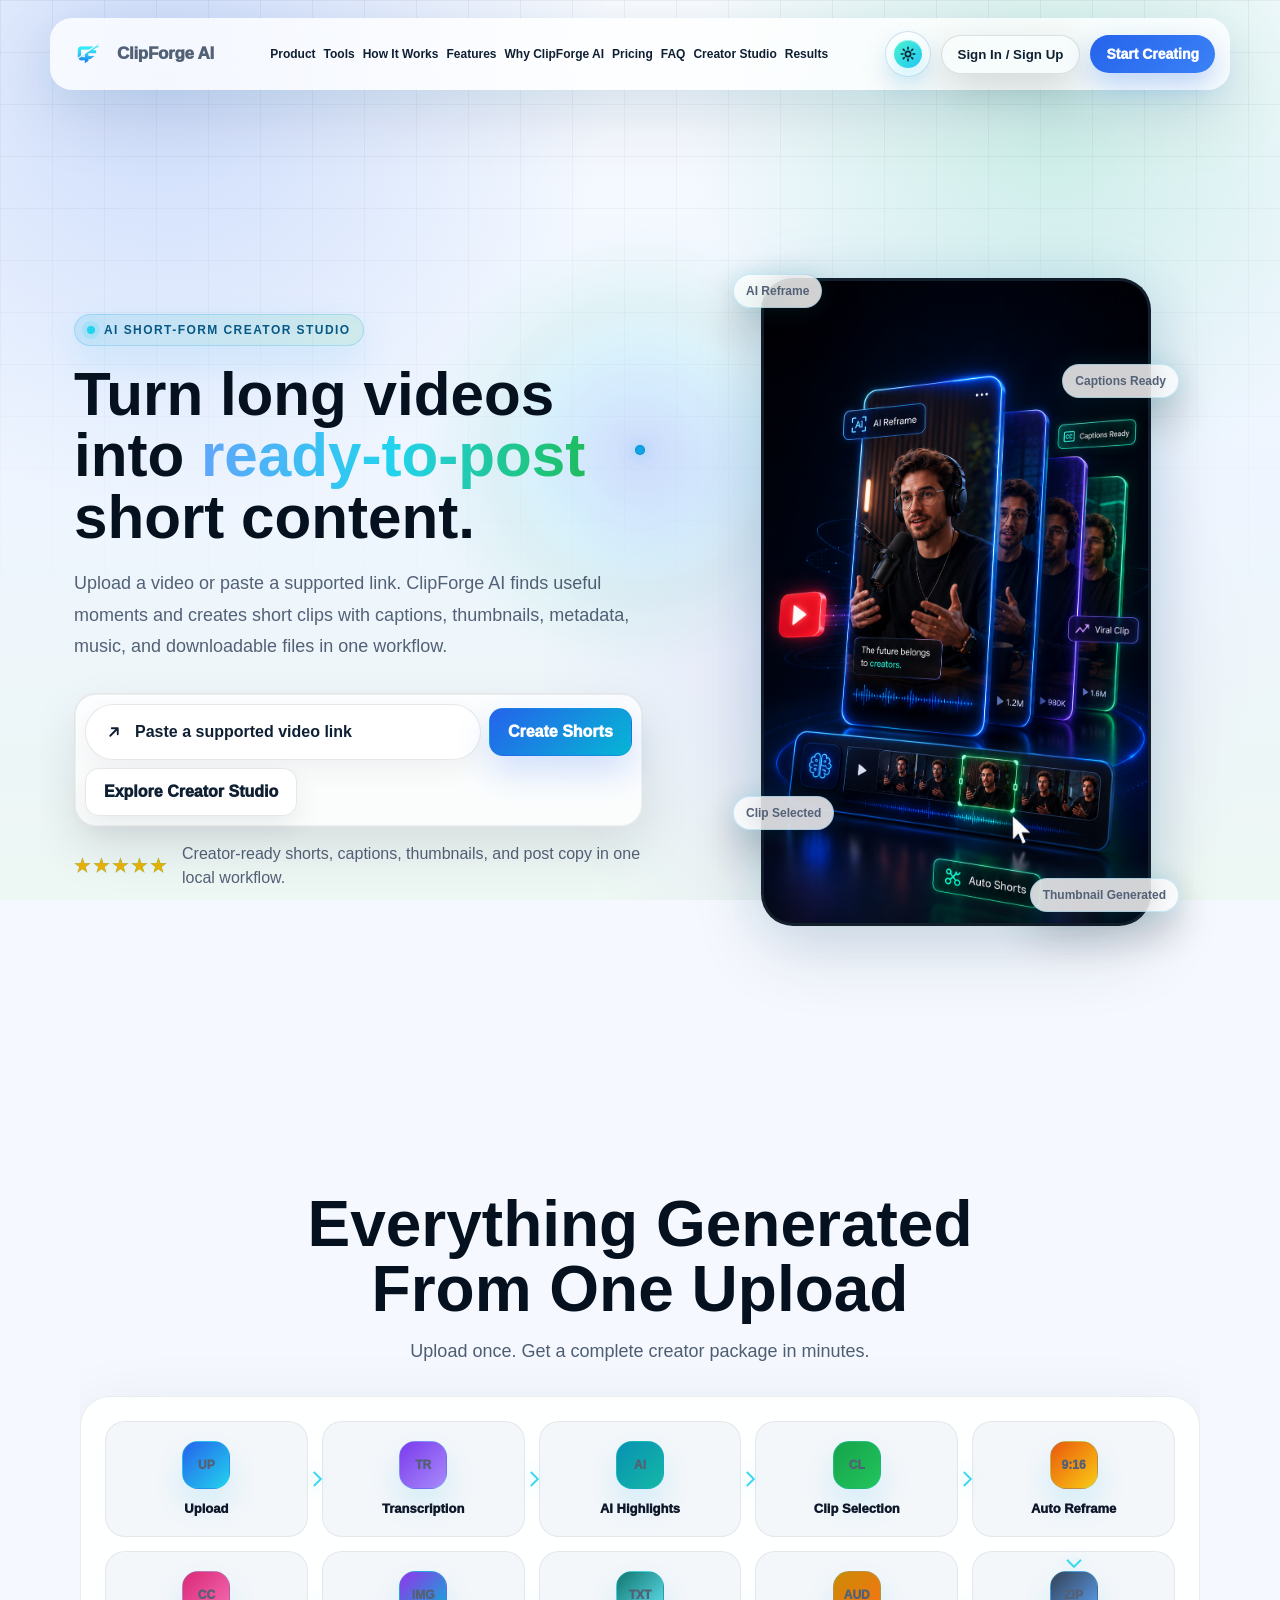
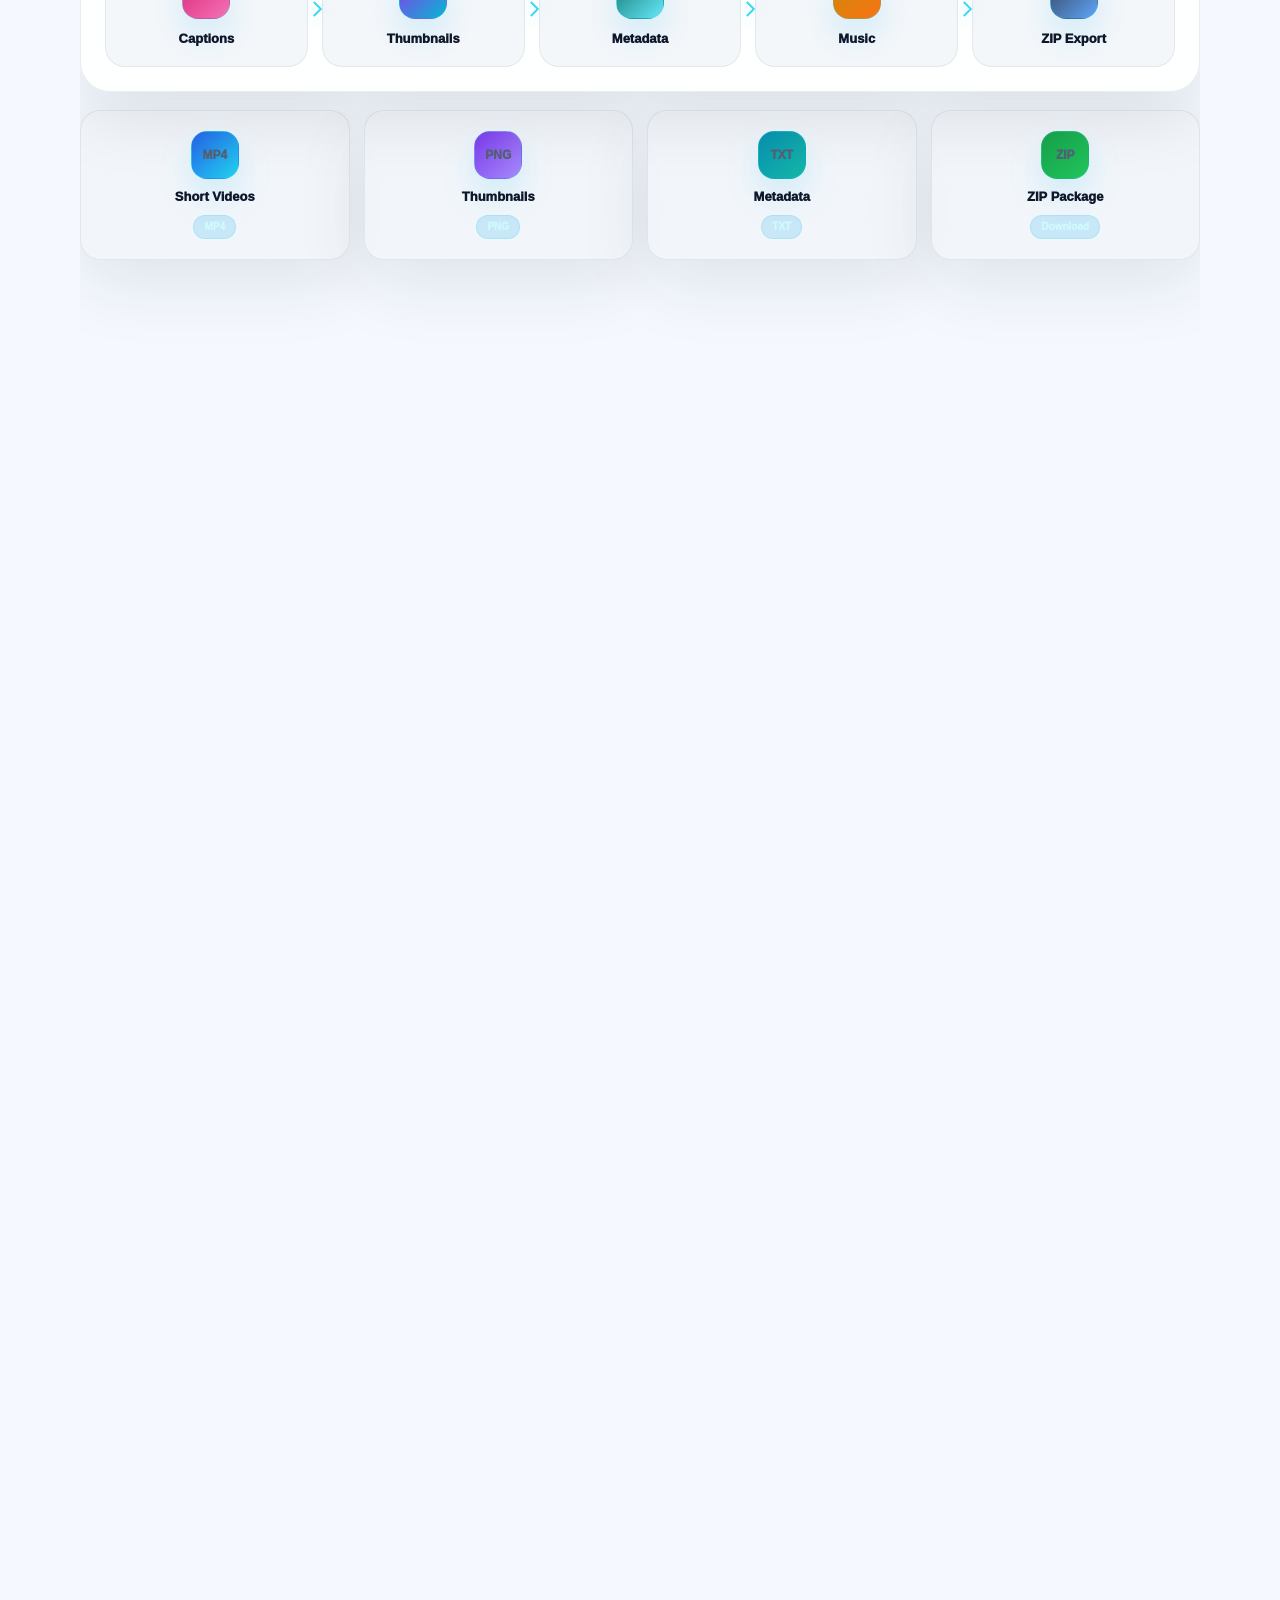
<file: frontend/index.html>
<!-- ClipForge AI file note: Static frontend markup for landing page, Creator Studio, auth modals, progress, pricing, and results UI. -->
<!DOCTYPE html>
<html lang="en">
<head>
  <meta charset="UTF-8" />
  <meta name="viewport" content="width=device-width, initial-scale=1.0" />
  <title>ClipForge AI - AI Shorts Maker</title>
  <meta http-equiv="Cache-Control" content="no-cache, no-store, must-revalidate" />
  <meta http-equiv="Pragma" content="no-cache" />
  <meta http-equiv="Expires" content="0" />
  <link rel="preload" href="./assets/hero-showcase.png" as="image" />
  <link rel="preload" href="./assets/logo.png" as="image" />
  <link rel="stylesheet" href="style.css?v=20260725-profile-center" />
</head>

<body data-theme="dark">
  <div class="site-bg"></div>
  <div class="cursor-glow" aria-hidden="true"></div>
  <div class="cursor-dot" aria-hidden="true"></div>

  <header class="top-nav">
    <a href="#product" class="brand" aria-label="ClipForge AI Home">
      <img src="./assets/logo.png" alt="ClipForge AI Logo" class="brand-logo" width="42" height="42" decoding="async" />
      <span>ClipForge AI</span>
    </a>

    <button class="nav-toggle" type="button" aria-label="Open navigation menu" aria-expanded="false">
      <span></span>
      <span></span>
      <span></span>
    </button>

    <nav class="nav-links" aria-label="Main Navigation">
      <a href="#product">Product</a>
      <a href="#tools">Tools</a>
      <a href="#how-it-works">How It Works</a>
      <a href="#features">Features</a>
      <a href="#why-clipforge">Why ClipForge AI</a>
      <a href="#pricing">Pricing</a>
      <a href="#faq">FAQ</a>
      <a href="#creator">Creator Studio</a>
      <a href="#results">Results</a>
    </nav>

    <div class="nav-actions">
      <button
        class="theme-toggle"
        type="button"
        id="themeToggle"
        aria-label="Switch to light mode"
        title="Switch theme"
      >
        <span class="theme-toggle-icon" aria-hidden="true">
          <svg class="theme-icon theme-icon-sun" viewBox="0 0 24 24" focusable="false">
            <circle cx="12" cy="12" r="4"></circle>
            <path d="M12 2v2.5M12 19.5V22M4.93 4.93l1.77 1.77M17.3 17.3l1.77 1.77M2 12h2.5M19.5 12H22M4.93 19.07l1.77-1.77M17.3 6.7l1.77-1.77"></path>
          </svg>
          <svg class="theme-icon theme-icon-moon" viewBox="0 0 24 24" focusable="false">
            <path d="M21 12.8A8.5 8.5 0 1 1 11.2 3 6.5 6.5 0 0 0 21 12.8Z"></path>
          </svg>
        </span>
        <span class="theme-toggle-text visually-hidden">Theme</span>
      </button>

      <button
        class="login-btn"
        type="button"
        id="loginOpenBtn"
      >
        Login
      </button>

      <a href="#creator" class="nav-cta">
        Start Creating
      </a>
    </div>
  </header>

  <main>
    <section id="product" class="hero-section">
      <div class="hero-left">
        <div class="hero-eyebrow">
          <span class="pulse-dot" aria-hidden="true"></span>
          AI SHORT-FORM CREATOR STUDIO
        </div>

        <h1>
          Turn long videos into
          <span class="hero-gradient-word">ready-to-post</span>
          short content.
        </h1>

        <p>
          Upload a video or paste a supported link. ClipForge AI finds useful moments and creates short clips with captions, thumbnails, metadata, music, and downloadable files in one workflow.
        </p>

        <div class="hero-actions hero-quick-actions">
          <div class="quick-input-card hero-quick-card">
            <div class="quick-input-actions" aria-label="Start creating with a video link, upload, or project input">
              <a
                href="#creator"
                class="quick-link-field"
                onclick="window.startCreatorFlow?.('link')"
              >
                <span class="link-icon" aria-hidden="true">
                  <svg viewBox="0 0 24 24" focusable="false">
                    <path d="M7 17L17 7M9 7h8v8"></path>
                  </svg>
                </span>
                <span>Paste a supported video link</span>
              </a>

              <a
                href="#creator"
                class="quick-input-btn primary"
                onclick="window.startCreatorFlow?.('upload')"
              >
                Create Shorts
              </a>

              <a
                href="#creator"
                class="quick-input-btn secondary"
                onclick="window.startCreatorFlow?.('upload')"
              >
                Explore Creator Studio
              </a>
            </div>

            <div class="quick-rating-row">
              <span class="stars" aria-label="5 star rating"></span>
              <span>Creator-ready shorts, captions, thumbnails, and post copy in one local workflow.</span>
            </div>
          </div>
        </div>
      </div>

      <div class="hero-right">
        <div class="hero-visual-wrap">
          <span class="hero-float-label label-reframe">AI Reframe</span>
          <span class="hero-float-label label-captions">Captions Ready</span>
          <span class="hero-float-label label-clip">Clip Selected</span>
          <span class="hero-float-label label-thumb">Thumbnail Generated</span>
          <div class="hero-image-frame">
            <img
              src="./assets/hero-showcase.png"
              alt="ClipForge AI advanced short video showcase"
              class="hero-showcase-image"
              width="768"
              height="1152"
              decoding="async"
              fetchpriority="high"
            />
          </div>
        </div>
      </div>
    </section>



    <section class="clipforge-proof-section output-stack-section" aria-label="ClipForge output stack">
      <div class="proof-copy output-stack-heading">
        <h2>Everything Generated From One Upload</h2>
        <p>Upload once. Get a complete creator package in minutes.</p>
      </div>

      <div class="output-workflow" aria-label="ClipForge output workflow">
        <article class="output-step-card">
          <span class="output-step-icon">UP</span>
          <strong>Upload</strong>
        </article>

        <article class="output-step-card">
          <span class="output-step-icon">TR</span>
          <strong>Transcription</strong>
        </article>
        <article class="output-step-card">
          <span class="output-step-icon">AI</span>
          <strong>AI Highlights</strong>
        </article>
        <article class="output-step-card">
          <span class="output-step-icon">CL</span>
          <strong>Clip Selection</strong>
        </article>
        <article class="output-step-card">
          <span class="output-step-icon">9:16</span>
          <strong>Auto Reframe</strong>
        </article>
        <article class="output-step-card">
          <span class="output-step-icon">CC</span>
          <strong>Captions</strong>
        </article>
        <article class="output-step-card">
          <span class="output-step-icon">IMG</span>
          <strong>Thumbnails</strong>
        </article>
        <article class="output-step-card">
          <span class="output-step-icon">TXT</span>
          <strong>Metadata</strong>
        </article>
        <article class="output-step-card">
          <span class="output-step-icon">AUD</span>
          <strong>Music</strong>
        </article>
        <article class="output-step-card">
          <span class="output-step-icon">ZIP</span>
          <strong>ZIP Export</strong>
        </article>
      </div>

      <div class="output-package-grid" aria-label="Final output files">
        <article class="output-package-card">
          <span class="output-package-icon">MP4</span>
          <strong>Short Videos</strong>
          <em>MP4</em>
        </article>
        <article class="output-package-card">
          <span class="output-package-icon">PNG</span>
          <strong>Thumbnails</strong>
          <em>PNG</em>
        </article>
        <article class="output-package-card">
          <span class="output-package-icon">TXT</span>
          <strong>Metadata</strong>
          <em>TXT</em>
        </article>
        <article class="output-package-card">
          <span class="output-package-icon">ZIP</span>
          <strong>ZIP Package</strong>
          <em>Download</em>
        </article>
      </div>
    </section>
    <section id="tools" class="tools-section">
      <div class="section-head center">
        <span class="section-kicker">ClipForge Tools</span>
        <h2>Tools</h2>
        <p>
          ClipForge AI combines video clipping, transcription, captions, thumbnails,
          metadata, and exports into one creator-focused workflow.
        </p>
      </div>

      <div class="tools-grid">
        <article class="tool-card available">
          <div class="tool-icon">YT</div>
          <span class="tool-status">Available</span>
          <h3>YouTube Shorts Maker</h3>
          <p>
            Convert long videos into YouTube-ready short clips with captions,
            thumbnails, and posting metadata.
          </p>
        </article>

        <article class="tool-card available">
          <div class="tool-icon">IG</div>
          <span class="tool-status">Available</span>
          <h3>Instagram Reels Maker</h3>
          <p>
            Create vertical reels with platform-ready aspect ratios, styled
            captions, and auto-generated thumbnails.
          </p>
        </article>

        <article class="tool-card available">
          <div class="tool-icon">TK</div>
          <span class="tool-status">Available</span>
          <h3>TikTok Clip Maker</h3>
          <p>
            Generate short, punchy clips designed for fast mobile viewing and
            social media sharing.
          </p>
        </article>

        <article class="tool-card available">
          <div class="tool-icon">IMG</div>
          <span class="tool-status">Available</span>
          <h3>Thumbnail Generator</h3>
          <p>
            Automatically create thumbnails using hook text, overlays, CTA text,
            and thumbnail variations.
          </p>
        </article>

        <article class="tool-card available">
          <div class="tool-icon">CAP</div>
          <span class="tool-status">Available</span>
          <h3>Caption Generator</h3>
          <p>
            Add styled captions, viral presets, keyword highlights, custom fonts,
            and Roman captions.
          </p>
        </article>

        <article class="tool-card available">
          <div class="tool-icon">#</div>
          <span class="tool-status">Available</span>
          <h3>Metadata Generator</h3>
          <p>
            Generate hooks, titles, descriptions, hashtags, and posting-ready
            metadata files.
          </p>
        </article>

        <article class="tool-card soon">
          <div class="tool-icon">AUD</div>
          <span class="tool-status">Coming Soon</span>
          <h3>Audio To Text</h3>
          <p>
            Standalone audio transcription tool for podcasts, lectures, meetings,
            and voice recordings.
          </p>
        </article>

        <article class="tool-card soon">
          <div class="tool-icon">TXT</div>
          <span class="tool-status">Coming Soon</span>
          <h3>Transcript Generator</h3>
          <p>
            Export clean transcripts from videos with timestamps and
            creator-friendly formatting.
          </p>
        </article>
      </div>
    </section>

    <section id="how-it-works" class="how-section">
      <div class="comparison-heading">
        <h2>How It Works</h2>
      </div>

      <div class="how-split-layout">
        <div class="how-steps-side">
          <article class="how-step-row">
            <div class="how-step-number">1</div>
            <div class="how-step-content">
              <h3>Upload or Paste Link</h3>
              <p>
                Start by uploading a local video file or pasting a supported public video link.
                ClipForge AI prepares the content and creates a processing job.
              </p>
            </div>
          </article>

          <article class="how-step-row">
            <div class="how-step-number">2</div>
            <div class="how-step-content">
              <h3>AI Transcribes and Detects Highlights</h3>
              <p>
                ClipForge AI uses transcription and intelligent clip detection to understand
                the content, identify useful moments, and prepare short-form segments.
              </p>
            </div>
          </article>

          <article class="how-step-row">
            <div class="how-step-number">3</div>
            <div class="how-step-content">
              <h3>Edit, Caption, and Package</h3>
              <p>
                The system applies captions, styles, reframing, music, thumbnails, and metadata
                based on your selected settings and output preferences.
              </p>
            </div>
          </article>

          <article class="how-step-row">
            <div class="how-step-number">4</div>
            <div class="how-step-content">
              <h3>Download and Publish</h3>
              <p>
                Preview the final shorts, review thumbnails and metadata, then download the
                complete package and publish faster across major short-form platforms.
              </p>
            </div>
          </article>
        </div>

        <div class="how-visual-side">
          <div class="how-visual-frame">
            <img
              src="./assets/how-it-works-visual.png"
              alt="ClipForge AI workflow visual"
              class="how-visual-image"
              width="900"
              height="1100"
              loading="lazy"
              decoding="async"
            />
          </div>
        </div>
      </div>
    </section>

    <section id="features" class="features-section">
      <div class="section-head center">
        <span class="section-kicker">Core Features</span>
        <h2>Features</h2>
        <p>
          These features are based on the current ClipForge AI backend and MVP pipeline.
        </p>
      </div>

      <div class="features-grid">
        <article class="feature-card">
          <h3>AI Highlight Detection</h3>
          <p>
            Semantic AI, rule-based chunks, manual ranges, and simple auto segmentation
            help find useful clips.
          </p>
        </article>

        <article class="feature-card">
          <h3>Raw Footage Mode</h3>
          <p>
            Designed for podcasts, lectures, interviews, vlogs, and long recordings
            with silence-based clip discovery.
          </p>
        </article>

        <article class="feature-card">
          <h3>Faster-Whisper Transcription</h3>
          <p>
            Speech is converted into text for captions, metadata, highlight detection,
            and content understanding.
          </p>
        </article>

        <article class="feature-card">
          <h3>Viral Caption Presets</h3>
          <p>
            Uppercase captions, highlighted keywords, custom fonts, position control,
            and fade animations.
          </p>
        </article>

        <article class="feature-card">
          <h3>Roman Captions</h3>
          <p>
            Supports Roman caption workflow for Urdu/Hindi style content where
            romanized subtitles are useful.
          </p>
        </article>

        <article class="feature-card">
          <h3>Style-Aware Editing</h3>
          <p>
            Choose podcast, gaming, horror, meme, motivational, educational, funny,
            or custom editing style.
          </p>
        </article>

        <article class="feature-card">
          <h3>Music Recommendation</h3>
          <p>
            Background music can be selected by category and balanced with speech
            using volume controls.
          </p>
        </article>

        <article class="feature-card">
          <h3>Auto Thumbnail Generator</h3>
          <p>
            Generate thumbnails with overlays, hook text, CTA text, and reusable
            thumbnail templates.
          </p>
        </article>

        <article class="feature-card">
          <h3>Metadata Generator</h3>
          <p>
            Generate hooks, titles, descriptions, hashtags, and ready-to-use
            posting metadata.
          </p>
        </article>

        <article class="feature-card">
          <h3>Custom Fonts</h3>
          <p>
            Add fonts manually, use font presets, and style captions for
            brand-specific short videos.
          </p>
        </article>

        <article class="feature-card">
          <h3>Multi-Platform Aspect Ratios</h3>
          <p>
            Export shorts for 9:16, 16:9, 1:1, and 4:5 formats depending on
            the platform.
          </p>
        </article>

        <article class="feature-card">
          <h3>ZIP Export</h3>
          <p>
            Download generated shorts, thumbnails, metadata, and output files
            together in one package.
          </p>
        </article>
      </div>
    </section>

    <section id="why-clipforge" class="why-section benchmark-section">
      <div class="comparison-heading benchmark-heading">
        <h2>Why ClipForge AI</h2>
        <p>Compare ClipForge AI with leading AI short-video tools.</p>
      </div>

      <div class="benchmark-selector" role="tablist" aria-label="Choose a short-video tool to compare">
        <button class="benchmark-pill active" type="button" data-benchmark-target="opusclip" role="tab" aria-selected="true">OpusClip</button>
        <button class="benchmark-pill" type="button" data-benchmark-target="submagic" role="tab">Submagic</button>
        <button class="benchmark-pill" type="button" data-benchmark-target="munch" role="tab">Munch</button>
        <button class="benchmark-pill" type="button" data-benchmark-target="wayin" role="tab">Wayin</button>
        <button class="benchmark-pill" type="button" data-benchmark-target="autoshorts" role="tab">AutoShorts</button>
      </div>

      <div class="benchmark-card-grid" aria-live="polite">
        <article class="benchmark-card clipforge-card">
          <div class="benchmark-card-top">
            <span class="benchmark-logo clipforge-logo">CF</span>
            <div>
              <span class="benchmark-label">CLIPFORGE AI</span>
              <h3>ClipForge AI</h3>
            </div>
          </div>
          <p>All-in-one workflow for turning long videos into complete short-form content packages.</p>
          <div class="benchmark-summary-grid" id="benchmarkClipforgeSummary"></div>
          <div class="benchmark-feature-list clipforge-feature-list" id="benchmarkClipforgeFeatures"></div>
        </article>

        <article class="benchmark-card competitor-card" id="benchmarkCompetitorCard">
          <div class="benchmark-card-top">
            <span class="benchmark-logo" id="benchmarkCompetitorLogo">OC</span>
            <div>
              <span class="benchmark-label">Selected competitor</span>
              <h3 id="benchmarkCompetitorName">OpusClip</h3>
            </div>
          </div>
          <p id="benchmarkCompetitorDescription">AI clipping tool focused on turning long videos into shorter social clips.</p>
          <div class="benchmark-summary-grid" id="benchmarkCompetitorSummary"></div>
          <div class="benchmark-feature-list" id="benchmarkCompetitorFeatures"></div>
          <div class="benchmark-wins" id="benchmarkWins"></div>
        </article>
      </div>

      <p class="benchmark-disclaimer">Competitor information is based on publicly available product pages and may change over time. Feature availability may vary by pricing plan.</p>

      <div class="switch-reasons">
        <h3>Why creators switch to ClipForge</h3>
        <div class="switch-reason-grid">
          <article>
            <span class="reason-icon">01</span>
            <h4>All-in-One Workflow</h4>
            <p>Upload -> Clip -> Caption -> Thumbnail -> Metadata -> ZIP.</p>
          </article>
          <article>
            <span class="reason-icon">02</span>
            <h4>Built for Creators</h4>
            <p>Creator Studio keeps clipping, styling, exports, and files in one workflow.</p>
          </article>
          <article>
            <span class="reason-icon">03</span>
            <h4>Supports Regional Creators</h4>
            <p>English, Roman Urdu, Roman Hindi, and Punjabi-friendly workflows.</p>
          </article>
          <article>
            <span class="reason-icon">04</span>
            <h4>Growing Platform</h4>
            <p>Roadmap includes publishing, analytics, teams, cloud, and API.</p>
          </article>
        </div>
      </div>
    </section>

    <section id="pricing" class="pricing-section">
      <div class="pricing-heading">
        <h2>Choose a plan</h2>

        <div class="billing-toggle-wrap" aria-label="Billing options">
          <span class="billing-label active" id="monthlyLabel" role="button" tabindex="0">Monthly</span>

          <label class="billing-switch" aria-label="Toggle yearly billing">
            <input type="checkbox" id="billingToggle" checked />
            <span></span>
          </label>

          <span class="billing-label" id="yearlyLabel" role="button" tabindex="0">Yearly</span>
        </div>

        <p class="yearly-save-text">Save up to 40% with annual billing.</p>
      </div>

      <div class="credits-note">
        <div>
          <strong>Credit Rule</strong>
          <span>1 credit = 1 minute of uploaded video processing</span>
        </div>
        <div>
          <strong>Included output</strong>
          <span>Generating captions, thumbnails, metadata, and ZIP files does not consume extra processing credits.</span>
        </div>
        <div>
          <strong>Examples</strong>
          <span>15-minute video = 15 credits | 45-minute podcast = 45 credits | 90-minute webinar = 90 credits</span>
        </div>
      </div>

      <div class="pricing-grid">
        <article class="price-card monthly-only-plan" data-plan-card data-monthly-only="true">
          <span class="plan-label">Free</span>
          <h3>Free</h3>
          <p class="price">$0<span>/month</span></p>
          <p class="credit-line">30 credits/month</p>
          <p class="billing-note monthly-only-note">For testing ClipForge AI with short videos and basic exports.</p>
          <ul>
            <li>30 minutes of video processing per month</li>
            <li>Maximum 10-minute input video</li>
            <li>Maximum 3 generated shorts per month</li>
            <li>720p export</li>
            <li>Basic AI highlight detection</li>
            <li>Fixed-duration clipping</li>
            <li>Basic captions and caption presets</li>
            <li>Basic metadata generation</li>
            <li>1 thumbnail variation per short</li>
            <li>Shorts, metadata, and ZIP preview/export</li>
            <li>3-day project storage</li>
            <li>Watermark included</li>
            <li class="not-included">Semantic advanced clipping - Not Included</li>
            <li class="not-included">Raw Footage Mode - Not Included</li>
            <li class="not-included">Custom fonts - Not Included</li>
            <li class="not-included">Roman caption cleanup - Not Included</li>
            <li class="not-included">Advanced editing styles - Not Included</li>
            <li class="not-included">Priority processing - Not Included</li>
          </ul>
          <a href="#creator" class="plan-btn">Start Free</a>
        </article>

        <article class="price-card highlighted" data-plan-card>
          <span class="plan-label">Most Popular</span>
          <h3>Creator</h3>
          <p class="price dynamic-price" data-monthly-price="$15" data-yearly-price="$9" data-monthly-period="/month" data-yearly-period="/month">$15<span>/month</span></p>
          <p class="credit-line dynamic-credits" data-monthly-credits="150 credits/month" data-yearly-credits="1,800 credits/year">150 credits/month</p>
          <p class="billing-note" data-monthly-note="For individual creators who need watermark-free short clips and complete content packages." data-yearly-note="$108 billed annually. Includes 1,800 yearly processing credits.">For individual creators who need watermark-free short clips and complete content packages.</p>
          <ul>
            <li>150 minutes of video processing per month</li>
            <li>Maximum 45-minute input video</li>
            <li>Maximum 50 generated shorts per month</li>
            <li>1080p export</li>
            <li>No watermark</li>
            <li>AI highlight detection</li>
            <li>Semantic, manual, and fixed-duration clipping</li>
            <li>Styled caption presets and font presets</li>
            <li>Roman Urdu/Hindi/Punjabi caption workflow</li>
            <li>Vertical auto reframe and talking-head face-center reframe</li>
            <li>Music categories and smart music recommendation</li>
            <li>3 thumbnail variations per short</li>
            <li>Metadata generation with titles, hooks, descriptions, hashtags, and CTA</li>
            <li>Language-aware metadata</li>
            <li>Transcript cache, progress tracking, and resume job support</li>
            <li>ZIP export</li>
            <li>30-day project storage</li>
            <li class="coming-soon-feature">Direct publishing - Coming Soon</li>
            <li class="coming-soon-feature">Social scheduling - Coming Soon</li>
          </ul>
          <a href="javascript:void(0)" onclick="alert('Creator plan payment system coming soon')" class="plan-btn">Choose Creator</a>
        </article>

        <article class="price-card" data-plan-card>
          <span class="plan-label">Advanced</span>
          <h3>Pro</h3>
          <p class="price dynamic-price" data-monthly-price="$29" data-yearly-price="$17.4" data-monthly-period="/month" data-yearly-period="/month">$29<span>/month</span></p>
          <p class="credit-line dynamic-credits" data-monthly-credits="400 credits/month" data-yearly-credits="4,800 credits/year">400 credits/month</p>
          <p class="billing-note" data-monthly-note="For serious creators, podcasters, educators, marketers, and editors who need more control." data-yearly-note="$208.8 billed annually. Includes 4,800 yearly processing credits.">For serious creators, podcasters, educators, marketers, and editors who need more control.</p>
          <ul>
            <li>Everything in Creator</li>
            <li>400 minutes of video processing per month</li>
            <li>Maximum 2-hour input video</li>
            <li>Maximum 200 generated shorts per month</li>
            <li>1080p high-quality export</li>
            <li>Raw Footage Mode</li>
            <li>Multiple video upload</li>
            <li>Advanced editing style presets</li>
            <li>Custom caption fonts and styling</li>
            <li>Manual clip range builder</li>
            <li>More thumbnail variations</li>
            <li>Structured metadata files</li>
            <li>Faster processing queue</li>
            <li>Longer project history</li>
            <li>Priority support</li>
            <li>90-day project storage</li>
            <li class="coming-soon-feature">Virality score - Coming Soon</li>
            <li class="coming-soon-feature">Hook strength score - Coming Soon</li>
            <li class="coming-soon-feature">Silence removal - Coming Soon</li>
            <li class="coming-soon-feature">Filler word removal - Coming Soon</li>
            <li class="coming-soon-feature">Speaker tracking - Coming Soon</li>
            <li class="coming-soon-feature">Brand kit - Coming Soon</li>
            <li class="coming-soon-feature">Publishing and scheduling - Coming Soon</li>
            <li class="coming-soon-feature">Analytics dashboard - Coming Soon</li>
          </ul>
          <a href="javascript:void(0)" onclick="alert('Pro plan payment system coming soon')" class="plan-btn">Choose Pro</a>
        </article>

        <article class="price-card" data-plan-card>
          <span class="plan-label">Agency</span>
          <h3>Agency</h3>
          <p class="price dynamic-price" data-monthly-price="$79" data-yearly-price="$47.4" data-monthly-period="/month" data-yearly-period="/month">$79<span>/month</span></p>
          <p class="credit-line dynamic-credits" data-monthly-credits="1200 credits/month" data-yearly-credits="14,400 credits/year">1200 credits/month</p>
          <p class="billing-note" data-monthly-note="For agencies, editors, social media teams, and bulk client workflows." data-yearly-note="$568.8 billed annually. Includes 14,400 yearly processing credits.">For agencies, editors, social media teams, and bulk client workflows.</p>
          <ul>
            <li>Everything in Pro</li>
            <li>1200 minutes of video processing per month</li>
            <li>Maximum 3-hour input video</li>
            <li>Maximum 800 generated shorts per month</li>
            <li>No watermark</li>
            <li>Bulk processing support</li>
            <li>Highest processing priority</li>
            <li>Extended project history</li>
            <li>Priority support</li>
            <li>Agency-ready export packages</li>
            <li>Custom monthly credit requests</li>
            <li>180-day project storage</li>
            <li class="coming-soon-feature">3 team seats - Coming Soon</li>
            <li class="coming-soon-feature">Team workspaces - Coming Soon</li>
            <li class="coming-soon-feature">User roles and permissions - Coming Soon</li>
            <li class="coming-soon-feature">Client folders - Coming Soon</li>
            <li class="coming-soon-feature">Client review links - Coming Soon</li>
            <li class="coming-soon-feature">Approval workflow - Coming Soon</li>
            <li class="coming-soon-feature">Brand kits - Coming Soon</li>
            <li class="coming-soon-feature">Agency templates - Coming Soon</li>
            <li class="coming-soon-feature">Social scheduling - Coming Soon</li>
            <li class="coming-soon-feature">Social analytics - Coming Soon</li>
            <li class="coming-soon-feature">API access - Coming Soon</li>
            <li class="coming-soon-feature">White-label exports - Coming Soon</li>
          </ul>
          <a href="javascript:void(0)" onclick="alert('Agency sales contact system coming soon')" class="plan-btn">Contact Sales</a>
        </article>
      </div>

      <div class="custom-credits-section">
        <div class="pricing-heading small">
          <h2>Need more credits?</h2>
          <p>Extra credits are added to your account and used after your monthly plan credits.</p>
        </div>

        <div class="credit-pack-grid">
          <article class="credit-pack-card">
            <span>Starter Boost</span>
            <h3>+100 Credits</h3>
            <p class="pack-price">$10</p>
            <p>Good for small extra projects and short monthly overflow.</p>
            <a href="javascript:void(0)" onclick="alert('Credit packs purchase flow coming soon')">Buy Credits</a>
          </article>

          <article class="credit-pack-card">
            <span>Creator Boost</span>
            <h3>+300 Credits</h3>
            <p class="pack-price">$25</p>
            <p>Best for creators processing extra podcasts, interviews, or lectures.</p>
            <a href="javascript:void(0)" onclick="alert('Credit packs purchase flow coming soon')">Buy Credits</a>
          </article>

          <article class="credit-pack-card popular-pack">
            <span>Best Value</span>
            <h3>Pro Boost</h3>
            <p class="credit-line">+700 Credits</p>
            <p class="pack-price">$49</p>
            <p>Best value for frequent creators, editors, and weekly content batches.</p>
            <a href="javascript:void(0)" onclick="alert('Credit packs purchase flow coming soon')">Buy Credits</a>
          </article>

          <article class="credit-pack-card">
            <span>Agency Boost</span>
            <h3>+1500 Credits</h3>
            <p class="pack-price">$99</p>
            <p>For agencies, teams, and client-heavy monthly production workflows.</p>
            <a href="javascript:void(0)" onclick="alert('Credit packs purchase flow coming soon')">Buy Credits</a>
          </article>
        </div>

        <div class="enterprise-credits">
          <div>
            <h3>Need custom monthly credits?</h3>
            <p>For large teams, schools, media companies, and agencies, custom credit limits and workflow support can be discussed for future plans.</p>
          </div>
          <a href="javascript:void(0)" onclick="alert('Custom credits contact form coming soon')">Request Custom Credits</a>
        </div>
      </div>
    </section>

    <section id="faq" class="faq-section">
      <div class="faq-heading-wrap">
        <h2>Frequently Asked Questions</h2>
      </div>

      <div class="faq-accordion">
        <details class="faq-item" open>
          <summary>
            <span>How is ClipForge AI different from a normal video editor?</span>
            <span class="faq-icon"></span>
          </summary>
          <div class="faq-answer">
            <p>
              A normal editor helps you cut videos manually. ClipForge AI is built to handle
              the full short-form workflow: upload or paste a link, transcribe the video,
              find useful moments, generate short clips, add captions, create thumbnails,
              write metadata, and prepare a ZIP download package. The goal is to reduce
              editing time and give creators a ready-to-use content package.
            </p>
          </div>
        </details>

        <details class="faq-item">
          <summary>
            <span>What do I get after one video is processed?</span>
            <span class="faq-icon"></span>
          </summary>
          <div class="faq-answer">
            <p>
              After processing, ClipForge AI can generate short videos, captions, thumbnails,
              hook text, titles, descriptions, hashtags, metadata files, and a downloadable
              ZIP package. This means you are not only getting clips Ã¢â‚¬â€ you are getting the
              supporting content needed to publish faster on YouTube Shorts, TikTok,
              Instagram Reels, and Facebook Reels.
            </p>
          </div>
        </details>

        <details class="faq-item">
          <summary>
            <span>How do ClipForge AI credits work?</span>
            <span class="faq-icon"></span>
          </summary>
          <div class="faq-answer">
            <p>
              The planned credit system is simple: 1 credit equals 1 minute of uploaded video
              processing. For example, a 45-minute podcast will use 45 credits. Captions,
              thumbnails, metadata, and ZIP export are included in the same processing job,
              so users do not need to calculate every small output separately.
            </p>
          </div>
        </details>

        <details class="faq-item">
          <summary>
            <span>Can ClipForge AI handle podcasts, interviews, and raw footage?</span>
            <span class="faq-icon"></span>
          </summary>
          <div class="faq-answer">
            <p>
              Yes, ClipForge AI is being designed for long-form content such as podcasts,
              interviews, lectures, webinars, vlogs, and talking-head recordings. Raw Footage
              Mode is part of the roadmap and MVP direction, with the goal of finding useful
              speech-rich moments from longer recordings and turning them into short-form clips.
            </p>
          </div>
        </details>

        <details class="faq-item">
          <summary>
            <span>Which plan should I choose?</span>
            <span class="faq-icon"></span>
          </summary>
          <div class="faq-answer">
            <p>
              Free is best for testing. Creator is best for individual creators who need
              watermark-free shorts, captions, thumbnails, metadata, and ZIP export. Pro is
              better for serious creators, podcasters, educators, and marketers who need more
              credits, raw footage support, custom styling, and priority features. Agency is
              for teams, editors, and bulk content workflows.
            </p>
          </div>
        </details>
      </div>
    </section>

    <section id="creator" class="creator-section">
      <div class="creator-section-heading">
        <h2>Creator Studio</h2>
      </div>

      <div class="studio-shell creator-flow-shell">
        <aside class="creator-stepper" aria-label="Creator Studio steps">
          <button class="creator-step active" type="button" data-step="1"><span class="step-mark">1</span><span><strong>Input Source</strong><small>Upload or paste link</small></span></button>
          <button class="creator-step locked" type="button" data-step="2"><span class="step-mark">2</span><span><strong>Output Setup</strong><small>Mode, ratio, quality</small></span></button>
          <button class="creator-step locked" type="button" data-step="3"><span class="step-mark">3</span><span><strong>Captions & Style</strong><small>Fonts and polish</small></span></button>
          <button class="creator-step locked" type="button" data-step="4"><span class="step-mark">4</span><span><strong>Music & Package</strong><small>Audio and summary</small></span></button>
          <button class="creator-step locked" type="button" data-step="5"><span class="step-mark">5</span><span><strong>Generate</strong><small>Start processing</small></span></button>
        </aside>

        <div class="creator-flow-main">
          <section class="creator-step-panel active" data-step-panel="1">
            <div class="panel-heading"><h3>Choose Your Input</h3><p>Start with one video, multiple videos, or a supported public link.</p></div>
            <section class="input-tabs input-choice-tabs"><button id="uploadTab" class="tab active" type="button">Upload Video</button><button id="linkTab" class="tab" type="button">Paste Link</button></section>
            <section id="uploadBox" class="input-box upload-drop">
  <label for="videoFile">Upload Video</label>
  <input type="file" id="videoFile" accept="video/*" multiple />
  <small>Select one video, or choose multiple videos for batch processing.</small>
  <div class="project-input-picker">
    <div>
      <strong>Project input folder</strong>
      <span id="projectInputRoot">Uses this backend project's data/input folder.</span>
    </div>
    <button type="button" id="refreshProjectInputBtn">Refresh Project Videos</button>
    <div id="projectInputList" class="project-input-list" aria-live="polite"></div>
  </div>
</section>
            <section id="linkBox" class="input-box hidden"><label for="videoUrl">Video Link</label><input type="text" id="videoUrl" placeholder="Paste YouTube or public video link" /><small>Paste a supported public video link and let ClipForge download it.</small></section>
            <div class="step-actions"><button type="button" class="flow-next-btn" data-next-step="2" disabled>Continue</button></div>
          </section>

          <section class="creator-step-panel" data-step-panel="2">
            <div class="panel-heading"><h3>Basic Output Setup</h3><p>Choose how ClipForge should find and format your shorts.</p></div>
            <section class="grid flow-grid">
              <div><label for="segmentMode">Segment Mode</label><select id="segmentMode"><option value="semantic_ai">Semantic AI</option><option value="fixed_duration">Fixed Duration</option><option value="manual">Manual Ranges</option><option value="raw_footage">Raw Footage</option></select></div>
              <div><label for="platform">Target Platform</label><select id="platform"><option value="youtube">YouTube Shorts</option><option value="instagram">Instagram Reels</option><option value="tiktok">TikTok</option></select></div>
              <div><label for="aspectRatio">Aspect Ratio</label><select id="aspectRatio"><option value="9:16">9:16 Shorts</option><option value="16:9">16:9 Wide</option><option value="1:1">1:1 Square</option><option value="4:5">4:5 Feed</option></select></div>
              <div><label for="outputResolution">Output Quality</label><select id="outputResolution"><option value="1080p">1080p Full HD</option><option value="720p">720p HD</option><option value="480p">480p Small File</option></select></div>
            </section>
            <section class="advanced flow-conditional-row">
              <div class="mode-extra" data-mode-extra="fixed_duration"><label for="clipDuration">Fixed Duration Seconds</label><input type="number" id="clipDuration" value="45" min="5" step="5" /><small>Example: 60 = 1 minute, 90 = 1 min 30 sec</small></div>
              <div class="mode-extra manual-builder" data-mode-extra="manual">
                <input type="hidden" id="manualRanges" />
                <div class="manual-builder-head">
                  <div>
                    <label>Manual Clip Builder</label>
                    <small>Create exact clip ranges. ClipForge will use these ranges instead of AI selection.</small>
                  </div>
                  <span id="manualRangeCount">0 clips</span>
                </div>

                <div class="manual-builder-grid">
                  <div class="manual-preview-wrap">
                    <video id="manualPreviewVideo" class="manual-preview-video" controls muted preload="metadata"></video>
                    <p id="manualPreviewHint">Select an uploaded video to use current playback time, or type times manually.</p>
                  </div>

                  <div class="manual-range-controls">
                    <div class="manual-time-grid">
                      <div>
                        <label for="manualStartTime">Start</label>
                        <input id="manualStartTime" type="text" placeholder="00:10" inputmode="numeric" />
                        <button type="button" class="mini-time-btn" id="setManualStartBtn">Use current</button>
                      </div>
                      <div>
                        <label for="manualEndTime">End</label>
                        <input id="manualEndTime" type="text" placeholder="00:45" inputmode="numeric" />
                        <button type="button" class="mini-time-btn" id="setManualEndBtn">Use current</button>
                      </div>
                    </div>

                    <div class="manual-actions-row">
                      <button type="button" id="addManualRangeBtn">Add Clip</button>
                      <button type="button" id="clearManualRangesBtn" class="secondary-mini-btn">Clear</button>
                    </div>

                    <p id="manualRangeMessage" class="manual-range-message">Backend format will be generated automatically.</p>
                  </div>
                </div>

                <div id="manualRangeList" class="manual-range-list" aria-live="polite"></div>
              </div>
              <div class="mode-extra raw-note" data-mode-extra="raw_footage"><strong>Raw Footage Mode</strong><span>Best for podcasts, interviews, lectures, webinars, and long talking-head recordings.</span></div>
            </section>
            <div class="step-actions"><button type="button" class="flow-back-btn" data-prev-step="1">Back</button><button type="button" class="flow-next-btn" data-next-step="3">Continue</button></div>
          </section>

          <section class="creator-step-panel" data-step-panel="3">
            <div class="panel-heading"><h3>Editing Setup</h3><p>Use a ready style, or switch to custom and control every detail yourself.</p></div>
            <section class="caption-style-studio">
              <div class="caption-style-controls">
                <section class="editing-mode-card">
                  <select id="editingWorkflow" class="workflow-hidden-select" aria-label="Editing setup"><option value="" selected>Choose editing setup</option><option value="custom">Custom Editing</option><option value="style">Smart Editing Style</option></select>
                  <div class="editing-choice-grid" aria-label="Choose editing setup">
                    <button type="button" class="editing-choice-card" data-editing-workflow="custom"><span>Manual control</span><strong>Custom Editing</strong><small>Fine-tune captions, filter, music, font, case, and position yourself.</small></button>
                    <button type="button" class="editing-choice-card" data-editing-workflow="style"><span>One-click setup</span><strong>Smart Editing Style</strong><small>Pick a content style and ClipForge auto-selects captions, filter, and music.</small></button>
                  </div>
                  <div class="style-editing-option editing-dependent"><label for="editingStyle">Choose Style</label><select id="editingStyle"><option value="" selected>Choose a style</option><option value="podcast">Podcast / Interview</option><option value="educational">Educational</option><option value="tutorial">Tutorial / How-to</option><option value="motivational">Motivational</option><option value="romantic">Romantic</option><option value="sad">Sad / Emotional</option><option value="love">Love Story</option><option value="business">Business</option><option value="marketing">Marketing / Sales</option><option value="gaming">Gaming</option><option value="funny">Funny / Comedy</option><option value="meme">Meme / Viral</option><option value="horror">Horror / Suspense</option><option value="cinematic">Cinematic</option><option value="documentary">Documentary</option><option value="news">News / Commentary</option><option value="lifestyle">Lifestyle / Vlog</option><option value="fitness">Fitness / Sports</option></select></div>
                  <div id="styleAppliedSummary" class="style-applied-summary editing-dependent"></div>
                </section>
                <section class="grid flow-grid caption-control-grid custom-editing-option editing-dependent">
                  <div><label for="captions">Captions</label><select id="captions"><option value="true">On</option><option value="false">Off</option></select></div>
                  <div class="caption-option"><label for="captionSize">Caption Size</label><select id="captionSize"><option value="extra_small">Extra Small</option><option value="small">Small</option><option value="medium" selected>Medium</option><option value="large">Large</option><option value="extra_large">Extra Large</option></select></div>
                  <div class="caption-option"><label for="captionPosition">Caption Position</label><select id="captionPosition"><option value="bottom_center">Bottom Center</option><option value="center">Center</option><option value="top_center">Top Center</option></select></div>
                  <div class="caption-option"><label for="fontFamily">Font Family</label><select id="fontFamily"><option value="preset">Preset Default</option><option value="Montserrat">Montserrat</option><option value="Poppins">Poppins</option><option value="Raleway">Raleway</option><option value="Anton">Anton</option><option value="Bebas Neue">Bebas Neue</option><option value="Oswald">Oswald</option><option value="Archivo Black">Archivo Black</option><option value="Luckiest Guy">Luckiest Guy</option><option value="Fredoka">Fredoka</option></select></div><div class="caption-option"><label for="captionCase">Letter Case</label><select id="captionCase"><option value="preset">Preset Style</option><option value="normal">Normal</option><option value="uppercase">Uppercase</option><option value="lowercase">Lowercase</option></select></div>
                  <div class="caption-option hidden-select-wrap"><label for="fontPreset">Font Preset</label><select id="fontPreset"><option value="clean_white">Clean White</option><option value="bold_yellow">Bold Yellow</option><option value="podcast_blue">Podcast Blue</option><option value="gaming_neon">Gaming Neon</option><option value="horror_red">Horror Red</option><option value="meme_big">Meme Big</option><option value="viral_dynamic">Viral Dynamic</option><option value="creator_pop">Creator Pop</option><option value="scroll_stopper">Scroll Stopper</option><option value="soft_glow">Soft Glow</option></select></div>
                  <div><label for="reframe">Reframe</label><select id="reframe"><option value="off">Off</option><option value="on">On</option></select></div>
                  <div><label for="filterPreset">Filter</label><select id="filterPreset"><option>Natural Enhance (Recommended)</option><option>Punchy + Clear</option><option>Cool Modern</option><option>Warm Cinematic</option><option>Black & White (Mono)</option><option>None (No Filter)</option></select></div>
                </section>

                <section class="caption-option caption-preset-picker custom-editing-option editing-dependent" aria-label="Caption font presets">
                  <div class="caption-picker-head">
                    <strong>Font Presets</strong>
                    <span>Live preview</span>
                  </div>
                  <div id="captionPresetGrid" class="caption-preset-grid"></div>
                </section>
              </div>

              <aside class="caption-live-preview caption-option editing-dependent" aria-label="Caption preview">
                <div class="preview-phone">
                  <div class="preview-video-frame">
                                        <video id="captionPreviewVideo" class="caption-preview-video" muted playsinline loop preload="metadata"></video>
<div class="preview-subject"></div>
                    <div id="captionPreviewText" class="preview-caption preview-pos-bottom_center preview-style-clean_white">
                      <span>TO GET</span>
                      <strong>STARTED</strong>
                    </div>
                  </div>
                  <div class="preview-scrub"><span></span></div>
                </div>
                <div class="caption-preview-meta">
                  <strong id="captionPreviewName">Clean White</strong>
                  <span id="captionPreviewDetails">Montserrat - Medium - Bottom Center</span><em id="captionPreviewStyleState">Custom editing preview</em>
                </div>
              </aside>
            </section>
            <div class="step-actions"><button type="button" class="flow-back-btn" data-prev-step="2">Back</button><button type="button" class="flow-next-btn" data-next-step="4" id="styleContinueBtn" disabled>Continue</button></div>
          </section>
          <section class="creator-step-panel" data-step-panel="4">
            <div class="panel-heading"><h3>Music & Package</h3><p>Pick music options and review the final package before processing.</p></div>
            <section class="grid flow-grid">
              <div class="custom-editing-option"><label for="musicEnabled">Music</label><select id="musicEnabled"><option value="false">Off</option><option value="true">On</option></select></div>
              <div class="music-option custom-editing-option"><label for="musicCategory">Music Category</label><select id="musicCategory"><option value="none">None</option><option value="auto">AI Auto</option><option value="podcast">Podcast / Interview</option><option value="educational">Educational</option><option value="tutorial">Tutorial / How-to</option><option value="motivational">Motivational</option><option value="romantic">Romantic</option><option value="sad">Sad / Emotional</option><option value="love">Love Story</option><option value="business">Business</option><option value="marketing">Marketing / Sales</option><option value="gaming">Gaming</option><option value="funny">Funny / Comedy</option><option value="meme">Meme / Viral</option><option value="horror">Horror / Suspense</option><option value="cinematic">Cinematic</option><option value="documentary">Documentary</option><option value="news">News / Commentary</option><option value="lifestyle">Lifestyle / Vlog</option><option value="fitness">Fitness / Sports</option><option value="calm">Calm Background</option><option value="energetic">Energetic Beat</option></select></div>
              <div class="music-option custom-editing-option music-volume-control"><div class="music-control-head"><label for="musicVolume">Music Volume</label><output id="musicVolumeValue" for="musicVolume">20%</output></div><input type="range" id="musicVolume" value="0.20" step="0.05" min="0" max="1" /></div>
              <div class="music-option custom-editing-option music-preview-card"><div><strong>Music Preview</strong><span id="musicPreviewStatus">Choose a music category to preview.</span></div><audio id="musicPreviewAudio" controls preload="none"></audio><div id="musicTrackList" class="music-track-list" aria-label="Music tracks"></div></div>
            </section>
            <div class="step-actions"><button type="button" class="flow-back-btn" data-prev-step="3">Back</button><button type="button" class="flow-next-btn" data-next-step="5">Continue</button></div>
          </section>

          <section class="creator-step-panel" data-step-panel="5">
            <div class="panel-heading"><h3>Generate</h3><p>Processing time depends on video length, selected quality, and server performance.</p></div>
            <aside class="flow-summary-card" id="finalSummaryCard"></aside>
            <button type="button" id="generateBtn" class="generate-btn">Generate Shorts</button>
          </section>
        </div>
      </div>

      <section class="status-card processing-card">
        <div class="status-header"><div><h3>Status</h3><p id="currentJobLabel">No active job</p></div><span id="progressStep">Idle</span></div>
        <div class="progress-shell" aria-label="Processing progress"><div id="progressBar" class="progress-bar" role="progressbar" aria-valuemin="0" aria-valuemax="100" aria-valuenow="0"></div></div>
        <div class="progress-timing-row" aria-label="Processing time estimate">
          <span id="progressPct" class="progress-pct-badge">0.00%</span>
          <span id="progressElapsed" class="progress-timing-label">Elapsed 00:00</span>
          <span id="progressEta" class="progress-timing-label">ETA --:--</span>
        </div>
        <ol id="processingTimeline" class="processing-timeline" aria-label="Processing timeline"></ol>
        <div class="progress-events" aria-label="Progress events">
          <div class="progress-events-head"><strong>Progress Events</strong><span id="progressEventsCount">Waiting</span></div>
          <ul id="progressEvents"></ul>
        </div>
        <pre id="statusText">Waiting for input...</pre>
        <div class="resume-row"><input
          id="resumeJobId"
          type="text"
          name="resume_job_id"
          autocomplete="off"
          data-lpignore="true"
          data-form-type="other"
          spellcheck="false"
          placeholder="Paste Job ID to resume, example: what_is_pain_sad_multifandom"
        /><button id="resumeJobBtn" type="button">Resume Job</button><button id="clearJobBtn" type="button" class="secondary-btn">Clear</button></div>
        <p class="hint">Active processing resumes after a browser refresh. Completed older runs load only when you paste a Job ID and click Resume Job.</p>
      </section>
    </section>

    <section id="results" class="results-wrapper">
      <section id="resultSection" class="results hidden">
        <div class="results-header">
          <div>
            <span class="section-kicker">Output Dashboard</span>
            <h3>Results</h3>
            <p>
              Preview shorts, thumbnails, structured metadata, output files, and
              download the complete ZIP package.
            </p>
          </div>

          <a id="zipDownload" class="zip-btn disabled-link" href="#" target="_blank" rel="noopener">
            Download All as ZIP
          </a>
        </div>

        <div id="resultSummary" class="result-summary-grid">
          <article>
            <strong>0</strong>
            <span>Shorts</span>
          </article>
          <article>
            <strong>0</strong>
            <span>Thumbnails</span>
          </article>
          <article>
            <strong>0</strong>
            <span>Metadata Files</span>
          </article>
          <article>
            <strong>ZIP</strong>
            <span>Export Package</span>
          </article>
        </div>

        <div class="results-dashboard">
          <aside class="result-tabs result-side-tabs" role="tablist" aria-label="Generated results tabs">
            <button class="result-tab active" type="button" data-result-tab="shortsPanel">
              <span class="result-tab-copy"><strong>Shorts</strong><small>Preview generated clips</small></span>
              <span id="shortsCount">0</span>
            </button>
            <button class="result-tab" type="button" data-result-tab="thumbsPanel">
              <span class="result-tab-copy"><strong>Thumbnails</strong><small>Review image exports</small></span>
              <span id="thumbsCount">0</span>
            </button>
            <button class="result-tab" type="button" data-result-tab="metadataPanel">
              <span class="result-tab-copy"><strong>Metadata</strong><small>Copy titles and hashtags</small></span>
              <span id="metaCount">0</span>
            </button>
            <button class="result-tab publish-result-tab" type="button" data-result-tab="publishPanel">
              <span class="result-tab-copy"><strong>Publish to YouTube</strong><small>Select, review and upload shorts</small></span>
              <span>YT</span>
            </button>
          </aside>

          <div class="result-panels results-content">
            <section id="shortsPanel" class="result-panel active">
              <div id="shortsList"></div>
            </section>

            <section id="thumbsPanel" class="result-panel">
              <div id="thumbsList"></div>
            </section>

            <section id="metadataPanel" class="result-panel">
              <div id="metaList"></div>
            </section>

            <section id="publishPanel" class="result-panel">
              <div id="publishCenter" class="publish-center" aria-live="polite">
                <div class="publish-center-head">
                  <div><span class="section-kicker">YouTube Publishing</span><h4>Prepare your shorts</h4><p>Select shorts, choose thumbnails, and publish with generated metadata.</p></div>
                </div>
                <div class="publish-toolbar">
                  <label class="check-control"><input id="selectAllShorts" type="checkbox" /> Select all shorts</label>
                  <span id="selectedShortsCount">0 selected</span>
                </div>
                <div id="publishShortsList" class="publish-shorts-list"></div>
                <div class="publish-settings-grid">
                  <label>Visibility<select id="youtubeVisibility"><option value="private">Private (Recommended)</option><option value="unlisted">Unlisted</option><option value="public">Public</option></select></label>
                  <label>Publishing<select id="youtubePublishMode"><option value="now">Upload now</option><option value="schedule">Schedule</option></select></label>
                  <label id="youtubeScheduleField" class="hidden">Schedule time<input id="youtubeScheduleAt" type="datetime-local" /></label>
                </div>
                <div class="publish-review" id="publishReview">Select at least one short to continue.</div>
                <button id="confirmYoutubePublish" class="primary-btn" type="button" disabled>Connect YouTube & Continue</button>
              </div>
            </section>

          </div>
        </div>
      </section>
    </section>
    <section class="testimonials-section" aria-label="Creator testimonials">
      <div class="section-head center">
        <h2>Creator Love</h2>
      </div>

      <div class="testimonial-marquee row-left" aria-hidden="false">
        <div class="testimonial-track">
          <article class="testimonial-card tone-blue"><div class="testimonial-avatar">YT</div><p>One podcast became a full week of shorts, captions, thumbnails, and post copy.</p><strong>YouTube Creator</strong><span>Podcast channel</span></article>
          <article class="testimonial-card tone-green"><div class="testimonial-avatar">ED</div><p>I upload lectures once and get clean clips ready for social posting.</p><strong>Online Educator</strong><span>Course content</span></article>
          <article class="testimonial-card tone-purple"><div class="testimonial-avatar">SM</div><p>Styled captions and thumbnails make it feel like a mini content team.</p><strong>Social Manager</strong><span>Client workflow</span></article>
          <article class="testimonial-card tone-gold"><div class="testimonial-avatar">PK</div><p>Roman captions made the clips feel local, polished, and audience-ready.</p><strong>Desi Creator</strong><span>Urdu/Hindi audience</span></article>
          <article class="testimonial-card tone-cyan"><div class="testimonial-avatar">AG</div><p>The ZIP package keeps delivery simple: clips, thumbnails, and metadata together.</p><strong>Agency Editor</strong><span>Bulk exports</span></article>
          <article class="testimonial-card tone-pink"><div class="testimonial-avatar">GM</div><p>Gaming clips look sharper without touching a manual editing timeline.</p><strong>Gaming Channel</strong><span>Shorts and reels</span></article>
          <article class="testimonial-card tone-blue"><div class="testimonial-avatar">YT</div><p>One podcast became a full week of shorts, captions, thumbnails, and post copy.</p><strong>YouTube Creator</strong><span>Podcast channel</span></article>
          <article class="testimonial-card tone-green"><div class="testimonial-avatar">ED</div><p>I upload lectures once and get clean clips ready for social posting.</p><strong>Online Educator</strong><span>Course content</span></article>
          <article class="testimonial-card tone-purple"><div class="testimonial-avatar">SM</div><p>Styled captions and thumbnails make it feel like a mini content team.</p><strong>Social Manager</strong><span>Client workflow</span></article>
          <article class="testimonial-card tone-gold"><div class="testimonial-avatar">PK</div><p>Roman captions made the clips feel local, polished, and audience-ready.</p><strong>Desi Creator</strong><span>Urdu/Hindi audience</span></article>
          <article class="testimonial-card tone-cyan"><div class="testimonial-avatar">AG</div><p>The ZIP package keeps delivery simple: clips, thumbnails, and metadata together.</p><strong>Agency Editor</strong><span>Bulk exports</span></article>
          <article class="testimonial-card tone-pink"><div class="testimonial-avatar">GM</div><p>Gaming clips look sharper without touching a manual editing timeline.</p><strong>Gaming Channel</strong><span>Shorts and reels</span></article>
        </div>
      </div>

      <div class="testimonial-marquee row-right" aria-hidden="false">
        <div class="testimonial-track reverse-track">
          <article class="testimonial-card tone-gold"><div class="testimonial-avatar">MK</div><p>Metadata and hashtags save the boring part after editing.</p><strong>Marketing Creator</strong><span>Daily posting</span></article>
          <article class="testimonial-card tone-cyan"><div class="testimonial-avatar">FC</div><p>Fixed-duration mode is perfect for fast testing and drafts.</p><strong>Faceless Channel</strong><span>Batch workflow</span></article>
          <article class="testimonial-card tone-green"><div class="testimonial-avatar">CO</div><p>The captions are bold enough for mobile without covering the story.</p><strong>Coach</strong><span>Motivation clips</span></article>
          <article class="testimonial-card tone-purple"><div class="testimonial-avatar">ED</div><p>I can hand off exports faster because every file is already organized.</p><strong>Video Editor</strong><span>Client delivery</span></article>
          <article class="testimonial-card tone-blue"><div class="testimonial-avatar">TR</div><p>Talking-head reframe keeps the speaker centered for vertical shorts.</p><strong>Trainer</strong><span>Educational videos</span></article>
          <article class="testimonial-card tone-pink"><div class="testimonial-avatar">CR</div><p>It gives me the content pack first, then I decide what to publish.</p><strong>Creator Studio</strong><span>Multi-platform clips</span></article>
          <article class="testimonial-card tone-gold"><div class="testimonial-avatar">MK</div><p>Metadata and hashtags save the boring part after editing.</p><strong>Marketing Creator</strong><span>Daily posting</span></article>
          <article class="testimonial-card tone-cyan"><div class="testimonial-avatar">FC</div><p>Fixed-duration mode is perfect for fast testing and drafts.</p><strong>Faceless Channel</strong><span>Batch workflow</span></article>
          <article class="testimonial-card tone-green"><div class="testimonial-avatar">CO</div><p>The captions are bold enough for mobile without covering the story.</p><strong>Coach</strong><span>Motivation clips</span></article>
          <article class="testimonial-card tone-purple"><div class="testimonial-avatar">ED</div><p>I can hand off exports faster because every file is already organized.</p><strong>Video Editor</strong><span>Client delivery</span></article>
          <article class="testimonial-card tone-blue"><div class="testimonial-avatar">TR</div><p>Talking-head reframe keeps the speaker centered for vertical shorts.</p><strong>Trainer</strong><span>Educational videos</span></article>
          <article class="testimonial-card tone-pink"><div class="testimonial-avatar">CR</div><p>It gives me the content pack first, then I decide what to publish.</p><strong>Creator Studio</strong><span>Multi-platform clips</span></article>
        </div>
      </div>
    </section>
  </main>

  <footer class="footer">
    <div class="footer-inner">
    <div class="footer-grid">
      <div class="footer-brand">
        <a href="#product" class="footer-logo">
          <img src="./assets/logo.png" alt="ClipForge AI Logo" width="42" height="42" loading="lazy" decoding="async" />
          <span>ClipForge AI</span>
        </a>

        <p>
          AI-powered short-form video generation platform for creators, marketers,
          educators, editors, and agencies.
        </p>
      </div>

      <div class="footer-col">
        <h3>Tools</h3>
        <a href="#tools">YouTube Shorts Maker</a>
        <a href="#tools">Thumbnail Generator</a>
        <a href="#tools">Transcript Generator</a>
        <a href="#tools">Caption Generator</a>
        <a href="#tools">Metadata Generator</a>
      </div>

      <div class="footer-col">
        <h3>Product</h3>
        <a href="#features">Features</a>
        <a href="#creator">Creator Studio</a>
        <a href="#how-it-works">How It Works</a>
        <a href="#results">Results</a>
      </div>

      <div class="footer-col">
        <h3>Future / Legal</h3>
        <a href="javascript:void(0)" onclick="alert('Privacy Policy coming soon')">Privacy Policy</a>
        <a href="javascript:void(0)" onclick="alert('Terms coming soon')">Terms</a>
        <a href="javascript:void(0)" onclick="alert('Contact page coming soon')">Contact</a>
        <a href="#pricing">SaaS Coming Soon</a>
        <a href="#faq">FAQ</a>
      </div>
    </div>

    <div class="footer-bottom">
      <span>&copy; 2026 ClipForge AI. Built for creators, marketers, educators, and agencies.</span>
      <a href="#product">Back to top</a>
    </div>
    </div>
  </footer>


  <div id="authModal" class="auth-modal hidden" role="dialog" aria-modal="true" aria-labelledby="authTitle">
    <div class="auth-backdrop" data-auth-close></div>
    <section class="auth-card clipforge-auth-card">
      <button class="auth-close" type="button" aria-label="Close login" data-auth-close>&times;</button>
      <div class="auth-visual-panel" aria-hidden="true">
        <div class="auth-visual-top">
          <img class="auth-logo-img" src="./assets/logo.png" alt="" />
          <span class="auth-brand-name">ClipForge AI</span>
        </div>
        <div class="auth-preview-media">
          <img src="./assets/auth-creator-preview.png" alt="" />
        </div>
        <div class="auth-visual-copy">
          <h2>Turn Long Videos into Creator-Ready Shorts</h2>
          <p>AI clips, captions, thumbnails, and metadata-all in one workflow.</p>
        </div>
      </div>

      <div class="auth-form-panel">
        <div class="auth-head">
          <h2 id="authTitle">Welcome back to ClipForge AI</h2>
          <p>Login or create an account to continue your short-form workflow.</p>
        </div>

        <div class="auth-tabs" role="tablist">
          <button id="authLoginTab" class="active" type="button">Sign In</button>
          <button id="authSignupTab" type="button">Sign Up</button>
        </div>

        <div class="oauth-grid">
          <button type="button" data-oauth="Google"><img src="./assets/icon-google.svg" alt="" /> Continue with Google</button>
          <button type="button" data-oauth="Apple"><img src="./assets/icon-apple.svg" alt="" /> Continue with Apple</button>
          <button type="button" data-oauth="Facebook"><img src="./assets/icon-facebook.svg" alt="" /> Continue with Facebook</button>
        </div>

        <div class="auth-divider"><span>or continue with email</span></div>

        <form id="loginForm" class="auth-form">
          <label>Email</label>
          <input id="loginEmail" type="email" autocomplete="email" placeholder="you@example.com" required />
          <label>Password</label>
          <input id="loginPassword" type="password" autocomplete="current-password" placeholder="Minimum 8 characters" required />
          <label class="auth-consent">
            <input type="checkbox" required />
            <span>I agree to ClipForge AI terms and privacy policy.</span>
          </label>
          <button type="submit">Sign In</button>
        </form>

        <form id="signupForm" class="auth-form hidden">
          <label>Name</label>
          <input id="signupName" type="text" autocomplete="name" placeholder="Your name" required />
          <label>Email</label>
          <input id="signupEmail" type="email" autocomplete="email" placeholder="you@example.com" required />
          <label>Password</label>
          <input id="signupPassword" type="password" autocomplete="new-password" placeholder="Minimum 8 characters" required />
          <label class="auth-consent">
            <input type="checkbox" required />
            <span>I agree to ClipForge AI terms and privacy policy.</span>
          </label>
          <button type="submit">Create Account</button>
        </form>

        <p id="authMessage" class="auth-message"></p>
      </div>
    </section>
  </div>

  <div id="profileModal" class="auth-modal hidden" role="dialog" aria-modal="true" aria-labelledby="profileTitle">
    <div class="auth-backdrop" data-profile-close></div>
    <section class="profile-card profile-management-modal">
      <button class="auth-close" type="button" aria-label="Close profile" data-profile-close>&times;</button>

      <div class="profile-dashboard-shell">
        <aside class="profile-side-nav" aria-label="Profile sections">
          <div class="profile-brand-lockup">
            <span id="profileInitial" class="profile-avatar">C</span>
            <div>
              <strong>ClipForge AI</strong>
              <span>Creator Account</span>
            </div>
          </div>
          <nav>
            <a href="#profile-info" class="active">Personal Information</a>
            <a href="#profile-security">Security</a>
            <a href="#profile-preferences">Preferences</a>
            <a href="#profile-notifications">Notifications</a>
            <a href="#profile-usage">Usage</a>
            <a href="#profile-storage">Storage</a>
            <a href="#profile-subscription">Subscription</a>
            <a href="#profile-billing">Billing</a>
            <a href="#profile-connected">Connected Accounts</a>
            <a href="#profile-api">API Keys</a>
            <a href="#profile-privacy">Privacy</a>
            <a href="#profile-danger">Danger Zone</a>
          </nav>
        </aside>

        <main class="profile-main-panel">
          <header class="profile-main-head">
            <div class="profile-title-block">
              <span class="profile-chip">Account</span>
              <h2 id="profileTitle">Profile Center</h2>
              <p id="profileEmail">Not signed in</p>
            </div>
            <div class="profile-head-actions">
              <span class="profile-status-pill">Verified</span>
              <span class="profile-status-pill muted">Member Since 2026</span>
              <button type="button" class="profile-secondary">Edit Profile</button>
            </div>
          </header>

          <section id="profile-info" class="profile-section-card active">
            <div class="profile-section-heading">
              <h3>Personal Information</h3>
              <span>Editable local creator profile</span>
            </div>
            <div class="profile-editor-grid">
              <div class="profile-picture-editor">
                <span class="profile-avatar profile-photo-initial">C</span>
                <div>
                  <strong>Profile photo</strong>
                  <p>Upload and remove actions are prepared for production storage.</p>
                  <div class="profile-inline-actions">
                    <button type="button" class="profile-secondary">Upload</button>
                    <button type="button" class="profile-secondary">Remove</button>
                  </div>
                </div>
              </div>
              <label>Full Name<input id="profileName" type="text" value="ClipForge User" /></label>
              <label>Username<input type="text" value="clipforge_creator" /></label>
              <label>Email<input type="email" value="haseeb29581@gmail.com" /></label>
              <label>Phone<input type="tel" placeholder="Add phone" /></label>
              <label>Country<input type="text" value="Pakistan" /></label>
              <label>Timezone<input type="text" value="Asia/Karachi" /></label>
              <label>Language<select><option>English</option><option>Roman Urdu</option><option>Roman Hindi</option></select></label>
              <label>Company<input type="text" value="ClipForge AI" /></label>
              <label>Website<input type="url" placeholder="https://" /></label>
              <label class="profile-wide-field">Bio<textarea rows="3" placeholder="Short creator bio"></textarea></label>
            </div>
            <div class="profile-form-actions"><button type="button">Save Changes</button><button type="button" class="profile-secondary">Cancel</button></div>
          </section>

          <section id="profile-security" class="profile-section-card">
            <div class="profile-section-heading"><h3>Security</h3><span>Email login for local testing</span></div>
            <div class="profile-editor-grid">
              <label>Current Password<input type="password" placeholder="Current password" /></label>
              <label>New Password<input type="password" placeholder="Minimum 8 characters" /></label>
              <label>Confirm Password<input type="password" placeholder="Repeat new password" /></label>
              <div class="profile-strength"><span style="width: 62%"></span></div>
            </div>
            <div class="profile-feature-list compact"><span>Active session: this browser</span><span>2FA - Coming Soon</span><span>Logout everywhere - Coming Soon</span></div>
          </section>

          <section id="profile-preferences" class="profile-section-card">
            <div class="profile-section-heading"><h3>Preferences</h3><span>Creator workflow defaults</span></div>
            <div class="profile-editor-grid">
              <label>Theme<select><option>Dark premium</option><option>Light</option></select></label>
              <label>Language<select><option>English</option><option>Roman Urdu</option></select></label>
              <label>Caption Language<select><option>Auto EN/Roman</option><option>English</option><option>Roman Urdu/Hindi</option></select></label>
              <label>Aspect Ratio<select><option>9:16 Shorts</option><option>1:1 Square</option><option>16:9 Landscape</option></select></label>
              <label>Export Quality<select><option>Balanced</option><option>Fast</option><option>High quality</option></select></label>
              <label>Thumbnail Style<select><option>High CTR</option><option>Clean</option><option>Cinematic</option></select></label>
              <label>Metadata Style<select><option>Auto by transcript</option><option>Educational</option><option>Funny</option><option>Emotional</option></select></label>
            </div>
          </section>

          <section id="profile-notifications" class="profile-section-card">
            <div class="profile-section-heading"><h3>Notifications</h3><span>Local UI settings</span></div>
            <div class="profile-toggle-list">
              <label><input type="checkbox" checked /> Email updates</label>
              <label><input type="checkbox" checked /> Processing complete</label>
              <label><input type="checkbox" checked /> Failed jobs</label>
              <label><input type="checkbox" /> Marketing</label>
              <label><input type="checkbox" /> Weekly report</label>
              <label><input type="checkbox" checked /> Security alerts</label>
            </div>
          </section>

          <section id="profile-usage" class="profile-section-card">
            <div class="profile-section-heading"><h3>Usage Analytics</h3><span>Local MVP summary</span></div>
            <div class="profile-stat-grid">
              <div><strong id="profileCredits">30</strong><span>Credits</span></div>
              <div><strong>0</strong><span>Projects this month</span></div>
              <div><strong>0</strong><span>Scheduled posts</span></div>
            </div>
            <div class="profile-chart-card"><span style="width: 28%"></span><span style="width: 46%"></span><span style="width: 62%"></span><span style="width: 38%"></span></div>
          </section>

          <section id="profile-storage" class="profile-section-card">
            <div class="profile-section-heading"><h3>Storage Usage</h3><span>Generated jobs stay on this computer</span></div>
            <div class="profile-storage-bar"><span style="width: 36%"></span></div>
            <div class="profile-feature-list compact"><span>Original videos</span><span>Generated shorts</span><span>Thumbnails</span><span>Metadata</span><span>ZIP files</span></div>
          </section>

          <section id="profile-subscription" class="profile-section-card">
            <div class="profile-section-heading"><h3>Subscription</h3><span>Production billing coming later</span></div>
            <div class="profile-billing-row"><span>Current plan</span><strong id="profilePlan">Free</strong></div>
            <div class="profile-billing-row"><span>Credits</span><strong>30 included</strong></div>
            <div class="profile-billing-row"><span>Renew date</span><strong>Coming with payments</strong></div>
          </section>

          <section id="profile-billing" class="profile-section-card">
            <div class="profile-section-heading"><h3>Billing History</h3><span>No live payments yet</span></div>
            <div class="profile-table">
              <div><strong>Invoice</strong><strong>Status</strong><strong>Action</strong></div>
              <div><span>Local testing</span><span>Not billed</span><button type="button" class="profile-secondary">PDF Soon</button></div>
            </div>
          </section>

          <section id="profile-connected" class="profile-section-card">
            <div class="profile-section-heading"><h3>Connected Accounts</h3><span>OAuth after hosting setup</span></div>
            <div class="profile-feature-list compact"><span>Google</span><span>GitHub</span><span>Microsoft</span><span>Apple</span></div>
            <button id="profileConnectBtn" type="button" class="profile-secondary">Connect Accounts</button>
          </section>

          <section id="profile-api" class="profile-section-card profile-two-col">
            <div><h3>API Keys</h3><p>API access is planned for the production roadmap.</p></div>
            <span class="profile-status-pill warning">Coming Soon</span>
          </section>

          <section id="profile-privacy" class="profile-section-card">
            <div class="profile-section-heading"><h3>Privacy</h3><span>Local MVP controls</span></div>
            <div class="profile-toggle-list"><label><input type="checkbox" checked /> Keep files local during MVP testing</label><label><input type="checkbox" /> Share anonymous usage analytics</label></div>
          </section>

          <section id="profile-danger" class="profile-section-card profile-danger-card">
            <div><h3>Danger Zone</h3><p>Sign out clears the local browser session only. Project/video deletion needs confirmation in production.</p></div>
            <div class="profile-inline-actions"><button type="button" class="profile-secondary">Delete Projects</button><button type="button" class="profile-secondary">Delete Videos</button><button id="profileLogoutBtn" type="button">Sign Out</button></div>
          </section>
        </main>

        <aside class="profile-summary-panel">
          <div class="profile-summary-card">
            <span class="profile-chip">Summary</span>
            <h3>Creator Workspace</h3>
            <p>Manage account, credits, preferences, storage, connected accounts, and future billing from one place.</p>
            <div class="profile-mini-list">
              <span><strong>Plan</strong><b id="profileSummaryPlan">Free</b></span>
              <span><strong>Credits</strong><b id="profileSummaryCredits">30</b></span>
              <span><strong>Status</strong><b>Active</b></span>
            </div>
            <a href="#pricing" class="profile-upgrade" data-profile-close>Upgrade Plan</a>
          </div>
        </aside>
      </div>
    </section>
  </div>
  <script src="./app.js?v=20260725-profile-center" defer></script>
</body>
</html>
</file>
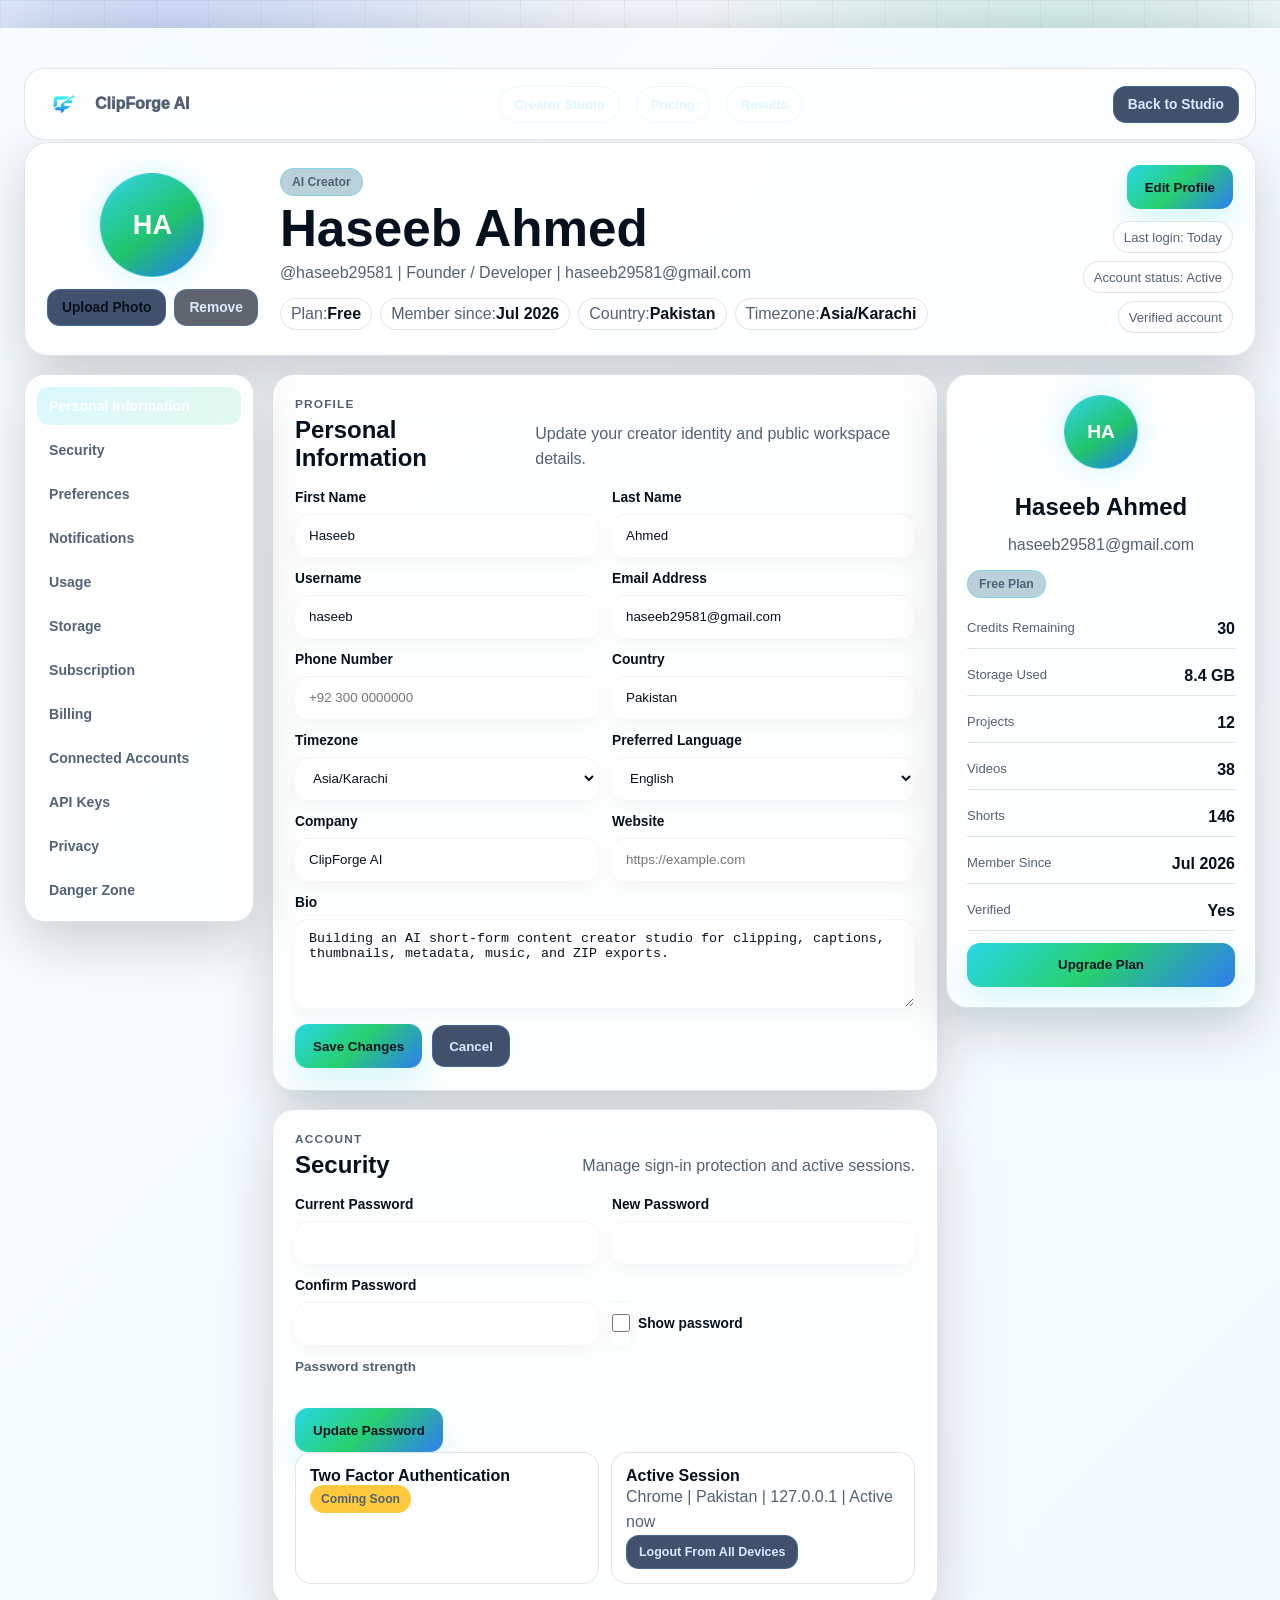
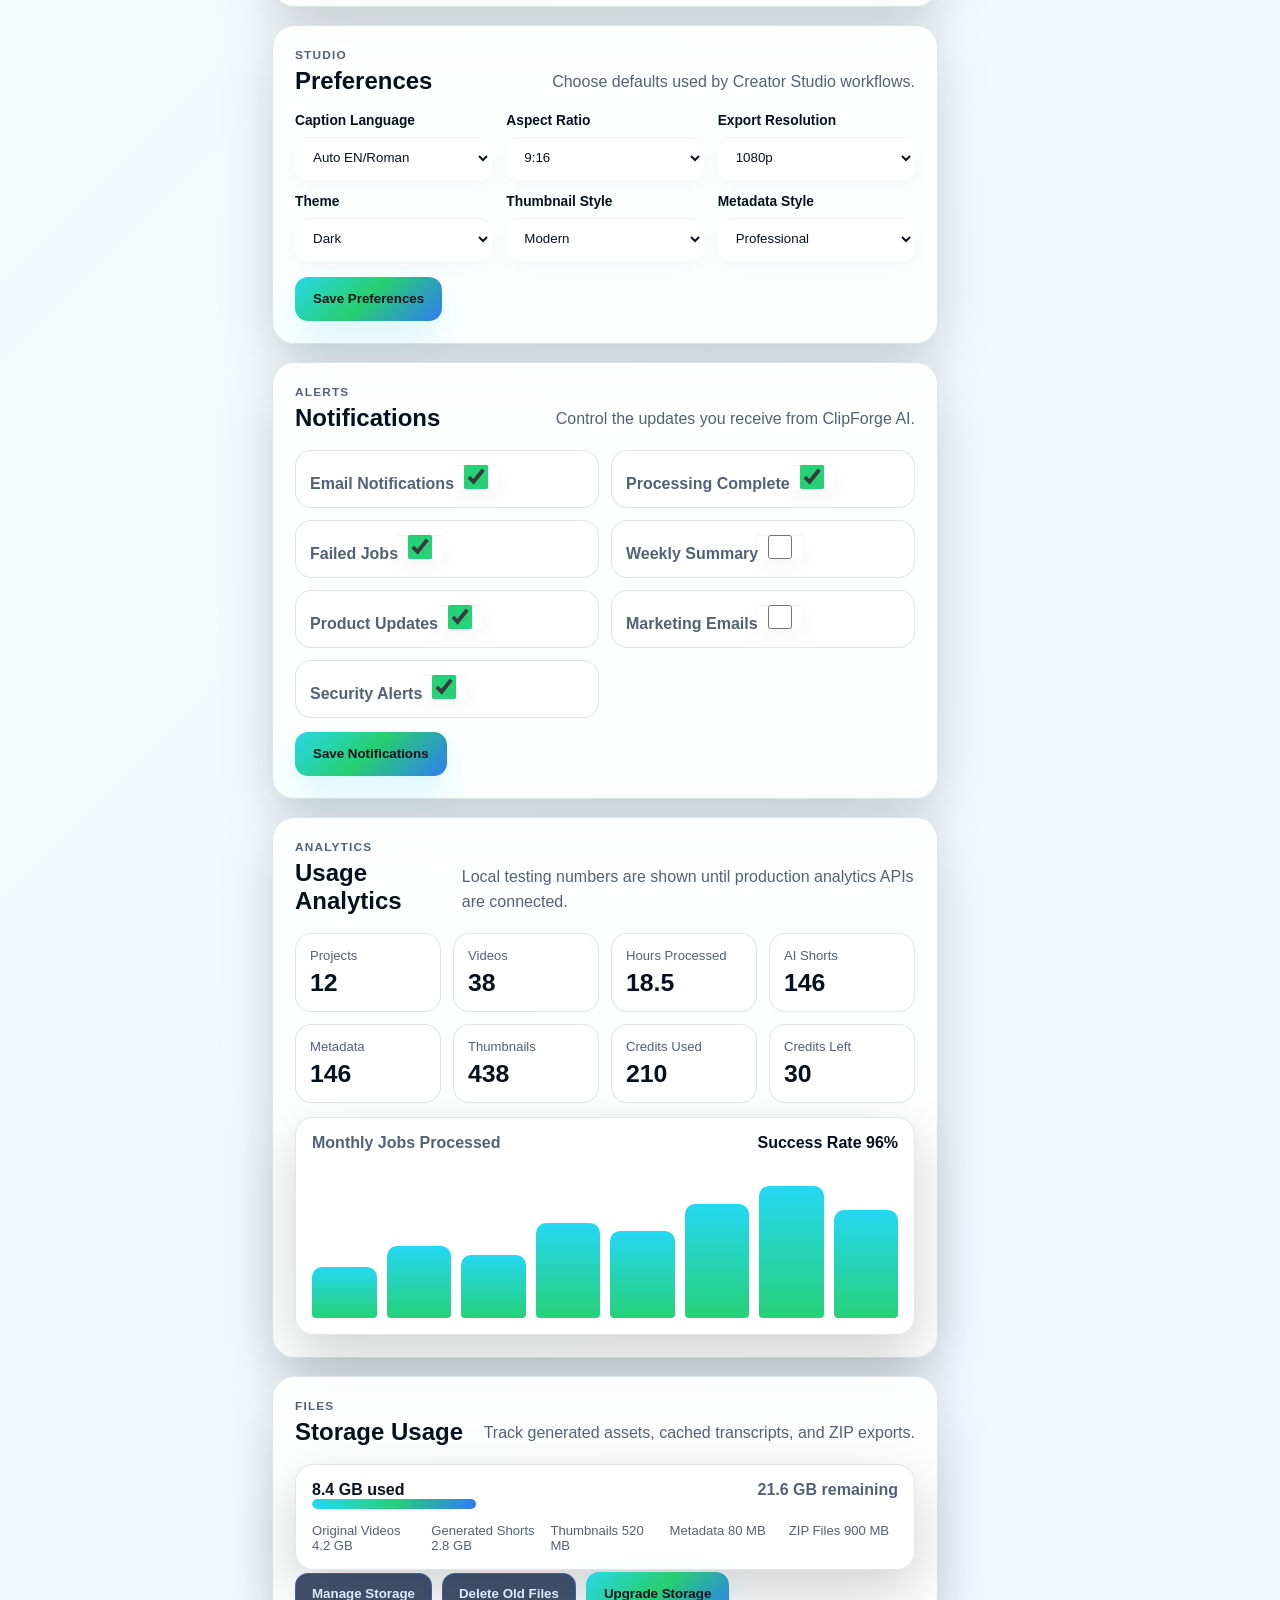
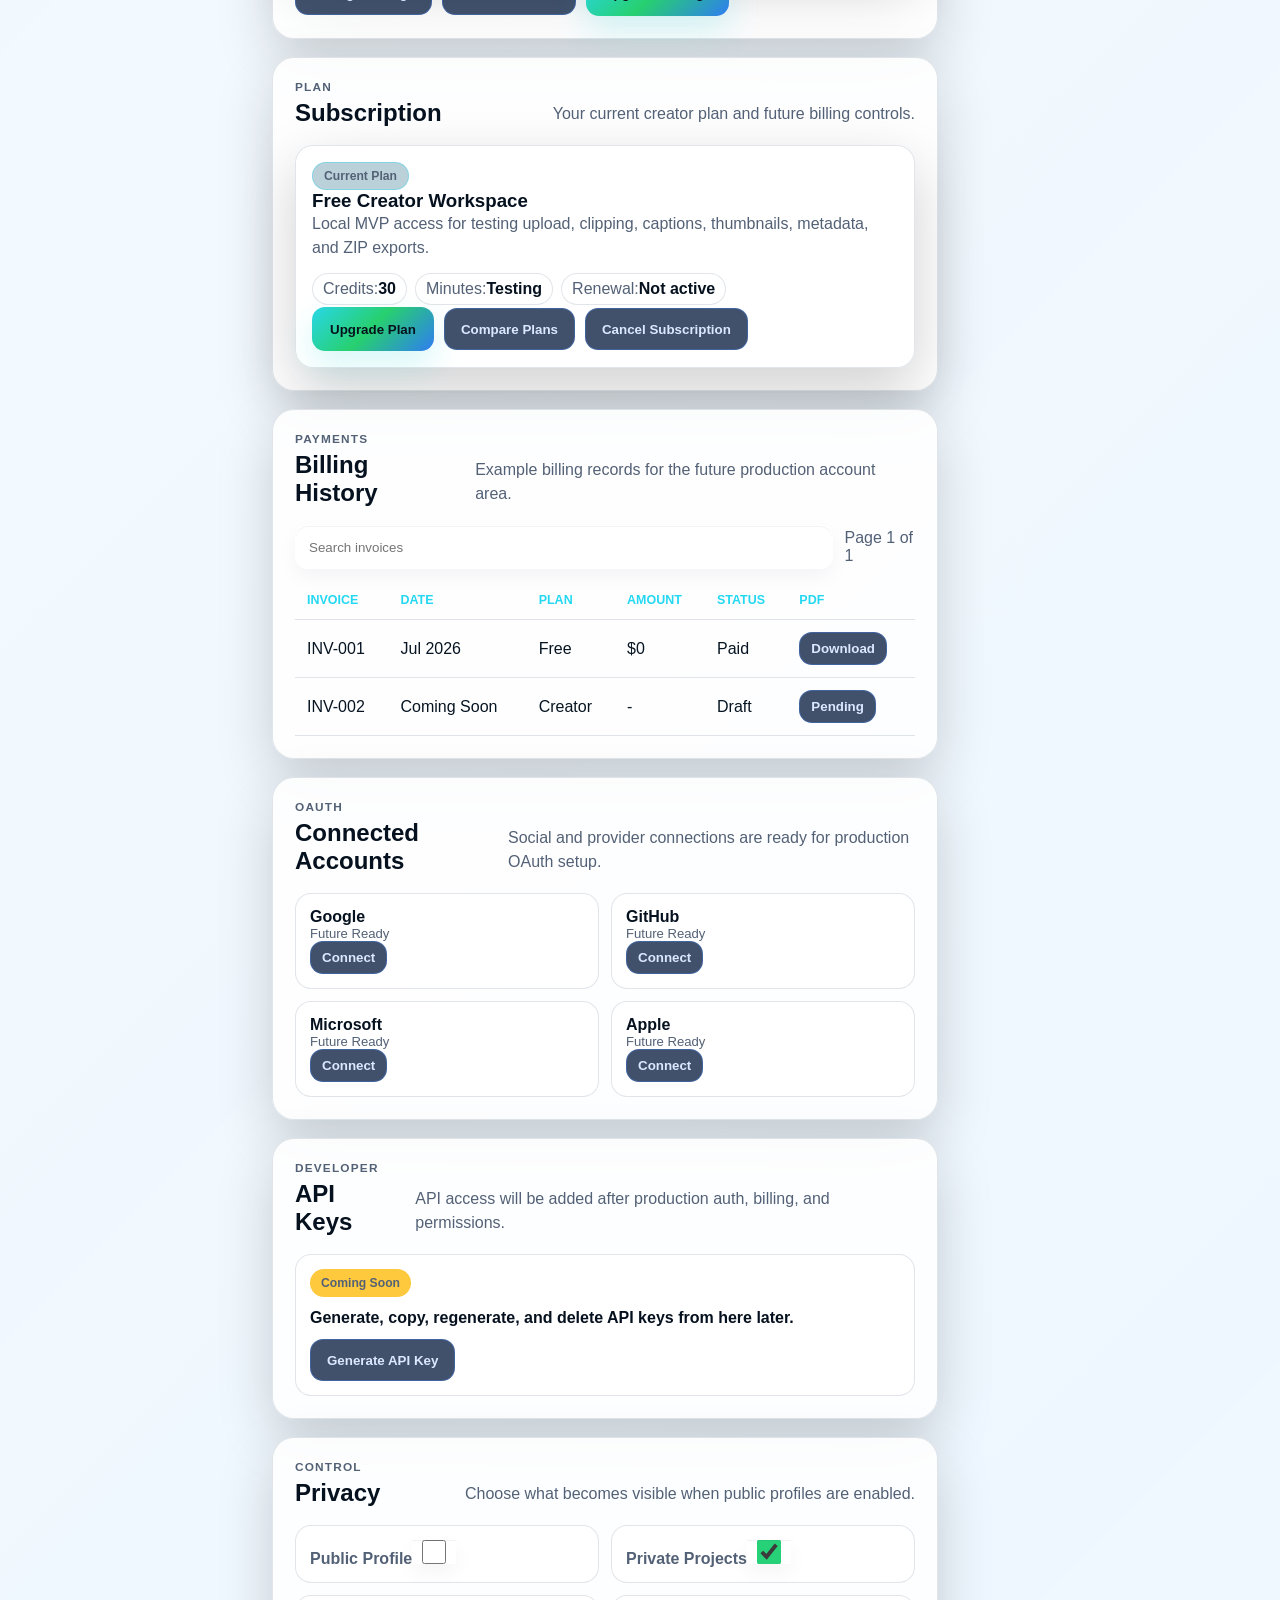
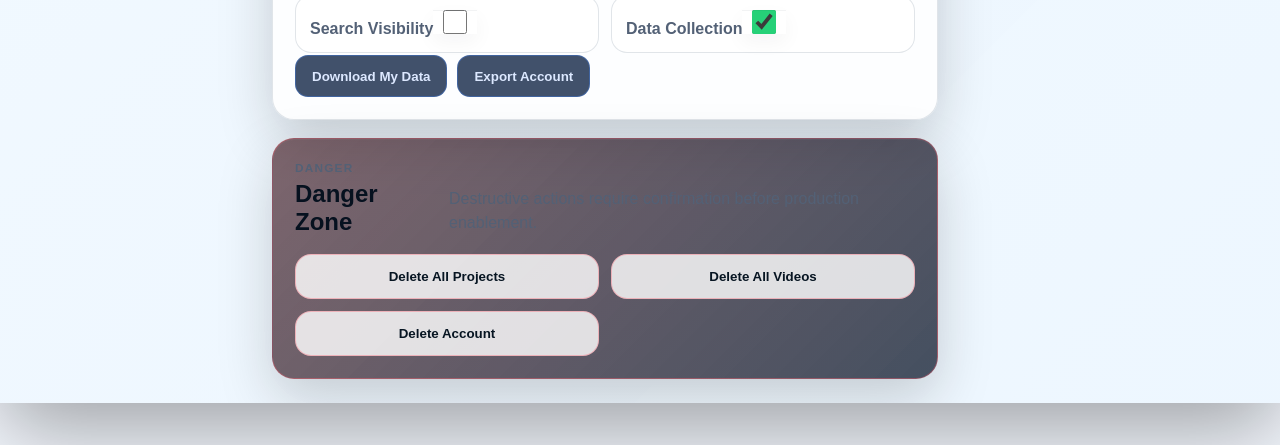
<file: frontend/profile.html>
﻿<!DOCTYPE html>
<html lang="en">
<head>
  <meta charset="UTF-8" />
  <meta name="viewport" content="width=device-width, initial-scale=1.0" />
  <title>ClipForge AI - Profile</title>
  <meta http-equiv="Cache-Control" content="no-cache, no-store, must-revalidate" />
  <meta http-equiv="Pragma" content="no-cache" />
  <meta http-equiv="Expires" content="0" />
  <link rel="stylesheet" href="style.css?v=20260725-profile-management" />
</head>
<body data-theme="dark" class="profile-page-body">
  <div class="site-bg"></div>

  <main class="profile-page-shell">
    <section class="profile-dashboard-card profile-management-page">
      <header class="profile-page-nav" aria-label="Profile navigation">
        <a href="./index.html#product" class="profile-page-brand" aria-label="Back to ClipForge AI home">
          <img src="./assets/logo.png" alt="ClipForge AI Logo" />
          <span>ClipForge AI</span>
        </a>
        <div class="profile-page-nav-links">
          <a href="./index.html#creator">Creator Studio</a>
          <a href="./index.html#pricing">Pricing</a>
          <a href="./index.html#results">Results</a>
        </div>
        <a class="profile-primary-link" href="./index.html#creator">Back to Studio</a>
      </header>

      <section class="profile-top-card" aria-labelledby="profile-title">
        <div class="profile-photo-zone">
          <div class="profile-photo" data-profile-avatar>HA</div>
          <div class="profile-photo-actions">
            <label class="profile-mini-button">
              Upload Photo
              <input type="file" id="profilePhotoInput" accept="image/*" hidden />
            </label>
            <button class="profile-mini-button ghost" id="removeProfilePhoto" type="button">Remove</button>
          </div>
        </div>
        <div class="profile-headline">
          <span class="profile-chip">AI Creator</span>
          <h1 id="profile-title" data-profile-name>Haseeb Ahmed</h1>
          <p><span data-profile-username>@haseeb</span> | Founder / Developer | <span data-profile-email>haseeb29581@gmail.com</span></p>
          <div class="profile-meta-pills" aria-label="Account summary">
            <span>Plan: <strong>Free</strong></span>
            <span>Member since: <strong>Jul 2026</strong></span>
            <span>Country: <strong>Pakistan</strong></span>
            <span>Timezone: <strong>Asia/Karachi</strong></span>
          </div>
        </div>
        <div class="profile-status-zone">
          <button class="profile-gradient-button" type="button" data-scroll-target="#personal">Edit Profile</button>
          <div class="profile-status-list">
            <span>Last login: Today</span>
            <span>Account status: Active</span>
            <span class="verified">Verified account</span>
          </div>
        </div>
      </section>

      <div class="profile-workspace-grid">
        <aside class="profile-settings-nav" aria-label="Profile settings navigation">
          <a class="active" href="#personal">Personal Information</a>
          <a href="#security">Security</a>
          <a href="#preferences">Preferences</a>
          <a href="#notifications">Notifications</a>
          <a href="#usage">Usage</a>
          <a href="#storage">Storage</a>
          <a href="#subscription">Subscription</a>
          <a href="#billing">Billing</a>
          <a href="#connected">Connected Accounts</a>
          <a href="#api">API Keys</a>
          <a href="#privacy">Privacy</a>
          <a href="#danger">Danger Zone</a>
        </aside>

        <section class="profile-settings-main" aria-label="Profile settings sections">
          <section class="profile-settings-card" id="personal">
            <div class="profile-section-title">
              <div><span>Profile</span><h2>Personal Information</h2></div>
              <p>Update your creator identity and public workspace details.</p>
            </div>
            <form class="profile-form-grid" data-profile-form>
              <label>First Name<input type="text" value="Haseeb" maxlength="40" required /></label>
              <label>Last Name<input type="text" value="Ahmed" maxlength="40" required /></label>
              <label>Username<input type="text" value="haseeb" maxlength="28" pattern="[a-zA-Z0-9_\-]+" required /></label>
              <label>Email Address<input type="email" value="haseeb29581@gmail.com" required /></label>
              <label>Phone Number<input type="tel" placeholder="+92 300 0000000" pattern="[+0-9\s\-]{7,20}" /></label>
              <label>Country<input type="text" value="Pakistan" maxlength="40" /></label>
              <label>Timezone<select><option>Asia/Karachi</option><option>UTC</option><option>Asia/Dubai</option><option>Europe/London</option></select></label>
              <label>Preferred Language<select><option>English</option><option>Roman Urdu</option><option>Roman Hindi</option><option>Punjabi</option></select></label>
              <label>Company<input type="text" value="ClipForge AI" maxlength="80" /></label>
              <label>Website<input type="url" placeholder="https://example.com" /></label>
              <label class="full">Bio<textarea maxlength="220">Building an AI short-form content creator studio for clipping, captions, thumbnails, metadata, music, and ZIP exports.</textarea></label>
              <div class="profile-form-actions full">
                <button class="profile-gradient-button" type="submit">Save Changes</button>
                <button class="profile-secondary-button" type="reset">Cancel</button>
              </div>
            </form>
          </section>

          <section class="profile-settings-card" id="security">
            <div class="profile-section-title">
              <div><span>Account</span><h2>Security</h2></div>
              <p>Manage sign-in protection and active sessions.</p>
            </div>
            <form class="profile-form-grid" data-password-form>
              <label>Current Password<input type="password" autocomplete="current-password" /></label>
              <label>New Password<input type="password" id="newPassword" autocomplete="new-password" /></label>
              <label>Confirm Password<input type="password" autocomplete="new-password" /></label>
              <label class="profile-check-line"><input type="checkbox" id="showPasswordToggle" /> Show password</label>
              <div class="profile-strength full"><span>Password strength</span><div><i id="passwordStrengthBar"></i></div></div>
              <div class="profile-form-actions full"><button class="profile-gradient-button" type="submit">Update Password</button></div>
            </form>
            <div class="profile-inline-grid two">
              <article><strong>Two Factor Authentication</strong><span class="profile-coming-badge">Coming Soon</span></article>
              <article><strong>Active Session</strong><p>Chrome | Pakistan | 127.0.0.1 | Active now</p><button class="profile-secondary-button small" type="button">Logout From All Devices</button></article>
            </div>
          </section>

          <section class="profile-settings-card" id="preferences">
            <div class="profile-section-title">
              <div><span>Studio</span><h2>Preferences</h2></div>
              <p>Choose defaults used by Creator Studio workflows.</p>
            </div>
            <form class="profile-form-grid compact" data-profile-form>
              <label>Caption Language<select><option>Auto EN/Roman</option><option>English</option><option>Roman Urdu</option><option>Roman Hindi</option><option>Punjabi</option></select></label>
              <label>Aspect Ratio<select><option>9:16</option><option>16:9</option><option>1:1</option></select></label>
              <label>Export Resolution<select><option>1080p</option><option>720p</option><option>4K</option></select></label>
              <label>Theme<select><option>Dark</option><option>Light</option><option>System</option></select></label>
              <label>Thumbnail Style<select><option>Modern</option><option>Minimal</option><option>Bold</option></select></label>
              <label>Metadata Style<select><option>Professional</option><option>Marketing</option><option>Educational</option><option>Funny</option><option>Emotional</option></select></label>
              <div class="profile-form-actions full"><button class="profile-gradient-button" type="submit">Save Preferences</button></div>
            </form>
          </section>

          <section class="profile-settings-card" id="notifications">
            <div class="profile-section-title">
              <div><span>Alerts</span><h2>Notifications</h2></div>
              <p>Control the updates you receive from ClipForge AI.</p>
            </div>
            <div class="profile-toggle-grid">
              <label><span>Email Notifications</span><input type="checkbox" checked /></label>
              <label><span>Processing Complete</span><input type="checkbox" checked /></label>
              <label><span>Failed Jobs</span><input type="checkbox" checked /></label>
              <label><span>Weekly Summary</span><input type="checkbox" /></label>
              <label><span>Product Updates</span><input type="checkbox" checked /></label>
              <label><span>Marketing Emails</span><input type="checkbox" /></label>
              <label><span>Security Alerts</span><input type="checkbox" checked /></label>
            </div>
            <button class="profile-gradient-button section-action" type="button" data-save-action>Save Notifications</button>
          </section>

          <section class="profile-settings-card" id="usage">
            <div class="profile-section-title">
              <div><span>Analytics</span><h2>Usage Analytics</h2></div>
              <p>Local testing numbers are shown until production analytics APIs are connected.</p>
            </div>
            <div class="profile-stat-grid">
              <article><span>Projects</span><strong>12</strong></article><article><span>Videos</span><strong>38</strong></article><article><span>Hours Processed</span><strong>18.5</strong></article><article><span>AI Shorts</span><strong>146</strong></article><article><span>Metadata</span><strong>146</strong></article><article><span>Thumbnails</span><strong>438</strong></article><article><span>Credits Used</span><strong>210</strong></article><article><span>Credits Left</span><strong>30</strong></article>
            </div>
            <div class="profile-chart-card">
              <div class="profile-chart-head"><span>Monthly Jobs Processed</span><strong>Success Rate 96%</strong></div>
              <div class="profile-bars" aria-label="Monthly usage chart"><i style="height:34%"></i><i style="height:48%"></i><i style="height:42%"></i><i style="height:63%"></i><i style="height:58%"></i><i style="height:76%"></i><i style="height:88%"></i><i style="height:72%"></i></div>
            </div>
          </section>

          <section class="profile-settings-card" id="storage">
            <div class="profile-section-title"><div><span>Files</span><h2>Storage Usage</h2></div><p>Track generated assets, cached transcripts, and ZIP exports.</p></div>
            <div class="profile-storage-card">
              <div><strong>8.4 GB used</strong><span>21.6 GB remaining</span></div>
              <div class="profile-progress"><i style="width:28%"></i></div>
              <div class="profile-storage-breakdown"><span>Original Videos 4.2 GB</span><span>Generated Shorts 2.8 GB</span><span>Thumbnails 520 MB</span><span>Metadata 80 MB</span><span>ZIP Files 900 MB</span></div>
            </div>
            <div class="profile-form-actions"><button class="profile-secondary-button" type="button">Manage Storage</button><button class="profile-secondary-button" type="button">Delete Old Files</button><button class="profile-gradient-button" type="button">Upgrade Storage</button></div>
          </section>

          <section class="profile-settings-card" id="subscription">
            <div class="profile-section-title"><div><span>Plan</span><h2>Subscription</h2></div><p>Your current creator plan and future billing controls.</p></div>
            <div class="profile-plan-card">
              <span class="profile-chip">Current Plan</span><h3>Free Creator Workspace</h3>
              <p>Local MVP access for testing upload, clipping, captions, thumbnails, metadata, and ZIP exports.</p>
              <div class="profile-meta-pills"><span>Credits: <strong>30</strong></span><span>Minutes: <strong>Testing</strong></span><span>Renewal: <strong>Not active</strong></span></div>
              <div class="profile-form-actions"><button class="profile-gradient-button" type="button">Upgrade Plan</button><button class="profile-secondary-button" type="button">Compare Plans</button><button class="profile-secondary-button" type="button">Cancel Subscription</button></div>
            </div>
          </section>

          <section class="profile-settings-card" id="billing">
            <div class="profile-section-title"><div><span>Payments</span><h2>Billing History</h2></div><p>Example billing records for the future production account area.</p></div>
            <div class="profile-table-tools"><input type="search" placeholder="Search invoices" /><span>Page 1 of 1</span></div>
            <div class="profile-table-wrap"><table><thead><tr><th>Invoice</th><th>Date</th><th>Plan</th><th>Amount</th><th>Status</th><th>PDF</th></tr></thead><tbody><tr><td>INV-001</td><td>Jul 2026</td><td>Free</td><td>$0</td><td>Paid</td><td><button>Download</button></td></tr><tr><td>INV-002</td><td>Coming Soon</td><td>Creator</td><td>-</td><td>Draft</td><td><button disabled>Pending</button></td></tr></tbody></table></div>
          </section>

          <section class="profile-settings-card" id="connected">
            <div class="profile-section-title"><div><span>OAuth</span><h2>Connected Accounts</h2></div><p>Social and provider connections are ready for production OAuth setup.</p></div>
            <div class="profile-provider-grid"><article><strong>Google</strong><span>Future Ready</span><button>Connect</button></article><article><strong>GitHub</strong><span>Future Ready</span><button>Connect</button></article><article><strong>Microsoft</strong><span>Future Ready</span><button>Connect</button></article><article><strong>Apple</strong><span>Future Ready</span><button>Connect</button></article></div>
          </section>

          <section class="profile-settings-card" id="api">
            <div class="profile-section-title"><div><span>Developer</span><h2>API Keys</h2></div><p>API access will be added after production auth, billing, and permissions.</p></div>
            <div class="profile-empty-state"><span class="profile-coming-badge">Coming Soon</span><strong>Generate, copy, regenerate, and delete API keys from here later.</strong><button class="profile-secondary-button" type="button" disabled>Generate API Key</button></div>
          </section>

          <section class="profile-settings-card" id="privacy">
            <div class="profile-section-title"><div><span>Control</span><h2>Privacy</h2></div><p>Choose what becomes visible when public profiles are enabled.</p></div>
            <div class="profile-toggle-grid"><label><span>Public Profile</span><input type="checkbox" /></label><label><span>Private Projects</span><input type="checkbox" checked /></label><label><span>Search Visibility</span><input type="checkbox" /></label><label><span>Data Collection</span><input type="checkbox" checked /></label></div>
            <div class="profile-form-actions"><button class="profile-secondary-button" type="button">Download My Data</button><button class="profile-secondary-button" type="button">Export Account</button></div>
          </section>

          <section class="profile-settings-card danger" id="danger">
            <div class="profile-section-title"><div><span>Danger</span><h2>Danger Zone</h2></div><p>Destructive actions require confirmation before production enablement.</p></div>
            <div class="profile-danger-grid"><button type="button">Delete All Projects</button><button type="button">Delete All Videos</button><button type="button">Delete Account</button></div>
          </section>
        </section>

        <aside class="profile-summary-panel" aria-label="Profile summary">
          <div class="profile-photo small" data-profile-avatar-small>HA</div>
          <h2 data-profile-name-small>Haseeb Ahmed</h2>
          <p data-profile-email-small>haseeb29581@gmail.com</p>
          <span class="profile-chip">Free Plan</span>
          <div class="profile-summary-list"><div><span>Credits Remaining</span><strong>30</strong></div><div><span>Storage Used</span><strong>8.4 GB</strong></div><div><span>Projects</span><strong>12</strong></div><div><span>Videos</span><strong>38</strong></div><div><span>Shorts</span><strong>146</strong></div><div><span>Member Since</span><strong>Jul 2026</strong></div><div><span>Verified</span><strong>Yes</strong></div></div>
          <button class="profile-gradient-button full-width" type="button">Upgrade Plan</button>
        </aside>
      </div>
    </section>
  </main>

  <div class="profile-toast" id="profileToast" role="status" aria-live="polite">Changes saved locally for testing.</div>

  <script>
    (() => {
      const savedTheme = localStorage.getItem("clipforge_theme");
      if (savedTheme === "light" || savedTheme === "dark") document.body.dataset.theme = savedTheme;
      const storedUser = (() => { try { return JSON.parse(localStorage.getItem("clipforge_auth_user") || "null"); } catch { return null; } })();
      const name = storedUser?.name || "Haseeb Ahmed";
      const email = storedUser?.email || "haseeb29581@gmail.com";
      const username = storedUser?.username || email.split("@")[0] || "haseeb";
      const initials = name.split(/\s+/).filter(Boolean).slice(0, 2).map((part) => part[0]).join("").toUpperCase() || "CF";
      document.querySelectorAll("[data-profile-name], [data-profile-name-small]").forEach((el) => { el.textContent = name; });
      document.querySelectorAll("[data-profile-email], [data-profile-email-small]").forEach((el) => { el.textContent = email; });
      document.querySelector("[data-profile-username]").textContent = `@${username}`;
      document.querySelectorAll("[data-profile-avatar], [data-profile-avatar-small]").forEach((el) => { el.textContent = initials; });
      const toast = document.getElementById("profileToast");
      const showToast = (message) => { toast.textContent = message; toast.classList.add("show"); window.clearTimeout(showToast.timer); showToast.timer = window.setTimeout(() => toast.classList.remove("show"), 2200); };
      document.querySelectorAll("[data-profile-form]").forEach((form) => { form.addEventListener("submit", (event) => { event.preventDefault(); if (!form.checkValidity()) { form.reportValidity(); return; } showToast("Changes saved locally for testing."); }); });
      document.querySelectorAll("[data-save-action]").forEach((button) => { button.addEventListener("click", () => showToast("Notification settings saved locally.")); });
      document.querySelectorAll("[data-scroll-target]").forEach((button) => { button.addEventListener("click", () => document.querySelector(button.dataset.scrollTarget)?.scrollIntoView({ behavior: "smooth", block: "start" })); });
      const navLinks = [...document.querySelectorAll(".profile-settings-nav a")];
      const sections = navLinks.map((link) => document.querySelector(link.getAttribute("href"))).filter(Boolean);
      const observer = new IntersectionObserver((entries) => { entries.forEach((entry) => { if (!entry.isIntersecting) return; navLinks.forEach((link) => link.classList.toggle("active", link.getAttribute("href") === `#${entry.target.id}`)); }); }, { rootMargin: "-35% 0px -55% 0px", threshold: 0.01 });
      sections.forEach((section) => observer.observe(section));
      const newPassword = document.getElementById("newPassword");
      const strengthBar = document.getElementById("passwordStrengthBar");
      newPassword?.addEventListener("input", () => { const value = newPassword.value; const score = Math.min(100, (value.length * 10) + (/[A-Z]/.test(value) ? 15 : 0) + (/[0-9]/.test(value) ? 15 : 0) + (/[^a-zA-Z0-9]/.test(value) ? 20 : 0)); strengthBar.style.width = `${score}%`; });
      document.getElementById("showPasswordToggle")?.addEventListener("change", (event) => { document.querySelectorAll("#security input[type='password'], #security input[type='text']").forEach((input) => { if (input.id === "showPasswordToggle") return; input.type = event.target.checked ? "text" : "password"; }); });
      const photoInput = document.getElementById("profilePhotoInput");
      photoInput?.addEventListener("change", () => { const file = photoInput.files?.[0]; if (!file) return; const reader = new FileReader(); reader.onload = () => { document.querySelectorAll("[data-profile-avatar], [data-profile-avatar-small]").forEach((el) => { el.textContent = ""; el.style.backgroundImage = `url('${reader.result}')`; }); showToast("Profile photo preview updated locally."); }; reader.readAsDataURL(file); });
      document.getElementById("removeProfilePhoto")?.addEventListener("click", () => { document.querySelectorAll("[data-profile-avatar], [data-profile-avatar-small]").forEach((el) => { el.style.backgroundImage = ""; el.textContent = initials; }); showToast("Profile photo removed locally."); });
    })();
  </script>
</body>
</html>
</file>
<file: frontend/style.css>
﻿/*
 * ClipForge AI file note: Frontend visual design: dark/light theme, responsive layout, Creator Studio, pricing, results, and premium SaaS styling.
 * Theme/layout sections are grouped with comments for easier UI debugging.
 */

* {
  margin: 0;
  padding: 0;
  box-sizing: border-box;
}

:root {
  --bg: #070910;
  --bg-soft: #0d111c;
  --panel: rgba(18, 23, 36, 0.86);
  --panel-solid: #151b2a;
  --panel-2: #202738;
  --panel-3: #0c101a;
  --text: #ffffff;
  --muted: #aab4c8;
  --muted-2: #7f8aa3;
  --blue: #3b82f6;
  --blue-2: #2563eb;
  --cyan: #22d3ee;
  --green: #22c55e;
  --green-2: #16a34a;
  --purple: #8b5cf6;
  --pink: #ec4899;
  --orange: #f97316;
  --red: #ef4444;
  --border: rgba(255, 255, 255, 0.09);
  --border-strong: rgba(255, 255, 255, 0.16);
  --shadow: 0 30px 100px rgba(0, 0, 0, 0.42);
}

html {
  scroll-behavior: smooth;
}

body {
  min-height: 100vh;
  background: var(--bg);
  color: var(--text);
  font-family: Inter, Arial, sans-serif;
  overflow-x: hidden;
}

.site-bg {
  position: fixed;
  inset: 0;
  z-index: -1;
  background:
    radial-gradient(circle at 15% 10%, rgba(59, 130, 246, 0.24), transparent 30%),
    radial-gradient(circle at 82% 12%, rgba(34, 197, 94, 0.18), transparent 26%),
    radial-gradient(circle at 70% 70%, rgba(139, 92, 246, 0.16), transparent 30%),
    linear-gradient(180deg, #090d17 0%, #070910 55%, #05060a 100%);
}

.site-bg::after {
  content: "";
  position: absolute;
  inset: 0;
  background-image:
    linear-gradient(rgba(255, 255, 255, 0.035) 1px, transparent 1px),
    linear-gradient(90deg, rgba(255, 255, 255, 0.035) 1px, transparent 1px);
  background-size: 52px 52px;
  mask-image: linear-gradient(to bottom, rgba(0, 0, 0, 0.9), transparent 72%);
}

/* =========================
   HEADER
========================= */

.top-nav {
  width: min(1500px, calc(100% - 40px));
  margin: 18px auto 0;
  padding: 12px 14px;
  border: 1px solid var(--border);
  border-radius: 22px;
  background: rgba(10, 14, 24, 0.78);
  backdrop-filter: blur(18px);
  display: flex;
  align-items: center;
  justify-content: space-between;
  gap: 18px;
  position: sticky;
  top: 14px;
  z-index: 20;
  box-shadow: 0 16px 60px rgba(0, 0, 0, 0.25);
}

.brand {
  display: flex;
  align-items: center;
  gap: 10px;
  color: white;
  text-decoration: none;
  min-width: max-content;
}

.brand-logo {
  width: 42px;
  height: 42px;
  object-fit: cover;
  border-radius: 12px;
}

.brand span {
  font-size: 17px;
  font-weight: 1000;
  letter-spacing: -0.3px;
}

.nav-links {
  display: flex;
  gap: 12px;
  align-items: center;
}

.nav-links a {
  color: var(--muted);
  text-decoration: none;
  font-size: 13px;
  font-weight: 800;
  transition: color 0.2s ease;
  white-space: nowrap;
}

.nav-links a:hover {
  color: #ffffff;
}

.nav-actions {
  display: flex;
  align-items: center;
  gap: 10px;
  min-width: max-content;
}

.login-btn {
  border: 1px solid var(--border);
  background: rgba(255, 255, 255, 0.06);
  color: white;
  padding: 11px 16px;
  border-radius: 999px;
  font-weight: 900;
  cursor: pointer;
}

.login-btn:hover {
  background: rgba(255, 255, 255, 0.1);
}

.nav-cta {
  color: white;
  text-decoration: none;
  padding: 11px 16px;
  border-radius: 999px;
  background: linear-gradient(135deg, var(--blue-2), var(--blue));
  font-size: 14px;
  font-weight: 1000;
  box-shadow: 0 12px 28px rgba(37, 99, 235, 0.28);
}

.nav-cta:hover {
  transform: translateY(-1px);
}

/* =========================
   GLOBAL LAYOUT
========================= */

main {
  width: min(1580px, calc(100% - 32px));
  margin: auto;
}

.section-kicker {
  display: inline-flex;
  align-items: center;
  gap: 9px;
  padding: 9px 13px;
  border-radius: 999px;
  background: rgba(59, 130, 246, 0.13);
  border: 1px solid rgba(96, 165, 250, 0.24);
  color: #cfe3ff;
  font-size: 13px;
  font-weight: 900;
}

.section-head {
  max-width: 850px;
  margin-bottom: 28px;
}

.section-head.center {
  text-align: center;
  margin-left: auto;
  margin-right: auto;
}

.section-head h2 {
  font-size: clamp(34px, 4vw, 56px);
  line-height: 1.02;
  letter-spacing: -2px;
  margin-top: 14px;
}

.section-head p {
  color: var(--muted);
  margin-top: 14px;
  line-height: 1.65;
  font-size: 16px;
}

/* =========================
   HERO
========================= */

.hero-section {
  min-height: 740px;
  padding: 86px 0 60px;
  display: grid;
  grid-template-columns: 1.08fr 0.92fr;
  gap: 48px;
  align-items: center;
  overflow: visible;
}

.hero-pill {
  display: inline-flex;
  align-items: center;
  gap: 9px;
  padding: 9px 13px;
  border-radius: 999px;
  background: rgba(59, 130, 246, 0.13);
  border: 1px solid rgba(96, 165, 250, 0.24);
  color: #cfe3ff;
  font-size: 13px;
  font-weight: 900;
}

.pulse-dot {
  width: 8px;
  height: 8px;
  border-radius: 50%;
  background: var(--green);
  box-shadow: 0 0 0 7px rgba(34, 197, 94, 0.16);
}

.hero-left h1 {
  margin-top: 22px;
  font-size: clamp(48px, 6.6vw, 92px);
  line-height: 0.95;
  letter-spacing: -4px;
  max-width: 940px;
}

.hero-left h1 span {
  display: block;
  background: linear-gradient(90deg, #60a5fa, #22d3ee, #22c55e);
  -webkit-background-clip: text;
  background-clip: text;
  color: transparent;
}

.hero-left p {
  margin-top: 24px;
  color: var(--muted);
  font-size: 18px;
  line-height: 1.65;
  max-width: 780px;
}

.hero-actions {
  display: flex;
  flex-wrap: wrap;
  gap: 14px;
  margin-top: 34px;
}

.primary-action,
.secondary-action {
  text-decoration: none;
  padding: 16px 22px;
  border-radius: 16px;
  font-weight: 1000;
}

.primary-action {
  color: white;
  background: linear-gradient(135deg, var(--blue-2), var(--cyan));
  box-shadow: 0 18px 48px rgba(37, 99, 235, 0.32);
}

.secondary-action {
  color: white;
  background: rgba(255, 255, 255, 0.07);
  border: 1px solid var(--border);
}

.trust-row {
  display: grid;
  grid-template-columns: repeat(3, 1fr);
  gap: 14px;
  margin-top: 34px;
  max-width: 780px;
}

.trust-row div {
  background: var(--panel);
  border: 1px solid var(--border);
  box-shadow: var(--shadow);
  backdrop-filter: blur(18px);
  border-radius: 18px;
  padding: 16px;
}

.trust-row strong {
  display: block;
  font-size: 15px;
}

.trust-row span {
  display: block;
  margin-top: 5px;
  color: var(--muted-2);
  font-size: 13px;
}

/* =========================
   ADVANCED HERO IMAGE VISUAL
   Image + border + glow move together
========================= */

.hero-right {
  position: relative;
  min-height: 660px;
  display: flex;
  align-items: center;
  justify-content: center;
  overflow: visible;
  padding-top: 46px;
  padding-bottom: 46px;
}

.hero-visual-wrap {
  position: relative;
  width: 100%;
  max-width: 640px;
  display: flex;
  align-items: center;
  justify-content: center;
  overflow: visible;
  padding-top: 46px;
  padding-bottom: 46px;
  animation: heroFloatWrap 5.5s ease-in-out infinite;
  will-change: transform;
}

.hero-image-frame {
  position: relative;
  width: min(100%, 520px);
  height: 600px;
  padding: 3px;
  border-radius: 38px;
  background: linear-gradient(
    135deg,
    var(--blue-2),
    var(--cyan),
    var(--green),
    var(--purple)
  );
  box-shadow:
    0 0 24px rgba(37, 99, 235, 0.34),
    0 0 48px rgba(34, 211, 238, 0.22),
    0 0 70px rgba(34, 197, 94, 0.16),
    0 30px 95px rgba(0, 0, 0, 0.55);
  overflow: hidden;
  z-index: 2;
  isolation: isolate;
}

.hero-image-frame::before {
  content: "";
  position: absolute;
  inset: 3px;
  border-radius: 35px;
  background:
    radial-gradient(circle at 20% 10%, rgba(59, 130, 246, 0.16), transparent 34%),
    radial-gradient(circle at 80% 85%, rgba(34, 197, 94, 0.12), transparent 34%),
    #05070d;
  z-index: 1;
}

.hero-image-frame {
  position: relative;
  width: min(100%, 390px);
  height: 660px;
  padding: 3px;
  border-radius: 38px;
  background: linear-gradient(
    135deg,
    #2563eb,
    #22d3ee,
    #22c55e,
    #8b5cf6
  );
  box-shadow:
    0 0 24px rgba(37, 99, 235, 0.34),
    0 0 48px rgba(34, 211, 238, 0.22),
    0 0 70px rgba(34, 197, 94, 0.16),
    0 30px 95px rgba(0, 0, 0, 0.55);
  overflow: hidden;
  z-index: 2;
  isolation: isolate;
}

.hero-showcase-image {
  position: relative;
  z-index: 2;
  width: 100%;
  height: 100%;
  display: block;
  object-fit: cover;
  object-position: center top;
  border-radius: 35px;
}

@keyframes heroFloatWrap {
  0%, 100% {
    transform: translateY(0);
  }

  50% {
    transform: translateY(-10px);
  }
}

@keyframes imageShine {
  0% {
    left: -80%;
    opacity: 0;
  }

  12% {
    opacity: 1;
  }

  36% {
    left: 132%;
    opacity: 0;
  }

  100% {
    left: 132%;
    opacity: 0;
  }
}

/* =========================
   QUICK INPUT BAR
========================= */

.quick-input-section {
  padding: 8px 0 46px;
}

.quick-input-card {
  position: relative;
  overflow: hidden;
  display: grid;
  grid-template-columns: 1.1fr auto 0.85fr;
  gap: 22px;
  align-items: center;
  padding: 24px;
  border-radius: 30px;
  background:
    linear-gradient(135deg, rgba(18, 23, 36, 0.94), rgba(10, 14, 24, 0.82)),
    radial-gradient(circle at 12% 20%, rgba(59, 130, 246, 0.18), transparent 34%),
    radial-gradient(circle at 88% 80%, rgba(34, 197, 94, 0.14), transparent 32%);
  border: 1px solid var(--border);
  box-shadow: 0 28px 90px rgba(0, 0, 0, 0.34);
  backdrop-filter: blur(18px);
}

.quick-input-card::after {
  content: "";
  position: absolute;
  inset: 1px;
  border-radius: 29px;
  pointer-events: none;
  background: linear-gradient(
    135deg,
    rgba(59, 130, 246, 0.16),
    transparent 34%,
    rgba(34, 211, 238, 0.12),
    transparent 62%,
    rgba(34, 197, 94, 0.14)
  );
}

.quick-input-copy {
  position: relative;
  z-index: 2;
}

.quick-input-copy h2 {
  margin-top: 12px;
  font-size: clamp(26px, 3vw, 40px);
  line-height: 1.05;
  letter-spacing: -1.4px;
}

.quick-input-copy p {
  margin-top: 10px;
  color: var(--muted);
  line-height: 1.6;
  max-width: 700px;
}

.quick-input-actions {
  position: relative;
  z-index: 2;
  display: flex;
  gap: 12px;
  flex-wrap: wrap;
  justify-content: center;
}

.quick-input-btn {
  display: inline-flex;
  align-items: center;
  justify-content: center;
  min-width: 150px;
  padding: 15px 18px;
  border-radius: 16px;
  text-decoration: none;
  color: white;
  font-weight: 1000;
  white-space: nowrap;
}

.quick-input-btn.primary {
  background: linear-gradient(135deg, var(--blue-2), var(--cyan));
  box-shadow: 0 16px 42px rgba(37, 99, 235, 0.28);
}

.quick-input-btn.secondary {
  background: rgba(255, 255, 255, 0.07);
  border: 1px solid var(--border-strong);
}

.quick-input-btn:hover {
  transform: translateY(-1px);
}

.quick-input-stats {
  position: relative;
  z-index: 2;
  display: grid;
  grid-template-columns: repeat(3, 1fr);
  gap: 10px;
}

.quick-input-stats div {
  padding: 14px;
  border-radius: 18px;
  background: rgba(255, 255, 255, 0.06);
  border: 1px solid var(--border);
}

.quick-input-stats strong,
.quick-input-stats span {
  display: block;
}

.quick-input-stats strong {
  font-size: 18px;
}

.quick-input-stats span {
  margin-top: 5px;
  color: var(--muted-2);
  font-size: 12px;
  line-height: 1.35;
}

/* =========================
   QUICK INPUT BAR
========================= */

.quick-input-section {
  padding: 8px 0 52px;
}

.quick-input-card {
  position: relative;
  overflow: hidden;
  display: grid;
  grid-template-columns: 1.1fr auto 0.85fr;
  gap: 22px;
  align-items: center;
  padding: 24px;
  border-radius: 30px;
  background:
    radial-gradient(circle at 12% 18%, rgba(59, 130, 246, 0.18), transparent 35%),
    radial-gradient(circle at 88% 80%, rgba(34, 197, 94, 0.14), transparent 34%),
    linear-gradient(135deg, rgba(18, 23, 36, 0.94), rgba(10, 14, 24, 0.82));
  border: 1px solid var(--border);
  box-shadow: 0 28px 90px rgba(0, 0, 0, 0.34);
  backdrop-filter: blur(18px);
}

.quick-input-card::after {
  content: "";
  position: absolute;
  inset: 1px;
  border-radius: 29px;
  pointer-events: none;
  background: linear-gradient(
    135deg,
    rgba(59, 130, 246, 0.14),
    transparent 34%,
    rgba(34, 211, 238, 0.12),
    transparent 62%,
    rgba(34, 197, 94, 0.14)
  );
}

.quick-input-copy,
.quick-input-actions,
.quick-input-stats {
  position: relative;
  z-index: 2;
}

.quick-input-copy h2 {
  margin-top: 12px;
  font-size: clamp(26px, 3vw, 40px);
  line-height: 1.05;
  letter-spacing: -1.4px;
}

.quick-input-copy p {
  margin-top: 10px;
  color: var(--muted);
  line-height: 1.6;
  max-width: 700px;
}

.quick-input-actions {
  display: flex;
  gap: 12px;
  flex-wrap: wrap;
  justify-content: center;
}

.quick-input-btn {
  display: inline-flex;
  align-items: center;
  justify-content: center;
  min-width: 150px;
  padding: 15px 18px;
  border-radius: 16px;
  text-decoration: none;
  color: white;
  font-weight: 1000;
  white-space: nowrap;
}

.quick-input-btn.primary {
  background: linear-gradient(135deg, var(--blue-2), var(--cyan));
  box-shadow: 0 16px 42px rgba(37, 99, 235, 0.28);
}

.quick-input-btn.secondary {
  background: rgba(255, 255, 255, 0.07);
  border: 1px solid var(--border-strong);
}

.quick-input-btn:hover {
  transform: translateY(-1px);
}

.quick-input-stats {
  display: grid;
  grid-template-columns: repeat(3, 1fr);
  gap: 11px;
}

.quick-input-stats div {
  padding: 14px;
  border-radius: 18px;
  background: rgba(255, 255, 255, 0.06);
  border: 1px solid var(--border);
}

.quick-input-stats strong,
.quick-input-stats span {
  display: block;
}

.quick-input-stats strong {
  font-size: 18px;
}

.quick-input-stats span {
  margin-top: 5px;
  color: var(--muted-2);
  font-size: 12px;
  line-height: 1.35;
}

/* =========================
   WHY CLIPFORGE / COMPARISON
========================= */

.why-section {
  padding: 76px 0;
}

.why-grid {
  display: grid;
  grid-template-columns: 0.9fr 1.1fr;
  gap: 22px;
  align-items: stretch;
}

.why-main-card,
.comparison-card,
.why-mini-grid article {
  background: rgba(18, 23, 36, 0.86);
  border: 1px solid var(--border);
  border-radius: 28px;
  box-shadow: 0 24px 80px rgba(0, 0, 0, 0.28);
  backdrop-filter: blur(18px);
}

.why-main-card {
  padding: 28px;
  position: relative;
  overflow: hidden;
}

.why-main-card::after {
  content: "";
  position: absolute;
  right: -80px;
  bottom: -90px;
  width: 220px;
  height: 220px;
  border-radius: 999px;
  background: radial-gradient(circle, rgba(34, 211, 238, 0.18), transparent 70%);
}

.why-card-top {
  position: relative;
  z-index: 2;
}

.why-badge {
  display: inline-block;
  padding: 8px 11px;
  border-radius: 999px;
  background: rgba(34, 197, 94, 0.14);
  color: #bbf7d0;
  font-size: 12px;
  font-weight: 1000;
  margin-bottom: 14px;
}

.why-main-card h3 {
  font-size: clamp(28px, 3vw, 42px);
  line-height: 1.05;
  letter-spacing: -1.4px;
  max-width: 620px;
}

.why-main-card p {
  position: relative;
  z-index: 2;
  margin-top: 16px;
  color: var(--muted);
  line-height: 1.65;
}

.why-points {
  position: relative;
  z-index: 2;
  display: grid;
  gap: 12px;
  margin-top: 22px;
}

.why-points div {
  padding: 15px;
  border-radius: 18px;
  background: rgba(255, 255, 255, 0.06);
  border: 1px solid var(--border);
}

.why-points strong,
.why-points span {
  display: block;
}

.why-points span {
  margin-top: 5px;
  color: var(--muted-2);
  line-height: 1.45;
  font-size: 14px;
}

.comparison-card {
  overflow: hidden;
}

.comparison-header,
.comparison-row {
  display: grid;
  grid-template-columns: 1.1fr 0.85fr 0.85fr;
  gap: 12px;
  align-items: center;
  padding: 16px 18px;
}

.comparison-header {
  background:
    linear-gradient(135deg, rgba(37, 99, 235, 0.26), rgba(34, 211, 238, 0.12));
  color: #dbeafe;
  font-size: 13px;
  font-weight: 1000;
  text-transform: uppercase;
  letter-spacing: 0.6px;
}

.comparison-row {
  border-top: 1px solid var(--border);
  color: var(--muted);
  line-height: 1.45;
}

.comparison-row span:first-child {
  color: white;
  font-weight: 900;
}

.good,
.bad {
  display: inline-flex;
  width: fit-content;
  padding: 7px 10px;
  border-radius: 999px;
  font-size: 12px;
  font-weight: 1000;
}

.good {
  color: #bbf7d0 !important;
  background: rgba(34, 197, 94, 0.14);
  border: 1px solid rgba(34, 197, 94, 0.22);
}

.bad {
  color: #fed7aa !important;
  background: rgba(249, 115, 22, 0.12);
  border: 1px solid rgba(249, 115, 22, 0.22);
}

.why-mini-grid {
  display: grid;
  grid-template-columns: repeat(3, 1fr);
  gap: 18px;
  margin-top: 22px;
}

.why-mini-grid article {
  padding: 22px;
}

.why-mini-grid span {
  display: grid;
  place-items: center;
  width: 42px;
  height: 42px;
  border-radius: 14px;
  background: linear-gradient(135deg, var(--blue-2), var(--cyan));
  font-weight: 1000;
  margin-bottom: 16px;
}

.why-mini-grid h3 {
  font-size: 20px;
  margin-bottom: 9px;
}

.why-mini-grid p {
  color: var(--muted);
  line-height: 1.55;
}


/* =========================
   TOOLS / HOW / FEATURES / PRICING
========================= */

.tools-section,
.how-section,
.features-section,
.pricing-section {
  padding: 76px 0;
}

.tools-grid,
.features-grid,
.pricing-grid {
  display: grid;
  gap: 18px;
}

.tools-grid {
  grid-template-columns: repeat(auto-fill, minmax(280px, 1fr));
}

.tool-card,
.step-card,
.feature-card,
.price-card {
  background: rgba(18, 23, 36, 0.86);
  border: 1px solid var(--border);
  border-radius: 24px;
  padding: 24px;
  box-shadow: 0 24px 80px rgba(0, 0, 0, 0.28);
}

.tool-card {
  position: relative;
  overflow: hidden;
}

.tool-card::after {
  content: "";
  position: absolute;
  inset: auto -40px -70px auto;
  width: 140px;
  height: 140px;
  border-radius: 50%;
  background: rgba(59, 130, 246, 0.16);
}

.tool-icon {
  width: 46px;
  height: 46px;
  border-radius: 16px;
  display: grid;
  place-items: center;
  background: rgba(59, 130, 246, 0.14);
  border: 1px solid rgba(96, 165, 250, 0.25);
  margin-bottom: 18px;
  font-size: 20px;
}

.tool-status,
.plan-label {
  display: inline-block;
  padding: 7px 10px;
  border-radius: 999px;
  font-size: 12px;
  font-weight: 1000;
  margin-bottom: 14px;
}

.tool-card.available .tool-status {
  background: rgba(34, 197, 94, 0.14);
  color: #bbf7d0;
}

.tool-card.soon .tool-status {
  background: rgba(249, 115, 22, 0.14);
  color: #fed7aa;
}

.tool-card h3,
.step-card h3,
.feature-card h3,
.price-card h3 {
  font-size: 20px;
  margin-bottom: 10px;
}

.tool-card p,
.step-card p,
.feature-card p,
.price-card p,
.price-card li {
  color: var(--muted);
  line-height: 1.58;
}

.workflow {
  display: grid;
  grid-template-columns: repeat(5, 1fr);
  gap: 16px;
}

.step-card {
  position: relative;
}

.step-number {
  width: 42px;
  height: 42px;
  border-radius: 14px;
  display: grid;
  place-items: center;
  background: linear-gradient(135deg, var(--blue-2), var(--cyan));
  font-weight: 1000;
  margin-bottom: 18px;
}

.features-grid {
  grid-template-columns: repeat(auto-fill, minmax(300px, 1fr));
}

.feature-card {
  min-height: 180px;
}

.feature-card h3 {
  display: flex;
  align-items: center;
  gap: 10px;
}

.feature-card h3::before {
  content: "";
  width: 10px;
  height: 10px;
  border-radius: 999px;
  background: linear-gradient(135deg, var(--green), var(--cyan));
  box-shadow: 0 0 0 6px rgba(34, 197, 94, 0.12);
  flex: 0 0 auto;
}

.pricing-grid {
  grid-template-columns: repeat(4, 1fr);
}

.price-card {
  display: flex;
  flex-direction: column;
}

.price-card.highlighted {
  border-color: rgba(34, 197, 94, 0.45);
  box-shadow: 0 30px 100px rgba(34, 197, 94, 0.12);
  transform: translateY(-8px);
}

.plan-label {
  background: rgba(59, 130, 246, 0.16);
  color: #bfdbfe;
  width: fit-content;
}

.price {
  font-size: 28px;
  color: white !important;
  font-weight: 1000;
  margin: 8px 0;
}

.price-desc {
  margin-bottom: 18px;
}

.price-card ul {
  list-style: none;
  display: grid;
  gap: 10px;
  margin: 18px 0 22px;
}

.price-card li {
  position: relative;
  padding-left: 24px;
}

.price-card li::before {
  content: "";
  position: absolute;
  left: 0;
  color: var(--green);
  font-weight: 1000;
}

.plan-btn {
  margin-top: auto;
  text-align: center;
  text-decoration: none;
  color: white;
  background: rgba(37, 99, 235, 0.22);
  border: 1px solid rgba(96, 165, 250, 0.24);
  padding: 13px 16px;
  border-radius: 14px;
  font-weight: 1000;
}

.price-card.highlighted .plan-btn {
  background: linear-gradient(135deg, var(--green-2), var(--blue));
}

/* =========================
   CREATOR STUDIO
========================= */

.creator-section {
  padding-top: 84px;
}

.creator-section-heading {
  max-width: 1180px;
  margin: 0 auto 28px;
  padding: 0 18px;
  text-align: center;
}

.creator-section-heading h2 {
  margin: 0;
  font-size: clamp(44px, 6vw, 82px);
  line-height: 0.95;
  letter-spacing: 0;
  color: #fff;
}
.studio-shell {
  padding: 34px;
  border-radius: 34px;
  background: rgba(10, 14, 24, 0.7);
  border: 1px solid var(--border);
  box-shadow: var(--shadow);
}

.studio-header,
.status-header,
.results-header,
.section-title,
.card-header,
.card-actions,
.resume-row {
  display: flex;
  align-items: center;
  gap: 14px;
}

.studio-header,
.status-header,
.results-header,
.section-title {
  justify-content: space-between;
}

.studio-header h2 {
  font-size: 38px;
  margin-top: 10px;
  letter-spacing: -1px;
}

.studio-header p,
.panel-heading p,
.status-header p,
.results-header p,
.card-header span,
.hint,
.advanced small,
.input-box small {
  color: var(--muted-2);
}

.status-badges {
  display: flex;
  flex-wrap: wrap;
  gap: 8px;
  justify-content: flex-end;
}

.status-badges span {
  border-radius: 999px;
  padding: 9px 12px;
  background: rgba(255, 255, 255, 0.07);
  border: 1px solid var(--border);
  color: #dbeafe;
  font-size: 12px;
  font-weight: 900;
}

.studio-grid {
  display: grid;
  grid-template-columns: 0.88fr 1.4fr;
  gap: 22px;
  margin-top: 26px;
}

.input-panel,
.settings-panel,
.status-card,
.results {
  background: var(--panel);
  border: 1px solid var(--border);
  box-shadow: var(--shadow);
  backdrop-filter: blur(18px);
}

.input-panel,
.settings-panel {
  border-radius: 26px;
  padding: 24px;
}

.panel-heading {
  margin-bottom: 18px;
}

.panel-heading h3 {
  font-size: 20px;
  margin-bottom: 6px;
}

.input-tabs {
  display: grid;
  grid-template-columns: 1fr 1fr;
  gap: 10px;
}

.tab {
  border: none;
  padding: 14px 18px;
  border-radius: 14px;
  background: var(--panel-2);
  color: white;
  cursor: pointer;
  font-weight: 1000;
}

.tab.active {
  background: linear-gradient(135deg, var(--blue-2), var(--blue));
  box-shadow: 0 16px 35px rgba(37, 99, 235, 0.28);
}

.input-box {
  margin-top: 18px;
}

.input-box label,
.grid label,
.advanced label {
  display: block;
  margin-bottom: 9px;
  font-weight: 900;
}

.input-box input,
.advanced input,
.resume-row input,
.grid select {
  width: 100%;
  min-height: 52px;
  padding: 15px 16px;
  border-radius: 16px;
  border: 1px solid rgba(255, 255, 255, 0.08);
  background:
    linear-gradient(135deg, rgba(255, 255, 255, 0.095), rgba(255, 255, 255, 0.055)),
    rgba(15, 21, 34, 0.92);
  color: white;
  outline: none;
  font-weight: 800;
  box-shadow:
    inset 0 1px 0 rgba(255, 255, 255, 0.04),
    0 14px 36px rgba(0, 0, 0, 0.16);
  transition:
    border-color 0.2s ease,
    box-shadow 0.2s ease,
    background 0.2s ease,
    transform 0.2s ease;
}

.input-box input:hover,
.advanced input:hover,
.resume-row input:hover,
.grid select:hover {
  border-color: rgba(96, 165, 250, 0.34);
  background:
    linear-gradient(135deg, rgba(59, 130, 246, 0.14), rgba(255, 255, 255, 0.055)),
    rgba(18, 26, 42, 0.95);
}

.input-box input:focus,
.advanced input:focus,
.resume-row input:focus,
.grid select:focus {
  border-color: rgba(96, 165, 250, 0.78);
  box-shadow:
    0 0 0 4px rgba(37, 99, 235, 0.18),
    0 18px 42px rgba(37, 99, 235, 0.14);
}

/* Premium dropdown closed design */
.grid select {
  appearance: none;
  -webkit-appearance: none;
  cursor: pointer;
  padding-right: 48px;
  background-image:
    linear-gradient(45deg, transparent 50%, #dbeafe 50%),
    linear-gradient(135deg, #dbeafe 50%, transparent 50%),
    linear-gradient(135deg, rgba(255, 255, 255, 0.095), rgba(255, 255, 255, 0.055));
  background-position:
    calc(100% - 24px) 22px,
    calc(100% - 17px) 22px,
    0 0;
  background-size:
    7px 7px,
    7px 7px,
    100% 100%;
  background-repeat: no-repeat;
}

/* Dropdown opened options Ã¢â‚¬â€ browser support limited, but this improves Chrome/Edge */
.grid select option {
  background: #111827;
  color: #ffffff;
  font-weight: 700;
}

.grid select option:checked {
  background: #2563eb;
  color: #ffffff;
}

/* Premium upload drop area */
.upload-drop {
  position: relative;
  padding: 22px;
  border: 1px dashed rgba(96, 165, 250, 0.42);
  border-radius: 22px;
  background:
    radial-gradient(circle at 15% 10%, rgba(59, 130, 246, 0.16), transparent 32%),
    radial-gradient(circle at 90% 90%, rgba(34, 197, 94, 0.1), transparent 32%),
    rgba(59, 130, 246, 0.055);
  box-shadow:
    inset 0 1px 0 rgba(255, 255, 255, 0.035),
    0 18px 46px rgba(0, 0, 0, 0.14);
}

.upload-drop:hover {
  border-color: rgba(34, 211, 238, 0.58);
  background:
    radial-gradient(circle at 15% 10%, rgba(59, 130, 246, 0.2), transparent 32%),
    radial-gradient(circle at 90% 90%, rgba(34, 197, 94, 0.13), transparent 32%),
    rgba(59, 130, 246, 0.075);
}

/* Premium native file input */
.upload-drop input[type="file"] {
  width: 100%;
  padding: 14px;
  min-height: 58px;
  border-radius: 18px;
  border: 1px solid rgba(96, 165, 250, 0.16);
  background:
    linear-gradient(135deg, rgba(3, 6, 12, 0.72), rgba(15, 21, 34, 0.72));
  color: var(--muted);
  font-size: 13px;
  font-weight: 800;
  cursor: pointer;
}

.upload-drop input[type="file"]::file-selector-button {
  margin-right: 14px;
  border: none;
  border-radius: 13px;
  padding: 12px 16px;
  background: linear-gradient(135deg, var(--blue-2), var(--cyan));
  color: white;
  font-weight: 1000;
  cursor: pointer;
  box-shadow: 0 12px 30px rgba(37, 99, 235, 0.28);
  transition: transform 0.2s ease, box-shadow 0.2s ease;
}

.upload-drop input[type="file"]::file-selector-button:hover {
  transform: translateY(-1px);
  box-shadow: 0 16px 38px rgba(37, 99, 235, 0.34);
}

.upload-drop small {
  margin-top: 12px;
  color: var(--muted-2);
}
.quick-info {
  display: grid;
  gap: 12px;
  margin-top: 18px;
}

.quick-info div {
  padding: 15px;
  border-radius: 16px;
  background: rgba(255, 255, 255, 0.06);
  border: 1px solid var(--border);
}

.quick-info strong,
.quick-info span {
  display: block;
}

.quick-info span {
  margin-top: 5px;
  color: var(--muted-2);
  font-size: 13px;
}

.grid {
  display: grid;
  grid-template-columns: repeat(2, minmax(220px, 1fr));
  gap: 16px;
}

.advanced {
  display: grid;
  grid-template-columns: repeat(3, 1fr);
  gap: 16px;
  margin-top: 18px;
}

.advanced small,
.input-box small {
  display: block;
  margin-top: 7px;
  font-size: 12px;
  line-height: 1.4;
}

.generate-btn {
  width: 100%;
  margin-top: 22px;
  padding: 18px;
  border: none;
  border-radius: 18px;
  font-size: 18px;
  font-weight: 1000;
  cursor: pointer;
  background: linear-gradient(135deg, var(--green-2), var(--blue));
  color: white;
  box-shadow: 0 18px 50px rgba(34, 197, 94, 0.22);
}

.generate-btn:hover {
  transform: translateY(-1px);
}

.generate-btn:disabled {
  cursor: not-allowed;
  opacity: 0.75;
  transform: none;
}

/* =========================
   STATUS
========================= */

.status-card {
  margin-top: 22px;
  border-radius: 26px;
  padding: 22px;
}

.status-header p {
  margin-top: 5px;
  font-size: 13px;
}

#progressStep,
.section-title span {
  background: rgba(59, 130, 246, 0.2);
  color: #dbeafe;
  padding: 8px 12px;
  border-radius: 999px;
  font-size: 12px;
  font-weight: 1000;
}

.progress-shell {
  width: 100%;
  height: 12px;
  background: rgba(0, 0, 0, 0.45);
  border-radius: 999px;
  overflow: hidden;
  margin: 18px 0;
  border: 1px solid var(--border);
}

.progress-bar {
  width: 0%;
  height: 100%;
  border-radius: 999px;
  background: linear-gradient(90deg, var(--blue), var(--cyan), var(--green));
  transition: width 0.35s ease;
}

.status-card pre {
  margin-top: 10px;
  color: #e5e7eb;
  white-space: pre-wrap;
  background: rgba(3, 6, 12, 0.72);
  padding: 16px;
  border-radius: 16px;
  min-height: 94px;
  border: 1px solid rgba(255, 255, 255, 0.06);
  line-height: 1.45;
}

.resume-row {
  margin-top: 15px;
  align-items: stretch;
}

.resume-row input {
  flex: 1;
}

.resume-row button,
.secondary-btn,
.card-actions button {
  border: none;
  padding: 0 18px;
  border-radius: 14px;
  background: var(--blue-2);
  color: white;
  font-weight: 1000;
  cursor: pointer;
}

.secondary-btn {
  background: #374151 !important;
}

.hint {
  margin-top: 12px;
  font-size: 13px;
}

/* =========================
   RESULTS
========================= */

.results-wrapper {
  padding: 34px 0 70px;
}

.results {
  border-radius: 34px;
  padding: 28px;
}

.results-header {
  padding-bottom: 22px;
  border-bottom: 1px solid var(--border);
  margin-bottom: 12px;
}

.results-header h3 {
  font-size: 32px;
  margin-top: 8px;
}

.zip-btn {
  display: inline-block;
  background: linear-gradient(135deg, var(--green-2), var(--green));
  color: white;
  text-decoration: none;
  padding: 15px 22px;
  border-radius: 16px;
  font-weight: 1000;
  white-space: nowrap;
  box-shadow: 0 14px 34px rgba(34, 197, 94, 0.22);
}

.disabled-link {
  pointer-events: none;
  opacity: 0.55;
}

.hidden {
  display: none;
}

.section-title {
  margin: 24px 0 14px;
  padding-top: 14px;
  border-top: 1px solid var(--border);
}

.section-title h4 {
  font-size: 20px;
}

.result-grid {
  display: grid;
  grid-template-columns: repeat(auto-fill, minmax(290px, 1fr));
  gap: 18px;
}

.result-card {
  background: rgba(12, 16, 26, 0.88);
  padding: 16px;
  border-radius: 20px;
  border: 1px solid var(--border);
  box-shadow: 0 22px 65px rgba(0, 0, 0, 0.28);
}

.result-card video,
.result-card img {
  width: 100%;
  max-height: 470px;
  object-fit: contain;
  background: #02040a;
  border-radius: 16px;
  margin-top: 14px;
  border: 1px solid rgba(255, 255, 255, 0.06);
}

.result-card p {
  color: var(--muted);
  margin-top: 12px;
  line-height: 1.45;
}

.card-header {
  justify-content: space-between;
  align-items: flex-start;
}

.card-header strong {
  font-size: 17px;
}

.card-header span {
  max-width: 170px;
  overflow: hidden;
  text-overflow: ellipsis;
  white-space: nowrap;
  text-align: right;
  font-size: 13px;
}

.card-actions {
  margin-top: 13px;
  flex-wrap: wrap;
}

.result-card a,
.card-actions button {
  color: #dbeafe;
  background: rgba(37, 99, 235, 0.17);
  border: 1px solid rgba(96, 165, 250, 0.25);
  text-decoration: none;
  padding: 9px 11px;
  border-radius: 12px;
  font-weight: 1000;
  font-size: 13px;
}

.result-card a:hover,
.card-actions button:hover {
  background: rgba(37, 99, 235, 0.3);
}

.empty-state {
  color: var(--muted-2);
  background: rgba(12, 16, 26, 0.72);
  padding: 16px;
  border-radius: 16px;
}

.metadata-grid {
  grid-template-columns: repeat(auto-fill, minmax(390px, 1fr));
}

.meta-card {
  max-width: 780px;
}

.metadata-preview {
  margin-top: 14px;
  background: rgba(3, 6, 12, 0.86);
  border: 1px solid rgba(255, 255, 255, 0.08);
  border-radius: 16px;
  padding: 16px;
  color: #e5e7eb;
  white-space: pre-wrap;
  line-height: 1.55;
  max-height: 440px;
  overflow: auto;
  font-size: 14px;
}


/* =========================
   FAQ
========================= */

.faq-section {
  padding: 84px 0;
}

.faq-heading-wrap {
  text-align: center;
  margin-bottom: 34px;
}

.faq-heading-wrap h2 {
  font-size: clamp(40px, 5vw, 72px);
  line-height: 1.02;
  letter-spacing: -2.5px;
  color: #ffffff;
  margin: 0;
}

.faq-accordion {
  max-width: 1200px;
  margin: 0 auto;
  display: grid;
  gap: 18px;
}

.faq-item {
  border: 1px solid rgba(255, 255, 255, 0.08);
  border-radius: 28px;
  background:
    linear-gradient(135deg, rgba(8, 12, 22, 0.96), rgba(10, 14, 24, 0.92));
  box-shadow: 0 18px 50px rgba(0, 0, 0, 0.22);
  overflow: hidden;
  transition: border-color 0.25s ease, box-shadow 0.25s ease, transform 0.25s ease;
}

.faq-item:hover {
  border-color: rgba(96, 165, 250, 0.22);
  box-shadow: 0 22px 60px rgba(0, 0, 0, 0.28);
}

.faq-item[open] {
  border-color: rgba(96, 165, 250, 0.28);
  box-shadow: 0 24px 70px rgba(0, 0, 0, 0.3);
}

.faq-item summary {
  list-style: none;
  display: flex;
  align-items: center;
  justify-content: space-between;
  gap: 16px;
  padding: 28px 30px;
  cursor: pointer;
  color: #ffffff;
  font-size: 20px;
  font-weight: 900;
  line-height: 1.35;
}

.faq-item summary::-webkit-details-marker {
  display: none;
}

.faq-icon {
  position: relative;
  width: 22px;
  height: 22px;
  flex: 0 0 22px;
}

.faq-icon::before,
.faq-icon::after {
  content: "";
  position: absolute;
  left: 50%;
  top: 50%;
  background: #dbeafe;
  border-radius: 999px;
  transform: translate(-50%, -50%);
  transition: transform 0.25s ease, opacity 0.25s ease;
}

.faq-icon::before {
  width: 16px;
  height: 2px;
}

.faq-icon::after {
  width: 2px;
  height: 16px;
}

.faq-item[open] .faq-icon::after {
  opacity: 0;
  transform: translate(-50%, -50%) scaleY(0);
}

.faq-answer {
  padding: 0 30px 28px;
}

.faq-answer p {
  max-width: 980px;
  color: var(--muted);
  font-size: 17px;
  line-height: 1.8;
  margin: 0;
}

/* responsive */
@media (max-width: 760px) {
  .faq-section {
    padding: 58px 0;
  }

  .faq-heading-wrap {
    margin-bottom: 24px;
  }

  .faq-heading-wrap h2 {
    font-size: clamp(30px, 9vw, 48px);
    line-height: 1.08;
    letter-spacing: -1.3px;
  }

  .faq-accordion {
    gap: 14px;
  }

  .faq-item {
    border-radius: 22px;
  }

  .faq-item summary {
    padding: 20px 18px;
    font-size: 17px;
    line-height: 1.45;
  }

  .faq-answer {
    padding: 0 18px 20px;
  }

  .faq-answer p {
    font-size: 15px;
    line-height: 1.7;
  }
}

/* =========================
   FOOTER
========================= */

.footer {
  width: min(1500px, calc(100% - 40px));
  margin: 0 auto 28px;
  padding: 34px;
  color: var(--muted-2);
  border: 1px solid var(--border);
  border-radius: 30px;
  background:
    radial-gradient(circle at 8% 20%, rgba(59, 130, 246, 0.16), transparent 30%),
    radial-gradient(circle at 86% 70%, rgba(34, 197, 94, 0.12), transparent 30%),
    rgba(10, 14, 24, 0.72);
  box-shadow: 0 24px 90px rgba(0, 0, 0, 0.3);
  backdrop-filter: blur(18px);
}

.footer-grid {
  display: grid;
  grid-template-columns: 1.35fr repeat(3, 1fr);
  gap: 28px;
}

.footer-logo {
  display: inline-flex;
  align-items: center;
  gap: 10px;
  color: white;
  text-decoration: none;
  font-weight: 1000;
  font-size: 18px;
}

.footer-logo img {
  width: 42px;
  height: 42px;
  object-fit: contain;
  border-radius: 12px;
}

.footer-brand p {
  max-width: 430px;
  margin-top: 14px;
  color: var(--muted);
  line-height: 1.65;
}

.footer-badges {
  display: flex;
  flex-wrap: wrap;
  gap: 9px;
  margin-top: 18px;
}

.footer-badges span {
  padding: 8px 11px;
  border-radius: 999px;
  background: rgba(59, 130, 246, 0.14);
  border: 1px solid rgba(96, 165, 250, 0.22);
  color: #dbeafe;
  font-size: 12px;
  font-weight: 900;
}

.footer-col h3 {
  color: white;
  font-size: 16px;
  margin-bottom: 14px;
}

.footer-col a {
  display: block;
  color: var(--muted-2);
  text-decoration: none;
  margin-top: 10px;
  line-height: 1.45;
  font-size: 14px;
  transition: color 0.2s ease, transform 0.2s ease;
}

.footer-col a:hover {
  color: white;
  transform: translateX(3px);
}

.footer-bottom {
  display: flex;
  align-items: center;
  justify-content: space-between;
  gap: 18px;
  margin-top: 30px;
  padding-top: 20px;
  border-top: 1px solid var(--border);
  color: var(--muted-2);
  font-size: 14px;
}

.footer-bottom a {
  color: #dbeafe;
  text-decoration: none;
  font-weight: 900;
}
/* =========================
   RESPONSIVE
========================= */

@media (max-width: 1200px) {
  .workflow,
  .pricing-grid {
    grid-template-columns: repeat(2, 1fr);
  }

  .nav-links {
    gap: 12px;
  }

  .nav-links a {
    font-size: 13px;
  }
  .credits-note,
  .credit-pack-grid {
    grid-template-columns: 1fr;
  }

  .custom-credits-section {
    padding: 20px;
    border-radius: 24px;
  }

  .enterprise-credits {
    padding: 18px;
    border-radius: 20px;
  }

  .enterprise-credits a {
    width: 100%;
    text-align: center;
  }
  
}

@media (max-width: 1100px) {
  .hero-section,
  .studio-grid {
    grid-template-columns: 1fr;
  }
  .quick-input-card,
  .why-grid {
    grid-template-columns: 1fr;
  }

  .quick-input-actions {
    justify-content: flex-start;
  }

  .quick-input-stats {
    max-width: 520px;
  }

  .why-mini-grid {
    grid-template-columns: 1fr;
  }

  .hero-right {
    min-height: auto;
    margin-top: 20px;
    padding-top: 34px;
    padding-bottom: 34px;
  }

  .hero-visual-wrap {
    max-width: 560px;
    padding-top: 34px;
    padding-bottom: 34px;
  }

  .hero-image-frame {
    width: min(100%, 360px);
    height: 620px;
  }
  .quick-input-card {
    grid-template-columns: 1fr;
  }

  .quick-input-actions {
    justify-content: flex-start;
  }

  .quick-input-stats {
    max-width: 520px;
  }

  .grid,
  .advanced,
  .trust-row {
    grid-template-columns: 1fr;
  }

  .status-badges {
    justify-content: flex-start;
  }
}

@media (max-width: 900px) {
  .top-nav {
    align-items: stretch;
    flex-direction: column;
  }

  .nav-links {
    display: grid;
    grid-template-columns: repeat(2, 1fr);
    gap: 9px;
  }

  .nav-links a {
    background: rgba(255, 255, 255, 0.06);
    padding: 10px;
    border-radius: 12px;
    text-align: center;
  }

  .nav-actions {
    display: grid;
    grid-template-columns: 1fr 1fr;
  }

  .login-btn,
  .nav-cta {
    text-align: center;
  }
}

@media (max-width: 760px) {
  .top-nav,
  main,
  .footer {
    width: min(100% - 24px, 1500px);
  }

  .studio-header,
  .status-header,
  .results-header,
  .resume-row,
  .footer {
    flex-direction: column;
    align-items: stretch;
  }

  .hero-section {
    padding-top: 48px;
  }

  .hero-left h1 {
    letter-spacing: -2px;
  }

  .hero-right {
    min-height: auto;
    display: flex;
    padding-top: 24px;
    padding-bottom: 24px;
  }

  .hero-visual-wrap {
    max-width: 100%;
    padding-top: 24px;
    padding-bottom: 24px;
    animation: none;
  }

  .quick-input-section {
    padding: 4px 0 34px;
  }

  .quick-input-card {
    padding: 18px;
    border-radius: 24px;
  }

  .quick-input-actions {
    display: grid;
    grid-template-columns: 1fr;
  }

  .quick-input-btn {
    width: 100%;
  }

  .quick-input-stats {
    grid-template-columns: 1fr;
  }

  .hero-image-frame {
    width: min(100%, 360px);
    height: 470px;
    border-radius: 30px;
  }

  .hero-image-frame::before {
    border-radius: 27px;
  }

  .hero-showcase-image {
    border-radius: 27px;
  }

  .tools-section,
  .how-section,
  .features-section,
  .pricing-section {
    padding: 52px 0;
  }

  .workflow,
  .pricing-grid {
    grid-template-columns: 1fr;
  }

  .price-card.highlighted {
    transform: none;
  }

  .studio-shell {
    padding: 18px;
    border-radius: 24px;
  }

  .input-panel,
  .settings-panel,
  .status-card,
  .results {
    padding: 18px;
    border-radius: 22px;
  }

  .resume-row button {
    padding: 13px;
  }

  .zip-btn {
    text-align: center;
  }

  .metadata-grid {
    grid-template-columns: 1fr;
  }

  .quick-input-section {
    padding: 4px 0 34px;
  }

  .quick-input-card {
    padding: 18px;
    border-radius: 24px;
  }

  .quick-input-actions {
    display: grid;
    grid-template-columns: 1fr;
  }

  .quick-input-btn {
    width: 100%;
  }

  .quick-input-stats {
    grid-template-columns: 1fr;
  }

  .why-section {
    padding: 52px 0;
  }

  .why-main-card,
  .comparison-card,
  .why-mini-grid article {
    border-radius: 22px;
  }

  .why-main-card {
    padding: 20px;
  }

  .comparison-header,
  .comparison-row {
    grid-template-columns: 1fr;
    gap: 8px;
  }

  .comparison-header span:nth-child(2),
  .comparison-header span:nth-child(3) {
    display: none;
  }
}
/* =========================
   ADVANCED RESULTS DASHBOARD
========================= */

.result-summary-grid {
  display: grid;
  grid-template-columns: repeat(4, 1fr);
  gap: 14px;
  margin: 22px 0;
}

.result-summary-grid article {
  padding: 16px;
  border-radius: 18px;
  background: rgba(255, 255, 255, 0.06);
  border: 1px solid var(--border);
}

.result-summary-grid strong,
.result-summary-grid span {
  display: block;
}

.result-summary-grid strong {
  font-size: 24px;
  color: white;
  line-height: 1;
}

.result-summary-grid span {
  margin-top: 7px;
  color: var(--muted-2);
  font-size: 13px;
  line-height: 1.35;
}

.result-tabs {
  display: flex;
  flex-wrap: wrap;
  gap: 10px;
  margin: 20px 0 22px;
  padding: 10px;
  border-radius: 20px;
  background: rgba(3, 6, 12, 0.42);
  border: 1px solid var(--border);
}

.result-tab {
  border: 1px solid transparent;
  border-radius: 15px;
  padding: 12px 15px;
  background: transparent;
  color: var(--muted);
  font-weight: 1000;
  cursor: pointer;
}

.result-tab span {
  display: inline-grid;
  place-items: center;
  min-width: 24px;
  height: 24px;
  margin-left: 7px;
  padding: 0 7px;
  border-radius: 999px;
  background: rgba(255, 255, 255, 0.08);
  color: #dbeafe;
  font-size: 12px;
}

.result-tab.active {
  color: white;
  background: linear-gradient(135deg, rgba(37, 99, 235, 0.82), rgba(34, 211, 238, 0.34));
  border-color: rgba(96, 165, 250, 0.34);
  box-shadow: 0 14px 34px rgba(37, 99, 235, 0.22);
}

.result-panel {
  display: none;
}

.result-panel.active {
  display: block;
}

.structured-meta {
  display: grid;
  grid-template-columns: 1fr 1fr;
  gap: 14px;
  margin-top: 16px;
}

.meta-field {
  padding: 15px;
  border-radius: 17px;
  background: rgba(3, 6, 12, 0.52);
  border: 1px solid var(--border);
}

.meta-field.wide {
  grid-column: 1 / -1;
}

.meta-field-head {
  display: flex;
  align-items: center;
  justify-content: space-between;
  gap: 12px;
  margin-bottom: 9px;
}

.meta-field-head strong {
  font-size: 14px;
  color: #dbeafe;
}

.meta-field-head button {
  border: 1px solid rgba(96, 165, 250, 0.25);
  background: rgba(37, 99, 235, 0.18);
  color: #dbeafe;
  padding: 7px 10px;
  border-radius: 10px;
  font-size: 12px;
  font-weight: 1000;
  cursor: pointer;
}

.meta-field p {
  color: var(--muted);
  line-height: 1.55;
  white-space: pre-wrap;
  font-size: 14px;
}

.metadata-actions {
  margin-top: 15px;
}

.raw-metadata-box {
  margin-top: 14px;
}

.raw-metadata-box summary {
  cursor: pointer;
  color: #dbeafe;
  font-weight: 900;
  padding: 10px 0;
}

.file-list {
  display: grid;
  gap: 12px;
}

.file-card {
  padding: 15px;
}

.file-row {
  display: flex;
  align-items: center;
  justify-content: space-between;
  gap: 16px;
}

.file-type-badge {
  display: inline-block;
  margin-bottom: 9px;
  padding: 7px 10px;
  border-radius: 999px;
  background: rgba(34, 197, 94, 0.14);
  color: #bbf7d0;
  font-size: 12px;
  font-weight: 1000;
}

.file-card h4 {
  font-size: 16px;
  color: white;
  word-break: break-word;
}

.file-card p {
  margin-top: 6px;
  color: var(--muted-2);
}

.result-summary-grid {
  grid-template-columns: 1fr 1fr;
}

.result-tabs {
  display: grid;
  grid-template-columns: 1fr 1fr;
}

.result-tab {
  width: 100%;
}

.structured-meta {
  grid-template-columns: 1fr;
}

.file-row {
  align-items: flex-start;
  flex-direction: column;
}

.file-row .card-actions {
  width: 100%;
}

.file-row .card-actions a {
  flex: 1;
  text-align: center;
}

.advanced > div,
.grid > div {
  position: relative;
}

.advanced input::placeholder,
.input-box input::placeholder,
.resume-row input::placeholder {
  color: rgba(170, 180, 200, 0.58);
}

/* =========================
   PRICING + CREDITS SYSTEM
========================= */

.credits-note {
  display: grid;
  grid-template-columns: repeat(3, 1fr);
  gap: 18px;
  margin: 26px 0 26px;
}

.credits-note div {
  padding: 18px;
  border-radius: 20px;
  background:
    radial-gradient(circle at 20% 10%, rgba(59, 130, 246, 0.14), transparent 34%),
    rgba(18, 23, 36, 0.86);
  border: 1px solid var(--border);
  box-shadow: 0 18px 60px rgba(0, 0, 0, 0.22);
}

.credits-note strong,
.credits-note span {
  display: block;
}

.credits-note strong {
  color: #ffffff;
  font-size: 15px;
  margin-bottom: 7px;
}

.credits-note span {
  color: var(--muted);
  line-height: 1.45;
  font-size: 14px;
}

.price span {
  color: var(--muted-2);
  font-size: 15px;
  font-weight: 800;
}

.credit-line {
  width: fit-content;
  margin: 6px 0 14px;
  padding: 8px 11px;
  border-radius: 999px;
  background: rgba(34, 211, 238, 0.12);
  border: 1px solid rgba(34, 211, 238, 0.22);
  color: #cffafe !important;
  font-size: 13px;
  font-weight: 1000;
}

.price-card ul {
  gap: 9px;
}

.price-card li {
  font-size: 14px;
}

.custom-credits-section {
  margin-top: 56px;
  padding: 32px;
  border-radius: 34px;
  background:
    radial-gradient(circle at 10% 12%, rgba(59, 130, 246, 0.18), transparent 34%),
    radial-gradient(circle at 90% 90%, rgba(34, 197, 94, 0.13), transparent 34%),
    rgba(10, 14, 24, 0.72);
  border: 1px solid var(--border);
  box-shadow: 0 28px 90px rgba(0, 0, 0, 0.34);
}

.section-head.mini {
  margin-bottom: 24px;
}

.section-head.mini h2 {
  font-size: clamp(30px, 3.5vw, 46px);
}

.credit-pack-grid {
  display: grid;
  grid-template-columns: repeat(4, 1fr);
  gap: 18px;
}

.credit-pack-card {
  position: relative;
  overflow: hidden;
  padding: 22px;
  border-radius: 24px;
  background: rgba(18, 23, 36, 0.88);
  border: 1px solid var(--border);
  box-shadow: 0 24px 75px rgba(0, 0, 0, 0.26);
}

.credit-pack-card::after {
  content: "";
  position: absolute;
  right: -55px;
  bottom: -60px;
  width: 135px;
  height: 135px;
  border-radius: 50%;
  background: radial-gradient(circle, rgba(59, 130, 246, 0.18), transparent 70%);
}

.credit-pack-card span {
  display: inline-block;
  padding: 7px 10px;
  border-radius: 999px;
  background: rgba(59, 130, 246, 0.16);
  color: #bfdbfe;
  font-size: 12px;
  font-weight: 1000;
  margin-bottom: 15px;
}

.credit-pack-card h3 {
  position: relative;
  z-index: 2;
  font-size: 23px;
  margin-bottom: 8px;
}

.pack-price {
  position: relative;
  z-index: 2;
  color: #ffffff !important;
  font-size: 30px;
  font-weight: 1000;
  margin-bottom: 10px;
}

.credit-pack-card p {
  position: relative;
  z-index: 2;
  color: var(--muted);
  line-height: 1.55;
}

.credit-pack-card a {
  position: relative;
  z-index: 2;
  display: block;
  margin-top: 18px;
  text-align: center;
  text-decoration: none;
  color: white;
  padding: 13px 15px;
  border-radius: 14px;
  background: rgba(37, 99, 235, 0.22);
  border: 1px solid rgba(96, 165, 250, 0.25);
  font-weight: 1000;
}

.credit-pack-card a:hover {
  background: rgba(37, 99, 235, 0.34);
}

.credit-pack-card.popular-pack {
  border-color: rgba(34, 197, 94, 0.42);
  box-shadow: 0 30px 95px rgba(34, 197, 94, 0.12);
}

.credit-pack-card.popular-pack a {
  background: linear-gradient(135deg, var(--green-2), var(--blue));
}

.enterprise-credits {
  display: flex;
  align-items: center;
  justify-content: space-between;
  gap: 24px;
  margin-top: 22px;
  padding: 24px;
  border-radius: 24px;
  background:
    linear-gradient(135deg, rgba(37, 99, 235, 0.18), rgba(34, 197, 94, 0.1)),
    rgba(18, 23, 36, 0.86);
  border: 1px solid var(--border);
}

.enterprise-credits h3 {
  font-size: 24px;
  margin-bottom: 8px;
}

.enterprise-credits p {
  color: var(--muted);
  line-height: 1.6;
  max-width: 850px;
}

.enterprise-credits a {
  flex: 0 0 auto;
  text-decoration: none;
  color: white;
  padding: 15px 18px;
  border-radius: 16px;
  background: linear-gradient(135deg, var(--blue-2), var(--cyan));
  font-weight: 1000;
  box-shadow: 0 16px 42px rgba(37, 99, 235, 0.26);
}

/* =========================
   SIMPLE GLOBAL SECTION HEADINGS
========================= */

.section-head,
.section-head.center,
.section-head.mini {
  max-width: 1200px;
  margin: 0 auto 42px;
  text-align: center;
}

.section-head .section-kicker {
  display: none;
}

.section-head p {
  display: none;
}

.section-head h2,
.section-head.mini h2,
.pricing-heading h2,
.faq-heading-wrap h2 {
  margin: 0;
  color: #ffffff;
  font-size: clamp(42px, 5vw, 76px);
  line-height: 1.02;
  letter-spacing: -2.5px;
  font-weight: 1000;
}

.pricing-heading,
.faq-heading-wrap {
  text-align: center;
  margin: 0 auto 42px;
}

.pricing-heading.small h2 {
  font-size: clamp(34px, 4vw, 54px);
}

.tools-section,
.how-section,
.features-section,
.why-section,
.pricing-section,
.faq-section {
  padding-top: 90px;
  padding-bottom: 90px;
}

@media (max-width: 760px) {
  .section-head,
  .section-head.center,
  .section-head.mini,
  .pricing-heading,
  .faq-heading-wrap {
    margin-bottom: 28px;
  }

  .section-head h2,
  .section-head.mini h2,
  .pricing-heading h2,
  .faq-heading-wrap h2 {
    font-size: clamp(34px, 10vw, 52px);
    line-height: 1.08;
    letter-spacing: -1.5px;
  }

  .pricing-heading.small h2 {
    font-size: clamp(30px, 8vw, 44px);
  }

  .tools-section,
  .how-section,
  .features-section,
  .why-section,
  .pricing-section,
  .faq-section {
    padding-top: 58px;
    padding-bottom: 58px;
  }
}
/* =========================
   PRICING HEADING + BILLING TOGGLE
========================= */

.pricing-heading {
  text-align: center;
  margin: 0 auto 34px;
}

.pricing-heading h2 {
  margin: 0;
  color: #ffffff;
  font-size: clamp(42px, 5vw, 76px);
  line-height: 1.02;
  letter-spacing: -2.5px;
  font-weight: 1000;
}

.pricing-heading.small {
  margin-bottom: 26px;
}

.pricing-heading.small h2 {
  font-size: clamp(34px, 4vw, 54px);
}

.billing-toggle-wrap {
  display: inline-flex;
  align-items: center;
  justify-content: center;
  gap: 13px;
  margin-top: 28px;
}

.billing-label {
  color: var(--muted);
  font-size: 20px;
  font-weight: 1000;
}

.billing-label.active {
  color: #ffffff;
}

.billing-switch {
  position: relative;
  width: 58px;
  height: 32px;
  cursor: pointer;
}

.billing-switch input {
  display: none;
}

.billing-switch span {
  position: absolute;
  inset: 0;
  border-radius: 999px;
  background: rgba(255, 255, 255, 0.14);
  border: 1px solid var(--border-strong);
  transition: background 0.25s ease, border-color 0.25s ease;
}

.billing-switch span::before {
  content: "";
  position: absolute;
  width: 24px;
  height: 24px;
  left: 4px;
  top: 3px;
  border-radius: 50%;
  background: #ffffff;
  transition: transform 0.25s ease;
  box-shadow: 0 8px 20px rgba(0, 0, 0, 0.28);
}

.billing-switch input:checked + span {
  background: linear-gradient(135deg, var(--green-2), var(--blue));
  border-color: rgba(34, 197, 94, 0.4);
}

.billing-switch input:checked + span::before {
  transform: translateX(26px);
}

.yearly-save-text {
  margin-top: 12px;
  color: #22c55e;
  font-size: 15px;
  font-weight: 900;
}

.billing-note {
  color: #e5e7eb !important;
  font-size: 14px;
  font-weight: 900;
  margin: 8px 0 15px;
}

.price-card .price {
  display: flex;
  align-items: flex-end;
  gap: 4px;
  flex-wrap: wrap;
}

.price-card .price span {
  color: #ffffff;
  font-size: 14px;
  font-weight: 900;
  margin-bottom: 5px;
}

.price-card.yearly-active {
  border-color: rgba(34, 197, 94, 0.42);
}

.price-card.yearly-active .credit-line {
  background: rgba(34, 197, 94, 0.14);
  border-color: rgba(34, 197, 94, 0.25);
  color: #bbf7d0 !important;
}

@media (max-width: 760px) {
  .pricing-heading h2 {
    font-size: clamp(34px, 10vw, 52px);
    letter-spacing: -1.5px;
  }

  .billing-toggle-wrap {
    margin-top: 20px;
  }

  .billing-label {
    font-size: 16px;
  }
}
.monthly-only-note {
  color: #22c55e !important;
  font-size: 14px;
  font-weight: 1000;
  margin: 8px 0 15px;
}

.monthly-only-plan {
  opacity: 0.96;
}

.monthly-only-plan .credit-line {
  background: rgba(59, 130, 246, 0.14);
  border-color: rgba(96, 165, 250, 0.24);
  color: #dbeafe !important;
}

/* =========================
   WHY CLIPFORGE AI - SINGLE COMPARISON TABLE
========================= */

.why-section {
  padding: 90px 0;
}

.comparison-heading {
  text-align: center;
  margin-bottom: 46px;
}

.comparison-heading h2 {
  margin: 0;
  color: #ffffff;
  font-size: clamp(42px, 5vw, 76px);
  line-height: 1.02;
  letter-spacing: -2.5px;
  font-weight: 1000;
}

.comparison-table-wrap {
  width: 100%;
  overflow-x: auto;
  border-radius: 30px;
  border: 1px solid var(--border);
  background:
    radial-gradient(circle at 14% 10%, rgba(59, 130, 246, 0.15), transparent 30%),
    radial-gradient(circle at 90% 80%, rgba(34, 197, 94, 0.12), transparent 30%),
    rgba(10, 14, 24, 0.78);
  box-shadow: 0 30px 95px rgba(0, 0, 0, 0.34);
  backdrop-filter: blur(18px);
}

.advanced-comparison-table {
  width: 100%;
  min-width: 980px;
  border-collapse: collapse;
  overflow: hidden;
}

.advanced-comparison-table thead {
  background:
    linear-gradient(135deg, rgba(37, 99, 235, 0.38), rgba(34, 211, 238, 0.12));
}

.advanced-comparison-table th {
  padding: 22px 24px;
  color: #dbeafe;
  text-align: left;
  font-size: 13px;
  font-weight: 1000;
  text-transform: uppercase;
  letter-spacing: 0.7px;
  white-space: nowrap;
}

.advanced-comparison-table th.clipforge-column {
  color: #bbf7d0;
  background: rgba(34, 197, 94, 0.08);
}

.advanced-comparison-table td {
  padding: 21px 24px;
  border-top: 1px solid var(--border);
  color: var(--muted);
  font-size: 15px;
  font-weight: 800;
  line-height: 1.45;
}

.advanced-comparison-table td:first-child {
  color: #ffffff;
  font-size: 16px;
  font-weight: 1000;
}

.advanced-comparison-table td:nth-child(4) {
  background:
    linear-gradient(90deg, rgba(34, 197, 94, 0.08), rgba(34, 211, 238, 0.04));
  border-left: 1px solid rgba(34, 197, 94, 0.18);
}

.advanced-comparison-table tr:hover td {
  background-color: rgba(255, 255, 255, 0.035);
}

.advanced-comparison-table tr:hover td:nth-child(4) {
  background:
    linear-gradient(90deg, rgba(34, 197, 94, 0.13), rgba(34, 211, 238, 0.07));
}

.compare-badge {
  display: inline-flex;
  align-items: center;
  justify-content: center;
  width: fit-content;
  min-height: 30px;
  padding: 7px 11px;
  border-radius: 999px;
  font-size: 12px;
  font-weight: 1000;
  white-space: nowrap;
}

.compare-badge.good {
  color: #bbf7d0;
  background: rgba(34, 197, 94, 0.15);
  border: 1px solid rgba(34, 197, 94, 0.26);
  box-shadow: 0 0 24px rgba(34, 197, 94, 0.08);
}

.compare-badge.mid {
  color: #fde68a;
  background: rgba(245, 158, 11, 0.12);
  border: 1px solid rgba(245, 158, 11, 0.22);
}

.compare-badge.bad {
  color: #fed7aa;
  background: rgba(249, 115, 22, 0.11);
  border: 1px solid rgba(249, 115, 22, 0.22);
}

/* Mobile table hint */
.comparison-table-wrap::-webkit-scrollbar {
  height: 10px;
}

.comparison-table-wrap::-webkit-scrollbar-track {
  background: rgba(255, 255, 255, 0.04);
}

.comparison-table-wrap::-webkit-scrollbar-thumb {
  background: rgba(96, 165, 250, 0.35);
  border-radius: 999px;
}

@media (max-width: 760px) {
  .why-section {
    padding: 58px 0;
  }

  .comparison-heading {
    margin-bottom: 28px;
  }

  .comparison-heading h2 {
    font-size: clamp(34px, 10vw, 52px);
    line-height: 1.08;
    letter-spacing: -1.5px;
  }

  .comparison-table-wrap {
    border-radius: 22px;
  }

  .advanced-comparison-table th,
  .advanced-comparison-table td {
    padding: 17px 18px;
  }
}

/* =========================
   HOW IT WORKS - SPLIT LAYOUT
========================= */

.how-section {
  padding: 90px 0;
}

.how-split-layout {
  display: grid;
  grid-template-columns: 1fr 0.95fr;
  gap: 34px;
  align-items: center;
}

.how-steps-side {
  display: grid;
  gap: 20px;
}

.how-step-row {
  display: grid;
  grid-template-columns: 72px 1fr;
  gap: 18px;
  align-items: flex-start;
  padding: 22px 22px 22px 18px;
  border-radius: 26px;
  background:
    linear-gradient(135deg, rgba(10, 14, 24, 0.95), rgba(13, 18, 30, 0.92));
  border: 1px solid var(--border);
  box-shadow: 0 20px 60px rgba(0, 0, 0, 0.24);
}

.how-step-number {
  width: 56px;
  height: 56px;
  border-radius: 50%;
  display: grid;
  place-items: center;
  font-size: 24px;
  font-weight: 1000;
  color: #4ade80;
  background: rgba(255, 255, 255, 0.05);
}

.how-step-content h3 {
  margin: 0 0 10px;
  color: #ffffff;
  font-size: 30px;
  line-height: 1.15;
  font-weight: 1000;
}

.how-step-content p {
  margin: 0;
  color: var(--muted);
  font-size: 16px;
  line-height: 1.75;
  max-width: 720px;
}

.how-visual-side {
  display: flex;
  align-items: center;
  justify-content: center;
}

.how-visual-frame {
  position: relative;
  width: 100%;
  max-width: 680px;
  padding: 16px;
  border-radius: 34px;
  background:
    radial-gradient(circle at 15% 15%, rgba(59, 130, 246, 0.18), transparent 30%),
    radial-gradient(circle at 85% 85%, rgba(34, 197, 94, 0.15), transparent 30%),
    linear-gradient(135deg, rgba(9, 13, 24, 0.95), rgba(13, 18, 30, 0.95));
  border: 1px solid rgba(96, 165, 250, 0.16);
  box-shadow:
    0 30px 95px rgba(0, 0, 0, 0.34),
    0 0 40px rgba(59, 130, 246, 0.10);
  overflow: hidden;
}

.how-visual-frame::before {
  content: "";
  position: absolute;
  inset: 0;
  border-radius: 34px;
  pointer-events: none;
  background:
    linear-gradient(135deg, rgba(59, 130, 246, 0.08), transparent 35%, rgba(34, 211, 238, 0.08), transparent 65%);
}

.how-visual-image {
  position: relative;
  z-index: 2;
  width: 100%;
  display: block;
  border-radius: 24px;
  object-fit: cover;
}

@media (max-width: 1100px) {
  .how-split-layout {
    grid-template-columns: 1fr;
  }

  .how-visual-side {
    order: -1;
  }

  .how-visual-frame {
    max-width: 760px;
  }
}

@media (max-width: 760px) {
  .how-section {
    padding: 58px 0;
  }

  .how-split-layout {
    gap: 22px;
  }

  .how-step-row {
    grid-template-columns: 56px 1fr;
    gap: 14px;
    padding: 18px 16px;
    border-radius: 22px;
  }

  .how-step-number {
    width: 44px;
    height: 44px;
    font-size: 20px;
  }

  .how-step-content h3 {
    font-size: 22px;
    line-height: 1.2;
  }

  .how-step-content p {
    font-size: 15px;
    line-height: 1.65;
  }

  .how-visual-frame {
    padding: 10px;
    border-radius: 24px;
  }

  .how-visual-image {
    border-radius: 16px;
  }
}
/* =========================
   REQUESTED HERO / QUICK CTA / FOOTER POLISH
========================= */

.hero-left h1 {
  margin-top: 0;
}

.quick-input-section {
  padding: 0 0 64px;
}

.quick-input-card {
  width: min(820px, 100%);
  padding: 0;
  border: 0;
  border-radius: 0;
  background: transparent;
  box-shadow: none;
  backdrop-filter: none;
  overflow: visible;
  display: block;
}

.quick-input-card::after {
  display: none;
}

.quick-input-actions {
  width: 100%;
  display: grid;
  grid-template-columns: minmax(230px, 1fr) auto auto auto;
  align-items: center;
  gap: 10px;
  justify-content: stretch;
  padding: 8px;
  border-radius: 999px;
  background: rgba(255, 255, 255, 0.055);
  border: 1px solid rgba(255, 255, 255, 0.12);
  box-shadow: 0 24px 80px rgba(0, 0, 0, 0.28);
}

.quick-link-field {
  min-height: 56px;
  display: flex;
  align-items: center;
  gap: 11px;
  padding: 0 18px;
  color: #dbeafe;
  text-decoration: none;
  font-size: 16px;
  font-weight: 700;
  border-radius: 999px;
  background: rgba(3, 6, 12, 0.38);
  transition: background 0.2s ease, color 0.2s ease;
}

.quick-link-field:hover {
  background: rgba(37, 99, 235, 0.16);
  color: #ffffff;
}

.link-icon {
  width: 24px;
  height: 24px;
  display: inline-flex;
  align-items: center;
  justify-content: center;
  color: var(--cyan);
  font-size: 16px;
}

.quick-input-btn {
  min-width: 0;
  min-height: 56px;
  padding: 0 26px;
  border-radius: 999px;
  font-size: 16px;
}

.quick-input-btn.primary {
  color: #05070d;
  background: #ffffff;
  box-shadow: 0 18px 40px rgba(255, 255, 255, 0.12);
}

.quick-input-btn.secondary {
  color: white;
  background: rgba(255, 255, 255, 0.045);
  border: 1px solid rgba(255, 255, 255, 0.14);
}

.quick-or {
  color: #f8fafc;
  font-size: 15px;
  font-weight: 800;
  white-space: nowrap;
}

.quick-rating-row {
  display: flex;
  align-items: center;
  gap: 12px;
  margin-top: 18px;
  color: var(--muted);
  font-size: 16px;
  line-height: 1.5;
}

.stars {
  color: #facc15;
  letter-spacing: 2px;
  font-size: 18px;
  line-height: 1;
  white-space: nowrap;
}

.footer {
  width: 100vw;
  margin: 0 calc(50% - 50vw);
  padding: 42px 0 32px;
  border-radius: 0;
  border-left: 0;
  border-right: 0;
  border-bottom: 0;
  background:
    radial-gradient(circle at 10% 20%, rgba(59, 130, 246, 0.18), transparent 28%),
    radial-gradient(circle at 88% 70%, rgba(34, 197, 94, 0.14), transparent 30%),
    linear-gradient(180deg, rgba(10, 14, 24, 0.76), rgba(5, 7, 12, 0.96));
}

.footer-inner {
  width: min(1500px, calc(100% - 40px));
  margin: 0 auto;
}

@media (max-width: 900px) {
  .quick-input-card {
    width: 100%;
  }

  .quick-input-actions {
    grid-template-columns: 1fr;
    border-radius: 24px;
    padding: 10px;
  }

  .quick-link-field,
  .quick-input-btn {
    width: 100%;
    justify-content: center;
  }

  .quick-or {
    text-align: center;
  }

  .quick-rating-row {
    align-items: flex-start;
    flex-direction: column;
  }
}

@media (max-width: 760px) {
  .footer {
    width: 100vw;
    margin: 0 calc(50% - 50vw);
  }
}
/* =========================
   HERO CTA MOVED + CLIPFORGE PROOF ORBIT
========================= */

.hero-quick-actions {
  display: block;
  margin-top: 34px;
  max-width: 820px;
}

.hero-quick-card {
  width: 100%;
}

.hero-quick-card .quick-input-actions {
  background:
    linear-gradient(135deg, rgba(255, 255, 255, 0.075), rgba(255, 255, 255, 0.035)),
    rgba(3, 6, 12, 0.66);
  border-color: rgba(255, 255, 255, 0.14);
  box-shadow:
    0 24px 80px rgba(0, 0, 0, 0.34),
    inset 0 1px 0 rgba(255, 255, 255, 0.08);
}

.hero-quick-card .quick-link-field {
  background: rgba(2, 6, 14, 0.58);
}

.clipforge-proof-section {
  position: relative;
  display: grid;
  grid-template-columns: 0.82fr 1.18fr;
  align-items: center;
  gap: 38px;
  padding: 30px 0 78px;
}

.clipforge-proof-section::before {
  content: "";
  position: absolute;
  inset: 8% -5% 0;
  pointer-events: none;
  background:
    radial-gradient(circle at 22% 55%, rgba(59, 130, 246, 0.18), transparent 26%),
    radial-gradient(circle at 72% 50%, rgba(34, 197, 94, 0.14), transparent 30%),
    radial-gradient(circle at 52% 82%, rgba(139, 92, 246, 0.13), transparent 26%);
  filter: blur(10px);
  opacity: 0.85;
}

.proof-copy {
  position: relative;
  z-index: 2;
  max-width: 520px;
}

.proof-copy h2 {
  margin-top: 14px;
  font-size: clamp(34px, 4vw, 58px);
  line-height: 1.02;
  letter-spacing: -2px;
}

.proof-copy p {
  margin-top: 16px;
  color: var(--muted);
  font-size: 17px;
  line-height: 1.65;
}

.proof-orbit {
  position: relative;
  z-index: 2;
  min-height: 260px;
  display: grid;
  grid-template-columns: repeat(6, minmax(92px, 1fr));
  gap: 18px;
  align-items: center;
  padding: 32px;
  border-radius: 34px;
  background:
    linear-gradient(135deg, rgba(18, 23, 36, 0.84), rgba(8, 12, 21, 0.7)),
    radial-gradient(circle at 10% 20%, rgba(59, 130, 246, 0.14), transparent 32%),
    radial-gradient(circle at 88% 76%, rgba(34, 197, 94, 0.12), transparent 34%);
  border: 1px solid rgba(255, 255, 255, 0.1);
  box-shadow: 0 28px 95px rgba(0, 0, 0, 0.36);
  overflow: hidden;
}

.proof-orbit::before {
  content: "";
  position: absolute;
  inset: 22px;
  border-radius: 28px;
  border: 1px solid rgba(34, 211, 238, 0.09);
  pointer-events: none;
}

.orbit-line {
  position: absolute;
  left: 7%;
  right: 7%;
  top: 50%;
  height: 2px;
  transform: translateY(-50%);
  background: linear-gradient(90deg, transparent, rgba(96, 165, 250, 0.55), rgba(34, 211, 238, 0.5), rgba(34, 197, 94, 0.55), transparent);
  box-shadow: 0 0 24px rgba(34, 211, 238, 0.25);
}

.orbit-node {
  position: relative;
  z-index: 2;
  min-height: 136px;
  display: flex;
  flex-direction: column;
  align-items: center;
  justify-content: center;
  gap: 10px;
  text-align: center;
  color: white;
}

.orbit-node span {
  width: 82px;
  height: 82px;
  display: inline-flex;
  align-items: center;
  justify-content: center;
  border-radius: 50%;
  color: white;
  font-size: 17px;
  font-weight: 1000;
  letter-spacing: 0;
  border: 1px solid rgba(255, 255, 255, 0.18);
  box-shadow:
    0 18px 38px rgba(0, 0, 0, 0.36),
    inset 0 1px 0 rgba(255, 255, 255, 0.12);
}

.orbit-node strong {
  color: #dbeafe;
  font-size: 13px;
  line-height: 1.25;
}

.node-blue span {
  background: linear-gradient(135deg, #2563eb, #38bdf8);
}

.node-cyan span {
  background: linear-gradient(135deg, #0891b2, #22d3ee);
}

.node-green span {
  background: linear-gradient(135deg, #16a34a, #22c55e);
}

.node-purple span {
  background: linear-gradient(135deg, #7c3aed, #a78bfa);
}

.node-gold span {
  background: linear-gradient(135deg, #ca8a04, #facc15);
  color: #10141f;
}

.node-slate span {
  background: linear-gradient(135deg, #334155, #64748b);
}

@media (max-width: 1180px) {
  .clipforge-proof-section {
    grid-template-columns: 1fr;
  }

  .proof-copy {
    max-width: 760px;
  }
}

@media (max-width: 900px) {
  .hero-quick-actions {
    max-width: 100%;
  }

  .proof-orbit {
    grid-template-columns: repeat(3, 1fr);
    min-height: 0;
  }

  .orbit-line {
    display: none;
  }
}

@media (max-width: 560px) {
  .clipforge-proof-section {
    padding-bottom: 54px;
  }

  .proof-orbit {
    grid-template-columns: repeat(2, 1fr);
    padding: 18px;
    border-radius: 24px;
  }

  .orbit-node span {
    width: 68px;
    height: 68px;
    font-size: 14px;
  }
}
/* =========================
   CLEANUP + PREMIUM COMPARISON PASS
========================= */

.footer-badges {
  display: none;
}

.price-card li {
  padding-left: 30px;
}

.price-card li::before {
  content: "";
  position: absolute;
  left: 0;
  top: 0.45em;
  width: 15px;
  height: 15px;
  border-radius: 50%;
  background: linear-gradient(135deg, var(--green), var(--cyan));
  box-shadow: 0 0 0 4px rgba(34, 197, 94, 0.12);
}

.price-card li::after {
  content: "";
  position: absolute;
  left: 5px;
  top: calc(0.45em + 3px);
  width: 4px;
  height: 7px;
  border: solid #04120b;
  border-width: 0 2px 2px 0;
  transform: rotate(45deg);
}

.proof-copy h2 {
  font-size: clamp(40px, 5vw, 72px);
  line-height: 0.98;
  letter-spacing: -2.5px;
}

.proof-copy p {
  max-width: 520px;
}

.why-section {
  position: relative;
  padding: 104px 0;
}

.why-section::before {
  content: "";
  position: absolute;
  inset: 4% -6% 12%;
  pointer-events: none;
  background:
    radial-gradient(circle at 20% 18%, rgba(59, 130, 246, 0.18), transparent 28%),
    radial-gradient(circle at 76% 20%, rgba(34, 197, 94, 0.16), transparent 26%),
    radial-gradient(circle at 54% 88%, rgba(139, 92, 246, 0.14), transparent 28%);
  filter: blur(12px);
  opacity: 0.95;
}

.comparison-heading {
  position: relative;
  z-index: 2;
  max-width: 1120px;
  margin: 0 auto 38px;
  text-align: center;
}

.comparison-kicker {
  display: inline-flex;
  align-items: center;
  justify-content: center;
  padding: 9px 13px;
  border-radius: 999px;
  color: #dbeafe;
  background: rgba(59, 130, 246, 0.14);
  border: 1px solid rgba(96, 165, 250, 0.24);
  font-size: 12px;
  font-weight: 1000;
  text-transform: uppercase;
  letter-spacing: 0.7px;
}

.comparison-heading h2 {
  margin-top: 16px;
  background: linear-gradient(90deg, #ffffff, #bfdbfe 48%, #bbf7d0);
  -webkit-background-clip: text;
  background-clip: text;
  color: transparent;
}

.comparison-heading p {
  max-width: 820px;
  margin: 16px auto 0;
  color: var(--muted);
  font-size: 18px;
  line-height: 1.7;
}

.comparison-proof-strip {
  display: grid;
  grid-template-columns: repeat(3, 1fr);
  gap: 14px;
  margin-top: 28px;
}

.comparison-proof-strip article {
  min-height: 118px;
  padding: 18px;
  border-radius: 22px;
  text-align: left;
  background:
    linear-gradient(135deg, rgba(18, 23, 36, 0.92), rgba(8, 12, 21, 0.78));
  border: 1px solid rgba(255, 255, 255, 0.1);
  box-shadow: 0 22px 70px rgba(0, 0, 0, 0.24);
}

.comparison-proof-strip strong {
  display: inline-flex;
  width: 40px;
  height: 40px;
  align-items: center;
  justify-content: center;
  border-radius: 14px;
  color: #04120b;
  background: linear-gradient(135deg, #22d3ee, #22c55e);
  font-weight: 1000;
  margin-bottom: 13px;
}

.comparison-proof-strip span {
  display: block;
  color: #dbeafe;
  font-size: 14px;
  font-weight: 850;
  line-height: 1.5;
}

.comparison-table-wrap {
  position: relative;
  z-index: 2;
  border-radius: 34px;
  border-color: rgba(255, 255, 255, 0.12);
  background:
    linear-gradient(135deg, rgba(8, 12, 21, 0.96), rgba(9, 13, 24, 0.88)),
    radial-gradient(circle at 18% 0%, rgba(59, 130, 246, 0.18), transparent 30%),
    radial-gradient(circle at 100% 45%, rgba(34, 197, 94, 0.15), transparent 34%);
  box-shadow:
    0 34px 110px rgba(0, 0, 0, 0.42),
    inset 0 1px 0 rgba(255, 255, 255, 0.06);
}

.advanced-comparison-table thead {
  background: transparent;
}

.advanced-comparison-table th {
  padding: 24px 26px;
  background: rgba(37, 99, 235, 0.14);
  color: #dbeafe;
}

.advanced-comparison-table th:first-child {
  border-top-left-radius: 30px;
}

.advanced-comparison-table th:last-child {
  border-top-right-radius: 30px;
}

.advanced-comparison-table th.clipforge-column {
  color: #dcfce7;
  background: linear-gradient(135deg, rgba(34, 197, 94, 0.22), rgba(34, 211, 238, 0.12));
}

.advanced-comparison-table td {
  padding: 23px 26px;
  border-top-color: rgba(255, 255, 255, 0.075);
}

.advanced-comparison-table td:nth-child(4) {
  background: linear-gradient(90deg, rgba(34, 197, 94, 0.105), rgba(34, 211, 238, 0.055));
}

.compare-badge {
  min-height: 34px;
  padding: 8px 13px;
  box-shadow: inset 0 1px 0 rgba(255, 255, 255, 0.08);
}

.compare-badge.good {
  color: #dcfce7;
  background: linear-gradient(135deg, rgba(22, 163, 74, 0.34), rgba(34, 197, 94, 0.12));
  border-color: rgba(34, 197, 94, 0.36);
}

.compare-badge.mid {
  background: linear-gradient(135deg, rgba(202, 138, 4, 0.28), rgba(245, 158, 11, 0.1));
}

.compare-badge.bad {
  background: linear-gradient(135deg, rgba(249, 115, 22, 0.24), rgba(127, 29, 29, 0.1));
}

@media (max-width: 900px) {
  .comparison-proof-strip {
    grid-template-columns: 1fr;
  }

  .comparison-heading p {
    font-size: 16px;
  }
}
/* =========================
   SECTION HEADING GLOW + MOVING TESTIMONIALS
========================= */

.section-head,
.section-head.center,
.section-head.mini,
.pricing-heading,
.faq-heading-wrap,
.comparison-heading {
  position: relative;
  isolation: isolate;
}

.section-head::before,
.pricing-heading::before,
.faq-heading-wrap::before,
.comparison-heading::before {
  content: "";
  position: absolute;
  left: 50%;
  top: 50%;
  width: min(760px, 86vw);
  height: 150px;
  transform: translate(-50%, -50%);
  z-index: -1;
  pointer-events: none;
  background:
    radial-gradient(circle at 16% 52%, rgba(59, 130, 246, 0.22), transparent 34%),
    radial-gradient(circle at 84% 48%, rgba(34, 197, 94, 0.18), transparent 34%),
    radial-gradient(circle at 50% 58%, rgba(34, 211, 238, 0.08), transparent 50%);
  filter: blur(12px);
  opacity: 0.92;
}

.testimonials-section {
  position: relative;
  padding: 92px 0 96px;
  overflow: hidden;
}

.testimonials-section::before {
  content: "";
  position: absolute;
  inset: 8% -8% 0;
  pointer-events: none;
  background:
    radial-gradient(circle at 8% 30%, rgba(59, 130, 246, 0.19), transparent 28%),
    radial-gradient(circle at 48% 80%, rgba(139, 92, 246, 0.14), transparent 30%),
    radial-gradient(circle at 88% 34%, rgba(34, 197, 94, 0.16), transparent 28%);
  filter: blur(14px);
}

.testimonials-section .section-head {
  margin-bottom: 34px;
}

.testimonial-marquee {
  position: relative;
  z-index: 2;
  width: 100vw;
  margin-left: calc(50% - 50vw);
  overflow: hidden;
  padding: 10px 0 26px;
  mask-image: linear-gradient(90deg, transparent, #000 10%, #000 90%, transparent);
}

.testimonial-track {
  display: flex;
  width: max-content;
  gap: 18px;
  animation: testimonialScroll 42s linear infinite;
  will-change: transform;
}

.testimonial-marquee:hover .testimonial-track {
  animation-play-state: paused;
}

.testimonial-card {
  position: relative;
  flex: 0 0 360px;
  min-height: 232px;
  padding: 24px;
  border-radius: 28px;
  overflow: hidden;
  background: rgba(18, 23, 36, 0.92);
  border: 1px solid rgba(255, 255, 255, 0.1);
  box-shadow: 0 26px 85px rgba(0, 0, 0, 0.34);
}

.testimonial-card::before {
  content: "";
  position: absolute;
  inset: 0;
  opacity: 0.86;
  background: radial-gradient(circle at 12% 10%, var(--card-glow), transparent 38%);
}

.testimonial-card::after {
  content: "";
  position: absolute;
  inset: 1px;
  border-radius: 27px;
  pointer-events: none;
  border: 1px solid rgba(255, 255, 255, 0.08);
}

.testimonial-avatar,
.testimonial-card p,
.testimonial-card strong,
.testimonial-card span {
  position: relative;
  z-index: 2;
}

.testimonial-avatar {
  width: 54px;
  height: 54px;
  display: inline-flex;
  align-items: center;
  justify-content: center;
  border-radius: 18px;
  color: #06111f;
  background: var(--card-accent);
  font-size: 16px;
  font-weight: 1000;
  box-shadow: 0 16px 38px color-mix(in srgb, var(--card-accent) 24%, transparent);
}

.testimonial-card p {
  margin-top: 18px;
  color: #eef4ff;
  font-size: 16px;
  line-height: 1.6;
  font-weight: 750;
}

.testimonial-card strong {
  display: block;
  margin-top: 20px;
  color: #ffffff;
  font-size: 15px;
  font-weight: 1000;
}

.testimonial-card span {
  display: block;
  margin-top: 5px;
  color: var(--muted);
  font-size: 13px;
  line-height: 1.4;
}

.tone-blue {
  --card-accent: #38bdf8;
  --card-glow: rgba(59, 130, 246, 0.42);
}

.tone-green {
  --card-accent: #22c55e;
  --card-glow: rgba(34, 197, 94, 0.38);
}

.tone-purple {
  --card-accent: #a78bfa;
  --card-glow: rgba(139, 92, 246, 0.4);
}

.tone-gold {
  --card-accent: #facc15;
  --card-glow: rgba(250, 204, 21, 0.34);
}

.tone-cyan {
  --card-accent: #22d3ee;
  --card-glow: rgba(34, 211, 238, 0.36);
}

.tone-pink {
  --card-accent: #f472b6;
  --card-glow: rgba(236, 72, 153, 0.34);
}

@keyframes testimonialScroll {
  from {
    transform: translateX(0);
  }

  to {
    transform: translateX(calc(-50% - 54px));
  }
}

@media (max-width: 760px) {
  .testimonials-section {
    padding: 62px 0 68px;
  }

  .testimonial-card {
    flex-basis: 300px;
    min-height: 238px;
    padding: 20px;
    border-radius: 24px;
  }

  .testimonial-track {
    animation-duration: 52s;
  }
}

@media (prefers-reduced-motion: reduce) {
  .testimonial-track {
    animation: none;
    transform: none;
    flex-wrap: nowrap;
    overflow-x: auto;
  }
}
/* =========================
   TESTIMONIALS TWO-LINE COMPACT + SIMPLE HEADINGS
========================= */

.section-head::before,
.pricing-heading::before,
.faq-heading-wrap::before,
.comparison-heading::before {
  display: none;
}

.testimonials-section {
  width: 100vw;
  margin-left: calc(50% - 50vw);
  padding: 58px 0 64px;
  background:
    linear-gradient(180deg, rgba(8, 12, 21, 0.2), rgba(8, 12, 21, 0.78)),
    radial-gradient(circle at 18% 35%, rgba(59, 130, 246, 0.13), transparent 28%),
    radial-gradient(circle at 82% 55%, rgba(34, 197, 94, 0.11), transparent 30%);
}

.testimonials-section::before {
  opacity: 0.32;
  filter: blur(18px);
}

.testimonials-section .section-head {
  width: min(1500px, calc(100% - 40px));
  margin: 0 auto 24px;
}

.testimonial-marquee {
  width: 100%;
  margin-left: 0;
  padding: 7px 0;
  mask-image: linear-gradient(90deg, transparent, #000 6%, #000 94%, transparent);
}

.testimonial-track {
  gap: 14px;
  animation-duration: 38s;
}

.reverse-track {
  animation-name: testimonialScrollReverse;
  animation-duration: 44s;
}

.testimonial-card {
  flex-basis: 310px;
  min-height: 158px;
  padding: 16px 18px;
  border-radius: 20px;
}

.testimonial-card::after {
  border-radius: 19px;
}

.testimonial-avatar {
  width: 42px;
  height: 42px;
  border-radius: 14px;
  font-size: 13px;
}

.testimonial-card p {
  margin-top: 12px;
  font-size: 13px;
  line-height: 1.45;
}

.testimonial-card strong {
  margin-top: 12px;
  font-size: 13px;
}

.testimonial-card span {
  margin-top: 3px;
  font-size: 12px;
}

@keyframes testimonialScrollReverse {
  from {
    transform: translateX(calc(-50% - 42px));
  }

  to {
    transform: translateX(0);
  }
}

@media (max-width: 760px) {
  .testimonials-section {
    padding: 46px 0 52px;
  }

  .testimonial-card {
    flex-basis: 270px;
    min-height: 164px;
  }
}

/* =========================
   WHY CLIPFORGE - PREMIUM MATRIX REFRESH
========================= */
.why-section {
  padding: 96px 0 104px;
}

.why-section::before {
  opacity: 0.55;
  filter: blur(18px);
}

.comparison-heading {
  margin-bottom: 34px;
}

.comparison-heading::before {
  opacity: 0;
}

.comparison-heading h2 {
  margin: 0;
  font-family: Inter, Arial, sans-serif;
  font-size: clamp(44px, 5vw, 76px);
  font-weight: 950;
  line-height: 0.98;
  letter-spacing: 0;
  background: linear-gradient(90deg, #f8fbff 0%, #c7ddff 46%, #b8f8df 100%);
  -webkit-background-clip: text;
  background-clip: text;
  color: transparent;
}

.comparison-matrix {
  position: relative;
  z-index: 2;
  width: min(1500px, calc(100% - 48px));
  margin: 0 auto;
  padding: 14px;
  border: 1px solid rgba(148, 163, 184, 0.16);
  border-radius: 26px;
  background:
    linear-gradient(135deg, rgba(10, 15, 26, 0.97), rgba(8, 12, 20, 0.94)),
    radial-gradient(circle at 18% 0%, rgba(59, 130, 246, 0.10), transparent 30%),
    radial-gradient(circle at 88% 22%, rgba(34, 197, 94, 0.09), transparent 32%);
  box-shadow:
    0 34px 110px rgba(0, 0, 0, 0.36),
    inset 0 1px 0 rgba(255, 255, 255, 0.055);
  overflow: hidden;
}

.comparison-matrix::before {
  content: "";
  position: absolute;
  top: 14px;
  bottom: 14px;
  right: 14px;
  width: calc((100% - 28px) * 0.22);
  border-radius: 18px;
  background:
    linear-gradient(180deg, rgba(20, 184, 166, 0.16), rgba(34, 197, 94, 0.08)),
    rgba(8, 47, 43, 0.28);
  border: 1px solid rgba(45, 212, 191, 0.16);
  pointer-events: none;
}

.comparison-matrix-head,
.comparison-matrix-row {
  position: relative;
  z-index: 1;
  display: grid;
  grid-template-columns: 1.35fr 1fr 1fr 0.92fr;
  align-items: center;
  gap: 10px;
}

.comparison-matrix-head {
  min-height: 54px;
  padding: 0 10px 10px;
  color: #94a3b8;
  font-size: 12px;
  font-weight: 850;
  text-transform: uppercase;
  letter-spacing: 0.08em;
}

.comparison-matrix-head span:last-child {
  color: #a7f3d0;
}

.comparison-matrix-row {
  min-height: 70px;
  margin-top: 8px;
  padding: 10px;
  border: 1px solid rgba(148, 163, 184, 0.08);
  border-radius: 18px;
  background:
    linear-gradient(90deg, rgba(15, 23, 42, 0.58), rgba(15, 23, 42, 0.30));
  transition: transform 180ms ease, border-color 180ms ease, background 180ms ease;
}

.comparison-matrix-row:hover {
  transform: translateY(-2px);
  border-color: rgba(96, 165, 250, 0.20);
  background:
    linear-gradient(90deg, rgba(30, 41, 59, 0.64), rgba(15, 23, 42, 0.34));
}

.comparison-feature {
  display: flex;
  align-items: center;
  gap: 14px;
  min-width: 0;
}

.comparison-feature span {
  flex: 0 0 auto;
  display: inline-flex;
  align-items: center;
  justify-content: center;
  width: 34px;
  height: 34px;
  border-radius: 11px;
  color: #cffafe;
  background: rgba(34, 211, 238, 0.12);
  border: 1px solid rgba(34, 211, 238, 0.20);
  font-size: 12px;
  font-weight: 950;
}

.comparison-feature strong {
  color: #f8fafc;
  font-size: 15px;
  font-weight: 850;
  line-height: 1.25;
}

.comparison-cell {
  min-width: 0;
  display: flex;
  align-items: center;
}

.comparison-cell.muted {
  opacity: 0.92;
}

.comparison-cell.clipforge-win {
  min-height: 50px;
  padding-left: 12px;
  border-left: 1px solid rgba(45, 212, 191, 0.18);
}

.compare-badge {
  min-height: 32px;
  padding: 8px 12px;
  border-radius: 999px;
  font-size: 12px;
  font-weight: 900;
  letter-spacing: 0;
  line-height: 1;
}

.compare-badge.good {
  color: #dcfce7;
  background: linear-gradient(135deg, rgba(34, 197, 94, 0.36), rgba(20, 184, 166, 0.16));
  border-color: rgba(74, 222, 128, 0.36);
  box-shadow: 0 14px 38px rgba(34, 197, 94, 0.12);
}

.compare-badge.mid {
  color: #fde68a;
  background: rgba(245, 158, 11, 0.12);
  border-color: rgba(245, 158, 11, 0.23);
}

.compare-badge.bad {
  color: #fdba74;
  background: rgba(124, 45, 18, 0.22);
  border-color: rgba(249, 115, 22, 0.22);
}

.comparison-table-wrap,
.advanced-comparison-table {
  display: none;
}

@media (max-width: 980px) {
  .comparison-matrix {
    width: min(100% - 28px, 760px);
    padding: 12px;
  }

  .comparison-matrix::before,
  .comparison-matrix-head {
    display: none;
  }

  .comparison-matrix-row {
    grid-template-columns: 1fr;
    align-items: stretch;
    gap: 12px;
    padding: 16px;
  }

  .comparison-cell {
    justify-content: space-between;
    padding: 10px 12px;
    border-radius: 14px;
    background: rgba(255, 255, 255, 0.035);
  }

  .comparison-cell::before {
    color: #94a3b8;
    font-size: 11px;
    font-weight: 850;
    text-transform: uppercase;
    letter-spacing: 0.08em;
  }

  .comparison-matrix-row .comparison-cell:nth-child(2)::before {
    content: "Traditional";
  }

  .comparison-matrix-row .comparison-cell:nth-child(3)::before {
    content: "Typical AI";
  }

  .comparison-matrix-row .comparison-cell:nth-child(4)::before {
    content: "ClipForge";
    color: #a7f3d0;
  }

  .comparison-cell.clipforge-win {
    padding-left: 12px;
    border-left: 0;
    background: rgba(20, 184, 166, 0.09);
  }
}

@media (max-width: 560px) {
  .why-section {
    padding: 68px 0;
  }

  .comparison-heading h2 {
    font-size: clamp(38px, 12vw, 54px);
  }

  .comparison-feature strong {
    font-size: 14px;
  }
}

/* =========================
   PAGE FLOW + RESPONSIVE STABILITY PASS
========================= */
html,
body {
  max-width: 100%;
  overflow-x: hidden;
}

main > section {
  width: min(1500px, calc(100% - 48px));
  margin-left: auto;
  margin-right: auto;
}

.top-nav {
  position: sticky;
  top: 14px;
  z-index: 50;
}

.nav-links {
  min-width: 0;
}

.nav-links a,
.nav-cta,
.login-btn,
.quick-link-field,
.quick-input-btn,
.tab,
.plan-btn,
.action-btn,
.result-tab {
  white-space: normal;
}

.hero-section {
  min-height: calc(100vh - 100px);
  align-items: center;
}

.hero-left,
.hero-right,
.hero-visual-wrap,
.hero-image-frame,
.hero-showcase-image,
.quick-input-card,
.quick-input-actions,
.proof-orbit,
.comparison-matrix,
.studio-shell,
.results-wrapper,
.footer-inner {
  min-width: 0;
}

.hero-image-frame {
  aspect-ratio: 9 / 16;
  height: auto;
  max-height: min(680px, 72vh);
}

.hero-showcase-image {
  width: 100%;
  height: 100%;
  object-fit: cover;
}

.tools-grid,
.features-grid {
  grid-template-columns: repeat(auto-fit, minmax(min(100%, 260px), 1fr));
}

.pricing-grid {
  grid-template-columns: repeat(4, minmax(0, 1fr));
}

.studio-grid,
.grid,
.advanced,
.resume-row,
.result-grid,
.file-grid,
.footer-grid {
  min-width: 0;
}

.testimonials-section,
.testimonial-marquee {
  overflow: hidden;
}

.testimonial-track {
  max-width: none;
}

@media (max-width: 1280px) {
  .top-nav {
    width: min(1180px, calc(100% - 32px));
    gap: 12px;
  }

  .nav-links {
    gap: 8px;
  }

  .nav-links a {
    font-size: 12px;
  }

  .pricing-grid {
    grid-template-columns: repeat(2, minmax(0, 1fr));
  }

  .price-card.highlighted {
    transform: none;
  }
}

@media (max-width: 1024px) {
  main > section {
    width: min(100% - 36px, 900px);
  }

  .hero-section {
    min-height: auto;
    padding-top: 72px;
    padding-bottom: 52px;
    gap: 34px;
  }

  .hero-left h1 {
    font-size: clamp(48px, 8vw, 78px);
  }

  .hero-left p {
    max-width: 760px;
  }

  .hero-right {
    width: 100%;
    display: flex;
    justify-content: center;
  }

  .hero-image-frame {
    width: min(100%, 340px);
    max-height: 560px;
  }

  .clipforge-proof-section,
  .how-split-layout,
  .studio-grid {
    grid-template-columns: 1fr;
  }

  .proof-copy {
    max-width: 760px;
    text-align: left;
  }

  .proof-orbit {
    grid-template-columns: repeat(3, minmax(0, 1fr));
  }

  .orbit-line {
    display: none;
  }

  .comparison-matrix {
    width: min(100%, 900px);
  }

  .studio-header,
  .results-header,
  .status-header,
  .section-title,
  .footer-bottom {
    align-items: flex-start;
    flex-direction: column;
  }

  .status-badges,
  .card-actions {
    justify-content: flex-start;
  }

  .footer-grid {
    grid-template-columns: repeat(2, minmax(0, 1fr));
  }
}

@media (max-width: 820px) {
  .top-nav {
    position: relative;
    top: auto;
    width: min(100% - 24px, 720px);
    margin-top: 12px;
    border-radius: 18px;
  }

  .brand {
    justify-content: center;
  }

  .nav-links {
    grid-template-columns: repeat(3, minmax(0, 1fr));
  }

  .nav-actions {
    grid-template-columns: 1fr 1fr;
    width: 100%;
  }

  .quick-input-actions {
    grid-template-columns: 1fr;
    border-radius: 24px;
  }

  .quick-link-field,
  .quick-input-btn {
    justify-content: center;
    min-height: 52px;
    padding-left: 16px;
    padding-right: 16px;
  }

  .quick-rating-row {
    flex-direction: column;
    align-items: flex-start;
    gap: 8px;
  }

  .comparison-matrix-head {
    display: none;
  }

  .comparison-matrix::before {
    display: none;
  }

  .comparison-matrix-row {
    grid-template-columns: 1fr;
    gap: 10px;
    padding: 15px;
  }

  .comparison-cell {
    justify-content: space-between;
    gap: 12px;
    padding: 10px 12px;
    border-radius: 14px;
    background: rgba(255, 255, 255, 0.035);
  }

  .comparison-cell.clipforge-win {
    border-left: 0;
    background: rgba(20, 184, 166, 0.09);
  }

  .pricing-grid,
  .footer-grid {
    grid-template-columns: 1fr;
  }

  .result-tabs {
    display: grid;
    grid-template-columns: repeat(2, minmax(0, 1fr));
  }

  .result-tab {
    width: 100%;
    justify-content: center;
    text-align: center;
  }

  .resume-row {
    display: grid;
    grid-template-columns: 1fr;
  }
}

@media (max-width: 560px) {
  main > section {
    width: calc(100% - 22px);
  }

  .top-nav {
    width: calc(100% - 18px);
    padding: 10px;
  }

  .nav-links {
    grid-template-columns: 1fr 1fr;
    gap: 7px;
  }

  .nav-links a {
    padding: 9px 7px;
    font-size: 11px;
    line-height: 1.15;
  }

  .nav-actions {
    gap: 8px;
  }

  .login-btn,
  .nav-cta {
    min-height: 44px;
    padding: 10px 12px;
    font-size: 13px;
  }

  .hero-section {
    padding-top: 42px;
    padding-bottom: 34px;
  }

  .hero-left h1 {
    font-size: clamp(40px, 13vw, 58px);
    line-height: 1.02;
  }

  .hero-left p,
  .proof-copy p,
  .section-head p,
  .comparison-heading p,
  .pricing-heading p,
  .faq-answer p {
    font-size: 15px;
    line-height: 1.65;
  }

  .hero-quick-actions {
    margin-top: 24px;
  }

  .quick-input-actions {
    gap: 8px;
    padding: 8px;
  }

  .quick-or {
    font-size: 13px;
  }

  .hero-image-frame {
    width: min(100%, 300px);
    max-height: 500px;
  }

  .clipforge-proof-section,
  .tools-section,
  .how-section,
  .features-section,
  .why-section,
  .pricing-section,
  .faq-section,
  .testimonials-section {
    padding-top: 54px;
    padding-bottom: 58px;
  }

  .proof-copy h2,
  .section-head h2,
  .comparison-heading h2,
  .pricing-heading h2,
  .faq-heading-wrap h2 {
    font-size: clamp(34px, 11vw, 48px);
    line-height: 1.05;
    letter-spacing: 0;
  }

  .proof-orbit {
    grid-template-columns: repeat(2, minmax(0, 1fr));
    gap: 10px;
    padding: 14px;
  }

  .orbit-node {
    min-height: 118px;
  }

  .orbit-node span {
    width: 62px;
    height: 62px;
  }

  .tool-card,
  .feature-card,
  .price-card,
  .input-panel,
  .settings-panel,
  .status-card,
  .results,
  .studio-shell {
    border-radius: 20px;
    padding: 18px;
  }

  .studio-header h2 {
    font-size: 30px;
    line-height: 1.08;
  }

  .grid,
  .advanced {
    grid-template-columns: 1fr;
  }

  .input-tabs,
  .result-tabs {
    grid-template-columns: 1fr;
  }

  .progress-bar {
    height: 9px;
  }

  .terminal,
  .log-box {
    overflow-x: auto;
    white-space: pre-wrap;
    word-break: break-word;
  }

  .testimonial-marquee {
    width: 100%;
    margin-left: 0;
    mask-image: none;
  }

  .testimonial-card {
    flex-basis: min(82vw, 300px);
    min-height: 220px;
  }

  .footer-inner {
    width: calc(100% - 24px);
  }

  .footer-bottom {
    font-size: 13px;
  }
}

@media (max-width: 560px) {
  .enterprise-credits a,
  .credit-pack-card a,
  .plan-btn {
    width: 100%;
    max-width: 100%;
    display: inline-flex;
    justify-content: center;
    text-align: center;
    overflow-wrap: anywhere;
  }
}


/* Final mobile CTA width correction */
@media (max-width: 560px) {
  .enterprise-credits a,
  .credit-pack-card a,
  .plan-btn {
    width: 100% !important;
    max-width: 100% !important;
    min-width: 0 !important;
    display: inline-flex !important;
    justify-content: center;
    text-align: center;
    white-space: normal;
    overflow-wrap: anywhere;
  }
}

@media (max-width: 560px) {
  .enterprise-credits {
    flex-direction: column !important;
    align-items: stretch !important;
  }

  .enterprise-credits a {
    flex: 0 1 auto !important;
  }
}

@media (max-width: 820px) {
  .enterprise-credits {
    flex-direction: column !important;
    align-items: stretch !important;
  }

  .enterprise-credits a {
    flex: 0 1 auto !important;
    width: 100% !important;
    max-width: 100% !important;
    justify-content: center;
    text-align: center;
  }
}

/* =========================
   MOBILE POLISH: FOOTER, CREDITS, TOOL ICONS
========================= */
.tool-icon {
  color: #dbeafe;
  font-size: 13px;
  font-weight: 1000;
  letter-spacing: 0;
  line-height: 1;
  font-family: Inter, Arial, sans-serif;
}

@media (max-width: 900px) {
  .credit-pack-grid {
    grid-template-columns: repeat(2, minmax(0, 1fr)) !important;
  }

  .custom-credits-section {
    padding: 24px !important;
  }
}

@media (max-width: 560px) {
  .footer,
  .footer-inner,
  .footer-grid,
  .footer-brand,
  .footer-col,
  .footer-bottom {
    text-align: center !important;
  }

  .footer-grid {
    justify-items: center !important;
    gap: 28px !important;
  }

  .footer-logo {
    justify-content: center !important;
  }

  .footer-brand p {
    margin-left: auto !important;
    margin-right: auto !important;
  }

  .footer-col a {
    width: 100%;
    text-align: center !important;
  }

  .footer-bottom {
    align-items: center !important;
  }

  .custom-credits-section {
    margin-top: 36px !important;
    padding: 18px !important;
    border-radius: 24px !important;
  }

  .custom-credits-section .pricing-heading,
  .custom-credits-section .pricing-heading.small {
    margin-bottom: 20px !important;
    text-align: center !important;
  }

  .custom-credits-section .pricing-heading h2 {
    font-size: clamp(30px, 10vw, 42px) !important;
    line-height: 1.05 !important;
  }

  .credit-pack-grid {
    grid-template-columns: 1fr !important;
    gap: 14px !important;
  }

  .credit-pack-card {
    padding: 20px !important;
    border-radius: 20px !important;
    text-align: left !important;
  }

  .credit-pack-card span {
    max-width: 100% !important;
    white-space: normal !important;
  }

  .credit-pack-card h3 {
    font-size: 24px !important;
    line-height: 1.15 !important;
  }

  .pack-price {
    font-size: 30px !important;
  }

  .credit-pack-card p {
    font-size: 15px !important;
    line-height: 1.6 !important;
  }

  .credit-pack-card a {
    min-height: 48px !important;
    align-items: center !important;
  }

  .enterprise-credits {
    padding: 20px !important;
    text-align: center !important;
  }
}

/* =========================
   NAV + PRICING MOBILE REPAIR + LIGHT PERF PASS
========================= */
.nav-toggle {
  display: none;
  width: 46px;
  height: 46px;
  align-items: center;
  justify-content: center;
  flex-direction: column;
  gap: 5px;
  border: 1px solid rgba(255, 255, 255, 0.14);
  border-radius: 14px;
  background: rgba(255, 255, 255, 0.065);
  color: white;
  cursor: pointer;
}

.nav-toggle span {
  display: block;
  width: 20px;
  height: 2px;
  border-radius: 999px;
  background: #e5edff;
  transition: transform 180ms ease, opacity 180ms ease;
}

.top-nav.menu-open .nav-toggle span:nth-child(1) {
  transform: translateY(7px) rotate(45deg);
}

.top-nav.menu-open .nav-toggle span:nth-child(2) {
  opacity: 0;
}

.top-nav.menu-open .nav-toggle span:nth-child(3) {
  transform: translateY(-7px) rotate(-45deg);
}

.hero-section,
.clipforge-proof-section,
.tools-section,
.how-section,
.features-section,
.why-section,
.pricing-section,
.faq-section,
.studio-shell,
.results-wrapper,
.testimonials-section,
.footer {
  content-visibility: auto;
  contain-intrinsic-size: 1px 900px;
}

.hero-section {
  content-visibility: visible;
}

@media (max-width: 980px) {
  .top-nav {
    width: min(100% - 24px, 780px) !important;
    display: grid !important;
    grid-template-columns: 1fr auto !important;
    align-items: center !important;
    gap: 12px !important;
    padding: 12px !important;
    border-radius: 18px !important;
  }

  .brand {
    justify-content: flex-start !important;
    min-width: 0 !important;
  }

  .brand span {
    font-size: 17px;
  }

  .nav-toggle {
    display: inline-flex;
  }

  .nav-links,
  .nav-actions {
    display: none !important;
  }

  .top-nav.menu-open .nav-links,
  .top-nav.menu-open .nav-actions {
    display: grid !important;
    grid-column: 1 / -1;
  }

  .top-nav.menu-open .nav-links {
    grid-template-columns: repeat(2, minmax(0, 1fr)) !important;
    gap: 8px !important;
    padding-top: 6px;
  }

  .top-nav.menu-open .nav-links a {
    min-height: 42px;
    display: inline-flex;
    align-items: center;
    justify-content: center;
    padding: 10px 9px;
    border-radius: 12px;
    background: rgba(255, 255, 255, 0.06);
    text-align: center;
    font-size: 12px;
    line-height: 1.15;
  }

  .top-nav.menu-open .nav-actions {
    grid-template-columns: 1fr 1fr !important;
    gap: 10px !important;
    min-width: 0 !important;
    width: 100%;
  }

  .top-nav.menu-open .login-btn,
  .top-nav.menu-open .nav-cta {
    width: 100%;
    min-height: 46px;
    display: inline-flex;
    align-items: center;
    justify-content: center;
    text-align: center;
  }

  .hero-section {
    padding-top: 44px !important;
  }

  .credits-note {
    grid-template-columns: 1fr !important;
    gap: 12px !important;
    max-width: 640px;
    margin-left: auto;
    margin-right: auto;
  }

  .credits-note div {
    min-width: 0 !important;
    padding: 18px !important;
    border-radius: 18px !important;
  }
}

@media (max-width: 560px) {
  .top-nav {
    width: calc(100% - 18px) !important;
    margin-top: 10px !important;
  }

  .brand-logo {
    width: 34px !important;
    height: 34px !important;
    border-radius: 10px !important;
  }

  .brand span {
    font-size: 16px !important;
  }

  .nav-toggle {
    width: 42px;
    height: 42px;
    border-radius: 13px;
  }

  .top-nav.menu-open .nav-links {
    grid-template-columns: 1fr 1fr !important;
  }

  .top-nav.menu-open .nav-actions {
    grid-template-columns: 1fr !important;
  }

  .pricing-heading {
    margin-bottom: 20px !important;
  }

  .credits-note {
    width: 100% !important;
    margin-bottom: 26px !important;
  }

  .credits-note div {
    text-align: left !important;
    min-height: 0 !important;
  }

  .credits-note strong {
    font-size: 16px !important;
    line-height: 1.2 !important;
  }

  .credits-note span {
    font-size: 14px !important;
    line-height: 1.55 !important;
  }
}

/* Shorter opened nav menu on tablet/mobile */
@media (min-width: 380px) and (max-width: 980px) {
  .top-nav.menu-open .nav-links {
    grid-template-columns: repeat(3, minmax(0, 1fr)) !important;
  }

  .top-nav.menu-open .nav-actions {
    grid-template-columns: 1fr 1fr !important;
  }
}

/* =========================
   HOW IT WORKS IMAGE FIT FIX
========================= */
.how-split-layout {
  grid-template-columns: 0.92fr 1.08fr;
  align-items: center;
}

.how-visual-frame {
  width: min(100%, 760px);
  max-width: 760px;
  aspect-ratio: 16 / 9;
  padding: 12px;
}

.how-visual-image {
  width: 100%;
  height: 100%;
  object-fit: contain;
  object-position: center;
  background: rgba(2, 6, 14, 0.6);
}

@media (max-width: 1280px) {
  .how-split-layout {
    grid-template-columns: 0.95fr 1.05fr;
    gap: 24px;
  }

  .how-visual-frame {
    max-width: 680px;
  }
}

@media (max-width: 1100px) {
  .how-visual-frame {
    width: min(100%, 860px);
    max-width: 860px;
  }
}

@media (max-width: 560px) {
  .how-visual-frame {
    padding: 8px;
    border-radius: 20px;
  }

  .how-visual-image {
    border-radius: 14px;
  }
}


/* Final guard: keep How visual full width on all breakpoints */
.how-visual-side {
  width: 100%;
  min-width: 0;
}

.how-visual-frame {
  flex: 1 1 auto;
  min-width: 0;
}

@media (max-width: 1100px) {
  .how-visual-side {
    justify-content: center;
  }

  .how-visual-frame {
    width: 100% !important;
    max-width: 860px !important;
  }
}

/* Final guard: How section must stack on tablet/mobile */
@media (max-width: 1100px) {
  .how-split-layout {
    grid-template-columns: 1fr !important;
  }

  .how-visual-side,
  .how-steps-side {
    width: 100% !important;
  }
}


/* =========================
   AUTH MODAL
========================= */
.auth-modal {
  position: fixed;
  inset: 0;
  z-index: 1000;
  display: grid;
  place-items: center;
  padding: 22px;
}

.auth-backdrop {
  position: absolute;
  inset: 0;
  background: rgba(2, 6, 18, 0.78);
  backdrop-filter: blur(12px);
}

.auth-card {
  position: relative;
  width: min(100%, 460px);
  max-height: calc(100vh - 44px);
  overflow: auto;
  border-radius: 24px;
  padding: 28px;
  background: linear-gradient(145deg, rgba(15, 23, 42, 0.98), rgba(2, 14, 19, 0.98));
  border: 1px solid rgba(148, 163, 184, 0.22);
  box-shadow: 0 28px 80px rgba(0, 0, 0, 0.55);
}

.auth-close {
  position: absolute;
  top: 16px;
  right: 16px;
  width: 36px;
  height: 36px;
  border-radius: 999px;
  border: 1px solid var(--border);
  background: rgba(255, 255, 255, 0.07);
  color: #fff;
  font-size: 22px;
  cursor: pointer;
}

.auth-head h2 {
  margin: 12px 42px 10px 0;
  font-size: 32px;
  line-height: 1.05;
}

.auth-head p,
.auth-message {
  color: var(--muted-2);
}

.auth-tabs,
.oauth-grid {
  display: grid;
  gap: 10px;
}

.auth-tabs {
  grid-template-columns: 1fr 1fr;
  margin: 22px 0 14px;
  padding: 6px;
  border-radius: 16px;
  background: rgba(255, 255, 255, 0.06);
}

.auth-tabs button,
.oauth-grid button,
.auth-form button {
  border: 1px solid var(--border);
  border-radius: 14px;
  padding: 12px 14px;
  color: #fff;
  font-weight: 900;
  cursor: pointer;
}

.auth-tabs button {
  background: transparent;
}

.auth-tabs button.active,
.auth-form button {
  border-color: rgba(34, 211, 238, 0.45);
  background: linear-gradient(135deg, var(--blue-2), var(--green-2));
}

.oauth-grid {
  grid-template-columns: 1fr;
}

.oauth-grid button {
  background: rgba(255, 255, 255, 0.06);
  text-align: left;
}

.auth-divider {
  display: flex;
  align-items: center;
  gap: 12px;
  margin: 20px 0;
  color: var(--muted-2);
  font-size: 13px;
  font-weight: 800;
}

.auth-divider::before,
.auth-divider::after {
  content: "";
  height: 1px;
  flex: 1;
  background: var(--border);
}

.auth-form {
  display: grid;
  gap: 10px;
}

.auth-form label {
  color: #fff;
  font-size: 13px;
  font-weight: 900;
}

.auth-form input {
  width: 100%;
  min-height: 48px;
  border-radius: 14px;
  border: 1px solid var(--border);
  background: rgba(255, 255, 255, 0.07);
  color: #fff;
  padding: 0 14px;
  outline: none;
}

.auth-form input:focus {
  border-color: rgba(34, 211, 238, 0.75);
  box-shadow: 0 0 0 4px rgba(34, 211, 238, 0.12);
}

.auth-form button {
  margin-top: 8px;
}

.auth-message {
  min-height: 20px;
  margin: 16px 0 0;
  font-size: 14px;
  font-weight: 800;
}

.auth-message.success {
  color: #34d399;
}

.auth-message.error {
  color: #fb7185;
}

@media (max-width: 560px) {
  .auth-card {
    padding: 22px;
    border-radius: 20px;
  }

  .auth-head h2 {
    font-size: 26px;
  }
}

body.modal-open {
  overflow: hidden;
}


/* Auth refresh: ClipForge account experience */
.auth-card,
.profile-card {
  position: relative;
  width: min(100%, 430px);
  max-height: calc(100vh - 44px);
  overflow: auto;
  border-radius: 30px;
  padding: 30px 24px 24px;
  background: linear-gradient(155deg, rgba(31, 34, 40, 0.96), rgba(11, 20, 27, 0.98));
  border: 1px solid rgba(255, 255, 255, 0.12);
  box-shadow: 0 34px 90px rgba(0, 0, 0, 0.62);
}

.auth-head {
  text-align: center;
}

.auth-head h2 {
  margin: 10px auto 10px;
  max-width: 340px;
  font-size: 28px;
  line-height: 1.22;
  color: #fff;
}

.auth-head p {
  margin: 0 auto;
  max-width: 330px;
  color: #b8c1cf;
  font-size: 15px;
  font-weight: 700;
}

.auth-tabs {
  margin: 20px 0 14px;
  background: rgba(255, 255, 255, 0.055);
}

.oauth-grid {
  margin-top: 18px;
}

.oauth-grid button {
  min-height: 46px;
  display: flex;
  align-items: center;
  justify-content: center;
  gap: 10px;
  border-radius: 12px;
  background: rgba(255, 255, 255, 0.105);
  color: #fff;
  text-align: center;
  transition: transform 160ms ease, background 160ms ease, border-color 160ms ease;
}

.oauth-grid button:hover {
  transform: translateY(-1px);
  background: rgba(255, 255, 255, 0.16);
  border-color: rgba(34, 211, 238, 0.34);
}

.oauth-grid img {
  width: 21px;
  height: 21px;
  flex: 0 0 auto;
}

.auth-divider {
  margin: 18px 0;
}

.auth-form input {
  min-height: 50px;
  border-radius: 13px;
  background: rgba(0, 0, 0, 0.19);
}

.auth-form button {
  min-height: 48px;
  border-radius: 13px;
}

.auth-terms {
  margin: 16px auto 0;
  max-width: 330px;
  text-align: center;
  color: #9aa6b5;
  font-size: 12px;
  line-height: 1.55;
}

.login-btn[data-authenticated="true"] {
  min-width: 44px;
  height: 44px;
  padding: 0 14px;
  border-color: rgba(34, 211, 238, 0.34);
  background: rgba(34, 211, 238, 0.10);
}

.profile-card {
  width: min(100%, 560px);
  padding: 28px;
}

.profile-head {
  display: flex;
  align-items: center;
  gap: 16px;
  margin-bottom: 22px;
}

.profile-avatar {
  width: 58px;
  height: 58px;
  display: grid;
  place-items: center;
  border-radius: 50%;
  background: linear-gradient(135deg, var(--green-2), var(--blue-2));
  color: #fff;
  font-size: 24px;
  font-weight: 950;
  box-shadow: 0 16px 38px rgba(34, 211, 238, 0.24);
}

.profile-head h2 {
  margin: 6px 0 4px;
  font-size: 34px;
  line-height: 1;
}

.profile-head p,
.profile-panel p {
  color: var(--muted-2);
}

.profile-panel {
  padding: 18px;
  border-radius: 18px;
  background: rgba(255, 255, 255, 0.065);
  border: 1px solid rgba(255, 255, 255, 0.1);
  margin-top: 14px;
}

.profile-panel h3 {
  margin: 0 0 12px;
  color: #fff;
  font-size: 17px;
}

.profile-row {
  display: flex;
  justify-content: space-between;
  gap: 16px;
  padding: 11px 0;
  border-top: 1px solid rgba(255, 255, 255, 0.08);
  color: var(--muted-2);
}

.profile-row strong {
  color: #fff;
}

.profile-secondary,
.profile-actions button,
.profile-upgrade {
  min-height: 44px;
  border-radius: 12px;
  border: 1px solid var(--border);
  padding: 11px 14px;
  color: #fff;
  font-weight: 900;
  text-decoration: none;
  cursor: pointer;
}

.profile-secondary,
.profile-actions button {
  background: rgba(255, 255, 255, 0.08);
}

.profile-actions {
  display: grid;
  grid-template-columns: 1fr 1fr;
  gap: 12px;
  margin-top: 16px;
}

.profile-upgrade {
  display: grid;
  place-items: center;
  background: linear-gradient(135deg, var(--green-2), var(--blue-2));
}

@media (max-width: 560px) {
  .auth-card,
  .profile-card {
    width: min(100%, 390px);
    padding: 24px 18px;
    border-radius: 24px;
  }

  .auth-head h2 {
    font-size: 24px;
  }

  .profile-actions {
    grid-template-columns: 1fr;
  }
}

/* Auth modal visibility guard */
.auth-modal.hidden {
  display: none !important;
}


/* =========================
   CREATOR STEP FLOW
========================= */
.creator-flow-shell {
  display: grid;
  grid-template-columns: 300px minmax(0, 1fr);
  gap: 22px;
  align-items: start;
}

.creator-stepper {
  position: sticky;
  top: 96px;
  display: grid;
  gap: 12px;
}

.creator-step {
  width: 100%;
  display: grid;
  grid-template-columns: 42px 1fr;
  gap: 12px;
  align-items: center;
  padding: 14px;
  border-radius: 18px;
  border: 1px solid rgba(148, 163, 184, 0.16);
  background: rgba(255, 255, 255, 0.045);
  color: #fff;
  text-align: left;
  cursor: pointer;
  transition: transform 180ms ease, border-color 180ms ease, background 180ms ease, box-shadow 180ms ease;
}

.creator-step strong,
.creator-step small {
  display: block;
}

.creator-step small {
  margin-top: 4px;
  color: var(--muted-2);
  font-size: 12px;
}

.step-mark {
  width: 38px;
  height: 38px;
  display: grid;
  place-items: center;
  border-radius: 50%;
  background: rgba(37, 99, 235, 0.18);
  color: #dbeafe;
  font-weight: 950;
}

.creator-step.active {
  border-color: rgba(34, 211, 238, 0.58);
  background: linear-gradient(135deg, rgba(37, 99, 235, 0.18), rgba(16, 185, 129, 0.12));
  box-shadow: 0 18px 46px rgba(34, 211, 238, 0.12);
}

.creator-step.completed .step-mark {
  background: linear-gradient(135deg, var(--green-2), var(--blue-2));
  color: #fff;
}

.creator-step.locked {
  cursor: not-allowed;
  opacity: 0.48;
}

.creator-flow-main {
  min-width: 0;
}

.creator-step-panel {
  display: none;
  min-height: 460px;
  padding: 26px;
  border-radius: 26px;
  border: 1px solid rgba(148, 163, 184, 0.18);
  background: rgba(10, 14, 24, 0.66);
  animation: flowPanelIn 220ms ease both;
}

.creator-step-panel.active {
  display: block;
}

@keyframes flowPanelIn {
  from { opacity: 0; transform: translateY(10px); }
  to { opacity: 1; transform: translateY(0); }
}

.flow-grid {
  margin-top: 20px;
}

.flow-conditional-row {
  grid-template-columns: 1fr;
  margin-top: 18px;
}

.mode-extra,
.caption-option,
.music-option {
  display: none;
  animation: flowPanelIn 180ms ease both;
}

.mode-extra.reveal,
.caption-option.reveal,
.music-option.reveal {
  display: block;
}

.raw-note {
  padding: 16px;
  border-radius: 16px;
  border: 1px solid rgba(16, 185, 129, 0.28);
  background: rgba(16, 185, 129, 0.08);
  color: var(--muted-2);
}

.raw-note strong,
.raw-note span {
  display: block;
}

.raw-note strong {
  color: #fff;
  margin-bottom: 4px;
}

.step-actions {
  display: flex;
  justify-content: space-between;
  gap: 12px;
  margin-top: 24px;
}

.flow-next-btn,
.flow-back-btn {
  min-height: 48px;
  border-radius: 14px;
  border: 1px solid var(--border);
  padding: 0 18px;
  color: #fff;
  font-weight: 950;
  cursor: pointer;
}

.flow-next-btn {
  margin-left: auto;
  background: linear-gradient(135deg, var(--blue-2), var(--green-2));
}

.flow-back-btn {
  background: rgba(255, 255, 255, 0.07);
}

.flow-next-btn:disabled {
  cursor: not-allowed;
  opacity: 0.48;
  filter: grayscale(0.5);
}

.flow-summary-card {
  margin-top: 20px;
  padding: 20px;
  border-radius: 20px;
  border: 1px solid rgba(34, 211, 238, 0.22);
  background: linear-gradient(145deg, rgba(37, 99, 235, 0.12), rgba(16, 185, 129, 0.09));
}

.summary-head,
.summary-grid {
  display: grid;
  gap: 10px;
}

.summary-head {
  grid-template-columns: 1fr auto;
  align-items: center;
  margin-bottom: 14px;
}

.summary-head strong {
  color: #fff;
  font-size: 18px;
}

.summary-head span {
  padding: 7px 10px;
  border-radius: 999px;
  background: rgba(255, 255, 255, 0.08);
  color: #dbeafe;
  font-size: 12px;
  font-weight: 900;
}

.summary-grid {
  grid-template-columns: minmax(90px, 0.45fr) 1fr;
  color: var(--muted-2);
}

.summary-grid strong {
  color: #fff;
  text-align: right;
}

.flow-summary-card p {
  margin: 16px 0 0;
  color: var(--muted-2);
}

.processing-card {
  margin-top: 22px;
}

.processing-timeline {
  list-style: none;
  display: grid;
  grid-template-columns: repeat(5, minmax(0, 1fr));
  gap: 10px;
  padding: 0;
  margin: 18px 0;
}

.processing-timeline li {
  min-height: 74px;
  display: grid;
  align-content: center;
  justify-items: center;
  gap: 7px;
  padding: 10px;
  border-radius: 16px;
  border: 1px solid rgba(148, 163, 184, 0.15);
  background: rgba(255, 255, 255, 0.045);
  color: var(--muted-2);
  text-align: center;
  font-size: 12px;
}

.processing-timeline li span {
  width: 28px;
  height: 28px;
  display: grid;
  place-items: center;
  border-radius: 50%;
  background: rgba(255, 255, 255, 0.08);
  color: #fff;
  font-weight: 950;
}

.processing-timeline li.done span {
  background: var(--green-2);
}

.processing-timeline li.active {
  border-color: rgba(34, 211, 238, 0.55);
  color: #fff;
  box-shadow: 0 0 0 4px rgba(34, 211, 238, 0.08);
}

.processing-timeline li.active span {
  background: linear-gradient(135deg, var(--blue-2), var(--green-2));
  animation: timelinePulse 1.1s ease-in-out infinite;
}

.processing-timeline li.failed {
  border-color: rgba(251, 113, 133, 0.55);
  color: #fecdd3;
}

.processing-timeline li.failed span {
  background: #e11d48;
}

@keyframes timelinePulse {
  0%, 100% { transform: scale(1); }
  50% { transform: scale(1.12); }
}

@media (max-width: 980px) {
  .creator-flow-shell {
    grid-template-columns: 1fr;
  }

  .creator-stepper {
    position: static;
    grid-template-columns: repeat(5, minmax(130px, 1fr));
    overflow-x: auto;
    padding-bottom: 6px;
  }

  .creator-step {
    min-width: 150px;
  }

  .processing-timeline {
    grid-template-columns: repeat(2, minmax(0, 1fr));
  }
}

@media (max-width: 560px) {
  .creator-step-panel {
    padding: 18px;
    min-height: auto;
  }

  .creator-stepper {
    grid-template-columns: 1fr;
  }

  .step-actions,
  .resume-row {
    flex-direction: column;
  }

  .flow-next-btn,
  .flow-back-btn {
    width: 100%;
  }

  .processing-timeline {
    grid-template-columns: 1fr;
  }
}


/* Real progress + renewed result dashboard */
.processing-timeline li.done span {
  background: linear-gradient(135deg, #22c55e, #22d3ee);
  color: #04111f;
  box-shadow: 0 0 22px rgba(34, 197, 94, 0.28);
}

.processing-timeline li.active {
  border-color: rgba(34, 211, 238, 0.44);
  background:
    linear-gradient(135deg, rgba(37, 99, 235, 0.20), rgba(20, 184, 166, 0.12)),
    rgba(15, 23, 42, 0.82);
}

.processing-timeline li.failed {
  border-color: rgba(248, 113, 113, 0.42);
  background: rgba(127, 29, 29, 0.22);
}

.results-wrapper {
  padding-top: 34px;
}

.results {
  position: relative;
  overflow: hidden;
  border-radius: 28px;
  padding: 28px;
  background:
    linear-gradient(135deg, rgba(11, 18, 32, 0.96), rgba(5, 10, 20, 0.98)),
    radial-gradient(circle at 12% 14%, rgba(59, 130, 246, 0.18), transparent 34%),
    radial-gradient(circle at 100% 8%, rgba(20, 184, 166, 0.13), transparent 30%);
  border: 1px solid rgba(148, 163, 184, 0.20);
  box-shadow: 0 34px 90px rgba(0, 0, 0, 0.38);
}

.results::before {
  content: "";
  position: absolute;
  inset: 0;
  pointer-events: none;
  background:
    linear-gradient(rgba(255, 255, 255, 0.035) 1px, transparent 1px),
    linear-gradient(90deg, rgba(255, 255, 255, 0.03) 1px, transparent 1px);
  background-size: 44px 44px;
  mask-image: linear-gradient(to bottom, rgba(0, 0, 0, 0.75), transparent 70%);
}

.results > * {
  position: relative;
  z-index: 1;
}

.results-dashboard {
  display: grid;
  grid-template-columns: minmax(210px, 270px) minmax(0, 1fr);
  gap: 18px;
  align-items: start;
  margin-top: 22px;
}

.result-tabs.result-side-tabs {
  position: sticky;
  top: 96px;
  display: flex;
  flex-direction: column;
  gap: 10px;
  margin: 0;
  padding: 12px;
  border-radius: 22px;
  background: rgba(3, 7, 18, 0.68);
  border: 1px solid rgba(148, 163, 184, 0.18);
  box-shadow: inset 0 1px 0 rgba(255, 255, 255, 0.05);
}

.result-tab {
  display: flex;
  align-items: center;
  justify-content: space-between;
  gap: 12px;
  width: 100%;
  min-height: 72px;
  text-align: left;
  border-radius: 18px;
  padding: 14px;
  background: rgba(15, 23, 42, 0.54);
  border: 1px solid rgba(148, 163, 184, 0.12);
  transition: transform 160ms ease, border-color 160ms ease, background 160ms ease;
}

.result-tab:hover {
  transform: translateY(-1px);
  border-color: rgba(34, 211, 238, 0.32);
}

.result-tab.active {
  background:
    linear-gradient(135deg, rgba(37, 99, 235, 0.86), rgba(34, 211, 238, 0.28)),
    rgba(15, 23, 42, 0.88);
  border-color: rgba(125, 211, 252, 0.48);
  box-shadow: 0 18px 46px rgba(37, 99, 235, 0.26);
}

.result-tab-copy {
  display: grid;
  gap: 5px;
  min-width: 0;
}

.result-tab-copy strong {
  color: #ffffff;
  font-size: 15px;
  line-height: 1.1;
}

.result-tab-copy small {
  color: rgba(203, 213, 225, 0.72);
  font-size: 12px;
  line-height: 1.25;
}

.result-tab > span:last-child {
  display: inline-grid;
  place-items: center;
  min-width: 30px;
  height: 30px;
  margin-left: 0;
  border-radius: 999px;
  background: rgba(255, 255, 255, 0.10);
  color: #e0f2fe;
  font-size: 12px;
  font-weight: 1000;
}

.results-content {
  min-width: 0;
  padding: 18px;
  border-radius: 24px;
  background: rgba(2, 6, 23, 0.44);
  border: 1px solid rgba(148, 163, 184, 0.13);
}

.result-grid {
  display: grid;
  grid-template-columns: repeat(auto-fill, minmax(260px, 1fr));
  gap: 16px;
}

.result-card {
  overflow: hidden;
  border-radius: 22px;
  background:
    linear-gradient(145deg, rgba(15, 23, 42, 0.92), rgba(3, 7, 18, 0.88)),
    radial-gradient(circle at 0% 0%, rgba(34, 211, 238, 0.13), transparent 34%);
  border: 1px solid rgba(148, 163, 184, 0.18);
  box-shadow: 0 18px 60px rgba(0, 0, 0, 0.24);
}

.video-card video {
  display: block;
  width: 100%;
  aspect-ratio: 9 / 16;
  max-height: 620px;
  object-fit: contain;
  border-radius: 18px;
  background: #020617;
  border: 1px solid rgba(148, 163, 184, 0.14);
}

.thumb-card img {
  width: 100%;
  aspect-ratio: 16 / 9;
  object-fit: cover;
  border-radius: 18px;
  border: 1px solid rgba(148, 163, 184, 0.14);
}

.card-header {
  display: grid;
  gap: 6px;
  padding-bottom: 14px;
}

.card-header span {
  max-width: 100%;
  color: rgba(203, 213, 225, 0.66);
  overflow-wrap: anywhere;
}

.card-actions a,
.card-actions button {
  min-height: 42px;
  border-radius: 13px;
}

.metadata-grid {
  grid-template-columns: 1fr;
}

.meta-card {
  padding: 20px;
}

.structured-meta {
  grid-template-columns: repeat(2, minmax(0, 1fr));
}

.file-list {
  gap: 14px;
}

.file-row {
  align-items: center;
}

@media (max-width: 980px) {
  .results-dashboard {
    grid-template-columns: 1fr;
  }

  .result-tabs.result-side-tabs {
    position: relative;
    top: auto;
    display: grid;
    grid-template-columns: repeat(4, minmax(180px, 1fr));
    overflow-x: auto;
    scroll-snap-type: x mandatory;
  }

  .result-tab {
    scroll-snap-align: start;
  }
}

@media (max-width: 640px) {
  .results {
    padding: 18px;
    border-radius: 22px;
  }

  .results-dashboard {
    gap: 14px;
  }

  .result-tabs.result-side-tabs {
    grid-template-columns: repeat(4, minmax(150px, 1fr));
    padding: 8px;
  }

  .result-tab {
    min-height: 64px;
    padding: 11px;
  }

  .results-content {
    padding: 12px;
  }

  .result-grid,
  .structured-meta {
    grid-template-columns: 1fr;
  }

  .file-row {
    align-items: stretch;
    flex-direction: column;
  }
}


/* Manual clip range builder */
.manual-builder {
  grid-column: 1 / -1;
  display: none;
  padding: 18px;
  border-radius: 22px;
  background:
    linear-gradient(135deg, rgba(15, 23, 42, 0.92), rgba(6, 12, 24, 0.94)),
    radial-gradient(circle at 0 0, rgba(34, 211, 238, 0.13), transparent 34%);
  border: 1px solid rgba(56, 189, 248, 0.22);
}

.manual-builder.reveal {
  display: block;
}

.manual-builder-head {
  display: flex;
  align-items: flex-start;
  justify-content: space-between;
  gap: 14px;
  margin-bottom: 16px;
}

.manual-builder-head label {
  display: block;
  color: #ffffff;
  font-size: 17px;
  font-weight: 1000;
  margin-bottom: 5px;
}

.manual-builder-head small,
.manual-preview-wrap p,
.manual-range-message {
  color: rgba(203, 213, 225, 0.72);
  line-height: 1.45;
}

#manualRangeCount {
  flex: 0 0 auto;
  padding: 8px 11px;
  border-radius: 999px;
  background: rgba(34, 211, 238, 0.12);
  border: 1px solid rgba(34, 211, 238, 0.22);
  color: #a5f3fc;
  font-size: 12px;
  font-weight: 1000;
}

.manual-builder-grid {
  display: grid;
  grid-template-columns: minmax(240px, 0.8fr) minmax(280px, 1fr);
  gap: 16px;
  align-items: stretch;
}

.manual-preview-wrap,
.manual-range-controls {
  padding: 14px;
  border-radius: 18px;
  background: rgba(2, 6, 23, 0.50);
  border: 1px solid rgba(148, 163, 184, 0.14);
}

.manual-preview-video {
  display: block;
  width: 100%;
  aspect-ratio: 16 / 9;
  object-fit: contain;
  border-radius: 14px;
  background: #020617;
  border: 1px solid rgba(148, 163, 184, 0.18);
}

.manual-preview-wrap p {
  margin-top: 10px;
  font-size: 13px;
}

.manual-time-grid {
  display: grid;
  grid-template-columns: 1fr 1fr;
  gap: 12px;
}

.manual-time-grid label {
  display: block;
  margin-bottom: 7px;
  color: #dbeafe;
  font-size: 13px;
  font-weight: 900;
}

.manual-time-grid input {
  width: 100%;
  min-height: 46px;
  border-radius: 13px;
  padding: 11px 12px;
  color: #ffffff;
  background: rgba(15, 23, 42, 0.86);
  border: 1px solid rgba(148, 163, 184, 0.18);
  outline: none;
}

.manual-time-grid input:focus {
  border-color: rgba(34, 211, 238, 0.48);
  box-shadow: 0 0 0 3px rgba(34, 211, 238, 0.08);
}

.mini-time-btn,
.secondary-mini-btn,
#addManualRangeBtn {
  border: 1px solid rgba(148, 163, 184, 0.18);
  cursor: pointer;
  font-weight: 1000;
}

.mini-time-btn {
  width: 100%;
  margin-top: 8px;
  min-height: 38px;
  border-radius: 12px;
  color: #c7d2fe;
  background: rgba(37, 99, 235, 0.16);
}

.manual-actions-row {
  display: grid;
  grid-template-columns: 1fr auto;
  gap: 10px;
  margin-top: 14px;
}

#addManualRangeBtn,
.secondary-mini-btn {
  min-height: 44px;
  border-radius: 14px;
  padding: 0 16px;
}

#addManualRangeBtn {
  color: #04111f;
  background: linear-gradient(135deg, #22d3ee, #22c55e);
  border-color: rgba(34, 211, 238, 0.25);
}

.secondary-mini-btn {
  color: #dbeafe;
  background: rgba(148, 163, 184, 0.12);
}

.manual-range-message {
  margin-top: 12px;
  font-size: 13px;
}

.manual-range-message.success { color: #86efac; }
.manual-range-message.warn { color: #fde68a; }
.manual-range-message.error { color: #fca5a5; }

.manual-range-list {
  display: grid;
  gap: 10px;
  margin-top: 16px;
}

.manual-empty {
  padding: 13px 14px;
  border-radius: 14px;
  color: rgba(203, 213, 225, 0.66);
  background: rgba(15, 23, 42, 0.46);
  border: 1px dashed rgba(148, 163, 184, 0.20);
}

.manual-range-chip {
  display: grid;
  grid-template-columns: auto minmax(0, 1fr) auto auto auto;
  gap: 10px;
  align-items: center;
  padding: 11px;
  border-radius: 15px;
  background: rgba(15, 23, 42, 0.72);
  border: 1px solid rgba(148, 163, 184, 0.16);
}

.manual-range-chip > span {
  display: inline-grid;
  place-items: center;
  width: 30px;
  height: 30px;
  border-radius: 999px;
  color: #05111f;
  background: linear-gradient(135deg, #22d3ee, #34d399);
  font-weight: 1000;
  font-size: 12px;
}

.manual-range-chip strong {
  color: #ffffff;
  overflow-wrap: anywhere;
}

.manual-range-chip small {
  color: rgba(203, 213, 225, 0.72);
}

.manual-range-chip button {
  min-height: 34px;
  border-radius: 11px;
  padding: 0 11px;
  color: #dbeafe;
  background: rgba(37, 99, 235, 0.14);
  border: 1px solid rgba(96, 165, 250, 0.22);
  font-weight: 900;
  cursor: pointer;
}

.manual-range-chip button:last-child {
  color: #fecaca;
  background: rgba(127, 29, 29, 0.18);
  border-color: rgba(248, 113, 113, 0.22);
}

@media (max-width: 860px) {
  .manual-builder-grid,
  .manual-time-grid {
    grid-template-columns: 1fr;
  }

  .manual-builder-head,
  .manual-actions-row {
    grid-template-columns: 1fr;
    align-items: stretch;
    flex-direction: column;
  }

  .manual-range-chip {
    grid-template-columns: auto minmax(0, 1fr);
  }

  .manual-range-chip small,
  .manual-range-chip button {
    grid-column: 2;
  }
}


/* Final manual builder fit/polish guard */
.flow-conditional-row .manual-builder.reveal {
  display: grid !important;
  grid-template-columns: 1fr !important;
  width: 100% !important;
  max-width: 100% !important;
  min-width: 0 !important;
  box-sizing: border-box !important;
  padding: 18px !important;
  gap: 16px !important;
  overflow: hidden !important;
}

.manual-builder * {
  box-sizing: border-box !important;
}

.manual-builder-head {
  display: flex !important;
  align-items: flex-start !important;
  justify-content: space-between !important;
  gap: 14px !important;
  margin: 0 !important;
}

.manual-builder-head > div {
  min-width: 0 !important;
}

.manual-builder-head label {
  margin: 0 0 6px !important;
  color: #fff !important;
  font-size: 18px !important;
  line-height: 1.15 !important;
}

.manual-builder-head small {
  display: block !important;
  max-width: 620px !important;
  margin: 0 !important;
  font-size: 13px !important;
  color: rgba(203, 213, 225, 0.72) !important;
}

#manualRangeCount {
  display: inline-flex !important;
  align-items: center !important;
  justify-content: center !important;
  min-width: 68px !important;
  white-space: nowrap !important;
}

.manual-builder-grid {
  display: grid !important;
  grid-template-columns: minmax(0, 0.95fr) minmax(300px, 1fr) !important;
  gap: 16px !important;
  width: 100% !important;
  min-width: 0 !important;
  align-items: stretch !important;
}

.manual-preview-wrap,
.manual-range-controls {
  width: 100% !important;
  min-width: 0 !important;
  overflow: hidden !important;
  padding: 14px !important;
  border-radius: 18px !important;
  background: rgba(2, 6, 23, 0.58) !important;
  border: 1px solid rgba(148, 163, 184, 0.16) !important;
}

.manual-preview-video {
  display: block !important;
  width: 100% !important;
  max-width: 100% !important;
  height: auto !important;
  max-height: 285px !important;
  aspect-ratio: 16 / 9 !important;
  object-fit: contain !important;
  border-radius: 14px !important;
  background: #000 !important;
}

.manual-preview-wrap p,
.manual-range-message {
  margin: 10px 0 0 !important;
  font-size: 13px !important;
  line-height: 1.45 !important;
  color: rgba(203, 213, 225, 0.76) !important;
}

.manual-time-grid {
  display: grid !important;
  grid-template-columns: repeat(2, minmax(0, 1fr)) !important;
  gap: 12px !important;
  width: 100% !important;
}

.manual-time-grid > div {
  min-width: 0 !important;
}

.manual-time-grid label {
  display: block !important;
  margin: 0 0 8px !important;
  color: #dbeafe !important;
  font-size: 13px !important;
  line-height: 1.2 !important;
}

.manual-time-grid input {
  width: 100% !important;
  min-width: 0 !important;
  min-height: 46px !important;
  padding: 11px 12px !important;
  border-radius: 13px !important;
  color: #fff !important;
  background: rgba(15, 23, 42, 0.90) !important;
  border: 1px solid rgba(148, 163, 184, 0.20) !important;
  box-shadow: none !important;
}

.mini-time-btn,
#addManualRangeBtn,
.secondary-mini-btn,
.manual-range-chip button {
  appearance: none !important;
  display: inline-flex !important;
  align-items: center !important;
  justify-content: center !important;
  border: 0 !important;
  font-family: inherit !important;
  line-height: 1 !important;
}

.mini-time-btn {
  width: 100% !important;
  min-height: 38px !important;
  margin-top: 8px !important;
  border-radius: 12px !important;
  color: #dbeafe !important;
  background: rgba(37, 99, 235, 0.22) !important;
}

.manual-actions-row {
  display: grid !important;
  grid-template-columns: minmax(0, 1fr) 104px !important;
  gap: 10px !important;
  margin-top: 14px !important;
}

#addManualRangeBtn,
.secondary-mini-btn {
  min-height: 44px !important;
  border-radius: 14px !important;
  padding: 0 16px !important;
  font-size: 14px !important;
}

.manual-range-list {
  display: grid !important;
  gap: 10px !important;
  width: 100% !important;
  min-width: 0 !important;
  margin: 0 !important;
}

.manual-empty {
  margin: 0 !important;
  padding: 13px 14px !important;
  border-radius: 14px !important;
}

.manual-range-chip {
  width: 100% !important;
  min-width: 0 !important;
  display: grid !important;
  grid-template-columns: 32px minmax(0, 1fr) auto auto auto !important;
  align-items: center !important;
  gap: 10px !important;
}

.manual-range-chip strong,
.manual-range-chip small {
  min-width: 0 !important;
  overflow-wrap: anywhere !important;
}

@media (max-width: 980px) {
  .manual-builder-grid {
    grid-template-columns: 1fr !important;
  }

  .manual-preview-video {
    max-height: 320px !important;
  }
}

@media (max-width: 560px) {
  .flow-conditional-row .manual-builder.reveal {
    padding: 14px !important;
  }

  .manual-builder-head {
    flex-direction: column !important;
  }

  .manual-time-grid,
  .manual-actions-row {
    grid-template-columns: 1fr !important;
  }

  .manual-range-chip {
    grid-template-columns: 32px minmax(0, 1fr) !important;
  }

  .manual-range-chip small,
  .manual-range-chip button {
    grid-column: 2 !important;
    width: 100% !important;
  }
}


/* Results cleanup: three-tab dashboard, full thumbnails, stacked metadata */
.results-dashboard {
  grid-template-columns: minmax(170px, 220px) minmax(0, 1fr) !important;
  gap: 18px !important;
}

.result-tabs.result-side-tabs {
  padding: 10px !important;
  border-radius: 18px !important;
}

.result-tab {
  min-height: 62px !important;
  padding: 11px !important;
  border-radius: 15px !important;
}

.result-tab-copy {
  gap: 2px !important;
}

.result-tab-copy strong {
  font-size: 14px !important;
}

.result-tab-copy small {
  font-size: 11px !important;
  line-height: 1.18 !important;
}

.results-content {
  overflow: hidden !important;
}

.thumb-card {
  max-width: 390px;
}

.thumb-card img {
  display: block !important;
  width: 100% !important;
  height: auto !important;
  max-height: 560px !important;
  aspect-ratio: auto !important;
  object-fit: contain !important;
  object-position: center !important;
  border-radius: 18px !important;
  background: #020617 !important;
}

.video-card {
  max-width: 360px;
}

.video-card video {
  height: auto !important;
  object-fit: contain !important;
}

.card-actions {
  display: flex;
  flex-wrap: wrap;
  gap: 10px;
}

.card-actions a,
.card-actions button {
  display: inline-flex;
  align-items: center;
  justify-content: center;
  min-height: 42px;
  padding: 0 14px;
  border-radius: 13px;
  border: 1px solid rgba(96, 165, 250, 0.30);
  color: #dbeafe;
  background: rgba(37, 99, 235, 0.18);
  font-weight: 1000;
  text-decoration: none;
  cursor: pointer;
}

.card-actions button:hover,
.card-actions a:hover {
  border-color: rgba(34, 211, 238, 0.42);
  background: rgba(37, 99, 235, 0.28);
}

.metadata-grid {
  display: grid !important;
  grid-template-columns: minmax(0, 1fr) !important;
  gap: 18px !important;
}

.meta-card {
  width: 100% !important;
  max-width: 920px !important;
  padding: 20px !important;
}

.meta-card .card-header {
  padding-bottom: 18px !important;
  border-bottom: 1px solid rgba(148, 163, 184, 0.14);
  margin-bottom: 18px;
}

.structured-meta {
  display: grid !important;
  grid-template-columns: minmax(0, 1fr) !important;
  gap: 12px !important;
  margin-top: 0 !important;
}

.meta-field {
  min-height: auto !important;
  padding: 16px !important;
  border-radius: 16px !important;
  background: rgba(2, 6, 23, 0.48) !important;
  border: 1px solid rgba(148, 163, 184, 0.14) !important;
}

.meta-field-title,
.meta-field-hook {
  background:
    linear-gradient(135deg, rgba(37, 99, 235, 0.12), rgba(34, 211, 238, 0.06)),
    rgba(2, 6, 23, 0.56) !important;
}

.meta-field-head {
  margin-bottom: 10px !important;
}

.meta-field-head strong {
  color: #ffffff !important;
  font-size: 14px !important;
}

.meta-field-head button {
  min-height: 34px !important;
  padding: 0 12px !important;
}

.meta-field p {
  margin: 0 !important;
  color: rgba(203, 213, 225, 0.88) !important;
  font-size: 14px !important;
  line-height: 1.62 !important;
  white-space: pre-wrap !important;
  text-align: left !important;
}

.meta-field p.missing {
  color: rgba(148, 163, 184, 0.70) !important;
  font-style: italic;
}

.meta-field-hook p,
.meta-field-title p {
  font-size: 16px !important;
  color: #e0f2fe !important;
  font-weight: 800;
}

.metadata-actions {
  margin-top: 16px !important;
  padding-top: 16px;
  border-top: 1px solid rgba(148, 163, 184, 0.12);
}

.raw-metadata-box {
  margin-top: 12px !important;
}

@media (max-width: 980px) {
  .results-dashboard {
    grid-template-columns: 1fr !important;
  }

  .result-tabs.result-side-tabs {
    grid-template-columns: repeat(3, minmax(150px, 1fr)) !important;
  }

  .thumb-card,
  .video-card,
  .meta-card {
    max-width: 100% !important;
  }
}

/* Results sidebar polish: readable vertical tabs */
.results-dashboard {
  grid-template-columns: 272px minmax(0, 1fr) !important;
  align-items: start !important;
  gap: 24px !important;
}

.result-tabs.result-side-tabs {
  width: 100% !important;
  max-width: 272px !important;
  display: grid !important;
  grid-template-columns: 1fr !important;
  gap: 12px !important;
  padding: 12px !important;
  margin: 0 !important;
  border-radius: 20px !important;
  background: rgba(3, 7, 18, 0.58) !important;
  border: 1px solid rgba(148, 163, 184, 0.14) !important;
}

.result-tabs.result-side-tabs .result-tab {
  width: 100% !important;
  min-height: 72px !important;
  display: grid !important;
  grid-template-columns: minmax(0, 1fr) 34px !important;
  align-items: center !important;
  gap: 12px !important;
  padding: 14px 14px 14px 16px !important;
  border-radius: 16px !important;
  text-align: left !important;
  background: rgba(15, 23, 42, 0.76) !important;
  border: 1px solid rgba(148, 163, 184, 0.14) !important;
  box-shadow: none !important;
}

.result-tabs.result-side-tabs .result-tab.active {
  background: linear-gradient(135deg, rgba(37, 99, 235, 0.82), rgba(8, 145, 178, 0.55)) !important;
  border-color: rgba(34, 211, 238, 0.42) !important;
  box-shadow: 0 18px 42px rgba(8, 145, 178, 0.18) !important;
}

.result-tabs.result-side-tabs .result-tab-copy {
  display: grid !important;
  place-items: initial !important;
  min-width: 0 !important;
  height: auto !important;
  margin: 0 !important;
  padding: 0 !important;
  border-radius: 0 !important;
  background: transparent !important;
  color: inherit !important;
  gap: 4px !important;
}

.result-tabs.result-side-tabs .result-tab-copy strong {
  display: block !important;
  min-width: 0 !important;
  color: #ffffff !important;
  font-size: 15px !important;
  line-height: 1.1 !important;
  white-space: nowrap !important;
  overflow: hidden !important;
  text-overflow: ellipsis !important;
}

.result-tabs.result-side-tabs .result-tab-copy small {
  display: block !important;
  min-width: 0 !important;
  color: rgba(203, 213, 225, 0.72) !important;
  font-size: 12px !important;
  line-height: 1.25 !important;
  white-space: normal !important;
  overflow-wrap: break-word !important;
}

.result-tabs.result-side-tabs .result-tab.active .result-tab-copy small {
  color: rgba(239, 246, 255, 0.82) !important;
}

.result-tabs.result-side-tabs .result-tab > span:last-child {
  display: inline-grid !important;
  place-items: center !important;
  width: 34px !important;
  min-width: 34px !important;
  height: 34px !important;
  margin: 0 !important;
  padding: 0 !important;
  border-radius: 999px !important;
  background: rgba(148, 163, 184, 0.16) !important;
  color: #dbeafe !important;
  font-size: 14px !important;
  font-weight: 1000 !important;
}

.result-tabs.result-side-tabs .result-tab.active > span:last-child {
  background: rgba(255, 255, 255, 0.16) !important;
  color: #ffffff !important;
}

@media (max-width: 980px) {
  .results-dashboard {
    grid-template-columns: 1fr !important;
  }

  .result-tabs.result-side-tabs {
    max-width: none !important;
    grid-template-columns: repeat(3, minmax(0, 1fr)) !important;
  }
}

@media (max-width: 640px) {
  .result-tabs.result-side-tabs {
    grid-template-columns: 1fr !important;
  }
}

/* Caption style studio: visual preset picker + live phone preview */
.caption-style-studio {
  display: grid;
  grid-template-columns: minmax(0, 1.35fr) minmax(260px, 0.65fr);
  gap: 22px;
  align-items: start;
}

.caption-style-controls {
  display: grid;
  gap: 18px;
  min-width: 0;
}

.caption-control-grid {
  grid-template-columns: repeat(2, minmax(0, 1fr)) !important;
}

.hidden-select-wrap {
  position: absolute !important;
  width: 1px !important;
  height: 1px !important;
  overflow: hidden !important;
  opacity: 0 !important;
  pointer-events: none !important;
}

.caption-preset-picker,
.caption-live-preview {
  display: grid;
  gap: 14px;
  padding: 16px;
  border-radius: 22px;
  background:
    linear-gradient(135deg, rgba(15, 23, 42, 0.82), rgba(2, 6, 23, 0.72)),
    rgba(15, 23, 42, 0.72);
  border: 1px solid rgba(148, 163, 184, 0.16);
}

.caption-picker-head {
  display: flex;
  align-items: center;
  justify-content: space-between;
  gap: 12px;
}

.caption-picker-head strong {
  color: #fff;
  font-size: 16px;
}

.caption-picker-head span {
  color: rgba(148, 163, 184, 0.82);
  font-size: 12px;
  font-weight: 900;
}

.caption-preset-grid {
  display: grid;
  grid-template-columns: repeat(5, minmax(0, 1fr));
  gap: 10px;
}

.caption-preset-card {
  min-height: 96px;
  display: grid;
  gap: 8px;
  align-content: center;
  padding: 10px;
  border: 1px solid rgba(148, 163, 184, 0.13);
  border-radius: 12px;
  background: rgba(255, 255, 255, 0.045);
  color: #fff;
  cursor: pointer;
  transition: transform 160ms ease, border-color 160ms ease, background 160ms ease;
}

.caption-preset-card:hover,
.caption-preset-card.active {
  transform: translateY(-2px);
  border-color: rgba(34, 211, 238, 0.48);
  background: rgba(37, 99, 235, 0.16);
}

.caption-preset-card.active {
  box-shadow: 0 0 0 1px rgba(34, 211, 238, 0.22), 0 16px 34px rgba(8, 145, 178, 0.16);
}

.preset-mini-preview {
  min-height: 44px;
  display: grid;
  place-items: center;
  line-height: 0.95;
  text-align: center;
  text-transform: uppercase;
  text-shadow: 0 2px 0 #000, 0 0 16px rgba(0, 0, 0, 0.7);
}

.preset-mini-preview span,
.preset-mini-preview strong {
  display: block;
}

.caption-preset-card small {
  color: rgba(203, 213, 225, 0.78);
  font-size: 10px;
  font-weight: 900;
  text-align: center;
  line-height: 1.15;
}

.preview-phone {
  width: min(100%, 260px);
  margin: 0 auto;
  padding: 10px;
  border-radius: 22px;
  background: linear-gradient(180deg, rgba(17, 24, 39, 0.95), rgba(2, 6, 23, 0.98));
  border: 1px solid rgba(148, 163, 184, 0.24);
  box-shadow: 0 26px 70px rgba(0, 0, 0, 0.30), 0 0 42px rgba(34, 197, 94, 0.12);
}

.preview-video-frame {
  position: relative;
  aspect-ratio: 9 / 16;
  overflow: hidden;
  border-radius: 16px;
  background:
    radial-gradient(circle at 50% 22%, rgba(251, 191, 36, 0.28), transparent 18%),
    radial-gradient(circle at 40% 46%, rgba(56, 189, 248, 0.22), transparent 22%),
    linear-gradient(180deg, #1f2937, #020617 68%);
}

.preview-video-frame::before,
.preview-video-frame::after {
  content: "";
  position: absolute;
  left: 18%;
  right: 18%;
  height: 1px;
  background: rgba(255, 255, 255, 0.16);
}

.preview-video-frame::before { top: 42%; }
.preview-video-frame::after { top: 68%; }

.preview-subject {
  position: absolute;
  inset: 9% 13% 17%;
  border-radius: 26px 26px 18px 18px;
  background:
    radial-gradient(circle at 48% 19%, #f4c7a1 0 13%, transparent 14%),
    linear-gradient(145deg, transparent 0 26%, rgba(30, 41, 59, 0.96) 27% 60%, rgba(14, 165, 233, 0.28) 61% 100%);
  opacity: 0.92;
}

.preview-caption {
  position: absolute;
  left: 7%;
  right: 7%;
  display: grid;
  place-items: center;
  text-align: center;
  line-height: 0.92;
  text-transform: uppercase;
  pointer-events: none;
  transform-origin: center;
}

.preview-caption span,
.preview-caption strong {
  display: block;
}

.preview-caption.is-off {
  opacity: 0.2;
  filter: grayscale(1);
}

.preview-pos-bottom_center { bottom: 17%; }
.preview-pos-center { top: 50%; transform: translateY(-50%); }
.preview-pos-top_center { top: 13%; }

.preview-size-small { font-size: 18px; }
.preview-size-medium { font-size: 24px; }
.preview-size-large { font-size: 30px; }
.preview-size-extra_large { font-size: 36px; }

.preview-style-clean_white,
.preset-clean_white .preset-mini-preview {
  color: #fff;
  font-weight: 1000;
  text-shadow: 0 3px 0 #000, 0 0 14px rgba(0, 0, 0, 0.82);
}

.preview-style-bold_yellow strong,
.preset-bold_yellow .preset-mini-preview strong {
  color: #fde047;
}

.preview-style-bold_yellow,
.preset-bold_yellow .preset-mini-preview {
  color: #fff;
  font-weight: 1000;
  text-shadow: 0 3px 0 #000, 0 0 18px rgba(250, 204, 21, 0.45);
}

.preview-style-podcast_blue strong,
.preset-podcast_blue .preset-mini-preview strong {
  color: #38bdf8;
}

.preview-style-podcast_blue,
.preset-podcast_blue .preset-mini-preview {
  font-weight: 1000;
  text-shadow: 0 3px 0 #020617, 0 0 18px rgba(56, 189, 248, 0.5);
}

.preview-style-gaming_neon strong,
.preset-gaming_neon .preset-mini-preview strong {
  color: #22c55e;
}

.preview-style-gaming_neon,
.preset-gaming_neon .preset-mini-preview {
  color: #e0f2fe;
  font-weight: 1000;
  text-shadow: 0 3px 0 #020617, 0 0 20px rgba(34, 197, 94, 0.65);
}

.preview-style-horror_red strong,
.preset-horror_red .preset-mini-preview strong {
  color: #fb7185;
}

.preview-style-horror_red,
.preset-horror_red .preset-mini-preview {
  color: #fff;
  font-style: italic;
  font-weight: 1000;
  text-shadow: 0 3px 0 #000, 0 0 18px rgba(248, 113, 113, 0.55);
}

.preview-style-meme_big,
.preset-meme_big .preset-mini-preview {
  color: #fff;
  font-weight: 1000;
  letter-spacing: 0.03em;
  text-shadow: 0 4px 0 #000, 0 0 14px rgba(255, 255, 255, 0.25);
}

.preview-style-viral_dynamic strong,
.preset-viral_dynamic .preset-mini-preview strong {
  color: #22d3ee;
}

.preview-style-viral_dynamic span,
.preset-viral_dynamic .preset-mini-preview span {
  color: #fff;
}

.preview-style-creator_pop strong,
.preset-creator_pop .preset-mini-preview strong {
  color: #4ade80;
}

.preview-style-creator_pop,
.preset-creator_pop .preset-mini-preview {
  color: #fff;
  font-weight: 1000;
  text-shadow: 0 3px 0 #000, 0 0 18px rgba(74, 222, 128, 0.52);
}

.preview-style-scroll_stopper strong,
.preset-scroll_stopper .preset-mini-preview strong {
  color: #facc15;
}

.preview-style-scroll_stopper,
.preset-scroll_stopper .preset-mini-preview {
  color: #fff;
  font-weight: 1000;
  text-shadow: 0 4px 0 #000, 0 0 22px rgba(250, 204, 21, 0.55);
}

.preview-style-soft_glow strong,
.preset-soft_glow .preset-mini-preview strong {
  color: #67e8f9;
}

.preview-style-soft_glow,
.preset-soft_glow .preset-mini-preview {
  color: #e0f2fe;
  font-weight: 900;
  text-transform: none;
  text-shadow: 0 2px 0 #020617, 0 0 20px rgba(103, 232, 249, 0.42);
}

.preview-scrub {
  height: 4px;
  margin: 10px 4px 2px;
  border-radius: 999px;
  background: rgba(148, 163, 184, 0.22);
}

.preview-scrub span {
  display: block;
  width: 36%;
  height: 100%;
  border-radius: inherit;
  background: linear-gradient(90deg, #22c55e, #22d3ee);
}

.caption-preview-meta {
  display: grid;
  gap: 3px;
  text-align: center;
}

.caption-preview-meta strong {
  color: #fff;
  font-size: 16px;
}

.caption-preview-meta span {
  color: rgba(203, 213, 225, 0.72);
  font-size: 12px;
  font-weight: 800;
}

@media (max-width: 1060px) {
  .caption-style-studio {
    grid-template-columns: 1fr;
  }

  .caption-preset-grid {
    grid-template-columns: repeat(3, minmax(0, 1fr));
  }
}

@media (max-width: 620px) {
  .caption-control-grid,
  .caption-preset-grid {
    grid-template-columns: 1fr !important;
  }

  .preview-phone {
    max-width: 230px;
  }
}

/* Caption preview v2: cleaner scale and real uploaded-video preview */
.caption-style-studio {
  grid-template-columns: minmax(0, 1fr) 300px !important;
  gap: 20px !important;
}

.caption-live-preview {
  align-self: start !important;
  padding: 14px !important;
}

.preview-phone {
  width: min(100%, 218px) !important;
  padding: 8px !important;
  border-radius: 20px !important;
}

.preview-video-frame {
  border-radius: 14px !important;
  background:
    radial-gradient(circle at 50% 18%, rgba(255, 206, 160, 0.35), transparent 13%),
    linear-gradient(160deg, #1f2937 0 44%, #075985 45% 74%, #082f49 75% 100%) !important;
}

.caption-preview-video {
  position: absolute;
  inset: 0;
  width: 100%;
  height: 100%;
  object-fit: cover;
  opacity: 0;
  transition: opacity 160ms ease;
}

.caption-preview-video.has-video {
  opacity: 0.82;
}

.caption-preview-video.has-video + .preview-subject {
  display: none;
}

.preview-video-frame::before,
.preview-video-frame::after {
  display: none !important;
}

.preview-subject {
  inset: 12% 12% 15% !important;
  opacity: 0.86 !important;
}

.preview-caption {
  left: 9% !important;
  right: 9% !important;
  line-height: 0.94 !important;
  filter: drop-shadow(0 2px 0 rgba(0, 0, 0, 0.9));
}

.preview-pos-bottom_center { bottom: 14% !important; }
.preview-pos-center { top: 50% !important; transform: translateY(-50%) !important; }
.preview-pos-top_center { top: 12% !important; }

.preview-size-extra_small { font-size: 10px !important; }
.preview-size-small { font-size: 13px !important; }
.preview-size-medium { font-size: 17px !important; }
.preview-size-large { font-size: 21px !important; }
.preview-size-extra_large { font-size: 25px !important; }

.preview-style-meme_big.preview-size-extra_small { font-size: 12px !important; }
.preview-style-meme_big.preview-size-small { font-size: 15px !important; }
.preview-style-meme_big.preview-size-medium { font-size: 19px !important; }
.preview-style-meme_big.preview-size-large { font-size: 23px !important; }
.preview-style-meme_big.preview-size-extra_large { font-size: 27px !important; }

.preview-caption span,
.preview-caption strong {
  max-width: 100%;
  overflow-wrap: anywhere;
}

.preview-case-normal { text-transform: none !important; }
.preview-case-uppercase { text-transform: uppercase !important; }
.preview-case-lowercase { text-transform: lowercase !important; }

.caption-preset-grid {
  grid-template-columns: repeat(5, minmax(96px, 1fr)) !important;
}

.caption-preset-card {
  min-height: 86px !important;
  padding: 9px !important;
}

.preset-mini-preview {
  min-height: 36px !important;
  font-size: 13px !important;
}

.preview-scrub {
  margin-top: 8px !important;
}

.caption-preview-meta strong {
  font-size: 14px !important;
}

.caption-preview-meta span {
  font-size: 11px !important;
}

@media (max-width: 1060px) {
  .caption-style-studio {
    grid-template-columns: 1fr !important;
  }

  .caption-live-preview {
    max-width: 320px;
    margin-inline: auto;
  }
}



/* Premium motion system -------------------------------------------------- */
:root {
  --motion-ease: cubic-bezier(0.22, 1, 0.36, 1);
  --motion-glow-blue: rgba(34, 211, 238, 0.24);
  --motion-glow-green: rgba(34, 197, 94, 0.18);
}

.motion-ready [data-animate] {
  opacity: 0;
  transform: translateY(22px);
  filter: blur(6px);
  transition:
    opacity 680ms var(--motion-ease),
    transform 680ms var(--motion-ease),
    filter 680ms var(--motion-ease),
    border-color 220ms ease,
    box-shadow 220ms ease,
    background 220ms ease;
  transition-delay: var(--delay, 0ms);
  will-change: opacity, transform, filter;
}

.motion-ready .animate-heading[data-animate] {
  transform: translateY(26px);
  filter: blur(8px);
  transition-duration: 760ms;
}

.motion-ready [data-animate].is-visible {
  opacity: 1;
  transform: translateY(0);
  filter: blur(0);
}

.animate-stagger > * {
  transition-delay: var(--delay, 0ms);
}

.card-hover {
  transition:
    transform 240ms var(--motion-ease),
    border-color 240ms ease,
    box-shadow 240ms ease,
    background 240ms ease,
    opacity 240ms ease,
    filter 240ms ease;
}

.card-hover:hover,
.motion-ready .card-hover[data-animate].is-visible:hover {
  transform: translateY(-4px);
  border-color: rgba(34, 211, 238, 0.42) !important;
  box-shadow:
    0 18px 48px rgba(2, 6, 23, 0.36),
    0 0 0 1px rgba(34, 211, 238, 0.08),
    0 0 34px rgba(34, 211, 238, 0.10) !important;
  background-color: rgba(15, 23, 42, 0.72);
}

.button-glow {
  transition:
    transform 220ms var(--motion-ease),
    box-shadow 220ms ease,
    border-color 220ms ease,
    background 220ms ease,
    color 220ms ease,
    opacity 220ms ease;
}

.button-glow:hover:not(:disabled) {
  transform: translateY(-1px) scale(1.02);
  box-shadow:
    0 14px 34px rgba(37, 99, 235, 0.24),
    0 0 28px rgba(34, 211, 238, 0.16);
  border-color: rgba(34, 211, 238, 0.42);
}

.button-glow:active:not(:disabled) {
  transform: translateY(0) scale(0.98);
}

.hero-badge,
.hero-left .gradient-text,
.hero-left p,
.hero-quick-actions,
.hero-stats,
.hero-visual-wrap {
  backface-visibility: hidden;
}

.creator-step.step-active {
  border-color: rgba(34, 211, 238, 0.68) !important;
  box-shadow:
    0 16px 44px rgba(34, 211, 238, 0.14),
    inset 0 0 0 1px rgba(34, 211, 238, 0.08);
}

.creator-step.step-active .step-mark {
  animation: stepActivePulse 1.4s ease-in-out infinite;
}

.creator-step.step-completed .step-mark,
.step-completed .step-mark {
  background: linear-gradient(135deg, #22c55e, #22d3ee) !important;
  color: #fff !important;
  box-shadow: 0 0 22px rgba(34, 197, 94, 0.28);
  animation: stepCompletePop 360ms var(--motion-ease) both;
}

.creator-step-panel.active .flow-grid > *,
.creator-step-panel.active .caption-style-studio > *,
.creator-step-panel.active .input-tabs,
.creator-step-panel.active .input-box,
.creator-step-panel.active .panel-actions,
.creator-step-panel.active .manual-builder,
.creator-step-panel.active .caption-preset-card {
  animation: panelOptionIn 520ms var(--motion-ease) both;
}

.creator-step-panel.active .flow-grid > *:nth-child(2),
.creator-step-panel.active .caption-style-studio > *:nth-child(2),
.creator-step-panel.active .caption-preset-card:nth-child(2) { animation-delay: 70ms; }
.creator-step-panel.active .flow-grid > *:nth-child(3),
.creator-step-panel.active .caption-preset-card:nth-child(3) { animation-delay: 120ms; }
.creator-step-panel.active .flow-grid > *:nth-child(4),
.creator-step-panel.active .caption-preset-card:nth-child(4) { animation-delay: 170ms; }
.creator-step-panel.active .flow-grid > *:nth-child(5),
.creator-step-panel.active .caption-preset-card:nth-child(5) { animation-delay: 220ms; }
.creator-step-panel.active .caption-preset-card:nth-child(n+6) { animation-delay: 260ms; }

.progress-track span,
#progressBar {
  transition: width 520ms var(--motion-ease), background 320ms ease, box-shadow 320ms ease;
}

.processing-timeline li {
  transition:
    transform 220ms var(--motion-ease),
    border-color 260ms ease,
    box-shadow 260ms ease,
    background 260ms ease,
    color 260ms ease;
}

.processing-timeline li.active {
  transform: translateY(-2px);
  background: linear-gradient(135deg, rgba(37, 99, 235, 0.18), rgba(34, 211, 238, 0.12));
}

.processing-timeline li.active span {
  position: relative;
  isolation: isolate;
}

.processing-timeline li.active span::after {
  content: "";
  position: absolute;
  inset: -6px;
  border-radius: inherit;
  border: 1px solid rgba(34, 211, 238, 0.42);
  animation: processingRing 1.15s ease-out infinite;
  z-index: -1;
}

.processing-timeline li.done {
  border-color: rgba(34, 197, 94, 0.30);
  background: rgba(34, 197, 94, 0.055);
}

.processing-timeline li.done span {
  animation: stepCompletePop 360ms var(--motion-ease) both;
  box-shadow: 0 0 20px rgba(34, 197, 94, 0.24);
}

.result-panel.active .result-card,
.result-panel.active .summary-card {
  animation: panelOptionIn 520ms var(--motion-ease) both;
}

.faq-item[open] .faq-answer {
  animation: faqAnswerIn 280ms var(--motion-ease) both;
}

@keyframes panelOptionIn {
  from { opacity: 0; transform: translateY(14px); filter: blur(5px); }
  to { opacity: 1; transform: translateY(0); filter: blur(0); }
}

@keyframes stepActivePulse {
  0%, 100% { box-shadow: 0 0 0 0 rgba(34, 211, 238, 0.24); }
  50% { box-shadow: 0 0 0 7px rgba(34, 211, 238, 0); }
}

@keyframes stepCompletePop {
  0% { transform: scale(0.8); }
  65% { transform: scale(1.12); }
  100% { transform: scale(1); }
}

@keyframes processingRing {
  from { opacity: 0.75; transform: scale(0.78); }
  to { opacity: 0; transform: scale(1.45); }
}

@keyframes faqAnswerIn {
  from { opacity: 0; transform: translateY(-4px); }
  to { opacity: 1; transform: translateY(0); }
}

@media (prefers-reduced-motion: reduce) {
  *, *::before, *::after {
    animation-duration: 0.01ms !important;
    animation-iteration-count: 1 !important;
    scroll-behavior: auto !important;
    transition-duration: 0.01ms !important;
  }

  .motion-ready [data-animate] {
    opacity: 1 !important;
    transform: none !important;
    filter: none !important;
  }
}

/* Editing setup mode selector */
.editing-mode-card {
  display: grid;
  grid-template-columns: minmax(180px, 0.75fr) minmax(220px, 1fr);
  gap: 14px;
  padding: 16px;
  border-radius: 22px;
  background: linear-gradient(135deg, rgba(15, 23, 42, 0.88), rgba(8, 13, 24, 0.72));
  border: 1px solid rgba(148, 163, 184, 0.16);
  box-shadow: inset 0 1px 0 rgba(255, 255, 255, 0.04);
}

.style-editing-option,
.custom-editing-option.style-hidden {
  display: none !important;
}

.style-editing-option.reveal {
  display: block !important;
  animation: flowPanelIn 220ms ease both;
}

.style-applied-summary {
  grid-column: 1 / -1;
  display: grid;
  gap: 8px;
  padding: 14px 16px;
  border-radius: 18px;
  background: rgba(2, 6, 23, 0.48);
  border: 1px solid rgba(34, 211, 238, 0.16);
  color: rgba(203, 213, 225, 0.86);
  line-height: 1.45;
}

.style-applied-summary strong {
  color: #fff;
  font-size: 15px;
}

.style-applied-summary span {
  color: rgba(203, 213, 225, 0.78);
  font-size: 13px;
}

.caption-preview-meta em {
  display: block;
  margin-top: 6px;
  color: rgba(34, 211, 238, 0.86);
  font-size: 11px;
  font-style: normal;
  font-weight: 900;
  line-height: 1.35;
}

.preview-video-frame.preview-filter-punchy-clear video,
.preview-video-frame.preview-filter-punchy-clear .preview-subject {
  filter: saturate(1.22) contrast(1.12) brightness(1.04);
}

.preview-video-frame.preview-filter-cool-modern video,
.preview-video-frame.preview-filter-cool-modern .preview-subject {
  filter: saturate(1.05) contrast(1.08) hue-rotate(8deg);
}

.preview-video-frame.preview-filter-warm-cinematic video,
.preview-video-frame.preview-filter-warm-cinematic .preview-subject {
  filter: saturate(1.12) contrast(1.08) sepia(0.14) brightness(0.98);
}

.preview-video-frame.preview-filter-black-white-mono video,
.preview-video-frame.preview-filter-black-white-mono .preview-subject {
  filter: grayscale(1) contrast(1.14);
}

.preview-video-frame.preview-music-on::after {
  content: "Music on";
  top: auto;
  left: 10px;
  right: auto;
  bottom: 10px;
  height: auto;
  padding: 4px 8px;
  border-radius: 999px;
  color: #bbf7d0;
  background: rgba(16, 185, 129, 0.24);
  border: 1px solid rgba(52, 211, 153, 0.24);
  font-size: 10px;
  font-weight: 1000;
}

@media (max-width: 760px) {
  .editing-mode-card {
    grid-template-columns: 1fr;
  }
}

/* Refined editing setup choice UI */
.workflow-hidden-select {
  position: absolute !important;
  width: 1px !important;
  height: 1px !important;
  opacity: 0 !important;
  pointer-events: none !important;
}

.editing-mode-card {
  grid-template-columns: 1fr !important;
  padding: 18px !important;
  background:
    radial-gradient(circle at 12% 0%, rgba(37, 99, 235, 0.20), transparent 34%),
    radial-gradient(circle at 92% 8%, rgba(16, 185, 129, 0.16), transparent 34%),
    rgba(10, 14, 24, 0.76) !important;
}

.editing-choice-grid {
  display: grid;
  grid-template-columns: repeat(2, minmax(0, 1fr));
  gap: 14px;
}

.editing-choice-card {
  min-height: 138px;
  display: grid;
  align-content: start;
  gap: 9px;
  padding: 18px;
  border-radius: 20px;
  color: #fff;
  text-align: left;
  background: linear-gradient(145deg, rgba(15, 23, 42, 0.94), rgba(15, 23, 42, 0.62));
  border: 1px solid rgba(148, 163, 184, 0.18);
  box-shadow: inset 0 1px 0 rgba(255, 255, 255, 0.04), 0 18px 50px rgba(0, 0, 0, 0.18);
  cursor: pointer;
  transition: transform 180ms ease, border-color 180ms ease, background 180ms ease, box-shadow 180ms ease;
}

.editing-choice-card:hover,
.editing-choice-card.active {
  transform: translateY(-2px);
  border-color: rgba(34, 211, 238, 0.52);
  background:
    linear-gradient(145deg, rgba(37, 99, 235, 0.24), rgba(16, 185, 129, 0.12)),
    rgba(15, 23, 42, 0.9);
  box-shadow: 0 22px 60px rgba(8, 145, 178, 0.14), inset 0 1px 0 rgba(255, 255, 255, 0.06);
}

.editing-choice-card span {
  width: fit-content;
  padding: 6px 10px;
  border-radius: 999px;
  color: #bfdbfe;
  background: rgba(37, 99, 235, 0.18);
  border: 1px solid rgba(96, 165, 250, 0.20);
  font-size: 11px;
  font-weight: 1000;
}

.editing-choice-card strong {
  font-size: 20px;
  line-height: 1.15;
}

.editing-choice-card small {
  color: rgba(203, 213, 225, 0.78);
  font-size: 13px;
  line-height: 1.45;
}

.editing-mode-card select {
  width: 100%;
  min-height: 52px;
  border-radius: 16px;
  padding: 0 16px;
  color: #fff;
  background: rgba(31, 41, 55, 0.88);
  border: 1px solid rgba(148, 163, 184, 0.18);
  font-weight: 900;
  outline: none;
}

.editing-mode-card label {
  display: block;
  margin-bottom: 8px;
  color: #fff;
  font-weight: 1000;
}

.editing-dependent.setup-hidden,
.style-applied-summary.setup-hidden {
  display: none !important;
}

.style-editing-option.reveal {
  display: block !important;
  margin-top: 2px;
}

.style-applied-summary:not(:empty) {
  margin-top: 2px;
}

@media (max-width: 760px) {
  .editing-choice-grid {
    grid-template-columns: 1fr;
  }
}

/* Music package controls */
.music-volume-control,
.music-preview-card {
  padding: 16px;
  border-radius: 18px;
  background:
    linear-gradient(135deg, rgba(15, 23, 42, 0.90), rgba(2, 6, 23, 0.72));
  border: 1px solid rgba(148, 163, 184, 0.16);
  box-shadow: inset 0 1px 0 rgba(255, 255, 255, 0.04);
}

.music-control-head {
  display: flex;
  align-items: center;
  justify-content: space-between;
  gap: 12px;
  margin-bottom: 12px;
}

.music-control-head output {
  min-width: 54px;
  text-align: center;
  padding: 6px 10px;
  border-radius: 999px;
  color: #bbf7d0;
  background: rgba(16, 185, 129, 0.16);
  border: 1px solid rgba(52, 211, 153, 0.24);
  font-size: 12px;
  font-weight: 1000;
}

#musicVolume {
  width: 100%;
  height: 8px;
  appearance: none;
  -webkit-appearance: none;
  border-radius: 999px;
  outline: none;
  background: linear-gradient(90deg, var(--blue), var(--cyan), var(--green));
  box-shadow: 0 0 22px rgba(34, 211, 238, 0.16);
}

#musicVolume::-webkit-slider-thumb {
  appearance: none;
  -webkit-appearance: none;
  width: 22px;
  height: 22px;
  border-radius: 50%;
  background: #fff;
  border: 4px solid var(--cyan);
  box-shadow: 0 0 0 6px rgba(34, 211, 238, 0.14), 0 10px 26px rgba(0, 0, 0, 0.35);
  cursor: pointer;
}

#musicVolume::-moz-range-thumb {
  width: 22px;
  height: 22px;
  border-radius: 50%;
  background: #fff;
  border: 4px solid var(--cyan);
  box-shadow: 0 0 0 6px rgba(34, 211, 238, 0.14), 0 10px 26px rgba(0, 0, 0, 0.35);
  cursor: pointer;
}

.music-preview-card {
  grid-column: 1 / -1;
  display: grid !important;
  grid-template-columns: minmax(220px, 0.7fr) minmax(260px, 1fr);
  align-items: center;
  gap: 14px;
}

.music-preview-card strong,
.music-preview-card span {
  display: block;
}

.music-preview-card strong {
  color: #fff;
  margin-bottom: 4px;
}

.music-preview-card span {
  color: rgba(203, 213, 225, 0.76);
  line-height: 1.4;
}

#musicPreviewAudio {
  width: 100%;
  height: 42px;
  filter: invert(1) hue-rotate(180deg) saturate(0.7);
  opacity: 0.88;
}

#musicPreviewAudio.hidden-audio-preview {
  display: none;
}

@media (max-width: 760px) {
  .music-preview-card {
    grid-template-columns: 1fr;
  }
}

.music-preview-card:not(.reveal),
.music-preview-card.style-hidden {
  display: none !important;
}

.music-preview-card.reveal {
  display: grid !important;
}

/* =========================
   Premium shell upgrade - cursor glow and theme mode
========================= */
:root {
  --cursor-x: 50vw;
  --cursor-y: 50vh;
  --cursor-dot-x: 50vw;
  --cursor-dot-y: 50vh;
  --glass: rgba(10, 15, 27, 0.72);
  --glass-strong: rgba(15, 23, 42, 0.88);
  --surface-glow: 0 24px 80px rgba(34, 211, 238, 0.10), 0 16px 60px rgba(37, 99, 235, 0.12);
  --premium-line: linear-gradient(90deg, rgba(59, 130, 246, 0.0), rgba(34, 211, 238, 0.55), rgba(34, 197, 94, 0.45), rgba(59, 130, 246, 0.0));
}

body[data-theme="light"] {
  --bg: #eef5ff;
  --bg-soft: #f7fbff;
  --panel: rgba(255, 255, 255, 0.78);
  --panel-solid: #ffffff;
  --panel-2: #eaf1fb;
  --panel-3: #f8fbff;
  --text: #07111f;
  --muted: #4d5b72;
  --muted-2: #687892;
  --border: rgba(15, 23, 42, 0.12);
  --border-strong: rgba(15, 23, 42, 0.20);
  --glass: rgba(255, 255, 255, 0.70);
  --glass-strong: rgba(255, 255, 255, 0.92);
  --shadow: 0 28px 90px rgba(15, 23, 42, 0.16);
  color-scheme: light;
}

body[data-theme="light"] .site-bg {
  background:
    radial-gradient(circle at 13% 7%, rgba(37, 99, 235, 0.20), transparent 32%),
    radial-gradient(circle at 82% 14%, rgba(16, 185, 129, 0.18), transparent 28%),
    radial-gradient(circle at 70% 76%, rgba(139, 92, 246, 0.12), transparent 32%),
    linear-gradient(180deg, #f8fbff 0%, #eef5ff 54%, #edf7f3 100%);
}

body[data-theme="light"] .site-bg::after {
  background-image:
    linear-gradient(rgba(15, 23, 42, 0.055) 1px, transparent 1px),
    linear-gradient(90deg, rgba(15, 23, 42, 0.055) 1px, transparent 1px);
}

.cursor-glow,
.cursor-dot {
  position: fixed;
  left: 0;
  top: 0;
  pointer-events: none;
  z-index: 9999;
  opacity: 0;
  transition: opacity 240ms ease;
  will-change: transform;
}

.cursor-glow {
  width: 430px;
  height: 430px;
  border-radius: 999px;
  transform: translate3d(var(--cursor-x), var(--cursor-y), 0) translate(-50%, -50%);
  background:
    radial-gradient(circle, rgba(34, 211, 238, 0.22) 0%, rgba(37, 99, 235, 0.13) 28%, rgba(16, 185, 129, 0.08) 45%, transparent 70%);
  mix-blend-mode: screen;
  filter: blur(7px);
}

.cursor-dot {
  width: 10px;
  height: 10px;
  border-radius: 999px;
  transform: translate3d(var(--cursor-dot-x), var(--cursor-dot-y), 0) translate(-50%, -50%);
  background: #dffbff;
  border: 1px solid rgba(34, 211, 238, 0.9);
  box-shadow: 0 0 18px rgba(34, 211, 238, 0.75), 0 0 34px rgba(34, 197, 94, 0.35);
}

.cursor-glow-ready .cursor-glow,
.cursor-glow-ready .cursor-dot {
  opacity: 1;
}

body[data-theme="light"] .cursor-glow {
  background:
    radial-gradient(circle, rgba(37, 99, 235, 0.18) 0%, rgba(34, 211, 238, 0.12) 32%, rgba(16, 185, 129, 0.08) 48%, transparent 72%);
  mix-blend-mode: multiply;
}

.top-nav {
  background:
    linear-gradient(135deg, rgba(17, 24, 39, 0.84), rgba(7, 12, 23, 0.70)),
    radial-gradient(circle at 8% 0%, rgba(34, 211, 238, 0.10), transparent 28%);
  border-color: rgba(148, 163, 184, 0.18);
  box-shadow: 0 18px 70px rgba(0, 0, 0, 0.30), 0 0 0 1px rgba(255, 255, 255, 0.035) inset;
}

body[data-theme="light"] .top-nav {
  background:
    linear-gradient(135deg, rgba(255, 255, 255, 0.92), rgba(242, 247, 255, 0.74)),
    radial-gradient(circle at 8% 0%, rgba(37, 99, 235, 0.10), transparent 30%);
  box-shadow: 0 18px 70px rgba(15, 23, 42, 0.12), 0 0 0 1px rgba(255, 255, 255, 0.65) inset;
}

body[data-theme="light"] .brand,
body[data-theme="light"] .brand span,
body[data-theme="light"] .section-head h2,
body[data-theme="light"] .creator-section-heading h2,
body[data-theme="light"] .pricing-heading h2,
body[data-theme="light"] .hero-left h1,
body[data-theme="light"] .hero-left h1 span,
body[data-theme="light"] .results-header h3,
body[data-theme="light"] .footer-logo span {
  color: var(--text);
}

body[data-theme="light"] .nav-links a,
body[data-theme="light"] .hero-left p,
body[data-theme="light"] .section-head p,
body[data-theme="light"] .creator-section-heading p,
body[data-theme="light"] .footer-brand p,
body[data-theme="light"] .footer-col a,
body[data-theme="light"] .result-tab-copy small {
  color: var(--muted);
}

.theme-toggle {
  min-height: 44px;
  display: inline-flex;
  align-items: center;
  gap: 8px;
  padding: 0 14px;
  border-radius: 999px;
  border: 1px solid rgba(148, 163, 184, 0.18);
  color: #e5f2ff;
  background:
    linear-gradient(135deg, rgba(15, 23, 42, 0.92), rgba(30, 41, 59, 0.72));
  cursor: pointer;
  font-weight: 1000;
  font-size: 13px;
  box-shadow: inset 0 1px 0 rgba(255, 255, 255, 0.08), 0 12px 34px rgba(0, 0, 0, 0.20);
  transition: transform 180ms ease, border-color 180ms ease, box-shadow 180ms ease, background 180ms ease;
}

.theme-toggle:hover {
  transform: translateY(-2px);
  border-color: rgba(34, 211, 238, 0.52);
  box-shadow: 0 18px 48px rgba(34, 211, 238, 0.12), inset 0 1px 0 rgba(255, 255, 255, 0.10);
}

.theme-toggle-icon {
  width: 26px;
  height: 26px;
  display: grid;
  place-items: center;
  border-radius: 999px;
  color: #06111f;
  background: linear-gradient(135deg, #22d3ee, #22c55e);
  box-shadow: 0 0 22px rgba(34, 211, 238, 0.34);
}

body[data-theme="light"] .theme-toggle {
  color: #07111f;
  background: rgba(255, 255, 255, 0.78);
}

body[data-theme="light"] .theme-toggle-icon {
  background: linear-gradient(135deg, #fde68a, #38bdf8);
}

.hero-section,
.clipforge-proof-section,
.tools-section,
.how-section,
.features-section,
.why-section,
.pricing-section,
.faq-section,
.creator-section,
.results-wrapper,
.testimonials-section,
.footer-inner,
.custom-credits-section {
  position: relative;
}

.hero-section::before,
.creator-section::before,
.results-wrapper::before,
.testimonials-section::before,
.pricing-section::before {
  content: "";
  position: absolute;
  left: 50%;
  top: 0;
  width: min(860px, 82vw);
  height: 1px;
  transform: translateX(-50%);
  background: var(--premium-line);
  opacity: 0.55;
  pointer-events: none;
}

.hero-section::after,
.creator-section::after,
.results-wrapper::after {
  content: "";
  position: absolute;
  inset: 10% 5% auto 5%;
  height: 360px;
  border-radius: 999px;
  background:
    radial-gradient(circle at 35% 50%, rgba(37, 99, 235, 0.16), transparent 42%),
    radial-gradient(circle at 68% 50%, rgba(16, 185, 129, 0.12), transparent 44%);
  filter: blur(34px);
  opacity: 0.55;
  z-index: -1;
  pointer-events: none;
}

.hero-image-frame,
.hero-quick-card,
.proof-card,
.tool-card,
.how-card,
.feature-card,
.price-card,
.credit-card,
.studio-shell,
.status-card,
.results,
.result-card,
.summary-card,
.faq-item,
.testimonial-card,
.footer-inner,
.music-preview-card,
.music-volume-control,
.editing-choice-card,
.style-applied-summary,
.caption-preset-card {
  backdrop-filter: blur(18px) saturate(1.15);
  -webkit-backdrop-filter: blur(18px) saturate(1.15);
  box-shadow: var(--surface-glow), inset 0 1px 0 rgba(255, 255, 255, 0.05);
}

body[data-theme="light"] .hero-image-frame,
body[data-theme="light"] .hero-quick-card,
body[data-theme="light"] .proof-card,
body[data-theme="light"] .tool-card,
body[data-theme="light"] .how-card,
body[data-theme="light"] .feature-card,
body[data-theme="light"] .price-card,
body[data-theme="light"] .credit-card,
body[data-theme="light"] .studio-shell,
body[data-theme="light"] .status-card,
body[data-theme="light"] .results,
body[data-theme="light"] .result-card,
body[data-theme="light"] .summary-card,
body[data-theme="light"] .faq-item,
body[data-theme="light"] .testimonial-card,
body[data-theme="light"] .footer-inner,
body[data-theme="light"] .music-preview-card,
body[data-theme="light"] .music-volume-control,
body[data-theme="light"] .editing-choice-card,
body[data-theme="light"] .style-applied-summary,
body[data-theme="light"] .caption-preset-card {
  background: rgba(255, 255, 255, 0.70) !important;
  border-color: rgba(15, 23, 42, 0.12) !important;
  box-shadow: 0 22px 70px rgba(15, 23, 42, 0.10), inset 0 1px 0 rgba(255, 255, 255, 0.80) !important;
}

.card-hover,
.button-glow,
.nav-links a,
.quick-link-field,
.quick-input-btn,
.login-btn,
.nav-cta {
  transition: transform 190ms cubic-bezier(0.22, 1, 0.36, 1), border-color 190ms ease, box-shadow 190ms ease, background 190ms ease, color 190ms ease;
}

.card-hover:hover {
  transform: translateY(-4px);
  border-color: rgba(34, 211, 238, 0.38) !important;
  box-shadow: 0 26px 86px rgba(34, 211, 238, 0.13), 0 18px 60px rgba(37, 99, 235, 0.12), inset 0 1px 0 rgba(255, 255, 255, 0.08) !important;
}

.button-glow:hover,
.login-btn:hover,
.nav-cta:hover,
.quick-input-btn:hover,
.quick-link-field:hover {
  transform: translateY(-2px) scale(1.015);
  box-shadow: 0 18px 46px rgba(34, 211, 238, 0.17), 0 8px 28px rgba(37, 99, 235, 0.20) !important;
}

.nav-links a:hover {
  color: #eaffff;
  text-shadow: 0 0 18px rgba(34, 211, 238, 0.35);
}

body[data-theme="light"] .nav-links a:hover {
  color: #0f62fe;
  text-shadow: none;
}

.section-head h2,
.creator-section-heading h2,
.pricing-heading h2,
.hero-left h1,
.results-header h3,
.faq-heading-wrap h2 {
  text-wrap: balance;
  letter-spacing: 0;
  filter: drop-shadow(0 18px 48px rgba(34, 211, 238, 0.08));
}

.hero-left h1 span,
.section-kicker,
.quick-rating-row .stars {
  background: linear-gradient(90deg, #60a5fa, #22d3ee, #22c55e);
  -webkit-background-clip: text;
  background-clip: text;
  color: transparent !important;
}

body[data-theme="light"] input,
body[data-theme="light"] select,
body[data-theme="light"] textarea,
body[data-theme="light"] .quick-link-field,
body[data-theme="light"] .result-tab,
body[data-theme="light"] .creator-step,
body[data-theme="light"] .studio-field,
body[data-theme="light"] .manual-range-builder input {
  color: var(--text) !important;
  background: rgba(255, 255, 255, 0.78) !important;
  border-color: rgba(15, 23, 42, 0.13) !important;
}

body[data-theme="light"] .nav-cta,
body[data-theme="light"] .quick-input-btn.primary,
body[data-theme="light"] .plan-btn.featured,
body[data-theme="light"] .generate-btn,
body[data-theme="light"] .continue-step-btn {
  color: #ffffff !important;
}

body[data-theme="light"] .price-card p,
body[data-theme="light"] .price-card li,
body[data-theme="light"] .tool-card p,
body[data-theme="light"] .feature-card p,
body[data-theme="light"] .how-card p,
body[data-theme="light"] .faq-item p,
body[data-theme="light"] .testimonial-card p,
body[data-theme="light"] .result-card p,
body[data-theme="light"] .summary-card span,
body[data-theme="light"] .studio-help,
body[data-theme="light"] .muted {
  color: var(--muted) !important;
}

body[data-theme="light"] .price-card h3,
body[data-theme="light"] .price-card h4,
body[data-theme="light"] .tool-card h3,
body[data-theme="light"] .feature-card h3,
body[data-theme="light"] .how-card h3,
body[data-theme="light"] .faq-item h3,
body[data-theme="light"] .testimonial-card strong,
body[data-theme="light"] .result-card h4,
body[data-theme="light"] .summary-card strong,
body[data-theme="light"] .studio-card h3,
body[data-theme="light"] .studio-label,
body[data-theme="light"] label {
  color: var(--text) !important;
}

@media (max-width: 980px) {
  .theme-toggle {
    width: 100%;
    justify-content: center;
  }
}

@media (max-width: 640px) {
  .cursor-glow,
  .cursor-dot {
    display: none;
  }

  .theme-toggle {
    min-height: 42px;
    padding: 0 12px;
  }

  .theme-toggle-text {
    display: inline;
  }
}

@media (prefers-reduced-motion: reduce) {
  .cursor-glow,
  .cursor-dot {
    display: none;
  }
}

/* =========================
   Final polish - borderless glass and verified light mode
========================= */
.top-nav,
.hero-image-frame,
.hero-quick-card,
.quick-input-card,
.quick-input-actions,
.quick-link-field,
.quick-input-btn,
.proof-card,
.tool-card,
.how-card,
.feature-card,
.price-card,
.credit-card,
.studio-shell,
.studio-card,
.status-card,
.processing-timeline li,
.results,
.results-dashboard,
.result-card,
.summary-card,
.result-tab,
.faq-item,
.testimonial-card,
.footer-inner,
.music-preview-card,
.music-volume-control,
.editing-choice-card,
.style-applied-summary,
.caption-preset-card,
.creator-step,
.manual-range-builder,
.auth-card,
.profile-card {
  border-color: transparent !important;
}

.hero-image-frame,
.hero-quick-card,
.testimonial-card,
.footer-inner,
.status-card,
.results,
.studio-shell {
  box-shadow:
    0 30px 90px rgba(0, 0, 0, 0.34),
    0 20px 70px rgba(34, 211, 238, 0.08),
    inset 0 1px 0 rgba(255, 255, 255, 0.035) !important;
}

.quick-input-actions {
  box-shadow: 0 20px 58px rgba(0, 0, 0, 0.24), inset 0 1px 0 rgba(255, 255, 255, 0.035) !important;
}

.quick-input-btn.secondary,
.login-btn,
.theme-toggle,
.result-tab,
.creator-step,
.processing-timeline li {
  box-shadow: inset 0 1px 0 rgba(255, 255, 255, 0.045), 0 14px 38px rgba(0, 0, 0, 0.16) !important;
}

.processing-timeline li.active {
  border-color: rgba(34, 211, 238, 0.42) !important;
  animation: activeStageBlink 1.15s ease-in-out infinite;
}

.processing-timeline li.active span {
  animation: activeStageDotBlink 1.15s ease-in-out infinite;
}

@keyframes activeStageBlink {
  0%, 100% {
    box-shadow: 0 0 0 rgba(34, 211, 238, 0), inset 0 1px 0 rgba(255, 255, 255, 0.06);
  }
  50% {
    box-shadow: 0 0 34px rgba(34, 211, 238, 0.22), 0 0 0 1px rgba(34, 211, 238, 0.26) inset;
  }
}

@keyframes activeStageDotBlink {
  0%, 100% { transform: scale(1); filter: brightness(1); }
  50% { transform: scale(1.08); filter: brightness(1.35); }
}

body[data-theme="light"] {
  background: #f5f9ff;
  color: #06111f;
}

body[data-theme="light"] .cursor-dot {
  background: #0ea5e9;
  border-color: rgba(2, 132, 199, 0.8);
  box-shadow: 0 0 14px rgba(14, 165, 233, 0.38), 0 0 36px rgba(16, 185, 129, 0.20);
}

body[data-theme="light"] .top-nav,
body[data-theme="light"] .hero-quick-card,
body[data-theme="light"] .quick-input-actions,
body[data-theme="light"] .proof-card,
body[data-theme="light"] .tool-card,
body[data-theme="light"] .how-card,
body[data-theme="light"] .feature-card,
body[data-theme="light"] .price-card,
body[data-theme="light"] .credit-card,
body[data-theme="light"] .studio-shell,
body[data-theme="light"] .studio-card,
body[data-theme="light"] .status-card,
body[data-theme="light"] .processing-timeline li,
body[data-theme="light"] .results,
body[data-theme="light"] .result-card,
body[data-theme="light"] .summary-card,
body[data-theme="light"] .result-tab,
body[data-theme="light"] .faq-item,
body[data-theme="light"] .testimonial-card,
body[data-theme="light"] .footer-inner,
body[data-theme="light"] .music-preview-card,
body[data-theme="light"] .music-volume-control,
body[data-theme="light"] .editing-choice-card,
body[data-theme="light"] .style-applied-summary,
body[data-theme="light"] .caption-preset-card,
body[data-theme="light"] .creator-step,
body[data-theme="light"] .auth-card,
body[data-theme="light"] .profile-card {
  background: rgba(255, 255, 255, 0.78) !important;
  color: #06111f !important;
  border-color: transparent !important;
  box-shadow: 0 24px 72px rgba(15, 23, 42, 0.10), 0 12px 44px rgba(14, 165, 233, 0.07) !important;
}

body[data-theme="light"] .hero-image-frame {
  background: rgba(6, 17, 31, 0.94) !important;
  box-shadow: 0 24px 72px rgba(15, 23, 42, 0.14), 0 0 60px rgba(14, 165, 233, 0.12) !important;
}

body[data-theme="light"] :is(h1, h2, h3, h4, h5, strong, label, .brand span, .creator-step strong, .result-tab-copy strong, .price-card li, .tool-card h3, .feature-card h3, .testimonial-card strong, .footer-col h3, .status-card h3, .studio-card h3, .summary-head strong) {
  color: #06111f !important;
}

body[data-theme="light"] :is(p, small, span, .muted, .section-head p, .hero-left p, .creator-section-heading p, .studio-help, .result-tab-copy small, .footer-brand p, .footer-col a, .testimonial-card span, .testimonial-card p, .price-card p, .tool-card p, .feature-card p, .how-card p, .summary-grid span) {
  color: #536176 !important;
}

body[data-theme="light"] :is(.nav-links a, .login-btn, .theme-toggle, .quick-link-field, .quick-input-btn.secondary, .result-tab, .creator-step) {
  color: #102033 !important;
}

body[data-theme="light"] :is(input, select, textarea, .studio-field, .manual-range-builder input, #resumeJobId) {
  background: rgba(255, 255, 255, 0.90) !important;
  color: #06111f !important;
  border-color: transparent !important;
  box-shadow: inset 0 1px 0 rgba(15, 23, 42, 0.05), 0 10px 26px rgba(15, 23, 42, 0.06) !important;
}

body[data-theme="light"] :is(.status-card pre, .result-code, pre, code) {
  background: rgba(241, 246, 255, 0.96) !important;
  color: #0b1628 !important;
  border-color: transparent !important;
}

body[data-theme="light"] :is(.nav-cta, .quick-input-btn.primary, .generate-btn, .continue-step-btn, .plan-btn.featured, #resumeJobBtn) {
  color: #ffffff !important;
}

body[data-theme="light"] .section-kicker,
body[data-theme="light"] .hero-left h1 span,
body[data-theme="light"] .quick-rating-row .stars {
  color: transparent !important;
}

/* =========================
   Full width section reset - remove boxed border look
========================= */
:root {
  --page-gutter: clamp(18px, 7vw, 150px);
}

main > section,
.hero-section,
.clipforge-proof-section,
.tools-section,
.how-section,
.features-section,
.why-section,
.pricing-section,
.faq-section,
.creator-section,
.results-wrapper,
.testimonials-section,
.custom-credits-section,
.footer {
  width: 100vw !important;
  max-width: none !important;
  margin-left: calc(50% - 50vw) !important;
  margin-right: calc(50% - 50vw) !important;
  border: 0 !important;
  border-radius: 0 !important;
}

.hero-section,
.clipforge-proof-section,
.tools-section,
.how-section,
.features-section,
.why-section,
.pricing-section,
.faq-section,
.creator-section,
.results-wrapper,
.custom-credits-section {
  padding-left: var(--page-gutter) !important;
  padding-right: var(--page-gutter) !important;
}

.testimonials-section {
  padding-left: 0 !important;
  padding-right: 0 !important;
  overflow: hidden !important;
}

.testimonials-section .section-head,
.testimonials-section .section-head.center {
  width: 100% !important;
  max-width: none !important;
  padding-left: var(--page-gutter) !important;
  padding-right: var(--page-gutter) !important;
}

.testimonial-marquee {
  width: 100vw !important;
  max-width: none !important;
  margin-left: 0 !important;
  margin-right: 0 !important;
  border: 0 !important;
  border-radius: 0 !important;
}

.footer {
  padding-left: 0 !important;
  padding-right: 0 !important;
  box-shadow: none !important;
}

.footer-inner {
  width: 100% !important;
  max-width: none !important;
  margin: 0 !important;
  padding-left: var(--page-gutter) !important;
  padding-right: var(--page-gutter) !important;
  border: 0 !important;
  border-radius: 0 !important;
  background: transparent !important;
  box-shadow: none !important;
}

.status-card,
.results,
.studio-shell,
.creator-shell,
.pricing-grid,
.tools-grid,
.features-grid,
.how-grid,
.faq-list,
.credit-info-grid,
.custom-credits-grid {
  width: 100% !important;
  max-width: none !important;
}

.hero-quick-card,
.quick-input-actions,
.hero-image-frame,
.proof-card,
.tool-card,
.how-card,
.feature-card,
.price-card,
.credit-card,
.studio-shell,
.studio-card,
.status-card,
.processing-timeline li,
.results,
.results-dashboard,
.result-tabs.result-side-tabs,
.result-card,
.summary-card,
.result-tab,
.faq-item,
.testimonial-card,
.music-preview-card,
.music-volume-control,
.editing-choice-card,
.style-applied-summary,
.caption-preset-card,
.creator-step,
.manual-range-builder,
.auth-card,
.profile-card {
  border: 0 !important;
}

.processing-timeline li.active,
.creator-step.step-active,
.result-tab.active,
.caption-preset-card.active,
.editing-choice-card.active {
  border: 0 !important;
  box-shadow:
    0 0 0 1px rgba(34, 211, 238, 0.22) inset,
    0 18px 52px rgba(34, 211, 238, 0.14) !important;
}

.quick-input-actions {
  border-radius: 999px !important;
}

body[data-theme="light"] .footer-inner {
  background: transparent !important;
  box-shadow: none !important;
}

body[data-theme="light"] .hero-section,
body[data-theme="light"] .clipforge-proof-section,
body[data-theme="light"] .tools-section,
body[data-theme="light"] .how-section,
body[data-theme="light"] .features-section,
body[data-theme="light"] .why-section,
body[data-theme="light"] .pricing-section,
body[data-theme="light"] .faq-section,
body[data-theme="light"] .creator-section,
body[data-theme="light"] .results-wrapper,
body[data-theme="light"] .testimonials-section,
body[data-theme="light"] .custom-credits-section {
  border: 0 !important;
}

@media (max-width: 980px) {
  :root {
    --page-gutter: clamp(16px, 4vw, 36px);
  }

  .hero-section,
  .clipforge-proof-section,
  .tools-section,
  .how-section,
  .features-section,
  .why-section,
  .pricing-section,
  .faq-section,
  .creator-section,
  .results-wrapper,
  .custom-credits-section {
    padding-left: var(--page-gutter) !important;
    padding-right: var(--page-gutter) !important;
  }

  .footer-inner,
  .testimonials-section .section-head,
  .testimonials-section .section-head.center {
    padding-left: var(--page-gutter) !important;
    padding-right: var(--page-gutter) !important;
  }
}

@media (max-width: 560px) {
  .quick-input-actions {
    border-radius: 24px !important;
  }
}

/* =========================
   Clean section seams and single backgrounds
========================= */
.hero-section,
.clipforge-proof-section,
.tools-section,
.how-section,
.features-section,
.why-section,
.pricing-section,
.faq-section,
.creator-section,
.results-wrapper,
.testimonials-section,
.custom-credits-section {
  background: transparent !important;
  box-shadow: none !important;
  outline: 0 !important;
  border: 0 !important;
}

.hero-section::before,
.hero-section::after,
.clipforge-proof-section::before,
.clipforge-proof-section::after,
.tools-section::before,
.tools-section::after,
.how-section::before,
.how-section::after,
.features-section::before,
.features-section::after,
.why-section::before,
.why-section::after,
.pricing-section::before,
.pricing-section::after,
.faq-section::before,
.faq-section::after,
.creator-section::before,
.creator-section::after,
.results-wrapper::before,
.results-wrapper::after,
.testimonials-section::before,
.testimonials-section::after,
.custom-credits-section::before,
.custom-credits-section::after,
.footer::before,
.footer::after,
.footer-inner::before,
.footer-inner::after {
  content: none !important;
  display: none !important;
}

.hero-quick-actions {
  width: min(760px, 100%) !important;
  margin-top: 34px !important;
  padding: 0 !important;
  background: transparent !important;
  border: 0 !important;
  box-shadow: none !important;
}

.hero-quick-card,
.quick-input-card.hero-quick-card {
  padding: 0 !important;
  background: transparent !important;
  border: 0 !important;
  border-radius: 0 !important;
  box-shadow: none !important;
  overflow: visible !important;
}

.hero-quick-card::before,
.hero-quick-card::after,
.quick-input-card.hero-quick-card::before,
.quick-input-card.hero-quick-card::after {
  content: none !important;
  display: none !important;
}

.hero-quick-card .quick-input-actions,
.quick-input-actions {
  background:
    linear-gradient(135deg, rgba(8, 13, 25, 0.92), rgba(18, 27, 43, 0.78)) !important;
  border: 0 !important;
  box-shadow:
    0 20px 54px rgba(0, 0, 0, 0.24),
    0 0 0 1px rgba(255, 255, 255, 0.045) inset !important;
}

.quick-rating-row {
  margin-top: 18px !important;
  padding: 0 !important;
  background: transparent !important;
  border: 0 !important;
  box-shadow: none !important;
}

.clipforge-proof-section {
  padding-top: clamp(70px, 8vw, 128px) !important;
  padding-bottom: clamp(64px, 7vw, 110px) !important;
}

.custom-credits-section {
  margin-top: clamp(34px, 5vw, 70px) !important;
  padding-top: clamp(44px, 5vw, 76px) !important;
  padding-bottom: clamp(38px, 5vw, 70px) !important;
}

.testimonials-section {
  padding-top: clamp(70px, 8vw, 120px) !important;
  padding-bottom: clamp(54px, 6vw, 88px) !important;
}

.testimonial-marquee,
.testimonial-row {
  background: transparent !important;
  border: 0 !important;
  box-shadow: none !important;
}

.footer {
  background:
    radial-gradient(circle at 8% 16%, rgba(42, 156, 255, 0.16), transparent 30%),
    radial-gradient(circle at 82% 18%, rgba(23, 201, 128, 0.14), transparent 34%),
    linear-gradient(110deg, rgba(10, 24, 44, 0.94), rgba(4, 10, 21, 0.98) 48%, rgba(5, 36, 28, 0.94)) !important;
  box-shadow: none !important;
  border: 0 !important;
}

.footer-inner {
  background: transparent !important;
  box-shadow: none !important;
  border: 0 !important;
  outline: 0 !important;
}

body[data-theme="light"] .hero-section,
body[data-theme="light"] .clipforge-proof-section,
body[data-theme="light"] .tools-section,
body[data-theme="light"] .how-section,
body[data-theme="light"] .features-section,
body[data-theme="light"] .why-section,
body[data-theme="light"] .pricing-section,
body[data-theme="light"] .faq-section,
body[data-theme="light"] .creator-section,
body[data-theme="light"] .results-wrapper,
body[data-theme="light"] .testimonials-section,
body[data-theme="light"] .custom-credits-section {
  background: transparent !important;
  box-shadow: none !important;
  border: 0 !important;
}

body[data-theme="light"] .hero-quick-card,
body[data-theme="light"] .quick-input-card.hero-quick-card,
body[data-theme="light"] .quick-rating-row {
  background: transparent !important;
  box-shadow: none !important;
  border: 0 !important;
}

body[data-theme="light"] .hero-quick-card .quick-input-actions,
body[data-theme="light"] .quick-input-actions {
  background: rgba(255, 255, 255, 0.82) !important;
  box-shadow:
    0 20px 52px rgba(15, 23, 42, 0.10),
    0 0 0 1px rgba(15, 23, 42, 0.045) inset !important;
}

body[data-theme="light"] .footer {
  background:
    radial-gradient(circle at 10% 14%, rgba(14, 165, 233, 0.13), transparent 32%),
    radial-gradient(circle at 85% 18%, rgba(16, 185, 129, 0.12), transparent 34%),
    linear-gradient(110deg, rgba(244, 249, 255, 0.98), rgba(255, 255, 255, 0.96) 50%, rgba(239, 253, 247, 0.98)) !important;
}

/* Final no-box polish for marked areas */
.hero-actions,
.hero-actions.hero-quick-actions,
.quick-input-section,
.hero-quick-actions .quick-input-card {
  background: transparent !important;
  border: 0 !important;
  box-shadow: none !important;
  outline: 0 !important;
}

.clipforge-proof-section,
.clipforge-proof-section > *,
.custom-credits-section,
.testimonials-section,
.footer {
  background-clip: border-box !important;
}

.clipforge-proof-section,
.custom-credits-section,
.testimonials-section {
  isolation: auto !important;
}

/* =========================
   Light theme readable white surfaces v2
========================= */
body[data-theme="light"] {
  --light-surface: rgba(255, 255, 255, 0.88);
  --light-surface-strong: rgba(255, 255, 255, 0.96);
  --light-surface-soft: rgba(248, 252, 255, 0.88);
  --light-text: #07111f;
  --light-muted: #4e5d72;
  --light-border: rgba(15, 23, 42, 0.06);
  --light-shadow: 0 22px 58px rgba(15, 23, 42, 0.08), 0 8px 24px rgba(14, 165, 233, 0.06);
}

body[data-theme="light"] :is(
  .proof-orbit,
  .proof-card,
  .tool-card,
  .how-step-row,
  .how-visual-card,
  .comparison-matrix,
  .comparison-matrix-row,
  .comparison-matrix-head,
  .price-card,
  .credits-note > div,
  .credit-pack-card,
  .enterprise-credits,
  .creator-shell,
  .studio-shell,
  .studio-card,
  .status-card,
  .results,
  .result-card,
  .result-tab,
  .summary-card,
  .testimonial-card
) {
  background: var(--light-surface-strong) !important;
  color: var(--light-text) !important;
  border: 0 !important;
  box-shadow: var(--light-shadow) !important;
}

body[data-theme="light"] :is(.proof-orbit, .comparison-matrix, .studio-shell, .creator-shell, .status-card, .results) {
  background: rgba(255, 255, 255, 0.90) !important;
}

body[data-theme="light"] .proof-orbit {
  box-shadow: 0 24px 70px rgba(15, 23, 42, 0.10), 0 0 0 1px rgba(15, 23, 42, 0.035) inset !important;
}

body[data-theme="light"] .orbit-line {
  background: linear-gradient(90deg, transparent, rgba(14, 165, 233, 0.45), rgba(16, 185, 129, 0.36), transparent) !important;
}

body[data-theme="light"] .orbit-node strong,
body[data-theme="light"] .orbit-node span {
  color: #07111f !important;
  text-shadow: none !important;
}

body[data-theme="light"] .orbit-node span {
  color: #ffffff !important;
}

body[data-theme="light"] .node-slate span {
  background: #64748b !important;
  color: #ffffff !important;
}

body[data-theme="light"] .tool-icon {
  background: linear-gradient(135deg, #dbeafe, #eef8ff) !important;
  color: #0f172a !important;
  border: 1px solid rgba(59, 130, 246, 0.20) !important;
  box-shadow: inset 0 1px 0 rgba(255, 255, 255, 0.82), 0 12px 24px rgba(59, 130, 246, 0.12) !important;
  opacity: 1 !important;
  text-shadow: none !important;
}

body[data-theme="light"] .tool-card::after,
body[data-theme="light"] .testimonial-card::before,
body[data-theme="light"] .testimonial-card::after,
body[data-theme="light"] .comparison-matrix::before,
body[data-theme="light"] .comparison-heading::before {
  content: none !important;
  display: none !important;
}

body[data-theme="light"] .how-step-row {
  background: rgba(255, 255, 255, 0.92) !important;
}

body[data-theme="light"] .how-step-number,
body[data-theme="light"] .comparison-feature span,
body[data-theme="light"] .plan-label,
body[data-theme="light"] .credit-pack-card > span,
body[data-theme="light"] .tool-status {
  color: #0f2a44 !important;
  background: rgba(219, 234, 254, 0.92) !important;
  text-shadow: none !important;
}

body[data-theme="light"] .how-visual-card {
  background: rgba(255, 255, 255, 0.88) !important;
  padding: 14px !important;
}

body[data-theme="light"] .comparison-matrix-head,
body[data-theme="light"] .comparison-matrix-row {
  box-shadow: none !important;
  border-bottom: 1px solid rgba(15, 23, 42, 0.055) !important;
}

body[data-theme="light"] .comparison-matrix-head span,
body[data-theme="light"] .comparison-feature strong,
body[data-theme="light"] .comparison-cell,
body[data-theme="light"] .compare-badge,
body[data-theme="light"] .credits-note strong,
body[data-theme="light"] .credits-note span,
body[data-theme="light"] .credit-pack-card h3,
body[data-theme="light"] .credit-pack-card p,
body[data-theme="light"] .enterprise-credits h3,
body[data-theme="light"] .enterprise-credits p,
body[data-theme="light"] .how-step-content h3,
body[data-theme="light"] .how-step-content p,
body[data-theme="light"] .tool-card h3,
body[data-theme="light"] .tool-card p,
body[data-theme="light"] .price-card h3,
body[data-theme="light"] .price-card h4,
body[data-theme="light"] .price-card .price,
body[data-theme="light"] .price-card .price span,
body[data-theme="light"] .price-card p,
body[data-theme="light"] .price-card li,
body[data-theme="light"] .studio-card h3,
body[data-theme="light"] .studio-card p,
body[data-theme="light"] .studio-card label,
body[data-theme="light"] .creator-step strong,
body[data-theme="light"] .creator-step small,
body[data-theme="light"] .testimonial-card p,
body[data-theme="light"] .testimonial-card strong,
body[data-theme="light"] .testimonial-card span {
  color: var(--light-text) !important;
  opacity: 1 !important;
  text-shadow: none !important;
}

body[data-theme="light"] :is(
  .proof-copy p,
  .section-head p,
  .comparison-heading p,
  .price-desc,
  .billing-note,
  .studio-help,
  .muted,
  .how-step-content p,
  .tool-card p,
  .credit-pack-card p,
  .enterprise-credits p,
  .testimonial-card span
) {
  color: var(--light-muted) !important;
  opacity: 1 !important;
}

body[data-theme="light"] .compare-badge.good {
  color: #047857 !important;
  background: #dcfce7 !important;
  border-color: transparent !important;
}

body[data-theme="light"] .compare-badge.mid {
  color: #92400e !important;
  background: #fef3c7 !important;
  border-color: transparent !important;
}

body[data-theme="light"] .compare-badge.bad {
  color: #9a3412 !important;
  background: #ffedd5 !important;
  border-color: transparent !important;
}

body[data-theme="light"] .comparison-cell.clipforge-win {
  background: rgba(236, 253, 245, 0.92) !important;
}

body[data-theme="light"] .price-card.highlighted,
body[data-theme="light"] .credit-pack-card.popular-pack {
  background: linear-gradient(145deg, rgba(255, 255, 255, 0.98), rgba(239, 253, 246, 0.94)) !important;
  box-shadow: 0 24px 68px rgba(16, 185, 129, 0.12), 0 8px 24px rgba(15, 23, 42, 0.06) !important;
}

body[data-theme="light"] .credit-line {
  color: #075985 !important;
  background: #e0f2fe !important;
  border-color: transparent !important;
}

body[data-theme="light"] .price-card li::before,
body[data-theme="light"] .price-card li::after {
  color: #047857 !important;
}

body[data-theme="light"] .creator-shell,
body[data-theme="light"] .studio-shell {
  background: rgba(255, 255, 255, 0.88) !important;
}

body[data-theme="light"] .studio-card,
body[data-theme="light"] .creator-step {
  background: rgba(255, 255, 255, 0.92) !important;
}

body[data-theme="light"] :is(input, select, textarea, .studio-field, .upload-box, .file-picker-row, .manual-range-builder input, #resumeJobId) {
  background: rgba(255, 255, 255, 0.96) !important;
  color: var(--light-text) !important;
  box-shadow: inset 0 1px 0 rgba(15, 23, 42, 0.05), 0 8px 20px rgba(15, 23, 42, 0.045) !important;
}

body[data-theme="light"] .testimonials-section {
  background: transparent !important;
  box-shadow: none !important;
  border: 0 !important;
  padding-bottom: 28px !important;
}

body[data-theme="light"] .testimonial-marquee,
body[data-theme="light"] .testimonial-row,
body[data-theme="light"] .testimonial-track {
  background: transparent !important;
  box-shadow: none !important;
  border: 0 !important;
}

body[data-theme="light"] .testimonial-card {
  background: rgba(255, 255, 255, 0.86) !important;
  box-shadow: 0 18px 42px rgba(15, 23, 42, 0.06) !important;
}

body[data-theme="light"] .footer {
  margin-top: 0 !important;
  background: rgba(255, 255, 255, 0.72) !important;
  box-shadow: none !important;
}

body[data-theme="light"] .footer-inner {
  background: transparent !important;
  box-shadow: none !important;
  border: 0 !important;
}

/* Light mode final readability hardening */
body[data-theme="light"] :is(
  .proof-orbit,
  .tool-card,
  .how-step-row,
  .comparison-matrix,
  .comparison-matrix-head,
  .comparison-matrix-row,
  .price-card,
  .credits-note > div,
  .credit-pack-card,
  .enterprise-credits,
  .studio-shell,
  .studio-card,
  .creator-shell,
  .creator-step,
  .status-card,
  .testimonial-card
) *:not(.nav-cta):not(.generate-btn):not(.continue-step-btn):not(.plan-btn):not(a):not(button):not(.node-blue span):not(.node-cyan span):not(.node-green span):not(.node-purple span):not(.node-gold span):not(.node-slate span) {
  color: #07111f !important;
  opacity: 1 !important;
  text-shadow: none !important;
}

body[data-theme="light"] :is(
  .proof-copy p,
  .tool-card p,
  .how-step-content p,
  .price-card p,
  .credits-note span,
  .credit-pack-card p,
  .enterprise-credits p,
  .creator-step small,
  .testimonial-card span
) {
  color: #4e5d72 !important;
}

body[data-theme="light"] :is(.proof-orbit, .tool-card, .how-step-row, .comparison-matrix, .price-card, .credits-note > div, .credit-pack-card, .enterprise-credits, .studio-shell, .studio-card, .creator-shell, .status-card, .testimonial-card)::before,
body[data-theme="light"] :is(.proof-orbit, .tool-card, .how-step-row, .comparison-matrix, .price-card, .credits-note > div, .credit-pack-card, .enterprise-credits, .studio-shell, .studio-card, .creator-shell, .status-card, .testimonial-card)::after {
  opacity: 0 !important;
  pointer-events: none !important;
}

body[data-theme="light"] .comparison-cell.clipforge-win,
body[data-theme="light"] .comparison-matrix-row .comparison-cell:nth-child(4) {
  background: rgba(236, 253, 245, 0.92) !important;
}

body[data-theme="light"] .testimonial-card {
  background: rgba(255, 255, 255, 0.90) !important;
}

body[data-theme="light"] .testimonials-section,
body[data-theme="light"] .testimonials-section + .footer,
body[data-theme="light"] .custom-credits-section,
body[data-theme="light"] .pricing-section {
  box-shadow: none !important;
  outline: 0 !important;
}

body[data-theme="light"] .footer {
  border-top: 0 !important;
  margin-top: 0 !important;
}

/* =========================
   Light hero CTA and creator studio contrast fix
========================= */
body[data-theme="light"] .hero-quick-card .quick-input-actions,
body[data-theme="light"] .quick-input-actions {
  gap: 8px !important;
  background: rgba(255, 255, 255, 0.88) !important;
  box-shadow: 0 22px 50px rgba(15, 23, 42, 0.10), 0 0 0 1px rgba(15, 23, 42, 0.055) inset !important;
}

body[data-theme="light"] .quick-link-field {
  color: #102033 !important;
  border: 1px solid rgba(15, 23, 42, 0.10) !important;
  background: rgba(255, 255, 255, 0.82) !important;
  box-shadow: inset 0 1px 0 rgba(255, 255, 255, 0.92), 0 10px 26px rgba(15, 23, 42, 0.055) !important;
}

body[data-theme="light"] .quick-link-field span,
body[data-theme="light"] .quick-link-field svg,
body[data-theme="light"] .quick-link-field i {
  color: #102033 !important;
  opacity: 1 !important;
}

body[data-theme="light"] .quick-input-btn.primary {
  color: #ffffff !important;
  background: linear-gradient(135deg, #2563eb, #06b6d4) !important;
  border: 1px solid rgba(37, 99, 235, 0.18) !important;
  box-shadow: 0 16px 34px rgba(37, 99, 235, 0.20) !important;
  text-shadow: none !important;
}

body[data-theme="light"] .quick-input-btn.primary span,
body[data-theme="light"] .quick-input-btn.primary strong,
body[data-theme="light"] .quick-input-btn.primary {
  opacity: 1 !important;
}

body[data-theme="light"] .quick-input-btn.secondary {
  color: #102033 !important;
  background: rgba(255, 255, 255, 0.94) !important;
  border: 1px solid rgba(15, 23, 42, 0.10) !important;
  box-shadow: 0 12px 28px rgba(15, 23, 42, 0.08) !important;
}

body[data-theme="light"] .quick-input-actions .quick-separator,
body[data-theme="light"] .quick-input-actions .or-divider,
body[data-theme="light"] .quick-input-actions > span {
  color: #475569 !important;
  opacity: 1 !important;
}

body[data-theme="light"] .creator-flow-shell,
body[data-theme="light"] .studio-shell.creator-flow-shell {
  background: rgba(255, 255, 255, 0.92) !important;
  box-shadow: 0 28px 80px rgba(15, 23, 42, 0.08) !important;
}

body[data-theme="light"] .creator-flow-main,
body[data-theme="light"] .creator-step-panel,
body[data-theme="light"] .caption-style-studio,
body[data-theme="light"] .editing-mode-card,
body[data-theme="light"] .input-box,
body[data-theme="light"] .upload-drop,
body[data-theme="light"] .flow-summary-card,
body[data-theme="light"] .manual-builder,
body[data-theme="light"] .music-preview-card,
body[data-theme="light"] .music-volume-control {
  background: rgba(255, 255, 255, 0.94) !important;
  color: #07111f !important;
  border: 0 !important;
  box-shadow: 0 18px 46px rgba(15, 23, 42, 0.07) !important;
}

body[data-theme="light"] .creator-step-panel *:not(button):not(a):not(.tab.active):not(.generate-btn):not(.continue-step-btn):not(.flow-next-btn):not(.flow-back-btn) {
  color: #07111f !important;
  opacity: 1 !important;
  text-shadow: none !important;
}

body[data-theme="light"] .creator-step-panel p,
body[data-theme="light"] .creator-step-panel small,
body[data-theme="light"] .panel-heading p,
body[data-theme="light"] .manual-range-message,
body[data-theme="light"] #manualPreviewHint {
  color: #536176 !important;
}

body[data-theme="light"] .input-choice-tabs,
body[data-theme="light"] .file-picker-row {
  background: rgba(241, 246, 255, 0.92) !important;
  box-shadow: inset 0 0 0 1px rgba(15, 23, 42, 0.045) !important;
}

body[data-theme="light"] .input-choice-tabs .tab,
body[data-theme="light"] .flow-back-btn,
body[data-theme="light"] .flow-next-btn,
body[data-theme="light"] .secondary-btn {
  color: #102033 !important;
  background: rgba(255, 255, 255, 0.92) !important;
  border: 1px solid rgba(15, 23, 42, 0.08) !important;
  opacity: 1 !important;
}

body[data-theme="light"] .input-choice-tabs .tab.active,
body[data-theme="light"] .flow-next-btn:not(:disabled),
body[data-theme="light"] .continue-step-btn,
body[data-theme="light"] .generate-btn {
  color: #ffffff !important;
  background: linear-gradient(135deg, #2563eb, #06b6d4) !important;
  border: 0 !important;
}

body[data-theme="light"] .flow-next-btn:disabled {
  color: #64748b !important;
  background: #e8eef7 !important;
}

/* Icon-only theme toggle and local caption fonts */
@font-face { font-family: "Anton"; src: url("../assets/fonts/Anton-Regular.ttf") format("truetype"); font-weight: 400; font-style: normal; font-display: swap; }
@font-face { font-family: "Bebas Neue"; src: url("../assets/fonts/BebasNeue-Regular.ttf") format("truetype"); font-weight: 400; font-style: normal; font-display: swap; }
@font-face { font-family: "Oswald"; src: url("../assets/fonts/Oswald-Bold.ttf") format("truetype"); font-weight: 700; font-style: normal; font-display: swap; }
@font-face { font-family: "Archivo Black"; src: url("../assets/fonts/ArchivoBlack-Regular.ttf") format("truetype"); font-weight: 900; font-style: normal; font-display: swap; }
@font-face { font-family: "Luckiest Guy"; src: url("../assets/fonts/LuckiestGuy-Regular.ttf") format("truetype"); font-weight: 400; font-style: normal; font-display: swap; }
@font-face { font-family: "Fredoka"; src: url("../assets/fonts/Fredoka-Bold.ttf") format("truetype"); font-weight: 700; font-style: normal; font-display: swap; }

.visually-hidden {
  position: absolute !important;
  width: 1px !important;
  height: 1px !important;
  padding: 0 !important;
  margin: -1px !important;
  overflow: hidden !important;
  clip: rect(0, 0, 0, 0) !important;
  white-space: nowrap !important;
  border: 0 !important;
}

.theme-toggle {
  width: 48px;
  min-width: 48px;
  height: 48px;
  padding: 0;
  justify-content: center;
  gap: 0;
}

.theme-toggle .theme-toggle-icon {
  margin: 0;
}

/* Broken glyph fallback fix */
.stars::before {
  content: "*****";
  letter-spacing: 3px;
}

.hero-link-icon {
  font-size: 0 !important;
  position: relative;
  width: 18px;
  height: 18px;
  display: inline-block;
}
.hero-link-icon::before {
  content: "";
  position: absolute;
  width: 8px;
  height: 8px;
  border-top: 2px solid currentColor;
  border-right: 2px solid currentColor;
  transform: rotate(-45deg);
  top: 3px;
  left: 5px;
}
.hero-link-icon::after {
  content: "";
  position: absolute;
  width: 10px;
  height: 2px;
  background: currentColor;
  transform: rotate(-45deg);
  top: 10px;
  left: 3px;
  border-radius: 99px;
}

.theme-toggle-icon {
  position: relative;
  font-size: 0 !important;
  width: 22px;
  height: 22px;
  display: inline-block;
}
.theme-toggle-icon::before {
  content: "";
  position: absolute;
  inset: 3px;
  border-radius: 50%;
  background: currentColor;
  box-shadow: 0 0 16px currentColor;
}
body[data-theme="dark"] .theme-toggle-icon::after {
  content: "";
  position: absolute;
  width: 14px;
  height: 14px;
  right: 2px;
  top: 1px;
  border-radius: 50%;
  background: #0b1220;
}
body[data-theme="light"] .theme-toggle-icon::after {
  content: "";
  position: absolute;
  inset: -1px;
  border-radius: 50%;
  border: 2px solid currentColor;
  opacity: .35;
}

/* Final icon polish */
.theme-toggle {
  width: 48px !important;
  min-width: 48px !important;
  height: 48px !important;
  padding: 0 !important;
  display: inline-flex !important;
  align-items: center !important;
  justify-content: center !important;
}
.theme-toggle .theme-toggle-icon {
  width: 24px !important;
  height: 24px !important;
  position: relative !important;
  font-size: 0 !important;
  color: #27e0bd !important;
}
.theme-toggle .theme-toggle-icon::before,
.theme-toggle .theme-toggle-icon::after {
  box-sizing: border-box !important;
}
body[data-theme="dark"] .theme-toggle .theme-toggle-icon::before {
  content: "" !important;
  position: absolute !important;
  width: 18px !important;
  height: 18px !important;
  left: 2px !important;
  top: 3px !important;
  border-radius: 50% !important;
  background: #27e0bd !important;
  box-shadow: 0 0 18px rgba(39, 224, 189, .75) !important;
}
body[data-theme="dark"] .theme-toggle .theme-toggle-icon::after {
  content: "" !important;
  position: absolute !important;
  width: 16px !important;
  height: 16px !important;
  left: 8px !important;
  top: 1px !important;
  border-radius: 50% !important;
  background: #102037 !important;
}
body[data-theme="light"] .theme-toggle .theme-toggle-icon::before {
  content: "" !important;
  position: absolute !important;
  width: 13px !important;
  height: 13px !important;
  left: 5px !important;
  top: 5px !important;
  border-radius: 50% !important;
  background: #0ea5e9 !important;
  box-shadow:
    0 -10px 0 -5px #0ea5e9,
    0 10px 0 -5px #0ea5e9,
    10px 0 0 -5px #0ea5e9,
    -10px 0 0 -5px #0ea5e9,
    7px 7px 0 -5px #0ea5e9,
    -7px 7px 0 -5px #0ea5e9,
    7px -7px 0 -5px #0ea5e9,
    -7px -7px 0 -5px #0ea5e9,
    0 0 18px rgba(14, 165, 233, .55) !important;
}
body[data-theme="light"] .theme-toggle .theme-toggle-icon::after {
  content: "" !important;
  display: none !important;
}
.quick-link-field .link-icon {
  width: 18px !important;
  height: 18px !important;
  display: inline-block !important;
  position: relative !important;
  color: #27d9ff !important;
  flex: 0 0 18px !important;
  font-size: 0 !important;
}
.quick-link-field .link-icon::before {
  content: "" !important;
  position: absolute !important;
  width: 8px !important;
  height: 8px !important;
  top: 3px !important;
  left: 6px !important;
  border-top: 2px solid currentColor !important;
  border-right: 2px solid currentColor !important;
  transform: rotate(-45deg) !important;
}
.quick-link-field .link-icon::after {
  content: "" !important;
  position: absolute !important;
  width: 10px !important;
  height: 2px !important;
  top: 10px !important;
  left: 3px !important;
  border-radius: 999px !important;
  background: currentColor !important;
  transform: rotate(-45deg) !important;
}
.quick-rating-row .stars,
.stars {
  color: #facc15 !important;
  font-size: 18px !important;
  line-height: 1 !important;
  letter-spacing: 2px !important;
  font-weight: 900 !important;
  display: inline-flex !important;
  align-items: center !important;
}
.quick-rating-row .stars::before,
.stars::before {
  content: "â˜…â˜…â˜…â˜…â˜…" !important;
}
body[data-theme="light"] .quick-rating-row .stars,
body[data-theme="light"] .stars {
  color: #eab308 !important;
}

/* Professional stroke icons for theme and hero link */
.theme-toggle {
  width: 46px !important;
  min-width: 46px !important;
  height: 46px !important;
  border-radius: 999px !important;
  padding: 0 !important;
}
.theme-toggle .theme-toggle-icon {
  width: 22px !important;
  height: 22px !important;
  color: var(--accent-cyan, #22d3ee) !important;
  position: relative !important;
  display: inline-block !important;
  font-size: 0 !important;
}
.theme-toggle .theme-toggle-icon::before,
.theme-toggle .theme-toggle-icon::after {
  box-sizing: border-box !important;
  background: transparent !important;
  box-shadow: none !important;
}
body[data-theme="light"] .theme-toggle .theme-toggle-icon::before {
  content: "" !important;
  position: absolute !important;
  width: 10px !important;
  height: 10px !important;
  left: 6px !important;
  top: 6px !important;
  border: 2px solid currentColor !important;
  border-radius: 50% !important;
}
body[data-theme="light"] .theme-toggle .theme-toggle-icon::after {
  content: "" !important;
  display: block !important;
  position: absolute !important;
  width: 3px !important;
  height: 3px !important;
  left: 9.5px !important;
  top: 9.5px !important;
  border-radius: 50% !important;
  background: currentColor !important;
  box-shadow:
    0 -10px 0 currentColor,
    0 10px 0 currentColor,
    10px 0 0 currentColor,
    -10px 0 0 currentColor,
    7px 7px 0 currentColor,
    -7px 7px 0 currentColor,
    7px -7px 0 currentColor,
    -7px -7px 0 currentColor !important;
}
body[data-theme="dark"] .theme-toggle .theme-toggle-icon::before {
  content: "" !important;
  position: absolute !important;
  width: 17px !important;
  height: 17px !important;
  left: 3px !important;
  top: 2px !important;
  border: 2px solid currentColor !important;
  border-radius: 50% !important;
}
body[data-theme="dark"] .theme-toggle .theme-toggle-icon::after {
  content: "" !important;
  display: block !important;
  position: absolute !important;
  width: 15px !important;
  height: 15px !important;
  left: 9px !important;
  top: -1px !important;
  border-radius: 50% !important;
  background: var(--page-bg, #07101f) !important;
  box-shadow: none !important;
}

.quick-link-field .link-icon {
  width: 18px !important;
  height: 18px !important;
  color: #20d7ff !important;
  position: relative !important;
  display: inline-block !important;
  font-size: 0 !important;
}
.quick-link-field .link-icon::before {
  content: "" !important;
  position: absolute !important;
  width: 9px !important;
  height: 9px !important;
  left: 5px !important;
  top: 3px !important;
  border-top: 2px solid currentColor !important;
  border-right: 2px solid currentColor !important;
  transform: rotate(-45deg) !important;
  border-radius: 1px !important;
}
.quick-link-field .link-icon::after {
  content: "" !important;
  position: absolute !important;
  width: 12px !important;
  height: 2px !important;
  left: 3px !important;
  top: 10px !important;
  background: currentColor !important;
  border-radius: 999px !important;
  transform: rotate(-45deg) !important;
}

/* Final SVG icon rendering overrides */
.theme-toggle {
  width: 46px !important;
  min-width: 46px !important;
  height: 46px !important;
  padding: 0 !important;
  border-radius: 999px !important;
}
.theme-toggle .theme-toggle-icon {
  width: 22px !important;
  height: 22px !important;
  display: inline-flex !important;
  align-items: center !important;
  justify-content: center !important;
  color: var(--accent-cyan, #22d3ee) !important;
  font-size: 0 !important;
}
.theme-toggle .theme-toggle-icon::before,
.theme-toggle .theme-toggle-icon::after,
.quick-link-field .link-icon::before,
.quick-link-field .link-icon::after {
  content: none !important;
  display: none !important;
}
.theme-icon {
  width: 21px !important;
  height: 21px !important;
  display: block !important;
  fill: none !important;
  stroke: currentColor !important;
  stroke-width: 2.15 !important;
  stroke-linecap: round !important;
  stroke-linejoin: round !important;
  filter: drop-shadow(0 0 8px color-mix(in srgb, currentColor 55%, transparent)) !important;
}
body[data-theme="light"] .theme-icon-sun,
body[data-theme="dark"] .theme-icon-moon {
  display: block !important;
}
body[data-theme="light"] .theme-icon-moon,
body[data-theme="dark"] .theme-icon-sun {
  display: none !important;
}

.quick-link-field .link-icon {
  width: 20px !important;
  height: 20px !important;
  display: inline-flex !important;
  align-items: center !important;
  justify-content: center !important;
  color: var(--accent-cyan, #22d3ee) !important;
  font-size: 0 !important;
  flex: 0 0 auto !important;
}
.quick-link-field .link-icon svg {
  width: 18px !important;
  height: 18px !important;
  display: block !important;
  overflow: visible !important;
}
.quick-link-field .link-icon path {
  fill: none !important;
  stroke: currentColor !important;
  stroke-width: 2.45 !important;
  stroke-linecap: round !important;
  stroke-linejoin: round !important;
}
.quick-rating-row .stars,
.stars {
  color: #f4b400 !important;
  font-size: 18px !important;
  line-height: 1 !important;
  letter-spacing: 1px !important;
  min-width: 98px !important;
}
.quick-rating-row .stars::before,
.stars::before {
  content: "â˜…â˜…â˜…â˜…â˜…" !important;
}

/* Final cleanup: remove old pseudo icon leftovers and keep icons native SVG */
.theme-toggle-icon::before,
.theme-toggle-icon::after,
.theme-toggle .theme-toggle-icon::before,
.theme-toggle .theme-toggle-icon::after {
  content: none !important;
  display: none !important;
  width: 0 !important;
  height: 0 !important;
  border: 0 !important;
  background: transparent !important;
  box-shadow: none !important;
}
.theme-toggle .theme-icon {
  fill: none !important;
  stroke: currentColor !important;
  stroke-width: 2.25 !important;
  stroke-linecap: round !important;
  stroke-linejoin: round !important;
  background: transparent !important;
}
body[data-theme="dark"] .theme-toggle .theme-toggle-icon {
  color: #2ce6c8 !important;
}
body[data-theme="light"] .theme-toggle .theme-toggle-icon {
  color: #18bff0 !important;
}

/* Theme toggle pill: icon + label like the reference */
.theme-toggle {
  width: auto !important;
  min-width: 88px !important;
  height: 46px !important;
  padding: 0 15px 0 11px !important;
  display: inline-flex !important;
  align-items: center !important;
  justify-content: center !important;
  gap: 9px !important;
  border-radius: 999px !important;
}
.theme-toggle .theme-toggle-text {
  position: static !important;
  width: auto !important;
  height: auto !important;
  margin: 0 !important;
  overflow: visible !important;
  clip: auto !important;
  white-space: nowrap !important;
  font-size: 14px !important;
  line-height: 1 !important;
  font-weight: 900 !important;
  color: currentColor !important;
}
.theme-toggle .theme-toggle-icon {
  width: 26px !important;
  height: 26px !important;
  border-radius: 50% !important;
  color: #062735 !important;
  background: linear-gradient(135deg, #43f4cf, #15bff4) !important;
  box-shadow: 0 10px 24px rgba(27, 214, 218, 0.32), inset 0 1px 0 rgba(255,255,255,0.38) !important;
}
.theme-toggle .theme-icon {
  width: 15px !important;
  height: 15px !important;
  stroke-width: 2.4 !important;
  filter: none !important;
}
body[data-theme="light"] .theme-toggle {
  color: #42536a !important;
  background: rgba(255,255,255,0.72) !important;
  border-color: rgba(122, 160, 205, 0.34) !important;
  box-shadow: 0 14px 30px rgba(55, 101, 160, 0.12), inset 0 1px 0 rgba(255,255,255,0.8) !important;
}
body[data-theme="dark"] .theme-toggle {
  color: #f3f8ff !important;
  background: rgba(15, 25, 42, 0.78) !important;
  border-color: rgba(84, 120, 178, 0.3) !important;
  box-shadow: 0 14px 30px rgba(0,0,0,0.28), inset 0 1px 0 rgba(255,255,255,0.08) !important;
}

/* Theme toggle final: icon only, no visible text */
.theme-toggle {
  width: 46px !important;
  min-width: 46px !important;
  height: 46px !important;
  padding: 0 !important;
  gap: 0 !important;
  border-radius: 999px !important;
}
.theme-toggle .theme-toggle-text {
  position: absolute !important;
  width: 1px !important;
  height: 1px !important;
  padding: 0 !important;
  margin: -1px !important;
  overflow: hidden !important;
  clip: rect(0, 0, 0, 0) !important;
  white-space: nowrap !important;
  border: 0 !important;
}
.theme-toggle .theme-toggle-icon {
  width: 28px !important;
  height: 28px !important;
  border-radius: 50% !important;
  color: #092437 !important;
  background: linear-gradient(135deg, #49f2d0 0%, #22c7f4 100%) !important;
  box-shadow: 0 10px 22px rgba(34, 199, 244, 0.28), inset 0 1px 0 rgba(255,255,255,0.42) !important;
}
.theme-toggle .theme-icon {
  width: 16px !important;
  height: 16px !important;
  stroke: #092437 !important;
  stroke-width: 2.5 !important;
  filter: none !important;
}
body[data-theme="light"] .theme-toggle .theme-toggle-icon,
body[data-theme="dark"] .theme-toggle .theme-toggle-icon {
  color: #092437 !important;
}

/* Kill leftover dark dot from old pseudo moon icon */
.theme-toggle-icon,
.theme-toggle .theme-toggle-icon {
  overflow: hidden !important;
  isolation: isolate !important;
}
.theme-toggle-icon::before,
.theme-toggle-icon::after,
.theme-toggle .theme-toggle-icon::before,
.theme-toggle .theme-toggle-icon::after,
body[data-theme="dark"] .theme-toggle-icon::after,
body[data-theme="light"] .theme-toggle-icon::after,
body[data-theme="dark"] .theme-toggle .theme-toggle-icon::after,
body[data-theme="light"] .theme-toggle .theme-toggle-icon::after,
body[data-theme="dark"] .theme-toggle .theme-toggle-icon::before,
body[data-theme="light"] .theme-toggle .theme-toggle-icon::before {
  content: none !important;
  display: none !important;
  opacity: 0 !important;
  visibility: hidden !important;
  width: 0 !important;
  height: 0 !important;
  background: transparent !important;
  border: 0 !important;
  box-shadow: none !important;
  transform: none !important;
}
.theme-toggle .theme-toggle-icon > svg {
  position: relative !important;
  z-index: 2 !important;
}

/* Footer is static: no scroll-reveal animation on footer content */
.footer,
.footer *,
.footer[data-animate],
.footer .animate-heading,
.footer .animate-fade-up,
.footer .animate-stagger > * {
  opacity: 1 !important;
  transform: none !important;
  filter: none !important;
  transition-delay: 0s !important;
  animation: none !important;
}
.footer [data-animate] {
  opacity: 1 !important;
  transform: none !important;
  filter: none !important;
}

/* Anchor landing offset for sticky header */
#product,
#tools,
#how-it-works,
#features,
#why-clipforge,
#pricing,
#faq,
#creator,
#results {
  scroll-margin-top: 120px !important;
}

.music-track-list {
  grid-column: 1 / -1;
  display: grid;
  grid-template-columns: repeat(auto-fit, minmax(160px, 1fr));
  gap: 10px;
  max-height: 150px;
  overflow: auto;
  padding: 2px;
}

.music-track-btn {
  display: flex;
  align-items: center;
  gap: 10px;
  width: 100%;
  min-height: 44px;
  padding: 10px 12px;
  border: 1px solid rgba(96, 165, 250, 0.24);
  border-radius: 14px;
  background: rgba(15, 23, 42, 0.68);
  color: rgba(226, 232, 240, 0.9);
  font: inherit;
  font-size: 0.86rem;
  font-weight: 800;
  text-align: left;
  cursor: pointer;
  transition: transform 180ms ease, border-color 180ms ease, background 180ms ease, box-shadow 180ms ease;
}

.music-track-btn span {
  display: inline-grid;
  place-items: center;
  width: 24px;
  height: 24px;
  border-radius: 999px;
  color: #08111f;
  background: linear-gradient(135deg, #22d3ee, #22c55e);
  font-size: 0.76rem;
  flex: 0 0 auto;
}

.music-track-btn:hover,
.music-track-btn.active {
  transform: translateY(-1px);
  border-color: rgba(34, 211, 238, 0.72);
  background: rgba(14, 116, 144, 0.24);
  box-shadow: 0 14px 36px rgba(34, 211, 238, 0.12);
}

.music-track-empty {
  grid-column: 1 / -1;
  display: block;
  padding: 10px 12px;
  border-radius: 12px;
  background: rgba(15, 23, 42, 0.52);
  color: rgba(203, 213, 225, 0.76);
  font-weight: 800;
}

body[data-theme="light"] .music-track-btn {
  background: rgba(255, 255, 255, 0.78);
  border-color: rgba(59, 130, 246, 0.22);
  color: #0b1628;
}

body[data-theme="light"] .music-track-btn:hover,
body[data-theme="light"] .music-track-btn.active {
  background: rgba(224, 247, 250, 0.88);
  border-color: rgba(14, 165, 233, 0.58);
  box-shadow: 0 16px 36px rgba(14, 165, 233, 0.16);
}

body[data-theme="light"] .music-track-empty {
  background: rgba(255, 255, 255, 0.72);
  color: #475569;
}
.project-input-picker {
  display: grid;
  gap: 12px;
  width: 100%;
  margin-top: 14px;
  padding: 14px;
  border: 1px solid rgba(96, 165, 250, 0.22);
  border-radius: 18px;
  background: rgba(15, 23, 42, 0.52);
}

.project-input-picker > div:first-child {
  display: grid;
  gap: 4px;
}

.project-input-picker strong {
  color: #f8fbff;
  font-weight: 900;
}

.project-input-picker span,
.project-input-empty {
  color: rgba(203, 213, 225, 0.78);
  font-size: 0.86rem;
  font-weight: 700;
}

.project-input-picker button,
.project-input-item {
  border: 1px solid rgba(34, 211, 238, 0.25);
  border-radius: 14px;
  background: rgba(8, 13, 25, 0.72);
  color: #eaf6ff;
  cursor: pointer;
}

#refreshProjectInputBtn {
  min-height: 42px;
  padding: 10px 14px;
  font-weight: 900;
}

.project-input-list {
  display: grid;
  gap: 8px;
  max-height: 220px;
  overflow: auto;
}

.project-input-item {
  display: grid;
  gap: 4px;
  padding: 10px 12px;
  text-align: left;
}

.project-input-item:hover,
.project-input-item.active {
  border-color: rgba(34, 211, 238, 0.72);
  background: rgba(14, 116, 144, 0.30);
}

.project-input-empty {
  margin: 0;
  padding: 10px 12px;
  border-radius: 12px;
  background: rgba(8, 13, 25, 0.50);
}

.project-input-empty.error {
  color: #fecaca;
}

body[data-theme="light"] .project-input-picker {
  background: rgba(255, 255, 255, 0.76);
  border-color: rgba(15, 23, 42, 0.12);
}

body[data-theme="light"] .project-input-picker strong,
body[data-theme="light"] .project-input-item strong {
  color: #06111f;
}

body[data-theme="light"] .project-input-picker span,
body[data-theme="light"] .project-input-empty,
body[data-theme="light"] .project-input-item span {
  color: #536176;
}

body[data-theme="light"] .project-input-picker button,
body[data-theme="light"] .project-input-item,
body[data-theme="light"] .project-input-empty {
  background: rgba(255, 255, 255, 0.92);
  color: #102033;
  border-color: rgba(15, 23, 42, 0.13);
}

body[data-theme="light"] .project-input-item:hover,
body[data-theme="light"] .project-input-item.active {
  background: rgba(224, 247, 250, 0.9);
  border-color: rgba(14, 165, 233, 0.55);
}


/* Restored safety fixes after backup paste 20260708 */
.cursor-glow-ready .cursor-glow { opacity: 0.92 !important; }
.cursor-glow-ready .cursor-dot { opacity: 1 !important; }
.quick-rating-row .stars::before,
.stars::before { content: "\2605\2605\2605\2605\2605" !important; }
.theme-toggle .theme-icon[hidden] { display: none !important; }
body[data-theme="dark"] .theme-toggle .theme-icon-moon,
body[data-theme="light"] .theme-toggle .theme-icon-sun { display: block !important; }
body[data-theme="dark"] .theme-toggle .theme-icon-sun,
body[data-theme="light"] .theme-toggle .theme-icon-moon { display: none !important; }
.price-card .price.price-yearly { align-items: baseline !important; gap: 9px !important; }
.price-card .price .old-price {
  color: rgba(226, 232, 240, 0.74) !important;
  font-size: clamp(24px, 3vw, 34px) !important;
  font-weight: 1000 !important;
  line-height: 1 !important;
  margin: 0 !important;
  text-decoration: line-through !important;
  text-decoration-thickness: 3px !important;
  text-decoration-color: rgba(239, 68, 68, 0.95) !important;
}
.price-card .price .new-price {
  color: #22c55e !important;
  font-size: clamp(30px, 4vw, 44px) !important;
  font-weight: 1000 !important;
  line-height: 0.98 !important;
  margin: 0 !important;
}
.price-card .price .price-period {
  color: #ffffff !important;
  font-size: 14px !important;
  font-weight: 1000 !important;
  margin: 0 0 4px !important;
}
body[data-theme="light"] .price-card .price .old-price { color: rgba(71, 85, 105, 0.72) !important; }
body[data-theme="light"] .price-card .price .price-period { color: #0f172a !important; }


/* Restored progress ETA + events 20260708 */
.progress-timing-row {
  display: flex;
  flex-wrap: wrap;
  align-items: center;
  gap: 10px;
  margin: 10px 0 8px;
  color: var(--muted-2);
  font-size: 12px;
  font-weight: 800;
}
.progress-pct-badge,
.progress-timing-label {
  min-height: 28px;
  display: inline-flex;
  align-items: center;
  border-radius: 999px;
  padding: 7px 10px;
  border: 1px solid rgba(148, 163, 184, 0.18);
  background: rgba(255, 255, 255, 0.055);
}
.progress-pct-badge {
  color: #dffcff;
  border-color: rgba(34, 211, 238, 0.34);
  background: rgba(34, 211, 238, 0.10);
}
.progress-events {
  margin: 14px 0 16px;
  padding: 14px;
  border-radius: 14px;
  border: 1px solid rgba(148, 163, 184, 0.16);
  background: rgba(2, 6, 23, 0.38);
}
.progress-events-head {
  display: flex;
  align-items: center;
  justify-content: space-between;
  gap: 12px;
  margin-bottom: 10px;
  color: var(--text);
  font-size: 13px;
  font-weight: 900;
}
.progress-events-head span {
  color: var(--muted-2);
  font-size: 12px;
}
.progress-events ul {
  list-style: none;
  display: grid;
  gap: 8px;
  margin: 0;
  padding: 0;
}
.progress-events li {
  display: grid;
  grid-template-columns: auto 1fr auto;
  align-items: center;
  gap: 10px;
  padding: 9px 10px;
  border-radius: 10px;
  background: rgba(15, 23, 42, 0.64);
  border: 1px solid rgba(148, 163, 184, 0.12);
  color: var(--muted);
  font-size: 12px;
  font-weight: 800;
}
.progress-events .event-percent {
  color: #67e8f9;
  font-variant-numeric: tabular-nums;
}
.progress-events time {
  color: var(--muted-2);
  font-size: 11px;
  font-variant-numeric: tabular-nums;
}
body[data-theme="light"] .progress-pct-badge,
body[data-theme="light"] .progress-timing-label {
  color: #0f172a;
  border-color: rgba(15, 23, 42, 0.12);
  background: rgba(255, 255, 255, 0.78);
}
body[data-theme="light"] .progress-events {
  background: #ffffff;
  border-color: rgba(15, 23, 42, 0.12);
}
body[data-theme="light"] .progress-events li {
  background: #f8fafc;
  border-color: rgba(15, 23, 42, 0.12);
  color: #334155;
}
body[data-theme="light"] .progress-events .event-percent {
  color: #0369a1;
}
@media (max-width: 720px) {
  .progress-events li { grid-template-columns: 1fr; gap: 4px; }
}

/* Clean progress display: only the main bar shows 0-100; event rows carry timing details. */
.status-header #progressStep,
.progress-timing-row {
  display: none !important;
}
.progress-bar {
  display: flex;
  align-items: center;
  justify-content: center;
  color: #ffffff;
  font-size: 11px;
  font-weight: 1000;
  line-height: 1;
  white-space: nowrap;
  overflow: hidden;
}
.progress-events li {
  grid-template-columns: minmax(58px, auto) minmax(0, 1fr) auto;
  white-space: nowrap;
}
.progress-events .event-message {
  min-width: 0;
  overflow: hidden;
  text-overflow: ellipsis;
  white-space: nowrap;
}
@media (max-width: 720px) {
  .progress-events li { grid-template-columns: minmax(52px, auto) minmax(0, 1fr) auto; }
}


/* Workflow tracker polish: thicker main progress and cleaner event rows. */
.progress-shell {
  min-height: 14px !important;
  height: 14px !important;
  border-radius: 999px !important;
}
.progress-bar {
  min-height: 14px !important;
  height: 14px !important;
  font-size: 11px !important;
  letter-spacing: 0 !important;
}
.progress-events-head span {
  font-variant-numeric: tabular-nums;
}
.progress-events li {
  grid-template-columns: 58px minmax(0, 1fr) 74px !important;
  min-height: 38px;
}
.progress-events li.is-start,
.progress-events li.is-complete {
  grid-template-columns: 0 minmax(0, 1fr) 110px !important;
}
.progress-events .event-spacer {
  width: 0;
  min-width: 0;
  overflow: hidden;
}
.progress-events li.is-live {
  border-color: rgba(34, 211, 238, 0.28);
  background: rgba(14, 165, 233, 0.10);
}
.progress-events li.is-live time {
  color: #a7f3d0;
}
.progress-events li.is-start .event-message,
.progress-events li.is-complete .event-message {
  color: var(--text);
}
@media (max-width: 720px) {
  .progress-events li,
  .progress-events li.is-start,
  .progress-events li.is-complete {
    grid-template-columns: minmax(0, 1fr) auto !important;
  }
  .progress-events .event-percent,
  .progress-events .event-spacer {
    display: none;
  }
}


/* Final workflow event row states. */
.progress-events li {
  grid-template-columns: 64px minmax(0, 1fr) 84px !important;
}
.progress-events li.is-start {
  grid-template-columns: minmax(0, 1fr) !important;
}
.progress-events li.is-start time,
.progress-events li.is-start .event-marker,
.progress-events li.is-start .event-percent {
  display: none !important;
}
.progress-events .event-marker {
  display: inline-flex;
  align-items: center;
  justify-content: center;
  width: 26px;
  height: 22px;
  color: #67e8f9;
  font-weight: 1000;
  font-variant-numeric: tabular-nums;
}
.progress-events li.is-done:not(.is-complete) {
  background: rgba(16, 185, 129, 0.07);
  border-color: rgba(16, 185, 129, 0.18);
}
.progress-events li.is-done:not(.is-complete) .event-marker {
  color: #34d399;
}
.progress-events li.is-done time {
  color: var(--muted-2);
}
.progress-events li.is-complete {
  grid-template-columns: 64px minmax(0, 1fr) 110px !important;
}
@media (max-width: 720px) {
  .progress-events li,
  .progress-events li.is-complete {
    grid-template-columns: minmax(0, 1fr) auto !important;
  }
  .progress-events li.is-start {
    grid-template-columns: minmax(0, 1fr) !important;
  }
  .progress-events .event-marker,
  .progress-events .event-percent {
    display: none !important;
  }
}


/* Event marker refinement: no fake 0% on non-percent stages. */
.progress-events .event-dot {
  width: 8px;
  height: 8px;
  border-radius: 999px;
  display: block;
  background: #22d3ee;
  box-shadow: 0 0 0 4px rgba(34, 211, 238, 0.12), 0 0 14px rgba(34, 211, 238, 0.55);
  animation: eventDotPulse 1.15s ease-in-out infinite;
}
@keyframes eventDotPulse {
  0%, 100% { transform: scale(0.9); opacity: 0.72; }
  50% { transform: scale(1.18); opacity: 1; }
}
.progress-events li.is-live time {
  color: #86efac !important;
  text-shadow: 0 0 10px rgba(34, 197, 94, 0.65);
  font-weight: 1000;
}
.progress-events li.is-live {
  box-shadow: inset 0 0 0 1px rgba(34, 197, 94, 0.14), 0 0 18px rgba(34, 197, 94, 0.08);
}
.progress-events li.is-done .event-marker {
  color: #22c55e !important;
  font-size: 16px;
  line-height: 1;
}
.progress-events li.is-done:not(.is-complete) time {
  color: #9ca3af !important;
  text-shadow: none !important;
  font-weight: 900;
}
.progress-events li:not(.is-live) .event-dot {
  animation: none;
  background: #22c55e;
  box-shadow: none;
}

/* =========================
   Hero Refresh
========================= */
.hero-section {
  min-height: clamp(650px, 82vh, 760px) !important;
  padding: clamp(64px, 8vw, 96px) 0 clamp(46px, 6vw, 72px) !important;
  grid-template-columns: minmax(0, 1.04fr) minmax(320px, 0.96fr) !important;
  gap: clamp(32px, 5vw, 64px) !important;
  align-items: center !important;
}

.hero-eyebrow {
  width: fit-content;
  display: inline-flex;
  align-items: center;
  gap: 9px;
  padding: 8px 12px;
  border: 1px solid rgba(34, 211, 238, 0.24);
  border-radius: 999px;
  background: linear-gradient(135deg, rgba(59, 130, 246, 0.14), rgba(34, 197, 94, 0.11));
  color: #a7f3d0;
  font-size: 12px;
  font-weight: 900;
  letter-spacing: 0.12em;
  text-transform: uppercase;
  box-shadow: 0 14px 36px rgba(14, 165, 233, 0.12);
}

.pulse-dot {
  width: 8px;
  height: 8px;
  border-radius: 999px;
  background: #22d3ee;
  box-shadow: 0 0 0 5px rgba(34, 211, 238, 0.14), 0 0 18px rgba(34, 211, 238, 0.65);
}

.hero-left h1 {
  max-width: 820px !important;
  margin-top: 18px !important;
  font-size: clamp(42px, 5.6vw, 78px) !important;
  line-height: 1.02 !important;
  letter-spacing: 0 !important;
  text-wrap: balance;
}

.hero-left h1 .hero-gradient-word {
  display: inline !important;
  background: linear-gradient(90deg, #60a5fa, #22d3ee, #22c55e);
  -webkit-background-clip: text;
  background-clip: text;
  color: transparent !important;
}

.hero-left p {
  max-width: 720px !important;
  margin-top: 20px !important;
  font-size: clamp(16px, 1.6vw, 18px) !important;
  line-height: 1.75 !important;
}

.hero-actions.hero-quick-actions {
  width: min(790px, 100%) !important;
  margin-top: 30px !important;
}

.hero-quick-card.quick-input-card {
  width: 100% !important;
  display: block !important;
}

.hero-quick-card .quick-input-actions {
  display: flex !important;
  flex-wrap: wrap !important;
  justify-content: flex-start !important;
  align-items: center !important;
  gap: 10px !important;
  padding: 10px !important;
  border: 1px solid rgba(148, 163, 184, 0.18) !important;
  border-radius: 22px !important;
  background: rgba(8, 15, 29, 0.58) !important;
  box-shadow: inset 0 1px 0 rgba(255, 255, 255, 0.05), 0 24px 70px rgba(0, 0, 0, 0.18) !important;
}

.hero-quick-card .quick-link-field {
  min-width: min(330px, 100%) !important;
  flex: 1 1 280px !important;
}

.hero-quick-card .quick-input-btn {
  min-width: auto !important;
  min-height: 48px !important;
  padding: 14px 18px !important;
  border-radius: 14px !important;
  white-space: nowrap !important;
}

.hero-input-options,
.hero-feature-chips,
.hero-trust-line,
.hero-workflow-strip {
  display: flex;
  flex-wrap: wrap;
  align-items: center;
  gap: 10px;
}

.hero-input-options {
  margin-top: 14px;
}

.hero-input-options a {
  color: #cbd5e1;
  font-size: 13px;
  font-weight: 800;
  text-decoration: none;
  padding: 8px 10px;
  border: 1px solid rgba(148, 163, 184, 0.15);
  border-radius: 999px;
  background: rgba(15, 23, 42, 0.5);
}

.hero-input-options a:hover {
  color: #ffffff;
  border-color: rgba(34, 211, 238, 0.38);
  background: rgba(14, 165, 233, 0.14);
}

.hero-feature-chips {
  margin-top: 16px;
}

.hero-feature-chips span {
  color: #dbeafe;
  font-size: 12px;
  font-weight: 900;
  padding: 9px 11px;
  border: 1px solid rgba(34, 211, 238, 0.16);
  border-radius: 999px;
  background: linear-gradient(135deg, rgba(59, 130, 246, 0.12), rgba(34, 197, 94, 0.09));
}

.hero-trust-line {
  margin-top: 16px !important;
  color: #cbd5e1 !important;
  font-size: 13px !important;
}

.trust-separator {
  color: #22d3ee;
  opacity: 0.8;
}

.coming-soon-badge {
  color: #bbf7d0;
  font-weight: 900;
  padding: 6px 9px;
  border: 1px solid rgba(34, 197, 94, 0.24);
  border-radius: 999px;
  background: rgba(22, 163, 74, 0.14);
}

.hero-workflow-strip {
  margin-top: 16px;
  padding-top: 15px;
  border-top: 1px solid rgba(148, 163, 184, 0.14);
  color: #93c5fd;
  font-size: 12px;
  font-weight: 900;
  letter-spacing: 0.03em;
  text-transform: uppercase;
}

.hero-workflow-strip span:not(:last-child)::after {
  content: ">";
  margin-left: 10px;
  color: #22d3ee;
  opacity: 0.75;
}

.hero-visual-wrap {
  position: relative !important;
  isolation: isolate;
}

.hero-float-label {
  position: absolute;
  z-index: 5;
  padding: 9px 12px;
  border: 1px solid rgba(34, 211, 238, 0.24);
  border-radius: 999px;
  background: rgba(8, 15, 29, 0.78);
  color: #e0f2fe;
  font-size: 12px;
  font-weight: 900;
  box-shadow: 0 18px 44px rgba(0, 0, 0, 0.24), 0 0 28px rgba(34, 211, 238, 0.12);
  backdrop-filter: blur(14px);
}

.label-reframe {
  top: 70px;
  left: 10px;
}

.label-captions {
  top: 180px;
  right: 0;
}

.label-clip {
  left: -8px;
  bottom: 180px;
}

.label-thumb {
  right: 8px;
  bottom: 82px;
}

.hero-image-frame {
  width: min(100%, 390px) !important;
  height: clamp(560px, 58vw, 660px) !important;
  border-radius: 32px !important;
  box-shadow: 0 34px 90px rgba(0, 0, 0, 0.38), 0 0 80px rgba(34, 211, 238, 0.16) !important;
}

.hero-showcase-image {
  border-radius: 29px !important;
}

.hero-section a:focus-visible,
.hero-section button:focus-visible {
  outline: 3px solid rgba(34, 211, 238, 0.72) !important;
  outline-offset: 4px !important;
}

body[data-theme="light"] .hero-eyebrow,
body[data-theme="light"] .hero-feature-chips span,
body[data-theme="light"] .coming-soon-badge {
  color: #075985;
  background: linear-gradient(135deg, rgba(14, 165, 233, 0.13), rgba(34, 197, 94, 0.12));
  border-color: rgba(14, 165, 233, 0.22);
}

body[data-theme="light"] .hero-quick-card .quick-input-actions,
body[data-theme="light"] .hero-input-options a {
  background: rgba(255, 255, 255, 0.78) !important;
  border-color: rgba(15, 23, 42, 0.1) !important;
}

body[data-theme="light"] .hero-input-options a,
body[data-theme="light"] .hero-trust-line,
body[data-theme="light"] .hero-workflow-strip {
  color: #1e293b !important;
}

body[data-theme="light"] .hero-float-label {
  color: #0f172a;
  background: rgba(255, 255, 255, 0.82);
  border-color: rgba(14, 165, 233, 0.2);
}

@media (max-width: 1100px) {
  .hero-section {
    grid-template-columns: 1fr !important;
    min-height: auto !important;
  }

  .hero-left,
  .hero-right {
    width: 100%;
  }

  .hero-right {
    justify-content: center !important;
  }

  .hero-float-label {
    display: none;
  }
}

@media (max-width: 640px) {
  .hero-section {
    padding-top: 46px !important;
  }

  .hero-left h1 {
    font-size: clamp(38px, 12vw, 54px) !important;
  }

  .hero-quick-card .quick-input-actions,
  .hero-input-options,
  .hero-feature-chips,
  .hero-trust-line,
  .hero-workflow-strip {
    align-items: stretch;
  }

  .hero-quick-card .quick-link-field,
  .hero-quick-card .quick-input-btn,
  .hero-input-options a,
  .hero-feature-chips span {
    width: 100% !important;
    justify-content: center !important;
    text-align: center;
  }

  .trust-separator {
    display: none;
  }

  .hero-workflow-strip span:not(:last-child)::after {
    content: none;
  }

  .hero-image-frame {
    width: min(100%, 300px) !important;
    height: auto !important;
    aspect-ratio: 9 / 16 !important;
  }
}

/* =========================
   Hero Responsive Cleanup
========================= */
.hero-section {
  width: min(calc(100% - 48px), 1640px) !important;
  max-width: 1640px !important;
  margin-inline: auto !important;
  padding-inline: clamp(18px, 3vw, 34px) !important;
  box-sizing: border-box !important;
  overflow: clip !important;
  grid-template-columns: minmax(0, 0.98fr) minmax(300px, 0.86fr) !important;
}

.hero-left,
.hero-right,
.hero-actions.hero-quick-actions,
.hero-quick-card.quick-input-card {
  min-width: 0 !important;
  max-width: 100% !important;
}

.hero-left h1 {
  max-width: 760px !important;
  font-size: clamp(42px, 4.7vw, 72px) !important;
}

.hero-left p {
  max-width: 680px !important;
}

.hero-quick-card .quick-input-actions {
  width: 100% !important;
  box-sizing: border-box !important;
}

.hero-quick-card .quick-link-field {
  min-width: 240px !important;
  flex: 1 1 260px !important;
}

.hero-quick-card .quick-input-btn {
  flex: 0 1 auto !important;
}

.hero-quick-card .quick-rating-row {
  margin-top: 15px !important;
  display: flex !important;
  align-items: center !important;
  gap: 10px !important;
  color: #cbd5e1 !important;
  line-height: 1.5 !important;
}

.hero-visual-wrap {
  width: min(100%, 470px) !important;
  max-width: 100% !important;
  margin-inline: auto !important;
}

.hero-float-label {
  max-width: calc(100% - 24px) !important;
  white-space: nowrap !important;
}

.label-reframe {
  top: 42px !important;
  left: 12px !important;
}

.label-captions {
  top: 132px !important;
  right: 12px !important;
}

.label-clip {
  left: 12px !important;
  bottom: 142px !important;
}

.label-thumb {
  right: 12px !important;
  bottom: 60px !important;
}

.hero-input-options,
.hero-feature-chips,
.hero-trust-line,
.hero-workflow-strip {
  display: none !important;
}

@media (max-width: 1180px) {
  .hero-section {
    grid-template-columns: 1fr !important;
    width: min(calc(100% - 36px), 980px) !important;
    text-align: left !important;
    overflow: hidden !important;
  }

  .hero-left h1,
  .hero-left p,
  .hero-actions.hero-quick-actions {
    max-width: 100% !important;
  }

  .hero-right {
    margin-top: 20px !important;
  }

  .hero-float-label {
    display: none !important;
  }
}

@media (max-width: 720px) {
  .hero-section {
    width: min(calc(100% - 24px), 640px) !important;
    padding-inline: 14px !important;
    padding-top: 38px !important;
  }

  .hero-eyebrow {
    max-width: 100% !important;
    font-size: 10px !important;
    letter-spacing: 0.08em !important;
  }

  .hero-left h1 {
    font-size: clamp(36px, 11vw, 52px) !important;
    line-height: 1.05 !important;
  }

  .hero-left p {
    font-size: 15px !important;
    line-height: 1.65 !important;
  }

  .hero-quick-card .quick-input-actions {
    display: grid !important;
    grid-template-columns: 1fr !important;
  }

  .hero-quick-card .quick-link-field,
  .hero-quick-card .quick-input-btn {
    width: 100% !important;
    min-width: 0 !important;
    white-space: normal !important;
    text-align: center !important;
  }

  .hero-quick-card .quick-rating-row {
    align-items: flex-start !important;
    font-size: 13px !important;
  }
}

/* =========================
   Interactive Benchmark Section
========================= */
.benchmark-section {
  position: relative;
  padding: 96px 0 104px !important;
  overflow: hidden;
}

.benchmark-heading {
  width: min(980px, calc(100% - 42px));
  margin-inline: auto !important;
  margin-bottom: 28px !important;
}

.benchmark-heading h2 {
  margin: 0;
  font-size: clamp(42px, 5vw, 72px) !important;
  line-height: 1.02 !important;
  letter-spacing: 0 !important;
}

.benchmark-heading p {
  max-width: 720px;
  margin: 14px auto 0;
  color: var(--muted);
  font-size: clamp(16px, 1.6vw, 18px);
  line-height: 1.65;
}

.benchmark-selector {
  position: relative;
  z-index: 2;
  width: min(1180px, calc(100% - 42px));
  margin: 0 auto 24px;
  display: flex;
  justify-content: center;
  gap: 10px;
  flex-wrap: wrap;
}

.benchmark-pill {
  appearance: none;
  border: 1px solid rgba(148, 163, 184, 0.16);
  border-radius: 999px;
  background: rgba(15, 23, 42, 0.64);
  color: #cbd5e1;
  min-height: 42px;
  padding: 10px 16px;
  font: inherit;
  font-size: 13px;
  font-weight: 900;
  cursor: pointer;
  transition: transform 180ms ease, border-color 180ms ease, background 180ms ease, color 180ms ease, box-shadow 180ms ease;
}

.benchmark-pill:hover,
.benchmark-pill:focus-visible {
  color: #ffffff;
  border-color: rgba(34, 211, 238, 0.38);
  background: rgba(14, 165, 233, 0.14);
  transform: translateY(-1px);
}

.benchmark-pill:focus-visible {
  outline: 3px solid rgba(34, 211, 238, 0.72);
  outline-offset: 3px;
}

.benchmark-pill.active {
  color: #ecfeff;
  border-color: rgba(34, 211, 238, 0.58);
  background: linear-gradient(135deg, rgba(37, 99, 235, 0.38), rgba(20, 184, 166, 0.24));
  box-shadow: 0 16px 44px rgba(14, 165, 233, 0.16);
}

.benchmark-card-grid {
  position: relative;
  z-index: 2;
  width: min(1340px, calc(100% - 42px));
  margin: 0 auto;
  display: grid;
  grid-template-columns: repeat(2, minmax(0, 1fr));
  gap: 22px;
  align-items: stretch;
}

.benchmark-card {
  position: relative;
  min-width: 0;
  padding: clamp(22px, 3vw, 30px);
  border: 1px solid rgba(148, 163, 184, 0.13);
  border-radius: 30px;
  background:
    linear-gradient(145deg, rgba(15, 23, 42, 0.92), rgba(8, 15, 29, 0.78)),
    radial-gradient(circle at 12% 0%, rgba(59, 130, 246, 0.14), transparent 34%);
  box-shadow: 0 26px 90px rgba(0, 0, 0, 0.28), inset 0 1px 0 rgba(255, 255, 255, 0.045);
  overflow: hidden;
}

.benchmark-card::before {
  content: "";
  position: absolute;
  inset: 0;
  pointer-events: none;
  background: radial-gradient(circle at 88% 12%, rgba(34, 211, 238, 0.13), transparent 28%);
}

.clipforge-card {
  border-color: rgba(34, 197, 94, 0.28);
  background:
    linear-gradient(145deg, rgba(8, 20, 28, 0.94), rgba(6, 17, 31, 0.82)),
    radial-gradient(circle at 86% 0%, rgba(34, 197, 94, 0.18), transparent 34%);
  box-shadow: 0 30px 100px rgba(34, 197, 94, 0.10), 0 26px 90px rgba(0, 0, 0, 0.28);
}

.competitor-card {
  transition: opacity 220ms ease, transform 220ms ease;
}

.competitor-card.is-switching {
  opacity: 0.45;
  transform: translateY(4px);
}

.benchmark-card-top {
  position: relative;
  z-index: 1;
  display: flex;
  align-items: center;
  gap: 14px;
  margin-bottom: 18px;
}

.benchmark-logo {
  display: inline-flex;
  width: 52px;
  height: 52px;
  align-items: center;
  justify-content: center;
  border-radius: 18px;
  color: #dbeafe;
  font-size: 15px;
  font-weight: 1000;
  background: linear-gradient(135deg, rgba(37, 99, 235, 0.42), rgba(34, 211, 238, 0.22));
  border: 1px solid rgba(96, 165, 250, 0.24);
  box-shadow: 0 16px 38px rgba(37, 99, 235, 0.18);
}

.clipforge-logo {
  color: #dcfce7;
  background: linear-gradient(135deg, rgba(34, 197, 94, 0.42), rgba(34, 211, 238, 0.22));
  border-color: rgba(34, 197, 94, 0.28);
}

.benchmark-label {
  display: block;
  color: #94a3b8;
  font-size: 11px;
  font-weight: 900;
  letter-spacing: 0.1em;
  text-transform: uppercase;
  margin-bottom: 3px;
}

.benchmark-card h3 {
  margin: 0;
  color: #f8fafc;
  font-size: clamp(24px, 2.4vw, 34px);
  line-height: 1.08;
}

.benchmark-card p {
  position: relative;
  z-index: 1;
  margin: 0 0 22px;
  color: #cbd5e1;
  font-size: 15px;
  line-height: 1.7;
}

.benchmark-feature-list {
  position: relative;
  z-index: 1;
  display: grid;
  grid-template-columns: repeat(2, minmax(0, 1fr));
  gap: 10px;
}

.benchmark-feature-item {
  min-width: 0;
  display: flex;
  align-items: center;
  gap: 10px;
  min-height: 42px;
  padding: 10px 12px;
  border-radius: 15px;
  background: rgba(255, 255, 255, 0.035);
  border: 1px solid rgba(148, 163, 184, 0.09);
  color: #e2e8f0;
  font-size: 13px;
  font-weight: 850;
  line-height: 1.35;
}

.benchmark-feature-marker {
  flex: 0 0 auto;
  display: inline-flex;
  min-width: 24px;
  height: 24px;
  align-items: center;
  justify-content: center;
  border-radius: 999px;
  color: #052e16;
  background: #22c55e;
  font-size: 11px;
  font-weight: 1000;
}

.benchmark-feature-item.missing {
  color: #94a3b8;
}

.benchmark-feature-item.missing .benchmark-feature-marker {
  color: #f8fafc;
  background: rgba(148, 163, 184, 0.22);
}

.benchmark-feature-item.soon {
  color: #fde68a;
  border-color: rgba(245, 158, 11, 0.18);
  background: rgba(245, 158, 11, 0.075);
}

.benchmark-feature-item.soon .benchmark-feature-marker {
  min-width: 46px;
  color: #451a03;
  background: #fbbf24;
}

.benchmark-summary-grid {
  position: relative;
  z-index: 1;
  display: grid;
  grid-template-columns: repeat(2, minmax(0, 1fr));
  gap: 10px;
  margin: 0 0 18px;
}

.benchmark-summary-card {
  min-width: 0;
  padding: 14px 16px;
  border-radius: 18px;
  background: rgba(14, 165, 233, 0.08);
  border: 1px solid rgba(34, 211, 238, 0.13);
}

.benchmark-summary-card strong {
  display: block;
  color: #f8fafc;
  font-size: clamp(20px, 2vw, 28px);
  line-height: 1;
  margin-bottom: 6px;
}

.benchmark-summary-card span {
  display: block;
  color: #94a3b8;
  font-size: 11px;
  font-weight: 900;
  letter-spacing: 0.08em;
  text-transform: uppercase;
}

.clipforge-feature-list,
#benchmarkCompetitorFeatures {
  grid-template-columns: 1fr;
}

.benchmark-feature-group {
  min-width: 0;
  padding: 14px;
  border-radius: 20px;
  background: rgba(255, 255, 255, 0.025);
  border: 1px solid rgba(148, 163, 184, 0.09);
}

.benchmark-feature-group.soon {
  border-color: rgba(245, 158, 11, 0.18);
  background: rgba(245, 158, 11, 0.045);
}

.benchmark-group-head {
  display: flex;
  align-items: center;
  justify-content: space-between;
  gap: 12px;
  margin-bottom: 10px;
}

.benchmark-group-title {
  margin: 0;
  color: #e0f2fe;
  font-size: 12px;
  font-weight: 1000;
  letter-spacing: 0.1em;
  text-transform: uppercase;
}

.benchmark-group-count {
  display: inline-flex;
  min-width: 28px;
  height: 24px;
  align-items: center;
  justify-content: center;
  border-radius: 999px;
  color: #cffafe;
  background: rgba(14, 165, 233, 0.16);
  border: 1px solid rgba(34, 211, 238, 0.16);
  font-size: 11px;
  font-weight: 1000;
}

.benchmark-group-list {
  display: grid;
  grid-template-columns: repeat(2, minmax(0, 1fr));
  gap: 10px;
}

.benchmark-wins {
  position: relative;
  z-index: 1;
  margin-top: 18px;
  padding: 16px;
  border-radius: 22px;
  border: 1px solid rgba(34, 197, 94, 0.18);
  background: rgba(34, 197, 94, 0.055);
}

.benchmark-wins h4 {
  margin: 0 0 12px;
  color: #dcfce7;
  font-size: 15px;
  line-height: 1.2;
}

.benchmark-wins-list {
  display: grid;
  grid-template-columns: repeat(2, minmax(0, 1fr));
  gap: 10px;
}

.benchmark-wins p {
  margin: 12px 0 0 !important;
  color: #94a3b8 !important;
  font-size: 12px !important;
  line-height: 1.55 !important;
}
.benchmark-source-note {
  margin-top: 20px !important;
  margin-bottom: 0 !important;
  color: #94a3b8 !important;
  font-size: 12px !important;
}

.switch-reasons {
  width: min(1340px, calc(100% - 42px));
  margin: 34px auto 0;
}

.switch-reasons h3 {
  margin: 0 0 16px;
  color: #f8fafc;
  font-size: clamp(24px, 3vw, 36px);
  letter-spacing: 0;
}

.switch-reason-grid {
  display: grid;
  grid-template-columns: repeat(4, minmax(0, 1fr));
  gap: 14px;
}

.switch-reason-grid article {
  min-width: 0;
  padding: 20px;
  border-radius: 24px;
  border: 1px solid rgba(148, 163, 184, 0.12);
  background: rgba(15, 23, 42, 0.72);
  box-shadow: 0 18px 54px rgba(0, 0, 0, 0.18);
}

.reason-icon {
  display: inline-flex;
  width: 38px;
  height: 38px;
  align-items: center;
  justify-content: center;
  border-radius: 14px;
  color: #cffafe;
  background: rgba(14, 165, 233, 0.18);
  border: 1px solid rgba(34, 211, 238, 0.18);
  font-size: 12px;
  font-weight: 1000;
  margin-bottom: 14px;
}

.switch-reason-grid h4 {
  margin: 0 0 8px;
  color: #f8fafc;
  font-size: 17px;
  line-height: 1.25;
}

.switch-reason-grid p {
  margin: 0;
  color: var(--muted);
  font-size: 14px;
  line-height: 1.6;
}

body[data-theme="light"] .benchmark-card,
body[data-theme="light"] .switch-reason-grid article {
  background: rgba(255, 255, 255, 0.90) !important;
  border-color: rgba(15, 23, 42, 0.08) !important;
  box-shadow: 0 22px 70px rgba(15, 23, 42, 0.10) !important;
}

body[data-theme="light"] .benchmark-pill {
  background: rgba(255, 255, 255, 0.84);
  color: #334155;
  border-color: rgba(15, 23, 42, 0.09);
}

body[data-theme="light"] .benchmark-pill.active {
  color: #075985;
  background: linear-gradient(135deg, rgba(14, 165, 233, 0.16), rgba(34, 197, 94, 0.13));
}

body[data-theme="light"] .benchmark-card h3,
body[data-theme="light"] .switch-reasons h3,
body[data-theme="light"] .switch-reason-grid h4 {
  color: #0f172a !important;
}

body[data-theme="light"] .benchmark-card p,
body[data-theme="light"] .benchmark-feature-item,
body[data-theme="light"] .switch-reason-grid p {
  color: #334155 !important;
}

body[data-theme="light"] .benchmark-feature-item {
  background: rgba(241, 245, 249, 0.76);
  border-color: rgba(15, 23, 42, 0.07);
}

body[data-theme="light"] .benchmark-summary-card,
body[data-theme="light"] .benchmark-feature-group,
body[data-theme="light"] .benchmark-wins {
  background: rgba(241, 245, 249, 0.76) !important;
  border-color: rgba(15, 23, 42, 0.07) !important;
}

body[data-theme="light"] .benchmark-summary-card strong,
body[data-theme="light"] .benchmark-group-title,
body[data-theme="light"] .benchmark-wins h4 {
  color: #0f172a !important;
}

body[data-theme="light"] .benchmark-summary-card span,
body[data-theme="light"] .benchmark-wins p {
  color: #475569 !important;
}
@media (max-width: 1050px) {
  .benchmark-card-grid,
  .switch-reason-grid {
    grid-template-columns: 1fr 1fr;
  }

  .benchmark-card-grid {
    align-items: start;
  }
}

@media (max-width: 760px) {
  .benchmark-section {
    padding: 64px 0 !important;
  }

  .benchmark-heading,
  .benchmark-card-grid,
  .switch-reasons {
    width: min(100% - 28px, 620px);
  }

  .benchmark-selector {
    width: 100%;
    justify-content: flex-start;
    flex-wrap: nowrap;
    overflow-x: auto;
    padding: 0 14px 10px;
    scroll-snap-type: x proximity;
  }

  .benchmark-selector::-webkit-scrollbar {
    height: 0;
  }

  .benchmark-pill {
    flex: 0 0 auto;
    scroll-snap-align: start;
  }

  .benchmark-card-grid,
  .switch-reason-grid,
  .benchmark-feature-list,
  .benchmark-summary-grid,
  .benchmark-group-list,
  .benchmark-wins-list {
    grid-template-columns: 1fr;
  }

  .benchmark-card {
    border-radius: 24px;
  }
}

/* Draw benchmark checkmarks with CSS so Windows/browser font encoding cannot show ? */
.benchmark-feature-item.available .benchmark-feature-marker {
  position: relative !important;
  color: transparent !important;
  font-size: 0 !important;
}

.benchmark-feature-item.available .benchmark-feature-marker::before {
  content: "";
  width: 9px;
  height: 5px;
  border-left: 2px solid #052e16;
  border-bottom: 2px solid #052e16;
  transform: rotate(-45deg) translate(1px, -1px);
}

/* Focused benchmark status repair: available items draw a CSS tick, limited items use a compact badge. */
.benchmark-feature-item.limited {
  color: #cbd5e1;
  border-color: rgba(56, 189, 248, 0.18);
  background: rgba(14, 165, 233, 0.07);
}

.benchmark-feature-item.limited .benchmark-feature-marker {
  min-width: 54px;
  padding: 0 8px;
  color: #06283b;
  background: #67e8f9;
  font-size: 10px;
}

.benchmark-feature-item.available .benchmark-feature-marker {
  position: relative !important;
  color: transparent !important;
  font-size: 0 !important;
}

.benchmark-feature-item.available .benchmark-feature-marker::before {
  content: "";
  width: 9px;
  height: 5px;
  border-left: 2px solid #052e16;
  border-bottom: 2px solid #052e16;
  transform: rotate(-45deg) translate(1px, -1px);
}

body[data-theme="light"] .benchmark-feature-item.limited {
  color: #0f2a44 !important;
  background: rgba(224, 242, 254, 0.82) !important;
  border-color: rgba(14, 165, 233, 0.18) !important;
}

/* Keep benchmark disclaimer aligned with the comparison cards instead of the viewport edge. */
.benchmark-disclaimer {
  position: relative;
  z-index: 2;
  width: min(1340px, calc(100% - 42px));
  margin: 18px auto 0 !important;
  color: #94a3b8 !important;
  font-size: 13px;
  line-height: 1.6;
  text-align: left;
}

body[data-theme="light"] .benchmark-disclaimer {
  color: #475569 !important;
}

@media (max-width: 760px) {
  .benchmark-disclaimer {
    width: min(100% - 28px, 620px);
    margin-top: 16px !important;
    font-size: 12px;
  }
}

/* Pricing button spacing repair: keep plan buttons close to the feature list like credit pack buttons. */
.pricing-section .price-card .plan-btn {
  margin-top: 16px !important;
}

.pricing-section .price-card ul {
  margin-bottom: 14px !important;
}

/* Highlighted CTAs get a little more drop so they read as featured without moving normal buttons. */
.pricing-section .price-card.highlighted .plan-btn {
  margin-top: 34px !important;
}

.custom-credits-section .credit-pack-card.popular-pack a {
  margin-top: 28px !important;
}

/* Pricing plan CTA alignment: keep every plan button on the same bottom line near the card border. */
.pricing-section .pricing-grid .price-card .plan-btn,
.pricing-section .pricing-grid .price-card.highlighted .plan-btn {
  margin-top: auto !important;
}

.pricing-section .pricing-grid .price-card ul {
  margin-bottom: 22px !important;
}

/* Credit pack cards now follow pricing plan card layout, hover, and CTA behavior. */
.custom-credits-section .credit-pack-grid {
  align-items: stretch;
}

.custom-credits-section .credit-pack-card {
  display: flex;
  flex-direction: column;
  min-height: 290px;
  background: rgba(18, 23, 36, 0.86) !important;
  border: 1px solid var(--border) !important;
  border-radius: 24px !important;
  box-shadow: 0 24px 80px rgba(0, 0, 0, 0.28) !important;
  transition: transform 0.22s ease, border-color 0.22s ease, box-shadow 0.22s ease;
}

.custom-credits-section .credit-pack-card:hover {
  transform: translateY(-6px);
  border-color: rgba(96, 165, 250, 0.34) !important;
  box-shadow: 0 30px 100px rgba(37, 99, 235, 0.14), 0 24px 80px rgba(0, 0, 0, 0.28) !important;
}

.custom-credits-section .credit-pack-card.popular-pack {
  border-color: rgba(34, 197, 94, 0.45) !important;
  box-shadow: 0 30px 100px rgba(34, 197, 94, 0.12) !important;
}

.custom-credits-section .credit-pack-card p:not(.pack-price):not(.credit-line) {
  margin-bottom: 18px;
}

.custom-credits-section .credit-pack-card a,
.custom-credits-section .credit-pack-card.popular-pack a {
  display: inline-flex !important;
  align-items: center;
  justify-content: center;
  width: 100%;
  min-height: 50px;
  margin-top: auto !important;
  padding: 13px 16px !important;
  border-radius: 14px !important;
  color: #ffffff !important;
  font-weight: 1000;
  text-decoration: none;
  background: rgba(37, 99, 235, 0.22) !important;
  border: 1px solid rgba(96, 165, 250, 0.24) !important;
  transition: transform 0.18s ease, background 0.18s ease, border-color 0.18s ease, box-shadow 0.18s ease;
}

.custom-credits-section .credit-pack-card.popular-pack a {
  background: linear-gradient(135deg, var(--green-2), var(--blue)) !important;
  border-color: rgba(34, 197, 94, 0.34) !important;
}

.custom-credits-section .credit-pack-card a:hover {
  transform: translateY(-2px);
  background: rgba(37, 99, 235, 0.34) !important;
  border-color: rgba(96, 165, 250, 0.42) !important;
  box-shadow: 0 16px 34px rgba(37, 99, 235, 0.2);
}

.custom-credits-section .credit-pack-card.popular-pack a:hover {
  box-shadow: 0 16px 34px rgba(34, 197, 94, 0.2);
}

body[data-theme="light"] .custom-credits-section .credit-pack-card {
  background: rgba(255, 255, 255, 0.96) !important;
  border-color: rgba(15, 23, 42, 0.08) !important;
  box-shadow: 0 20px 60px rgba(15, 23, 42, 0.08) !important;
}

/* Match Pro Boost CTA exactly with the highlighted Creator plan CTA. */
.custom-credits-section .credit-pack-card.popular-pack a {
  background: linear-gradient(135deg, var(--green-2), var(--blue)) !important;
  border: 1px solid rgba(96, 165, 250, 0.24) !important;
  color: #ffffff !important;
  box-shadow: none !important;
}

.custom-credits-section .credit-pack-card.popular-pack a:hover,
.pricing-section .price-card.highlighted .plan-btn:hover {
  transform: translateY(-2px);
  background: linear-gradient(135deg, var(--green-2), var(--blue)) !important;
  border-color: rgba(96, 165, 250, 0.42) !important;
  box-shadow: 0 16px 34px rgba(37, 99, 235, 0.2) !important;
}

/* =========================
   Output Stack Focused Refresh
========================= */
.output-stack-section {
  display: block !important;
  width: min(1340px, calc(100% - 42px));
  margin: 0 auto;
  padding: clamp(70px, 8vw, 112px) 0 clamp(64px, 7vw, 104px) !important;
}

.output-stack-heading {
  max-width: 760px !important;
  margin: 0 auto 30px;
  text-align: center;
}

.output-stack-heading h2 {
  margin: 0;
  font-size: clamp(38px, 5vw, 72px) !important;
  line-height: 1.02 !important;
  letter-spacing: 0 !important;
}

.output-stack-heading p {
  margin: 14px auto 0 !important;
  max-width: 620px;
  color: var(--muted);
  font-size: clamp(16px, 1.5vw, 18px) !important;
  line-height: 1.6 !important;
}

.output-workflow {
  position: relative;
  z-index: 2;
  display: grid;
  grid-template-columns: repeat(10, minmax(96px, 1fr));
  gap: 12px;
  padding: 24px;
  border-radius: 30px;
  background:
    linear-gradient(135deg, rgba(18, 23, 36, 0.86), rgba(8, 12, 21, 0.72)),
    radial-gradient(circle at 10% 20%, rgba(59, 130, 246, 0.14), transparent 32%),
    radial-gradient(circle at 88% 76%, rgba(34, 197, 94, 0.12), transparent 34%);
  border: 1px solid rgba(255, 255, 255, 0.09);
  box-shadow: 0 28px 95px rgba(0, 0, 0, 0.32);
}

.output-step-card,
.output-package-card {
  position: relative;
  min-width: 0;
  min-height: 132px;
  display: flex;
  flex-direction: column;
  align-items: center;
  justify-content: center;
  gap: 10px;
  text-align: center;
  padding: 14px 10px;
  border-radius: 20px;
  background: rgba(255, 255, 255, 0.04);
  border: 1px solid rgba(148, 163, 184, 0.10);
}

.output-step-card:not(:last-child)::after {
  content: "";
  position: absolute;
  right: -10px;
  top: 50%;
  width: 8px;
  height: 8px;
  border-right: 2px solid rgba(34, 211, 238, 0.78);
  border-bottom: 2px solid rgba(34, 211, 238, 0.78);
  transform: translateY(-50%) rotate(-45deg);
}

.output-step-icon,
.output-package-icon {
  width: 48px;
  height: 48px;
  display: inline-flex;
  align-items: center;
  justify-content: center;
  border-radius: 16px;
  color: #ecfeff;
  font-size: 12px;
  font-weight: 1000;
  background: linear-gradient(135deg, rgba(37, 99, 235, 0.58), rgba(34, 211, 238, 0.28));
  border: 1px solid rgba(34, 211, 238, 0.24);
  box-shadow: 0 16px 34px rgba(14, 165, 233, 0.16);
}

.output-step-card strong,
.output-package-card strong {
  color: #f8fafc;
  font-size: 13px;
  font-weight: 950;
  line-height: 1.25;
}

.output-step-card em,
.output-package-card em {
  display: inline-flex;
  align-items: center;
  justify-content: center;
  min-height: 24px;
  padding: 5px 10px;
  border-radius: 999px;
  color: #052e16;
  background: #22c55e;
  font-size: 10px;
  font-style: normal;
  font-weight: 1000;
}

.output-package-grid {
  display: grid;
  grid-template-columns: repeat(4, minmax(0, 1fr));
  gap: 14px;
  margin-top: 18px;
}

.output-package-card {
  min-height: 150px;
  background:
    linear-gradient(145deg, rgba(15, 23, 42, 0.82), rgba(8, 15, 29, 0.68)),
    radial-gradient(circle at 20% 0%, rgba(34, 211, 238, 0.10), transparent 34%);
}

.output-package-card em {
  color: #cffafe;
  background: rgba(14, 165, 233, 0.18);
  border: 1px solid rgba(34, 211, 238, 0.18);
}

.output-included-row {
  display: flex;
  align-items: center;
  justify-content: space-between;
  gap: 18px;
  margin-top: 18px;
  padding: 18px 20px;
  border-radius: 24px;
  background: rgba(15, 23, 42, 0.62);
  border: 1px solid rgba(148, 163, 184, 0.10);
}

.output-checklist {
  display: flex;
  flex-wrap: wrap;
  gap: 10px;
}

.output-checklist span {
  display: inline-flex;
  align-items: center;
  gap: 7px;
  color: #dbeafe;
  font-size: 13px;
  font-weight: 900;
}

.output-checklist span::before {
  content: "";
  width: 18px;
  height: 18px;
  border-radius: 999px;
  background: #22c55e;
  box-shadow: inset 0 0 0 5px #22c55e;
}

.output-checklist span::after {
  content: "";
  position: relative;
  width: 7px;
  height: 4px;
  margin-left: -22px;
  margin-right: 5px;
  border-left: 2px solid #052e16;
  border-bottom: 2px solid #052e16;
  transform: rotate(-45deg) translate(1px, -1px);
}

.output-included-row strong {
  color: #f8fafc;
  font-size: 15px;
  white-space: nowrap;
}

.output-coming-soon {
  display: flex;
  flex-wrap: wrap;
  justify-content: center;
  gap: 10px;
  margin-top: 18px;
}

.output-coming-soon span {
  display: inline-flex;
  align-items: center;
  gap: 8px;
  min-height: 32px;
  padding: 7px 12px;
  border-radius: 999px;
  color: #fde68a;
  background: rgba(245, 158, 11, 0.085);
  border: 1px solid rgba(245, 158, 11, 0.20);
  font-size: 12px;
  font-weight: 950;
}

.output-coming-soon span::before {
  content: "Coming Soon";
  color: #451a03;
  background: #fbbf24;
  border-radius: 999px;
  padding: 4px 8px;
  font-size: 10px;
  font-weight: 1000;
}

body[data-theme="light"] .output-workflow,
body[data-theme="light"] .output-package-card,
body[data-theme="light"] .output-included-row {
  background: rgba(255, 255, 255, 0.90) !important;
  border-color: rgba(15, 23, 42, 0.08) !important;
  box-shadow: 0 22px 70px rgba(15, 23, 42, 0.10) !important;
}

body[data-theme="light"] .output-step-card,
body[data-theme="light"] .output-package-card {
  background: rgba(241, 245, 249, 0.76) !important;
  border-color: rgba(15, 23, 42, 0.07) !important;
}

body[data-theme="light"] .output-step-card strong,
body[data-theme="light"] .output-package-card strong,
body[data-theme="light"] .output-included-row strong {
  color: #0f172a !important;
}

body[data-theme="light"] .output-checklist span {
  color: #334155 !important;
}

@media (max-width: 1180px) {
  .output-workflow {
    grid-template-columns: repeat(5, minmax(0, 1fr));
  }

  .output-step-card:not(:last-child)::after {
    display: none;
  }
}

@media (max-width: 860px) {
  .output-workflow,
  .output-package-grid {
    grid-template-columns: repeat(2, minmax(0, 1fr));
  }

  .output-included-row {
    align-items: flex-start;
    flex-direction: column;
  }

  .output-included-row strong {
    white-space: normal;
  }
}

@media (max-width: 560px) {
  .output-stack-section {
    width: min(100% - 28px, 620px);
  }

  .output-workflow,
  .output-package-grid {
    grid-template-columns: 1fr;
    padding: 16px;
    border-radius: 24px;
  }

  .output-step-card,
  .output-package-card {
    min-height: 112px;
  }
}

/* Output Stack viewport repair */
.output-stack-section {
  box-sizing: border-box;
  width: min(1240px, calc(100% - 40px)) !important;
  max-width: 100%;
  overflow: hidden;
}

.output-workflow {
  box-sizing: border-box;
  width: 100%;
  grid-template-columns: repeat(5, minmax(0, 1fr)) !important;
  gap: 14px !important;
}

.output-step-card:not(:last-child)::after {
  display: none !important;
}

.output-package-grid {
  width: 100%;
  grid-template-columns: repeat(4, minmax(0, 1fr)) !important;
}

.output-step-card,
.output-package-card {
  min-width: 0;
}

@media (max-width: 980px) {
  .output-stack-section {
    width: min(100% - 32px, 760px) !important;
  }

  .output-workflow {
    grid-template-columns: repeat(2, minmax(0, 1fr)) !important;
  }

  .output-package-grid {
    grid-template-columns: repeat(2, minmax(0, 1fr)) !important;
  }
}

@media (max-width: 560px) {
  .output-stack-section {
    width: min(100% - 24px, 430px) !important;
    padding-top: 58px !important;
    padding-bottom: 58px !important;
  }

  .output-stack-heading h2 {
    font-size: clamp(32px, 12vw, 44px) !important;
  }

  .output-workflow,
  .output-package-grid {
    grid-template-columns: 1fr !important;
  }
}

/* Output Stack badge/color/centering repair */
.output-stack-section {
  width: min(1120px, calc(100% - 40px)) !important;
  margin-inline: auto !important;
  overflow: visible !important;
}

.output-workflow {
  max-width: 1120px;
  margin-inline: auto;
  grid-template-columns: repeat(5, minmax(0, 1fr)) !important;
  justify-content: center;
  overflow: visible;
}

.output-step-card {
  min-height: 116px !important;
  gap: 12px !important;
}

.output-step-card em {
  display: none !important;
}

.output-step-card:not(:last-child)::after {
  display: block !important;
  content: "";
  position: absolute;
  right: -13px;
  top: 50%;
  z-index: 4;
  width: 9px;
  height: 9px;
  border-right: 2px solid rgba(34, 211, 238, 0.9);
  border-bottom: 2px solid rgba(34, 211, 238, 0.9);
  transform: translateY(-50%) rotate(-45deg);
  filter: drop-shadow(0 0 8px rgba(34, 211, 238, 0.45));
}

.output-step-card:nth-child(5)::after,
.output-step-card:nth-child(10)::after {
  display: none !important;
}

.output-step-card:nth-child(1) .output-step-icon,
.output-package-card:nth-child(1) .output-package-icon {
  background: linear-gradient(135deg, #2563eb, #22d3ee);
}

.output-step-card:nth-child(2) .output-step-icon,
.output-package-card:nth-child(2) .output-package-icon {
  background: linear-gradient(135deg, #7c3aed, #a78bfa);
}

.output-step-card:nth-child(3) .output-step-icon,
.output-package-card:nth-child(3) .output-package-icon {
  background: linear-gradient(135deg, #0891b2, #14b8a6);
}

.output-step-card:nth-child(4) .output-step-icon,
.output-package-card:nth-child(4) .output-package-icon {
  background: linear-gradient(135deg, #16a34a, #22c55e);
}

.output-step-card:nth-child(5) .output-step-icon {
  background: linear-gradient(135deg, #ea580c, #facc15);
  color: #111827;
}

.output-step-card:nth-child(6) .output-step-icon {
  background: linear-gradient(135deg, #db2777, #f472b6);
}

.output-step-card:nth-child(7) .output-step-icon {
  background: linear-gradient(135deg, #9333ea, #06b6d4);
}

.output-step-card:nth-child(8) .output-step-icon {
  background: linear-gradient(135deg, #0f766e, #67e8f9);
}

.output-step-card:nth-child(9) .output-step-icon {
  background: linear-gradient(135deg, #ca8a04, #f97316);
}

.output-step-card:nth-child(10) .output-step-icon {
  background: linear-gradient(135deg, #334155, #60a5fa);
}

.output-package-grid {
  max-width: 1120px;
  margin-inline: auto;
}

@media (max-width: 980px) {
  .output-stack-section {
    width: min(100% - 32px, 760px) !important;
  }

  .output-workflow {
    grid-template-columns: repeat(2, minmax(0, 1fr)) !important;
  }

  .output-step-card::after {
    display: none !important;
  }
}

@media (max-width: 560px) {
  .output-stack-section {
    width: min(100% - 24px, 430px) !important;
  }

  .output-workflow,
  .output-package-grid {
    grid-template-columns: 1fr !important;
  }
}

/* Output Stack desktop wrap connector: Auto Reframe -> Captions */
@media (min-width: 981px) {
  .output-workflow::after {
    content: "";
    position: absolute;
    z-index: 1;
    left: 112px;
    right: 112px;
    top: calc(50% - 1px);
    height: 32px;
    border-right: 2px solid rgba(34, 211, 238, 0.72);
    border-bottom: 2px solid rgba(34, 211, 238, 0.72);
    border-left: 2px solid rgba(34, 211, 238, 0.72);
    border-radius: 0 0 18px 18px;
    pointer-events: none;
    filter: drop-shadow(0 0 10px rgba(34, 211, 238, 0.28));
  }

  .output-step-card:nth-child(5)::after {
    display: block !important;
    right: 50%;
    top: calc(100% + 19px);
    transform: translateX(50%) rotate(45deg);
  }

  .output-step-card:nth-child(6)::before {
    content: "";
    position: absolute;
    left: 50%;
    top: -16px;
    z-index: 4;
    width: 9px;
    height: 9px;
    border-right: 2px solid rgba(34, 211, 238, 0.9);
    border-bottom: 2px solid rgba(34, 211, 238, 0.9);
    transform: translateX(-50%) rotate(45deg);
    filter: drop-shadow(0 0 8px rgba(34, 211, 238, 0.45));
  }
}

/* Output Stack connector cleanup: remove the middle crossing line */
.output-workflow::after {
  display: none !important;
  content: none !important;
}

@media (min-width: 981px) {
  .output-step-card:nth-child(6)::before {
    display: none !important;
    content: none !important;
  }
}

/* =========================
   ClipForge Auth Experience
========================= */
.auth-modal {
  align-items: center !important;
  justify-items: center !important;
  padding: clamp(14px, 3vw, 34px) !important;
  overflow: auto !important;
  background:
    radial-gradient(circle at 18% 8%, rgba(34, 211, 238, 0.22), transparent 34%),
    radial-gradient(circle at 84% 18%, rgba(34, 197, 94, 0.16), transparent 34%),
    linear-gradient(145deg, rgba(3, 7, 18, 0.98), rgba(6, 18, 34, 0.98) 48%, rgba(3, 23, 18, 0.98));
}

.auth-modal::before {
  content: "";
  position: absolute;
  inset: 0;
  pointer-events: none;
  background-image:
    linear-gradient(rgba(125, 211, 252, 0.07) 1px, transparent 1px),
    linear-gradient(90deg, rgba(125, 211, 252, 0.07) 1px, transparent 1px);
  background-size: 42px 42px;
  mask-image: linear-gradient(to bottom, rgba(0, 0, 0, 0.92), rgba(0, 0, 0, 0.38));
}

.auth-backdrop {
  background: rgba(2, 6, 18, 0.58) !important;
  backdrop-filter: blur(18px) saturate(125%) !important;
}

.auth-card.clipforge-auth-card {
  position: relative !important;
  z-index: 2 !important;
  width: min(960px, calc(100vw - 32px)) !important;
  max-height: min(760px, calc(100vh - 32px)) !important;
  display: grid !important;
  grid-template-columns: minmax(280px, 0.94fr) minmax(330px, 1.06fr) !important;
  gap: 0 !important;
  padding: 0 !important;
  overflow: hidden !important;
  border-radius: 34px !important;
  border: 1px solid rgba(125, 211, 252, 0.22) !important;
  background: linear-gradient(145deg, rgba(8, 13, 27, 0.86), rgba(7, 23, 30, 0.80)) !important;
  box-shadow:
    0 36px 110px rgba(0, 0, 0, 0.62),
    0 0 80px rgba(34, 211, 238, 0.14),
    inset 0 1px 0 rgba(255, 255, 255, 0.08) !important;
}

.auth-card.clipforge-auth-card::before {
  content: "";
  position: absolute;
  inset: 1px;
  border-radius: 33px;
  pointer-events: none;
  background:
    linear-gradient(135deg, rgba(34, 211, 238, 0.16), transparent 28%),
    linear-gradient(315deg, rgba(34, 197, 94, 0.14), transparent 28%);
  opacity: 0.9;
}

.auth-card.clipforge-auth-card .auth-close {
  top: 18px !important;
  right: 18px !important;
  z-index: 6 !important;
  width: 40px !important;
  height: 40px !important;
  border-color: rgba(125, 211, 252, 0.22) !important;
  background: rgba(7, 13, 27, 0.68) !important;
  color: #e6f7ff !important;
  box-shadow: 0 14px 34px rgba(0, 0, 0, 0.28) !important;
}

.auth-visual-panel,
.auth-form-panel {
  position: relative;
  z-index: 2;
}

.auth-visual-panel {
  min-height: 620px;
  padding: clamp(28px, 4vw, 42px);
  display: flex;
  flex-direction: column;
  justify-content: space-between;
  border-right: 1px solid rgba(125, 211, 252, 0.16);
  background:
    linear-gradient(150deg, rgba(6, 20, 42, 0.86), rgba(6, 31, 34, 0.70)),
    radial-gradient(circle at 50% 30%, rgba(34, 211, 238, 0.18), transparent 36%);
}

.auth-visual-panel::before {
  content: "";
  position: absolute;
  inset: 22px;
  border-radius: 28px;
  border: 1px solid rgba(34, 211, 238, 0.14);
  background:
    linear-gradient(rgba(255, 255, 255, 0.035) 1px, transparent 1px),
    linear-gradient(90deg, rgba(255, 255, 255, 0.035) 1px, transparent 1px);
  background-size: 34px 34px;
  opacity: 0.7;
  pointer-events: none;
}

.auth-visual-panel::after {
  content: "";
  position: absolute;
  right: 38px;
  bottom: 104px;
  width: 190px;
  height: 270px;
  border-radius: 32px;
  border: 1px solid rgba(34, 211, 238, 0.35);
  background:
    linear-gradient(180deg, rgba(15, 23, 42, 0.24), rgba(15, 23, 42, 0.84)),
    linear-gradient(135deg, rgba(34, 211, 238, 0.22), rgba(34, 197, 94, 0.10));
  box-shadow: 0 0 48px rgba(34, 211, 238, 0.18), inset 0 1px 0 rgba(255, 255, 255, 0.08);
  transform: rotate(4deg);
}

.auth-visual-top,
.auth-preview-stack {
  position: relative;
  z-index: 2;
}

.auth-visual-top {
  display: flex;
  align-items: center;
  gap: 12px;
}

.auth-brand-mark {
  width: 52px;
  height: 52px;
  display: grid;
  place-items: center;
  border-radius: 18px;
  color: #eaffff;
  font-weight: 1000;
  letter-spacing: 0.04em;
  background: linear-gradient(135deg, rgba(34, 211, 238, 0.96), rgba(34, 197, 94, 0.78));
  box-shadow: 0 16px 42px rgba(34, 211, 238, 0.26);
}

.auth-eyebrow {
  color: #8feeff;
  font-size: 12px;
  font-weight: 1000;
  letter-spacing: 0.14em;
  text-transform: uppercase;
}

.auth-visual-copy {
  position: relative;
  z-index: 2;
  max-width: 330px;
}

.auth-visual-copy h2 {
  margin: 0 0 14px;
  color: #ffffff;
  font-size: clamp(36px, 4vw, 54px);
  line-height: 0.96;
  letter-spacing: 0;
}

.auth-visual-copy p {
  margin: 0;
  color: #b7c6dc;
  font-size: 15px;
  line-height: 1.7;
}

.auth-preview-stack {
  display: flex;
  flex-wrap: wrap;
  gap: 10px;
  max-width: 350px;
}

.auth-preview-stack span {
  padding: 9px 12px;
  border-radius: 999px;
  color: #dffaff;
  font-size: 12px;
  font-weight: 900;
  background: rgba(8, 18, 33, 0.72);
  border: 1px solid rgba(34, 211, 238, 0.22);
  box-shadow: inset 0 1px 0 rgba(255, 255, 255, 0.05);
}

.auth-form-panel {
  padding: clamp(28px, 4vw, 46px);
  display: flex;
  flex-direction: column;
  justify-content: center;
  background: linear-gradient(145deg, rgba(4, 9, 20, 0.56), rgba(7, 21, 29, 0.68));
}

.clipforge-auth-card .auth-head {
  text-align: left !important;
}

.clipforge-auth-card .auth-head h2 {
  margin: 10px 44px 10px 0 !important;
  color: #ffffff !important;
  font-size: clamp(31px, 3.5vw, 44px) !important;
  line-height: 1.02 !important;
  letter-spacing: 0 !important;
}

.clipforge-auth-card .auth-head p {
  max-width: 390px;
  color: #aebbd0 !important;
  font-size: 14px;
  line-height: 1.65;
}

.clipforge-auth-card .auth-tabs {
  margin: 24px 0 16px !important;
  padding: 5px !important;
  border-radius: 18px !important;
  background: rgba(255, 255, 255, 0.055) !important;
  border: 1px solid rgba(125, 211, 252, 0.12) !important;
}

.clipforge-auth-card .auth-tabs button,
.clipforge-auth-card .oauth-grid button,
.clipforge-auth-card .auth-form button {
  min-height: 46px;
  border-radius: 14px !important;
  font-weight: 950 !important;
}

.clipforge-auth-card .auth-tabs button {
  border-color: transparent !important;
  background: transparent !important;
  color: #c1ccdc !important;
}

.clipforge-auth-card .auth-tabs button.active {
  color: #03131f !important;
  background: linear-gradient(135deg, #22d3ee, #22c55e) !important;
  box-shadow: 0 14px 34px rgba(34, 211, 238, 0.22) !important;
}

.clipforge-auth-card .oauth-grid {
  grid-template-columns: 1fr !important;
  gap: 10px !important;
}

.clipforge-auth-card .oauth-grid button {
  display: flex !important;
  align-items: center !important;
  justify-content: flex-start !important;
  gap: 12px !important;
  color: #e8f4ff !important;
  background: rgba(255, 255, 255, 0.06) !important;
  border-color: rgba(125, 211, 252, 0.14) !important;
}

.clipforge-auth-card .oauth-grid button:hover {
  transform: translateY(-1px);
  border-color: rgba(34, 211, 238, 0.35) !important;
  background: rgba(34, 211, 238, 0.08) !important;
}

.clipforge-auth-card .auth-divider {
  margin: 20px 0 !important;
  color: #8ea1b8 !important;
}

.clipforge-auth-card .auth-form {
  gap: 10px !important;
}

.clipforge-auth-card .auth-form label {
  color: #eaf7ff !important;
  font-size: 12px !important;
  letter-spacing: 0.02em;
}

.clipforge-auth-card .auth-form input {
  height: 48px !important;
  border-radius: 14px !important;
  color: #ffffff !important;
  background: rgba(2, 6, 18, 0.62) !important;
  border: 1px solid rgba(125, 211, 252, 0.15) !important;
  box-shadow: inset 0 1px 0 rgba(255, 255, 255, 0.04) !important;
}

.clipforge-auth-card .auth-form input:focus {
  border-color: rgba(34, 211, 238, 0.62) !important;
  box-shadow: 0 0 0 3px rgba(34, 211, 238, 0.12) !important;
}

.clipforge-auth-card .auth-form button {
  margin-top: 6px;
  color: #04131e !important;
  border-color: transparent !important;
  background: linear-gradient(135deg, #22c55e, #3b82f6) !important;
  box-shadow: 0 18px 44px rgba(34, 197, 94, 0.18) !important;
}

.clipforge-auth-card .auth-message {
  min-height: 20px;
  margin: 14px 0 0 !important;
  color: #aebbd0 !important;
}

.clipforge-auth-card .auth-terms {
  margin: 12px 0 0 !important;
  color: #8292a9 !important;
  font-size: 12px !important;
  line-height: 1.55 !important;
  text-align: center;
}

body[data-theme="light"] .auth-modal {
  background:
    radial-gradient(circle at 18% 8%, rgba(14, 165, 233, 0.20), transparent 34%),
    radial-gradient(circle at 84% 18%, rgba(34, 197, 94, 0.16), transparent 34%),
    linear-gradient(145deg, #eaf4ff, #eefdf8 48%, #f7fbff) !important;
}

body[data-theme="light"] .auth-card.clipforge-auth-card {
  background: linear-gradient(145deg, rgba(7, 13, 27, 0.94), rgba(7, 23, 30, 0.90)) !important;
  color: #ffffff !important;
}

body[data-theme="light"] .clipforge-auth-card :is(h2, label, strong) {
  color: #ffffff !important;
}

body[data-theme="light"] .clipforge-auth-card :is(p, .auth-terms, .auth-message) {
  color: #aebbd0 !important;
}

@media (max-width: 880px) {
  .auth-card.clipforge-auth-card {
    grid-template-columns: 1fr !important;
    width: min(560px, calc(100vw - 28px)) !important;
  }

  .auth-visual-panel {
    min-height: 230px;
    border-right: 0;
    border-bottom: 1px solid rgba(125, 211, 252, 0.16);
  }

  .auth-visual-panel::after {
    right: 28px;
    bottom: 26px;
    width: 118px;
    height: 158px;
    opacity: 0.72;
  }

  .auth-visual-copy h2 {
    font-size: 34px;
  }

  .auth-preview-stack {
    max-width: 100%;
  }
}

@media (max-width: 560px) {
  .auth-modal {
    padding: 10px !important;
  }

  .auth-card.clipforge-auth-card {
    width: calc(100vw - 20px) !important;
    max-height: calc(100vh - 20px) !important;
    border-radius: 24px !important;
  }

  .auth-card.clipforge-auth-card::before {
    border-radius: 23px;
  }

  .auth-visual-panel {
    display: none;
  }

  .auth-form-panel {
    padding: 28px 18px 22px;
  }

  .clipforge-auth-card .auth-head h2 {
    margin-right: 36px !important;
    font-size: 30px !important;
  }

  .clipforge-auth-card .auth-tabs,
  .clipforge-auth-card .oauth-grid {
    gap: 8px !important;
  }
}

/* =========================
   ClipForge Standalone Profile Page
========================= */
.profile-page-body {
  min-height: 100vh;
  overflow-x: hidden;
  background:
    radial-gradient(circle at 12% 8%, rgba(34, 211, 238, 0.20), transparent 32%),
    radial-gradient(circle at 84% 12%, rgba(139, 92, 246, 0.18), transparent 34%),
    linear-gradient(135deg, #07111f 0%, #08101d 48%, #061d18 100%);
}

.profile-page-shell {
  position: relative;
  z-index: 1;
  width: min(100% - 32px, 1240px);
  min-height: 100vh;
  margin: 0 auto;
  padding: clamp(28px, 5vw, 58px) 0;
  display: grid;
  place-items: center;
}

.profile-dashboard-card {
  width: 100%;
  border-radius: 34px;
  overflow: hidden;
  background:
    linear-gradient(145deg, rgba(8, 13, 27, 0.90), rgba(7, 23, 30, 0.76)),
    linear-gradient(rgba(255, 255, 255, 0.035) 1px, transparent 1px),
    linear-gradient(90deg, rgba(255, 255, 255, 0.035) 1px, transparent 1px);
  background-size: auto, 38px 38px, 38px 38px;
  border: 1px solid rgba(125, 211, 252, 0.18);
  box-shadow:
    0 34px 110px rgba(0, 0, 0, 0.58),
    0 0 80px rgba(34, 211, 238, 0.12),
    inset 0 1px 0 rgba(255, 255, 255, 0.07);
}

.profile-page-nav {
  display: flex;
  align-items: center;
  justify-content: space-between;
  gap: 18px;
  padding: 24px clamp(20px, 4vw, 44px);
  border-bottom: 1px solid rgba(125, 211, 252, 0.13);
  background: rgba(3, 7, 18, 0.28);
}

.profile-page-brand,
.profile-page-nav-links {
  display: flex;
  align-items: center;
}

.profile-page-brand {
  gap: 12px;
  color: #ffffff;
  font-weight: 1000;
  text-decoration: none;
}

.profile-page-brand img {
  width: 42px;
  height: 42px;
  object-fit: contain;
}

.profile-page-nav-links {
  gap: 10px;
  flex-wrap: wrap;
  justify-content: flex-end;
}

.profile-page-nav-links a,
.profile-action-row a {
  padding: 10px 14px;
  border-radius: 999px;
  color: #dff8ff;
  font-size: 13px;
  font-weight: 900;
  text-decoration: none;
  background: rgba(255, 255, 255, 0.06);
  border: 1px solid rgba(125, 211, 252, 0.14);
}

.profile-page-nav-links a:hover,
.profile-action-row a:hover {
  transform: translateY(-1px);
  border-color: rgba(34, 211, 238, 0.42);
  background: rgba(34, 211, 238, 0.09);
}

.profile-hero-grid {
  display: grid;
  grid-template-columns: minmax(260px, 320px) 1fr;
  gap: clamp(22px, 4vw, 42px);
  padding: clamp(24px, 4vw, 44px);
}

.profile-identity-panel,
.profile-main-panel,
.profile-mini-card,
.profile-section-card,
.profile-output-card {
  border: 1px solid rgba(125, 211, 252, 0.14);
  background: rgba(9, 16, 31, 0.72);
  box-shadow: inset 0 1px 0 rgba(255, 255, 255, 0.055), 0 22px 55px rgba(0, 0, 0, 0.22);
}

.profile-identity-panel {
  padding: 28px;
  border-radius: 28px;
  text-align: center;
  background:
    linear-gradient(180deg, rgba(34, 211, 238, 0.12), rgba(9, 16, 31, 0.78)),
    rgba(9, 16, 31, 0.72);
}

.profile-avatar-large {
  width: 132px;
  height: 132px;
  margin: 0 auto 18px;
  display: grid;
  place-items: center;
  border-radius: 32px;
  color: #03131f;
  font-size: 34px;
  font-weight: 1000;
  background: linear-gradient(135deg, #22d3ee, #22c55e 58%, #8b5cf6);
  box-shadow: 0 22px 60px rgba(34, 211, 238, 0.24);
}

.profile-identity-panel h1,
.profile-main-panel h2,
.profile-section-card h3,
.profile-output-card h3,
.profile-mini-card h3 {
  margin: 0;
  color: #ffffff;
  letter-spacing: 0;
}

.profile-identity-panel h1 {
  font-size: 30px;
}

.profile-identity-panel p {
  margin: 8px auto 18px;
  color: #aebbd0;
  line-height: 1.55;
}

.profile-rating-row {
  display: inline-flex;
  align-items: center;
  gap: 10px;
  padding: 10px 13px;
  border-radius: 999px;
  color: #cfefff;
  background: rgba(34, 211, 238, 0.08);
  border: 1px solid rgba(34, 211, 238, 0.18);
}

.profile-rating-row span {
  color: #38bdf8;
  letter-spacing: 0.08em;
}

.profile-action-row {
  display: flex;
  gap: 10px;
  justify-content: center;
  flex-wrap: wrap;
  margin-top: 18px;
}

.profile-main-panel {
  padding: clamp(24px, 4vw, 34px);
  border-radius: 28px;
}

.profile-title-row,
.profile-section-head {
  display: flex;
  align-items: flex-start;
  justify-content: space-between;
  gap: 18px;
}

.profile-kicker {
  display: inline-block;
  margin-bottom: 8px;
  color: #67e8f9;
  font-size: 12px;
  font-weight: 1000;
  letter-spacing: 0.14em;
  text-transform: uppercase;
}

.profile-main-panel h2 {
  font-size: clamp(34px, 5vw, 58px);
  line-height: 0.96;
}

.profile-main-panel p {
  max-width: 680px;
  margin: 14px 0 0;
  color: #b7c6dc;
  line-height: 1.7;
}

.profile-status-badge {
  flex: 0 0 auto;
  padding: 10px 14px;
  border-radius: 999px;
  color: #04131e;
  font-size: 12px;
  font-weight: 1000;
  background: linear-gradient(135deg, #22d3ee, #22c55e);
}

.profile-tabs {
  display: flex;
  gap: 10px;
  flex-wrap: wrap;
  margin: 26px 0 20px;
}

.profile-tabs span {
  padding: 9px 13px;
  border-radius: 999px;
  color: #aebbd0;
  font-size: 13px;
  font-weight: 900;
  background: rgba(255, 255, 255, 0.055);
  border: 1px solid rgba(125, 211, 252, 0.12);
}

.profile-tabs .active {
  color: #03131f;
  background: linear-gradient(135deg, #22d3ee, #22c55e);
}

.profile-info-grid,
.profile-card-grid,
.profile-preference-grid {
  display: grid;
  grid-template-columns: repeat(4, minmax(0, 1fr));
  gap: 12px;
}

.profile-info-grid article {
  padding: 16px;
  border-radius: 18px;
  background: rgba(255, 255, 255, 0.055);
  border: 1px solid rgba(125, 211, 252, 0.11);
}

.profile-info-grid span,
.profile-detail-table span,
.profile-section-head span,
.profile-mini-card span {
  display: block;
  color: #8ea1b8;
  font-size: 12px;
  font-weight: 800;
}

.profile-info-grid strong,
.profile-detail-table strong {
  display: block;
  margin-top: 6px;
  color: #ffffff;
  font-size: 14px;
}

.profile-section-card {
  padding: 20px;
  border-radius: 24px;
}

.profile-main-panel .profile-section-card {
  margin-top: 18px;
}

.profile-workflow-row {
  display: grid;
  grid-template-columns: repeat(5, minmax(0, 1fr));
  gap: 10px;
  margin-top: 18px;
}

.profile-workflow-row span {
  position: relative;
  padding: 13px 10px;
  border-radius: 14px;
  text-align: center;
  color: #dff8ff;
  font-size: 13px;
  font-weight: 950;
  background: rgba(34, 211, 238, 0.08);
  border: 1px solid rgba(34, 211, 238, 0.14);
}

.profile-workflow-row span:not(:last-child)::after {
  content: ">";
  position: absolute;
  right: -9px;
  top: 50%;
  transform: translateY(-50%);
  color: #22d3ee;
}

.profile-content-grid {
  display: grid;
  grid-template-columns: minmax(250px, 320px) 1fr;
  gap: clamp(22px, 4vw, 42px);
  padding: 0 clamp(24px, 4vw, 44px) clamp(24px, 4vw, 44px);
}

.profile-side-column,
.profile-details-column {
  display: grid;
  gap: 18px;
  align-content: start;
}

.profile-mini-card {
  padding: 22px;
  border-radius: 24px;
}

.profile-mini-card h3 {
  margin-bottom: 16px;
  font-size: 18px;
}

.profile-mini-card p {
  margin: 0 0 14px;
  color: #ffffff;
}

.profile-mini-card strong {
  display: block;
  color: #ffffff;
  margin-bottom: 4px;
}

.profile-skill-list {
  display: grid;
  gap: 9px;
  list-style: none;
}

.profile-skill-list li,
.profile-preference-grid span {
  padding: 11px 12px;
  border-radius: 14px;
  color: #c8d5e8;
  font-size: 13px;
  font-weight: 850;
  background: rgba(255, 255, 255, 0.052);
  border: 1px solid rgba(125, 211, 252, 0.10);
}

.profile-detail-table {
  display: grid;
  grid-template-columns: repeat(2, minmax(0, 1fr));
  gap: 12px;
  margin-top: 18px;
}

.profile-detail-table div {
  padding: 14px;
  border-radius: 16px;
  background: rgba(255, 255, 255, 0.052);
  border: 1px solid rgba(125, 211, 252, 0.10);
}

.profile-card-grid {
  grid-template-columns: repeat(4, minmax(0, 1fr));
}

.profile-output-card {
  padding: 20px;
  min-height: 168px;
  border-radius: 24px;
}

.profile-output-card > span {
  display: inline-grid;
  place-items: center;
  width: 48px;
  height: 48px;
  margin-bottom: 18px;
  border-radius: 16px;
  color: #ffffff;
  font-size: 12px;
  font-weight: 1000;
  background: linear-gradient(135deg, #2563eb, #22d3ee);
}

.profile-output-card:nth-child(2) > span {
  background: linear-gradient(135deg, #8b5cf6, #22d3ee);
}

.profile-output-card:nth-child(3) > span {
  background: linear-gradient(135deg, #14b8a6, #22d3ee);
}

.profile-output-card:nth-child(4) > span {
  background: linear-gradient(135deg, #22c55e, #3b82f6);
}

.profile-output-card p {
  margin: 10px 0 0;
  color: #aebbd0;
  font-size: 13px;
  line-height: 1.6;
}

.profile-preference-grid {
  grid-template-columns: repeat(2, minmax(0, 1fr));
  margin-top: 18px;
}

@media (max-width: 980px) {
  .profile-hero-grid,
  .profile-content-grid {
    grid-template-columns: 1fr;
  }

  .profile-info-grid,
  .profile-card-grid {
    grid-template-columns: repeat(2, minmax(0, 1fr));
  }
}

@media (max-width: 680px) {
  .profile-page-shell {
    width: min(100% - 20px, 480px);
    padding: 16px 0;
  }

  .profile-dashboard-card {
    border-radius: 24px;
  }

  .profile-page-nav,
  .profile-title-row,
  .profile-section-head {
    flex-direction: column;
    align-items: stretch;
  }

  .profile-page-nav-links {
    justify-content: flex-start;
  }

  .profile-hero-grid,
  .profile-content-grid {
    padding: 18px;
  }

  .profile-main-panel h2 {
    font-size: 36px;
  }

  .profile-info-grid,
  .profile-detail-table,
  .profile-card-grid,
  .profile-preference-grid,
  .profile-workflow-row {
    grid-template-columns: 1fr;
  }

  .profile-workflow-row span:not(:last-child)::after {
    content: "?";
    right: auto;
    left: 50%;
    top: calc(100% + 2px);
    transform: translateX(-50%);
  }
}
/* Auth modal containment and signup-mode correction */
.auth-card.clipforge-auth-card {
  height: min(680px, calc(100vh - 32px)) !important;
  max-height: calc(100vh - 32px) !important;
  overflow: hidden !important;
}
.auth-card.clipforge-auth-card .auth-visual-panel {
  min-height: 0 !important;
  padding: clamp(24px, 3.4vw, 38px) !important;
}
.auth-card.clipforge-auth-card .auth-form-panel {
  min-height: 0 !important;
  padding: clamp(22px, 3.4vw, 38px) !important;
  overflow-y: auto !important;
  scrollbar-width: thin;
  scrollbar-color: rgba(34, 211, 238, 0.42) rgba(255, 255, 255, 0.04);
}
.auth-card.clipforge-auth-card .auth-head h2 {
  margin: 8px 44px 8px 0 !important;
  font-size: clamp(29px, 3vw, 40px) !important;
}
.auth-card.clipforge-auth-card .auth-head p {
  font-size: 13.5px !important;
  line-height: 1.55 !important;
}
.auth-card.clipforge-auth-card .auth-tabs { margin: 18px 0 14px !important; }
.auth-card.clipforge-auth-card .auth-tabs button,
.auth-card.clipforge-auth-card .oauth-grid button,
.auth-card.clipforge-auth-card .auth-form button { min-height: 42px !important; }
.auth-card.clipforge-auth-card .oauth-grid,
.auth-card.clipforge-auth-card .auth-form { gap: 8px !important; }
.auth-card.clipforge-auth-card .auth-divider { margin: 14px 0 !important; }
.auth-card.clipforge-auth-card .auth-form input { height: 42px !important; }
.auth-card.clipforge-auth-card .auth-message {
  min-height: 16px !important;
  margin: 8px 0 0 !important;
}
.auth-card.clipforge-auth-card .auth-terms { margin: 8px 0 0 !important; }
@media (max-width: 880px) {
  .auth-card.clipforge-auth-card {
    height: auto !important;
    max-height: calc(100vh - 28px) !important;
    overflow-y: auto !important;
  }
  .auth-card.clipforge-auth-card .auth-visual-panel { min-height: 210px !important; }
}
@media (max-width: 560px) {
  .auth-card.clipforge-auth-card {
    height: auto !important;
    max-height: calc(100vh - 20px) !important;
    overflow-y: auto !important;
  }
  .auth-card.clipforge-auth-card .auth-form-panel { padding: 22px 18px !important; }
}

/* Auth modal tab/profile correction */
.clipforge-auth-card .auth-form.hidden,
.auth-card.clipforge-auth-card .auth-form.hidden,
#loginForm.hidden,
#signupForm.hidden {
  display: none !important;
}

.auth-card.clipforge-auth-card .auth-form-panel {
  justify-content: flex-start !important;
  scroll-behavior: auto !important;
}

.auth-card.clipforge-auth-card .auth-head {
  display: block !important;
  padding-top: 4px !important;
}

.auth-card.clipforge-auth-card .auth-head .section-kicker,
.auth-card.clipforge-auth-card .auth-head h2,
.auth-card.clipforge-auth-card .auth-head p {
  display: block !important;
}

.profile-card {
  width: min(920px, calc(100vw - 32px)) !important;
  max-height: calc(100vh - 34px) !important;
  overflow: auto !important;
  padding: clamp(26px, 4vw, 44px) !important;
  border-radius: 34px !important;
  border: 1px solid rgba(125, 211, 252, 0.22) !important;
  background:
    radial-gradient(circle at 16% 10%, rgba(34, 211, 238, 0.20), transparent 32%),
    radial-gradient(circle at 92% 84%, rgba(34, 197, 94, 0.16), transparent 34%),
    linear-gradient(145deg, rgba(8, 13, 27, 0.94), rgba(7, 23, 30, 0.91)) !important;
  box-shadow: 0 38px 118px rgba(0, 0, 0, 0.64), 0 0 90px rgba(34, 211, 238, 0.12) !important;
}

.profile-card::before {
  content: "";
  position: absolute;
  inset: 18px;
  pointer-events: none;
  border-radius: 26px;
  border: 1px solid rgba(34, 211, 238, 0.13);
  background-image:
    linear-gradient(rgba(125, 211, 252, 0.045) 1px, transparent 1px),
    linear-gradient(90deg, rgba(125, 211, 252, 0.045) 1px, transparent 1px);
  background-size: 48px 48px;
}

.profile-card > * {
  position: relative;
  z-index: 2;
}

.profile-card .profile-head {
  padding: 18px;
  border-radius: 24px;
  background: rgba(4, 12, 24, 0.54);
  border: 1px solid rgba(125, 211, 252, 0.14);
}

.profile-card .profile-panel {
  background: rgba(8, 18, 33, 0.72) !important;
  border-color: rgba(125, 211, 252, 0.14) !important;
  box-shadow: inset 0 1px 0 rgba(255, 255, 255, 0.05) !important;
}

.profile-card .profile-secondary,
.profile-card .profile-actions button,
.profile-card .profile-upgrade {
  border-color: rgba(96, 165, 250, 0.28) !important;
  background: rgba(21, 43, 78, 0.76) !important;
}

.profile-card .profile-upgrade {
  background: linear-gradient(135deg, #22c55e, #3b82f6) !important;
}

@media (max-width: 720px) {
  .profile-card {
    width: calc(100vw - 22px) !important;
    padding: 22px 18px !important;
    border-radius: 24px !important;
  }
}

/* Auth visual image layout */
.auth-card.clipforge-auth-card .auth-visual-panel {
  display: grid !important;
  grid-template-rows: auto 1fr auto !important;
  align-items: center !important;
  gap: 20px !important;
}

.auth-card.clipforge-auth-card .auth-visual-panel::after {
  display: none !important;
}

.auth-card.clipforge-auth-card .auth-visual-top {
  align-self: start !important;
  display: flex !important;
  align-items: center !important;
  gap: 12px !important;
}

.auth-card.clipforge-auth-card .auth-logo-img {
  width: 44px !important;
  height: 44px !important;
  object-fit: contain !important;
  border-radius: 14px !important;
  filter: drop-shadow(0 10px 24px rgba(34, 211, 238, 0.22)) !important;
}

.auth-card.clipforge-auth-card .auth-brand-name {
  color: #9ff7ff !important;
  font-size: 13px !important;
  font-weight: 1000 !important;
  letter-spacing: 0.16em !important;
  text-transform: uppercase !important;
}

.auth-card.clipforge-auth-card .auth-preview-media {
  width: min(80%, 300px) !important;
  margin: 0 auto !important;
  border-radius: 24px !important;
  padding: 7px !important;
  border: 1px solid rgba(34, 211, 238, 0.48) !important;
  background: linear-gradient(145deg, rgba(10, 22, 38, 0.86), rgba(8, 18, 33, 0.62)) !important;
  box-shadow: 0 24px 66px rgba(37, 99, 235, 0.28), 0 0 46px rgba(34, 211, 238, 0.18) !important;
}

.auth-card.clipforge-auth-card .auth-preview-media img {
  display: block !important;
  width: 100% !important;
  aspect-ratio: 9 / 16 !important;
  object-fit: cover !important;
  border-radius: 18px !important;
}

.auth-card.clipforge-auth-card .auth-visual-copy {
  align-self: end !important;
  max-width: 380px !important;
}

.auth-card.clipforge-auth-card .auth-visual-copy h2 {
  margin: 0 0 10px !important;
  font-size: clamp(26px, 2.8vw, 38px) !important;
  line-height: 1.04 !important;
}

.auth-card.clipforge-auth-card .auth-visual-copy p {
  max-width: 340px !important;
  font-size: 14px !important;
  line-height: 1.55 !important;
}

@media (max-width: 880px) {
  .auth-card.clipforge-auth-card .auth-visual-panel {
    grid-template-columns: auto 1fr !important;
    grid-template-rows: auto auto !important;
    gap: 16px 20px !important;
  }

  .auth-card.clipforge-auth-card .auth-visual-top,
  .auth-card.clipforge-auth-card .auth-visual-copy {
    grid-column: 1 / -1 !important;
  }

  .auth-card.clipforge-auth-card .auth-preview-media {
    display: none !important;
  }
}

/* Auth full-panel preview and consent row */
.auth-card.clipforge-auth-card .auth-visual-panel {
  position: relative !important;
  display: flex !important;
  flex-direction: column !important;
  justify-content: space-between !important;
  align-items: stretch !important;
  gap: 18px !important;
  overflow: hidden !important;
}

.auth-card.clipforge-auth-card .auth-preview-media {
  position: absolute !important;
  inset: 76px 18px 22px 18px !important;
  width: auto !important;
  margin: 0 !important;
  padding: 0 !important;
  overflow: hidden !important;
  border-radius: 24px !important;
  border: 1px solid rgba(34, 211, 238, 0.48) !important;
  background: rgba(2, 8, 18, 0.64) !important;
  box-shadow: 0 28px 76px rgba(37, 99, 235, 0.28), 0 0 52px rgba(34, 211, 238, 0.18) !important;
  z-index: 1 !important;
}

.auth-card.clipforge-auth-card .auth-preview-media::after {
  content: "";
  position: absolute;
  inset: 0;
  pointer-events: none;
  background: linear-gradient(180deg, rgba(2, 8, 18, 0.08), rgba(2, 8, 18, 0.24) 58%, rgba(2, 8, 18, 0.78));
}

.auth-card.clipforge-auth-card .auth-preview-media img {
  display: block !important;
  width: 100% !important;
  height: 100% !important;
  aspect-ratio: auto !important;
  object-fit: cover !important;
  border-radius: 0 !important;
}

.auth-card.clipforge-auth-card .auth-visual-top,
.auth-card.clipforge-auth-card .auth-visual-copy {
  position: relative !important;
  z-index: 2 !important;
}

.auth-card.clipforge-auth-card .auth-visual-copy {
  max-width: 400px !important;
  padding: 14px !important;
  border-radius: 18px !important;
  background: linear-gradient(180deg, rgba(2, 8, 18, 0.08), rgba(2, 8, 18, 0.58)) !important;
  backdrop-filter: blur(8px) !important;
}

.auth-card.clipforge-auth-card .auth-consent {
  display: flex !important;
  align-items: center !important;
  gap: 10px !important;
  margin: 4px 0 2px !important;
  color: #aebbd0 !important;
  font-size: 12px !important;
  font-weight: 800 !important;
  letter-spacing: 0 !important;
  line-height: 1.2 !important;
  white-space: nowrap !important;
}

.auth-card.clipforge-auth-card .auth-consent input {
  width: 16px !important;
  height: 16px !important;
  min-height: 16px !important;
  flex: 0 0 16px !important;
  margin: 0 !important;
  padding: 0 !important;
  border-radius: 4px !important;
  accent-color: #22c55e !important;
  box-shadow: none !important;
}

.auth-card.clipforge-auth-card .auth-consent span {
  display: block !important;
  overflow: hidden !important;
  text-overflow: ellipsis !important;
}

@media (max-width: 880px) {
  .auth-card.clipforge-auth-card .auth-visual-panel {
    min-height: 250px !important;
    display: flex !important;
  }

  .auth-card.clipforge-auth-card .auth-preview-media {
    display: block !important;
    inset: 68px 18px 18px 18px !important;
  }
}

@media (max-width: 560px) {
  .auth-card.clipforge-auth-card .auth-visual-panel {
    display: none !important;
  }

  .auth-card.clipforge-auth-card .auth-consent {
    white-space: normal !important;
    align-items: flex-start !important;
  }
}

/* Auth final alignment: full left image and cleaner right heading */
.auth-card.clipforge-auth-card .auth-visual-panel {
  padding: clamp(24px, 3.4vw, 38px) !important;
  overflow: hidden !important;
}

.auth-card.clipforge-auth-card .auth-visual-panel::before,
.auth-card.clipforge-auth-card .auth-visual-panel::after {
  display: none !important;
}

.auth-card.clipforge-auth-card .auth-preview-media {
  position: absolute !important;
  inset: 0 !important;
  width: 100% !important;
  height: 100% !important;
  margin: 0 !important;
  padding: 0 !important;
  border: 0 !important;
  border-radius: 0 !important;
  background: #020817 !important;
  box-shadow: none !important;
  z-index: 1 !important;
}

.auth-card.clipforge-auth-card .auth-preview-media::after {
  content: "";
  position: absolute;
  inset: 0;
  pointer-events: none;
  background:
    linear-gradient(180deg, rgba(2, 8, 18, 0.18), rgba(2, 8, 18, 0.10) 44%, rgba(2, 8, 18, 0.84)),
    linear-gradient(90deg, rgba(2, 8, 18, 0.14), rgba(2, 8, 18, 0.04) 48%, rgba(2, 8, 18, 0.34));
}

.auth-card.clipforge-auth-card .auth-preview-media img {
  width: 100% !important;
  height: 100% !important;
  object-fit: cover !important;
  object-position: center center !important;
  border-radius: 0 !important;
}

.auth-card.clipforge-auth-card .auth-visual-top {
  padding: 12px 14px !important;
  border-radius: 18px !important;
  background: rgba(2, 8, 18, 0.34) !important;
  backdrop-filter: blur(10px) !important;
}

.auth-card.clipforge-auth-card .auth-visual-copy {
  width: min(100%, 390px) !important;
  max-width: 390px !important;
  padding: 16px !important;
  background: linear-gradient(180deg, rgba(2, 8, 18, 0.10), rgba(2, 8, 18, 0.70)) !important;
}

.auth-card.clipforge-auth-card .auth-head {
  padding-top: 0 !important;
  text-align: left !important;
}

.auth-card.clipforge-auth-card .auth-head .section-kicker {
  display: none !important;
}

.auth-card.clipforge-auth-card .auth-head h2,
.auth-card.clipforge-auth-card .auth-head p {
  margin-left: 0 !important;
  padding-left: 0 !important;
}

.auth-card.clipforge-auth-card .auth-head h2 {
  margin-top: 0 !important;
  margin-bottom: 8px !important;
  max-width: 420px !important;
}

.auth-card.clipforge-auth-card .auth-head p {
  margin-top: 0 !important;
  max-width: 420px !important;
}

@media (max-width: 880px) {
  .auth-card.clipforge-auth-card .auth-preview-media {
    inset: 0 !important;
    display: block !important;
  }
}

/* =========================
   Profile Management Page Refresh
========================= */
.profile-page-body .profile-management-page {
  --profile-bg: rgba(9, 17, 31, 0.88);
  --profile-card: rgba(16, 27, 46, 0.82);
  --profile-card-strong: rgba(13, 24, 42, 0.94);
  --profile-line: rgba(116, 231, 255, 0.16);
  --profile-line-strong: rgba(48, 206, 255, 0.36);
  --profile-text: #f7fbff;
  --profile-muted: #9ba8bd;
  --profile-cyan: #24d8f2;
  --profile-green: #26d178;
  --profile-blue: #2f7df1;
  --profile-warn: #f4b63f;
  --profile-danger: #ff5b6b;
  color: var(--profile-text);
  max-width: 1520px;
  margin: 0 auto;
  padding: 24px;
  border-radius: 30px;
  border: 1px solid rgba(116, 231, 255, 0.14);
  background: linear-gradient(135deg, rgba(10, 20, 38, 0.94), rgba(5, 14, 27, 0.92));
  box-shadow: 0 28px 80px rgba(0, 0, 0, 0.35);
}

.profile-page-body .profile-page-shell {
  max-width: 1568px;
  padding: 28px 20px 42px;
}

.profile-page-body .profile-page-nav {
  position: sticky;
  top: 16px;
  z-index: 20;
  display: flex;
  align-items: center;
  justify-content: space-between;
  gap: 16px;
  margin-bottom: 18px;
  padding: 14px 16px;
  border: 1px solid var(--profile-line);
  border-radius: 20px;
  background: rgba(8, 17, 31, 0.82);
  backdrop-filter: blur(18px);
}

.profile-page-body .profile-page-brand,
.profile-page-body .profile-page-nav-links,
.profile-page-body .profile-primary-link {
  min-width: 0;
}

.profile-page-body .profile-page-nav-links {
  display: flex;
  flex-wrap: wrap;
  gap: 8px 16px;
  justify-content: center;
}

.profile-page-body .profile-primary-link,
.profile-page-body .profile-gradient-button,
.profile-page-body .profile-secondary-button,
.profile-page-body .profile-mini-button,
.profile-page-body .profile-provider-grid button,
.profile-page-body .profile-table-wrap button {
  border: 0;
  border-radius: 13px;
  font-weight: 800;
  cursor: pointer;
  text-decoration: none;
  transition: transform 180ms ease, border-color 180ms ease, background 180ms ease, box-shadow 180ms ease;
}

.profile-page-body .profile-primary-link,
.profile-page-body .profile-secondary-button,
.profile-page-body .profile-mini-button,
.profile-page-body .profile-provider-grid button,
.profile-page-body .profile-table-wrap button {
  color: #dce8ff;
  border: 1px solid rgba(68, 135, 255, 0.35);
  background: rgba(24, 43, 75, 0.82);
}

.profile-page-body .profile-primary-link,
.profile-page-body .profile-mini-button {
  padding: 10px 14px;
  font-size: 0.86rem;
}

.profile-page-body .profile-gradient-button {
  min-height: 44px;
  padding: 0 18px;
  color: #03101a;
  background: linear-gradient(135deg, #28d7e8, #27d06f 48%, #2f7df1);
  box-shadow: 0 14px 32px rgba(35, 213, 217, 0.18);
}

.profile-page-body .profile-secondary-button {
  min-height: 42px;
  padding: 0 16px;
}

.profile-page-body .profile-secondary-button.small {
  min-height: 34px;
  padding: 0 12px;
  font-size: 0.78rem;
}

.profile-page-body .profile-gradient-button:hover,
.profile-page-body .profile-secondary-button:hover,
.profile-page-body .profile-mini-button:hover,
.profile-page-body .profile-primary-link:hover,
.profile-page-body .profile-provider-grid button:hover {
  transform: translateY(-1px);
  border-color: rgba(50, 221, 242, 0.55);
}

.profile-page-body .profile-top-card,
.profile-page-body .profile-settings-card,
.profile-page-body .profile-summary-panel,
.profile-page-body .profile-settings-nav,
.profile-page-body .profile-storage-card,
.profile-page-body .profile-plan-card,
.profile-page-body .profile-chart-card {
  border: 1px solid var(--profile-line);
  background: var(--profile-card);
  box-shadow: inset 0 1px 0 rgba(255, 255, 255, 0.04), 0 20px 55px rgba(0, 0, 0, 0.18);
}

.profile-page-body .profile-top-card {
  display: grid;
  grid-template-columns: auto minmax(0, 1fr) auto;
  gap: 22px;
  align-items: center;
  margin-bottom: 18px;
  padding: 22px;
  border-radius: 24px;
}

.profile-page-body .profile-photo-zone {
  display: grid;
  gap: 12px;
  justify-items: center;
}

.profile-page-body .profile-photo {
  width: 104px;
  height: 104px;
  display: grid;
  place-items: center;
  border-radius: 50%;
  border: 1px solid rgba(79, 213, 255, 0.45);
  color: #ffffff;
  font-size: 1.7rem;
  font-weight: 900;
  letter-spacing: 0;
  background: linear-gradient(145deg, #32d5e8, #20c46c 55%, #2478f2);
  background-size: cover;
  background-position: center;
  box-shadow: 0 0 34px rgba(38, 216, 242, 0.22);
}

.profile-page-body .profile-photo.small {
  width: 74px;
  height: 74px;
  margin: 0 auto 12px;
  font-size: 1.2rem;
}

.profile-page-body .profile-photo-actions {
  display: flex;
  gap: 8px;
  flex-wrap: wrap;
  justify-content: center;
}

.profile-page-body .profile-mini-button.ghost {
  background: rgba(10, 18, 32, 0.65);
}

.profile-page-body .profile-headline h1 {
  margin: 8px 0 8px;
  font-size: clamp(2rem, 4vw, 3.4rem);
  line-height: 0.96;
  letter-spacing: 0;
}

.profile-page-body .profile-headline p,
.profile-page-body .profile-section-title p,
.profile-page-body .profile-plan-card p,
.profile-page-body .profile-inline-grid p,
.profile-page-body .profile-summary-panel p {
  color: var(--profile-muted);
  line-height: 1.55;
}

.profile-page-body .profile-chip,
.profile-page-body .profile-coming-badge {
  display: inline-flex;
  align-items: center;
  width: fit-content;
  min-height: 28px;
  padding: 0 11px;
  border-radius: 999px;
  font-size: 0.76rem;
  font-weight: 900;
}

.profile-page-body .profile-chip {
  color: #7cf4ff;
  border: 1px solid rgba(36, 216, 242, 0.35);
  background: rgba(13, 91, 120, 0.28);
}

.profile-page-body .profile-coming-badge {
  color: #151006;
  background: #ffc93d;
}

.profile-page-body .profile-meta-pills {
  display: flex;
  flex-wrap: wrap;
  gap: 8px;
  margin-top: 12px;
}

.profile-page-body .profile-meta-pills span,
.profile-page-body .profile-status-list span {
  display: inline-flex;
  align-items: center;
  min-height: 32px;
  padding: 0 10px;
  border-radius: 999px;
  color: var(--profile-muted);
  border: 1px solid var(--profile-line);
  background: rgba(8, 18, 33, 0.72);
}

.profile-page-body .profile-meta-pills strong,
.profile-page-body .profile-status-list .verified {
  color: #ffffff;
}

.profile-page-body .profile-status-zone {
  display: grid;
  justify-items: end;
  gap: 12px;
}

.profile-page-body .profile-status-list {
  display: grid;
  gap: 8px;
  justify-items: end;
  font-size: 0.82rem;
}

.profile-page-body .profile-workspace-grid {
  display: grid;
  grid-template-columns: 230px minmax(0, 1fr) 310px;
  gap: 18px;
  align-items: start;
}

.profile-page-body .profile-settings-nav,
.profile-page-body .profile-summary-panel {
  position: sticky;
  top: 96px;
}

.profile-page-body .profile-settings-nav {
  display: grid;
  gap: 6px;
  padding: 12px;
  border-radius: 20px;
}

.profile-page-body .profile-settings-nav a {
  display: flex;
  align-items: center;
  min-height: 38px;
  padding: 0 12px;
  border-radius: 12px;
  color: var(--profile-muted);
  text-decoration: none;
  font-size: 0.88rem;
  font-weight: 800;
}

.profile-page-body .profile-settings-nav a.active,
.profile-page-body .profile-settings-nav a:hover {
  color: #ffffff;
  background: linear-gradient(135deg, rgba(37, 216, 242, 0.17), rgba(38, 209, 120, 0.12));
}

.profile-page-body .profile-settings-main {
  display: grid;
  gap: 18px;
}

.profile-page-body .profile-settings-card {
  scroll-margin-top: 110px;
  padding: 22px;
  border-radius: 22px;
}

.profile-page-body .profile-section-title {
  display: flex;
  align-items: end;
  justify-content: space-between;
  gap: 18px;
  margin-bottom: 18px;
}

.profile-page-body .profile-section-title span {
  display: block;
  margin-bottom: 5px;
  color: var(--profile-cyan);
  font-size: 0.74rem;
  font-weight: 900;
  letter-spacing: 0.1em;
  text-transform: uppercase;
}

.profile-page-body .profile-section-title h2,
.profile-page-body .profile-plan-card h3,
.profile-page-body .profile-summary-panel h2 {
  margin: 0;
  letter-spacing: 0;
}

.profile-page-body .profile-form-grid {
  display: grid;
  grid-template-columns: repeat(2, minmax(0, 1fr));
  gap: 14px;
}

.profile-page-body .profile-form-grid.compact {
  grid-template-columns: repeat(3, minmax(0, 1fr));
}

.profile-page-body .profile-form-grid label,
.profile-page-body .profile-check-line {
  display: grid;
  gap: 8px;
  color: #dce8f7;
  font-size: 0.86rem;
  font-weight: 800;
}

.profile-page-body .profile-form-grid .full,
.profile-page-body .profile-strength.full,
.profile-page-body .profile-form-actions.full {
  grid-column: 1 / -1;
}

.profile-page-body .profile-form-grid input,
.profile-page-body .profile-form-grid select,
.profile-page-body .profile-form-grid textarea,
.profile-page-body .profile-table-tools input {
  width: 100%;
  min-height: 44px;
  border-radius: 13px;
  border: 1px solid rgba(116, 231, 255, 0.18);
  color: #f9fbff;
  background: rgba(4, 12, 24, 0.72);
  padding: 0 13px;
  outline: none;
}

.profile-page-body .profile-form-grid textarea {
  min-height: 90px;
  padding-top: 12px;
  resize: vertical;
}

.profile-page-body .profile-check-line {
  grid-auto-flow: column;
  grid-template-columns: auto 1fr;
  align-items: center;
  align-self: end;
}

.profile-page-body .profile-check-line input {
  width: 18px;
  height: 18px;
}

.profile-page-body .profile-form-actions {
  display: flex;
  gap: 10px;
  flex-wrap: wrap;
  align-items: center;
  margin-top: 2px;
}

.profile-page-body .profile-strength {
  display: grid;
  gap: 8px;
  color: var(--profile-muted);
  font-size: 0.84rem;
  font-weight: 800;
}

.profile-page-body .profile-strength div,
.profile-page-body .profile-progress {
  height: 10px;
  overflow: hidden;
  border-radius: 999px;
  background: rgba(255, 255, 255, 0.08);
}

.profile-page-body .profile-strength i,
.profile-page-body .profile-progress i {
  display: block;
  width: 0;
  height: 100%;
  border-radius: inherit;
  background: linear-gradient(90deg, var(--profile-cyan), var(--profile-green), var(--profile-blue));
}

.profile-page-body .profile-inline-grid,
.profile-page-body .profile-toggle-grid,
.profile-page-body .profile-stat-grid,
.profile-page-body .profile-provider-grid,
.profile-page-body .profile-danger-grid {
  display: grid;
  gap: 12px;
}

.profile-page-body .profile-inline-grid.two,
.profile-page-body .profile-provider-grid,
.profile-page-body .profile-danger-grid {
  grid-template-columns: repeat(2, minmax(0, 1fr));
}

.profile-page-body .profile-inline-grid article,
.profile-page-body .profile-provider-grid article,
.profile-page-body .profile-toggle-grid label,
.profile-page-body .profile-stat-grid article,
.profile-page-body .profile-empty-state,
.profile-page-body .profile-danger-grid button {
  border: 1px solid var(--profile-line);
  border-radius: 16px;
  background: rgba(8, 18, 33, 0.66);
  padding: 14px;
}

.profile-page-body .profile-toggle-grid {
  grid-template-columns: repeat(2, minmax(0, 1fr));
}

.profile-page-body .profile-toggle-grid label {
  grid-template-columns: 1fr auto;
  align-items: center;
  color: #e7f0fb;
  font-weight: 800;
}

.profile-page-body .profile-toggle-grid input {
  width: 44px;
  height: 24px;
  accent-color: var(--profile-green);
}

.profile-page-body .section-action {
  margin-top: 14px;
}

.profile-page-body .profile-stat-grid {
  grid-template-columns: repeat(4, minmax(0, 1fr));
}

.profile-page-body .profile-stat-grid article span,
.profile-page-body .profile-summary-list span,
.profile-page-body .profile-storage-breakdown span,
.profile-page-body .profile-provider-grid span {
  display: block;
  color: var(--profile-muted);
  font-size: 0.82rem;
}

.profile-page-body .profile-stat-grid article strong {
  display: block;
  margin-top: 6px;
  font-size: 1.55rem;
}

.profile-page-body .profile-chart-card,
.profile-page-body .profile-storage-card,
.profile-page-body .profile-plan-card {
  margin-top: 14px;
  padding: 16px;
  border-radius: 18px;
}

.profile-page-body .profile-chart-head,
.profile-page-body .profile-storage-card > div:first-child {
  display: flex;
  justify-content: space-between;
  gap: 12px;
  color: var(--profile-muted);
  font-weight: 800;
}

.profile-page-body .profile-bars {
  display: grid;
  grid-template-columns: repeat(8, 1fr);
  align-items: end;
  gap: 10px;
  height: 150px;
  margin-top: 16px;
}

.profile-page-body .profile-bars i {
  min-height: 20px;
  border-radius: 10px 10px 4px 4px;
  background: linear-gradient(180deg, var(--profile-cyan), var(--profile-green));
}

.profile-page-body .profile-storage-breakdown {
  display: grid;
  grid-template-columns: repeat(5, minmax(0, 1fr));
  gap: 10px;
  margin-top: 14px;
}

.profile-page-body .profile-table-tools {
  display: flex;
  justify-content: space-between;
  gap: 12px;
  align-items: center;
  margin-bottom: 12px;
}

.profile-page-body .profile-table-wrap {
  overflow-x: auto;
}

.profile-page-body .profile-table-wrap table {
  width: 100%;
  min-width: 620px;
  border-collapse: collapse;
}

.profile-page-body .profile-table-wrap th,
.profile-page-body .profile-table-wrap td {
  padding: 12px;
  text-align: left;
  border-bottom: 1px solid var(--profile-line);
}

.profile-page-body .profile-table-wrap th {
  color: var(--profile-cyan);
  font-size: 0.78rem;
  text-transform: uppercase;
}

.profile-page-body .profile-table-wrap button,
.profile-page-body .profile-provider-grid button {
  padding: 8px 11px;
}

.profile-page-body .profile-empty-state {
  display: grid;
  justify-items: start;
  gap: 12px;
}

.profile-page-body .profile-settings-card.danger {
  border-color: rgba(255, 91, 107, 0.35);
  background: linear-gradient(135deg, rgba(55, 12, 20, 0.62), rgba(16, 27, 46, 0.76));
}

.profile-page-body .profile-danger-grid button {
  color: #ffd7dc;
  border-color: rgba(255, 91, 107, 0.35);
  font-weight: 900;
  cursor: pointer;
}

.profile-page-body .profile-summary-panel {
  display: grid;
  gap: 12px;
  text-align: center;
  padding: 20px;
  border-radius: 22px;
}

.profile-page-body .profile-summary-list {
  display: grid;
  gap: 8px;
  text-align: left;
}

.profile-page-body .profile-summary-list div {
  display: flex;
  justify-content: space-between;
  gap: 12px;
  padding: 10px 0;
  border-bottom: 1px solid var(--profile-line);
}

.profile-page-body .full-width {
  width: 100%;
}

.profile-page-body .profile-toast {
  position: fixed;
  right: 22px;
  bottom: 22px;
  z-index: 100;
  transform: translateY(18px);
  opacity: 0;
  pointer-events: none;
  padding: 12px 14px;
  border-radius: 14px;
  color: #051018;
  font-weight: 900;
  background: linear-gradient(135deg, #29d7e9, #29d173);
  box-shadow: 0 18px 40px rgba(0, 0, 0, 0.35);
  transition: opacity 180ms ease, transform 180ms ease;
}

.profile-page-body .profile-toast.show {
  opacity: 1;
  transform: translateY(0);
}

body[data-theme="light"].profile-page-body .profile-management-page {
  --profile-bg: rgba(255, 255, 255, 0.92);
  --profile-card: rgba(255, 255, 255, 0.9);
  --profile-card-strong: #ffffff;
  --profile-line: rgba(15, 44, 78, 0.12);
  --profile-line-strong: rgba(28, 138, 196, 0.28);
  --profile-text: #071522;
  --profile-muted: #52627a;
  color: var(--profile-text);
  background: linear-gradient(135deg, rgba(248, 252, 255, 0.96), rgba(236, 246, 255, 0.94));
}

body[data-theme="light"].profile-page-body .profile-page-nav,
body[data-theme="light"].profile-page-body .profile-form-grid input,
body[data-theme="light"].profile-page-body .profile-form-grid select,
body[data-theme="light"].profile-page-body .profile-form-grid textarea,
body[data-theme="light"].profile-page-body .profile-table-tools input,
body[data-theme="light"].profile-page-body .profile-meta-pills span,
body[data-theme="light"].profile-page-body .profile-status-list span,
body[data-theme="light"].profile-page-body .profile-inline-grid article,
body[data-theme="light"].profile-page-body .profile-provider-grid article,
body[data-theme="light"].profile-page-body .profile-toggle-grid label,
body[data-theme="light"].profile-page-body .profile-stat-grid article,
body[data-theme="light"].profile-page-body .profile-empty-state,
body[data-theme="light"].profile-page-body .profile-danger-grid button {
  color: #071522;
  background: rgba(255, 255, 255, 0.82);
}

body[data-theme="light"].profile-page-body .profile-gradient-button,
body[data-theme="light"].profile-page-body .profile-meta-pills strong,
body[data-theme="light"].profile-page-body .profile-status-list .verified {
  color: #06131d;
}

@media (max-width: 1180px) {
  .profile-page-body .profile-workspace-grid {
    grid-template-columns: 210px minmax(0, 1fr);
  }

  .profile-page-body .profile-summary-panel {
    grid-column: 1 / -1;
    position: static;
    grid-template-columns: auto minmax(0, 1fr) auto;
    align-items: center;
    text-align: left;
  }

  .profile-page-body .profile-summary-list {
    grid-column: 1 / -1;
    grid-template-columns: repeat(3, minmax(0, 1fr));
  }
}

@media (max-width: 880px) {
  .profile-page-body .profile-management-page {
    padding: 16px;
    border-radius: 22px;
  }

  .profile-page-body .profile-page-nav,
  .profile-page-body .profile-top-card,
  .profile-page-body .profile-section-title,
  .profile-page-body .profile-table-tools {
    align-items: stretch;
    flex-direction: column;
  }

  .profile-page-body .profile-top-card,
  .profile-page-body .profile-workspace-grid,
  .profile-page-body .profile-summary-panel {
    grid-template-columns: 1fr;
  }

  .profile-page-body .profile-status-zone,
  .profile-page-body .profile-status-list {
    justify-items: start;
  }

  .profile-page-body .profile-settings-nav {
    position: sticky;
    top: 78px;
    z-index: 12;
    display: flex;
    overflow-x: auto;
    scrollbar-width: thin;
  }

  .profile-page-body .profile-settings-nav a {
    white-space: nowrap;
  }

  .profile-page-body .profile-form-grid,
  .profile-page-body .profile-form-grid.compact,
  .profile-page-body .profile-inline-grid.two,
  .profile-page-body .profile-toggle-grid,
  .profile-page-body .profile-provider-grid,
  .profile-page-body .profile-danger-grid,
  .profile-page-body .profile-stat-grid,
  .profile-page-body .profile-storage-breakdown,
  .profile-page-body .profile-summary-list {
    grid-template-columns: 1fr;
  }
}

@media (max-width: 560px) {
  .profile-page-body .profile-page-shell {
    padding: 12px 8px 28px;
  }

  .profile-page-body .profile-headline h1 {
    font-size: 2rem;
  }

  .profile-page-body .profile-form-actions,
  .profile-page-body .profile-photo-actions,
  .profile-page-body .profile-meta-pills {
    flex-direction: column;
    align-items: stretch;
  }

  .profile-page-body .profile-gradient-button,
  .profile-page-body .profile-secondary-button,
  .profile-page-body .profile-mini-button,
  .profile-page-body .profile-primary-link {
    width: 100%;
    justify-content: center;
    text-align: center;
  }
}
/* In-app profile management modal */

.profile-card.profile-management-modal {
  width: min(1240px, calc(100vw - 32px)) !important;
  max-height: calc(100vh - 32px) !important;
  padding: 0 !important;
  overflow: hidden !important;
  border-radius: 30px !important;
  background:
    radial-gradient(circle at 10% 14%, rgba(34, 211, 238, 0.18), transparent 34%),
    radial-gradient(circle at 92% 82%, rgba(34, 197, 94, 0.14), transparent 30%),
    linear-gradient(145deg, rgba(6, 13, 28, 0.96), rgba(5, 22, 27, 0.94)) !important;
  border: 1px solid rgba(125, 211, 252, 0.22) !important;
  box-shadow: 0 40px 130px rgba(0, 0, 0, 0.68), 0 0 90px rgba(34, 211, 238, 0.12) !important;
}

.profile-card.profile-management-modal::before {
  inset: 18px !important;
  border-radius: 22px !important;
  opacity: 0.8 !important;
}

.profile-management-modal .auth-close {
  top: 18px !important;
  right: 18px !important;
  z-index: 10 !important;
}

.profile-management-modal .profile-dashboard-shell {
  position: relative;
  z-index: 2;
  display: grid;
  grid-template-columns: 210px minmax(0, 1fr) 290px;
  min-height: min(760px, calc(100vh - 32px));
  max-height: calc(100vh - 32px);
}

.profile-management-modal .profile-side-nav,
.profile-management-modal .profile-summary-panel {
  background: rgba(3, 12, 25, 0.42);
  border-color: rgba(125, 211, 252, 0.14);
}

.profile-management-modal .profile-side-nav {
  padding: 24px 18px;
  border-right: 1px solid rgba(125, 211, 252, 0.14);
}

.profile-management-modal .profile-brand-lockup {
  display: flex;
  align-items: center;
  gap: 12px;
  margin-bottom: 28px;
}

.profile-management-modal .profile-brand-lockup .profile-avatar {
  width: 46px;
  height: 46px;
  font-size: 18px;
  border-radius: 14px;
}

.profile-management-modal .profile-brand-lockup strong,
.profile-management-modal .profile-side-nav a,
.profile-management-modal .profile-section-card h3,
.profile-management-modal .profile-summary-card h3 {
  color: #fff;
}

.profile-management-modal .profile-brand-lockup span:not(.profile-avatar),
.profile-management-modal .profile-section-heading span,
.profile-management-modal .profile-section-card p,
.profile-management-modal .profile-summary-card p,
.profile-management-modal .profile-mini-list strong {
  color: var(--muted-2);
}

.profile-management-modal .profile-brand-lockup div span {
  display: block;
  margin-top: 3px;
  font-size: 12px;
  font-weight: 800;
}

.profile-management-modal .profile-side-nav nav {
  display: grid;
  gap: 8px;
}

.profile-management-modal .profile-side-nav a {
  display: block;
  padding: 11px 12px;
  border-radius: 12px;
  text-decoration: none;
  font-weight: 900;
  background: rgba(255, 255, 255, 0.045);
  border: 1px solid transparent;
}

.profile-management-modal .profile-side-nav a:hover {
  border-color: rgba(34, 211, 238, 0.32);
  background: rgba(34, 211, 238, 0.09);
}

.profile-management-modal .profile-main-panel {
  overflow: auto;
  padding: 26px;
  display: grid;
  gap: 14px;
}

.profile-management-modal .profile-main-head,
.profile-management-modal .profile-section-card,
.profile-management-modal .profile-summary-card {
  border: 1px solid rgba(125, 211, 252, 0.15);
  background: rgba(8, 18, 33, 0.72);
  box-shadow: inset 0 1px 0 rgba(255, 255, 255, 0.05);
}

.profile-management-modal .profile-main-head {
  display: flex;
  align-items: center;
  justify-content: space-between;
  gap: 18px;
  padding: 22px;
  border-radius: 22px;
}

.profile-management-modal .profile-chip,
.profile-management-modal .profile-status-pill {
  display: inline-flex;
  align-items: center;
  justify-content: center;
  min-height: 28px;
  padding: 6px 12px;
  border-radius: 999px;
  border: 1px solid rgba(34, 211, 238, 0.30);
  background: rgba(34, 211, 238, 0.10);
  color: #67e8f9;
  font-size: 12px;
  font-weight: 950;
}

.profile-management-modal .profile-status-pill {
  border-color: rgba(34, 197, 94, 0.32);
  background: rgba(34, 197, 94, 0.12);
  color: #86efac;
}

.profile-management-modal .profile-status-pill.muted {
  border-color: rgba(148, 163, 184, 0.18);
  background: rgba(148, 163, 184, 0.08);
  color: #cbd5e1;
}

.profile-management-modal .profile-status-pill.warning {
  border-color: rgba(245, 158, 11, 0.34);
  background: rgba(245, 158, 11, 0.12);
  color: #fcd34d;
}

.profile-management-modal .profile-title-block h2 {
  margin: 10px 0 4px;
  font-size: clamp(30px, 4vw, 48px);
  line-height: 0.96;
  color: #fff;
}

.profile-management-modal .profile-title-block p {
  margin: 0;
  color: var(--muted-2);
}

.profile-management-modal .profile-head-actions {
  display: flex;
  align-items: center;
  justify-content: flex-end;
  flex-wrap: wrap;
  gap: 10px;
}

.profile-management-modal .profile-section-card {
  padding: 18px;
  border-radius: 18px;
}

.profile-management-modal .profile-section-heading,
.profile-management-modal .profile-two-col,
.profile-management-modal .profile-danger-card,
.profile-management-modal .profile-billing-row,
.profile-management-modal .profile-mini-list span {
  display: flex;
  align-items: center;
  justify-content: space-between;
  gap: 14px;
}

.profile-management-modal .profile-section-card h3,
.profile-management-modal .profile-summary-card h3 {
  margin: 0;
  font-size: 17px;
}

.profile-management-modal .profile-section-card p,
.profile-management-modal .profile-summary-card p {
  margin: 8px 0 0;
  line-height: 1.55;
}

.profile-management-modal .profile-info-grid,
.profile-management-modal .profile-stat-grid {
  display: grid;
  gap: 12px;
  margin-top: 14px;
}

.profile-management-modal .profile-info-grid {
  grid-template-columns: repeat(2, minmax(0, 1fr));
}

.profile-management-modal .profile-info-grid div,
.profile-management-modal .profile-stat-grid div {
  min-width: 0;
  padding: 14px;
  border-radius: 14px;
  background: rgba(255, 255, 255, 0.045);
  border: 1px solid rgba(255, 255, 255, 0.08);
}

.profile-management-modal .profile-info-grid span,
.profile-management-modal .profile-stat-grid span {
  display: block;
  color: var(--muted-2);
  font-size: 12px;
  font-weight: 800;
}

.profile-management-modal .profile-info-grid strong,
.profile-management-modal .profile-stat-grid strong,
.profile-management-modal .profile-billing-row strong,
.profile-management-modal .profile-mini-list b {
  display: block;
  margin-top: 6px;
  color: #fff;
  overflow-wrap: anywhere;
}

.profile-management-modal .profile-feature-list.compact {
  display: flex;
  flex-wrap: wrap;
  gap: 8px;
  margin-top: 14px;
}

.profile-management-modal .profile-feature-list.compact span {
  padding: 8px 10px;
  border-radius: 999px;
  background: rgba(34, 211, 238, 0.09);
  border: 1px solid rgba(34, 211, 238, 0.17);
  color: #dffbff;
  font-size: 12px;
  font-weight: 900;
}

.profile-management-modal .profile-stat-grid {
  grid-template-columns: repeat(3, minmax(0, 1fr));
}

.profile-management-modal .profile-storage-bar {
  height: 12px;
  margin-top: 14px;
  border-radius: 999px;
  background: rgba(255, 255, 255, 0.08);
  overflow: hidden;
}

.profile-management-modal .profile-storage-bar span {
  display: block;
  height: 100%;
  border-radius: inherit;
  background: linear-gradient(135deg, var(--green-2), var(--blue-2));
}

.profile-management-modal .profile-billing-row {
  padding: 12px 0;
  border-top: 1px solid rgba(255, 255, 255, 0.08);
  color: var(--muted-2);
}

.profile-management-modal .profile-summary-panel {
  padding: 74px 18px 22px;
  border-left: 1px solid rgba(125, 211, 252, 0.14);
}

.profile-management-modal .profile-summary-card {
  position: sticky;
  top: 18px;
  padding: 18px;
  border-radius: 20px;
}

.profile-management-modal .profile-summary-card .profile-upgrade {
  width: 100%;
  margin-top: 16px;
}

.profile-management-modal .profile-mini-list {
  display: grid;
  gap: 10px;
  margin-top: 16px;
}

.profile-management-modal .profile-mini-list span {
  padding: 10px 0;
  border-top: 1px solid rgba(255, 255, 255, 0.08);
}

.profile-management-modal .profile-danger-card {
  border-color: rgba(248, 113, 113, 0.20) !important;
}

.profile-management-modal .profile-danger-card button {
  min-height: 44px;
  border: 1px solid rgba(248, 113, 113, 0.28);
  border-radius: 12px;
  padding: 11px 16px;
  color: #fecaca;
  background: rgba(248, 113, 113, 0.10);
  font-weight: 950;
  cursor: pointer;
}

.profile-management-modal .profile-secondary,
.profile-management-modal .profile-upgrade {
  min-height: 42px;
  border-radius: 12px;
  white-space: nowrap;
}

@media (max-width: 1120px) {
  .profile-management-modal .profile-dashboard-shell {
    grid-template-columns: 180px minmax(0, 1fr);
  }
  .profile-management-modal .profile-summary-panel {
    grid-column: 1 / -1;
    border-left: 0;
    border-top: 1px solid rgba(125, 211, 252, 0.14);
    padding: 18px;
  }
  .profile-management-modal .profile-summary-card {
    position: static;
  }
}

@media (max-width: 820px) {
  .profile-card.profile-management-modal {
    width: calc(100vw - 18px) !important;
    max-height: calc(100vh - 18px) !important;
    border-radius: 22px !important;
  }
  .profile-management-modal .profile-dashboard-shell {
    grid-template-columns: 1fr;
    max-height: calc(100vh - 18px);
    overflow: auto;
  }
  .profile-management-modal .profile-side-nav {
    border-right: 0;
    border-bottom: 1px solid rgba(125, 211, 252, 0.14);
  }
  .profile-management-modal .profile-side-nav nav {
    grid-template-columns: repeat(3, minmax(0, 1fr));
  }
  .profile-management-modal .profile-main-panel {
    overflow: visible;
    padding: 18px;
  }
  .profile-management-modal .profile-main-head,
  .profile-management-modal .profile-two-col,
  .profile-management-modal .profile-danger-card {
    align-items: flex-start;
    flex-direction: column;
  }
}

@media (max-width: 560px) {
  .profile-management-modal .profile-side-nav nav,
  .profile-management-modal .profile-info-grid,
  .profile-management-modal .profile-stat-grid {
    grid-template-columns: 1fr;
  }
  .profile-management-modal .profile-head-actions {
    justify-content: flex-start;
  }
  .profile-management-modal .profile-section-heading,
  .profile-management-modal .profile-billing-row,
  .profile-management-modal .profile-mini-list span {
    align-items: flex-start;
    flex-direction: column;
  }
}

/* Profile modal nav stability fixes */
.profile-management-modal .profile-main-panel {
  overflow-x: hidden !important;
  scroll-behavior: smooth;
  min-width: 0;
}

.music-fallback-notice {
  display: flex;
  align-items: flex-start;
  gap: 12px;
  margin: 14px 0 0;
  padding: 12px 14px;
  border: 1px solid rgba(245, 158, 11, 0.34);
  border-radius: 8px;
  background: rgba(245, 158, 11, 0.08);
  color: var(--text-soft, #cbd5e1);
  font-size: 0.86rem;
}

.music-fallback-notice > div {
  display: grid;
  gap: 4px;
}

.music-fallback-badge {
  flex: 0 0 auto;
  padding: 4px 8px;
  border-radius: 999px;
  background: #f59e0b;
  color: #111827;
  font-size: 0.72rem;
  font-weight: 800;
  text-transform: uppercase;
}

@media (max-width: 640px) {
  .music-fallback-notice {
    flex-direction: column;
  }
}

.profile-management-modal .profile-side-nav,
.profile-management-modal .profile-summary-panel,
.profile-management-modal .profile-main-panel {
  min-height: 0;
}

.profile-management-modal .profile-side-nav a.active {
  border-color: rgba(34, 211, 238, 0.42) !important;
  background: linear-gradient(135deg, rgba(34, 211, 238, 0.16), rgba(34, 197, 94, 0.10)) !important;
  color: #ffffff !important;
  box-shadow: inset 0 1px 0 rgba(255, 255, 255, 0.06), 0 10px 28px rgba(34, 211, 238, 0.10);
}

.profile-management-modal .profile-section-card {
  scroll-margin-top: 14px;
}

.profile-management-modal .profile-info-grid,
.profile-management-modal .profile-stat-grid,
.profile-management-modal .profile-section-card,
.profile-management-modal .profile-main-head {
  max-width: 100%;
}

/* Profile modal tabbed layout repair */
.profile-card.profile-management-modal {
  width: min(1160px, calc(100vw - 36px)) !important;
  height: min(760px, calc(100vh - 36px)) !important;
  max-height: calc(100vh - 36px) !important;
  overflow: hidden !important;
}

.profile-management-modal .profile-dashboard-shell {
  grid-template-columns: 190px minmax(0, 1fr) 260px !important;
  height: 100% !important;
  min-height: 0 !important;
  max-height: none !important;
  overflow: hidden !important;
}

.profile-management-modal .profile-side-nav {
  min-width: 0 !important;
  overflow-y: auto !important;
  overflow-x: hidden !important;
}

.profile-management-modal .profile-main-panel {
  min-width: 0 !important;
  min-height: 0 !important;
  overflow-y: auto !important;
  overflow-x: hidden !important;
  align-content: start !important;
  grid-auto-rows: max-content !important;
  padding: 22px !important;
}

.profile-management-modal .profile-summary-panel {
  min-width: 0 !important;
  min-height: 0 !important;
  overflow-y: auto !important;
  overflow-x: hidden !important;
  padding: 64px 18px 22px !important;
}

.profile-management-modal .profile-section-card[id] {
  display: none !important;
}

.profile-management-modal .profile-section-card[id].active {
  display: block !important;
}

.profile-management-modal .profile-section-card.profile-two-col.active,
.profile-management-modal .profile-section-card.profile-danger-card.active {
  display: flex !important;
}

.profile-management-modal .profile-main-head,
.profile-management-modal .profile-section-card,
.profile-management-modal .profile-summary-card {
  width: 100% !important;
  max-width: 100% !important;
  box-sizing: border-box !important;
}

.profile-management-modal .profile-main-head {
  min-height: 154px !important;
}

.profile-management-modal .profile-title-block h2 {
  font-size: clamp(34px, 4vw, 46px) !important;
}

.profile-management-modal .profile-info-grid,
.profile-management-modal .profile-stat-grid {
  width: 100% !important;
  max-width: 100% !important;
}

.profile-management-modal .profile-info-grid {
  grid-template-columns: repeat(2, minmax(0, 1fr)) !important;
}

.profile-management-modal .profile-stat-grid {
  grid-template-columns: repeat(3, minmax(0, 1fr)) !important;
}

.profile-management-modal .profile-side-nav a.active {
  transform: translateX(0) !important;
}

@media (max-width: 1080px) {
  .profile-card.profile-management-modal {
    width: min(940px, calc(100vw - 28px)) !important;
  }

  .profile-management-modal .profile-dashboard-shell {
    grid-template-columns: 180px minmax(0, 1fr) !important;
    overflow-y: auto !important;
  }

  .profile-management-modal .profile-summary-panel {
    display: none !important;
  }
}

@media (max-width: 760px) {
  .profile-card.profile-management-modal {
    width: calc(100vw - 18px) !important;
    height: calc(100vh - 18px) !important;
    max-height: calc(100vh - 18px) !important;
    border-radius: 22px !important;
  }

  .profile-management-modal .profile-dashboard-shell {
    grid-template-columns: 1fr !important;
    overflow-y: auto !important;
  }

  .profile-management-modal .profile-side-nav {
    border-right: 0 !important;
    border-bottom: 1px solid rgba(125, 211, 252, 0.14) !important;
    padding: 18px !important;
  }

  .profile-management-modal .profile-side-nav nav {
    display: flex !important;
    overflow-x: auto !important;
    gap: 8px !important;
    padding-bottom: 4px !important;
  }

  .profile-management-modal .profile-side-nav a {
    flex: 0 0 auto !important;
    white-space: nowrap !important;
  }

  .profile-management-modal .profile-main-panel {
    overflow: visible !important;
    padding: 18px !important;
  }

  .profile-management-modal .profile-main-head,
  .profile-management-modal .profile-section-card.profile-two-col.active,
  .profile-management-modal .profile-section-card.profile-danger-card.active {
    align-items: flex-start !important;
    flex-direction: column !important;
  }

  .profile-management-modal .profile-info-grid,
  .profile-management-modal .profile-stat-grid {
    grid-template-columns: 1fr !important;
  }
}

/* Profile Center final stability and form polish */
.profile-card.profile-management-modal {
  width: min(1240px, calc(100vw - 32px)) !important;
  height: min(820px, calc(100vh - 32px)) !important;
  max-height: calc(100vh - 32px) !important;
}

.profile-management-modal .profile-dashboard-shell {
  grid-template-columns: minmax(210px, 24%) minmax(0, 1fr) minmax(240px, 25%) !important;
  height: 100% !important;
  min-height: 0 !important;
  overflow: hidden !important;
}

.profile-management-modal .profile-side-nav,
.profile-management-modal .profile-main-panel,
.profile-management-modal .profile-summary-panel {
  min-width: 0 !important;
  min-height: 0 !important;
}

.profile-management-modal .profile-main-panel {
  display: flex !important;
  flex-direction: column !important;
  gap: 16px !important;
  overflow-y: auto !important;
  overflow-x: hidden !important;
  padding: 26px !important;
}

.profile-management-modal .profile-section-card[id] {
  display: none !important;
  margin-top: 0 !important;
}

.profile-management-modal .profile-section-card[id].active {
  display: block !important;
}

.profile-management-modal .profile-section-card.profile-two-col.active,
.profile-management-modal .profile-section-card.profile-danger-card.active {
  display: flex !important;
}

.profile-management-modal .profile-side-nav a {
  overflow: hidden !important;
  text-overflow: ellipsis !important;
}

.profile-management-modal .profile-editor-grid {
  display: grid !important;
  grid-template-columns: repeat(2, minmax(0, 1fr)) !important;
  gap: 12px !important;
  margin-top: 16px !important;
}

.profile-management-modal .profile-editor-grid label,
.profile-management-modal .profile-toggle-list label {
  color: #e5f7ff !important;
  font-size: 12px !important;
  font-weight: 900 !important;
}

.profile-management-modal .profile-editor-grid label {
  display: grid !important;
  gap: 8px !important;
}

.profile-management-modal .profile-editor-grid input,
.profile-management-modal .profile-editor-grid select,
.profile-management-modal .profile-editor-grid textarea {
  width: 100% !important;
  min-width: 0 !important;
  box-sizing: border-box !important;
  border: 1px solid rgba(125, 211, 252, 0.18) !important;
  border-radius: 13px !important;
  background: rgba(2, 8, 18, 0.76) !important;
  color: #ffffff !important;
  padding: 11px 12px !important;
  font: inherit !important;
  outline: none !important;
}

.profile-management-modal .profile-editor-grid input:focus,
.profile-management-modal .profile-editor-grid select:focus,
.profile-management-modal .profile-editor-grid textarea:focus {
  border-color: rgba(34, 211, 238, 0.58) !important;
  box-shadow: 0 0 0 3px rgba(34, 211, 238, 0.10) !important;
}

.profile-management-modal .profile-wide-field,
.profile-management-modal .profile-picture-editor {
  grid-column: 1 / -1 !important;
}

.profile-management-modal .profile-picture-editor {
  display: flex !important;
  align-items: center !important;
  gap: 14px !important;
  padding: 14px !important;
  border-radius: 16px !important;
  border: 1px solid rgba(125, 211, 252, 0.16) !important;
  background: rgba(255, 255, 255, 0.045) !important;
}

.profile-management-modal .profile-picture-editor p {
  margin: 4px 0 0 !important;
}

.profile-management-modal .profile-inline-actions,
.profile-management-modal .profile-form-actions {
  display: flex !important;
  flex-wrap: wrap !important;
  gap: 10px !important;
  margin-top: 14px !important;
}

.profile-management-modal .profile-form-actions > button:first-child,
.profile-management-modal .profile-upgrade {
  min-height: 44px !important;
  border: 0 !important;
  border-radius: 13px !important;
  padding: 11px 18px !important;
  background: linear-gradient(135deg, var(--green-2), var(--blue-2)) !important;
  color: #02101c !important;
  font-weight: 950 !important;
  cursor: pointer !important;
  text-decoration: none !important;
}

.profile-management-modal .profile-secondary,
.profile-management-modal .profile-inline-actions button,
.profile-management-modal .profile-danger-card button {
  min-height: 42px !important;
  border-radius: 12px !important;
  padding: 10px 14px !important;
  cursor: pointer !important;
}

.profile-management-modal .profile-toggle-list {
  display: grid !important;
  grid-template-columns: repeat(2, minmax(0, 1fr)) !important;
  gap: 10px !important;
  margin-top: 16px !important;
}

.profile-management-modal .profile-toggle-list label {
  display: flex !important;
  align-items: center !important;
  gap: 10px !important;
  padding: 12px !important;
  border-radius: 14px !important;
  border: 1px solid rgba(125, 211, 252, 0.14) !important;
  background: rgba(255, 255, 255, 0.045) !important;
}

.profile-management-modal .profile-strength {
  align-self: end !important;
  height: 10px !important;
  border-radius: 999px !important;
  background: rgba(255, 255, 255, 0.08) !important;
  overflow: hidden !important;
}

.profile-management-modal .profile-strength span {
  display: block !important;
  height: 100% !important;
  border-radius: inherit !important;
  background: linear-gradient(135deg, #f59e0b, var(--green-2)) !important;
}

.profile-management-modal .profile-chart-card {
  display: flex !important;
  align-items: end !important;
  gap: 10px !important;
  height: 130px !important;
  margin-top: 16px !important;
  padding: 16px !important;
  border-radius: 16px !important;
  border: 1px solid rgba(125, 211, 252, 0.14) !important;
  background: linear-gradient(180deg, rgba(34, 211, 238, 0.08), rgba(255, 255, 255, 0.03)) !important;
}

.profile-management-modal .profile-chart-card span {
  flex: 1 !important;
  min-height: 18px !important;
  border-radius: 999px 999px 6px 6px !important;
  background: linear-gradient(180deg, var(--blue-2), var(--green-2)) !important;
}

.profile-management-modal .profile-table {
  display: grid !important;
  margin-top: 16px !important;
  border-radius: 16px !important;
  border: 1px solid rgba(125, 211, 252, 0.14) !important;
  overflow: hidden !important;
}

.profile-management-modal .profile-table > div {
  display: grid !important;
  grid-template-columns: minmax(0, 1fr) minmax(0, 1fr) auto !important;
  align-items: center !important;
  gap: 12px !important;
  padding: 12px !important;
  border-bottom: 1px solid rgba(255, 255, 255, 0.07) !important;
}

.profile-management-modal .profile-table > div:last-child {
  border-bottom: 0 !important;
}

@media (max-width: 1120px) {
  .profile-card.profile-management-modal {
    width: min(980px, calc(100vw - 24px)) !important;
  }

  .profile-management-modal .profile-dashboard-shell {
    grid-template-columns: 210px minmax(0, 1fr) !important;
  }

  .profile-management-modal .profile-summary-panel {
    display: none !important;
  }
}

@media (max-width: 760px) {
  .profile-card.profile-management-modal {
    width: calc(100vw - 16px) !important;
    height: calc(100vh - 16px) !important;
  }

  .profile-management-modal .profile-dashboard-shell {
    display: flex !important;
    flex-direction: column !important;
    overflow-y: auto !important;
  }

  .profile-management-modal .profile-side-nav {
    flex: 0 0 auto !important;
    padding: 18px !important;
  }

  .profile-management-modal .profile-main-panel {
    overflow: visible !important;
    padding: 18px !important;
  }

  .profile-management-modal .profile-editor-grid,
  .profile-management-modal .profile-toggle-list,
  .profile-management-modal .profile-stat-grid {
    grid-template-columns: 1fr !important;
  }

  .profile-management-modal .profile-table > div {
    grid-template-columns: 1fr !important;
  }
}

/* Profile Center audited final layout repair */
.profile-card.profile-management-modal {
  width: min(1180px, calc(100vw - 32px)) !important;
  height: min(780px, calc(100vh - 32px)) !important;
  margin: auto !important;
}

.profile-management-modal .profile-dashboard-shell {
  display: grid !important;
  grid-template-columns: minmax(190px, 0.25fr) minmax(430px, 0.5fr) minmax(230px, 0.25fr) !important;
  height: 100% !important;
  max-height: 100% !important;
  width: 100% !important;
  overflow: hidden !important;
}

.profile-management-modal .profile-side-nav,
.profile-management-modal .profile-main-panel,
.profile-management-modal .profile-summary-panel {
  height: 100% !important;
  max-height: 100% !important;
  min-width: 0 !important;
  overflow-x: hidden !important;
}

.profile-management-modal .profile-side-nav,
.profile-management-modal .profile-summary-panel {
  overflow-y: auto !important;
}

.profile-management-modal .profile-side-nav nav {
  display: grid !important;
  gap: 8px !important;
}

.profile-management-modal .profile-side-nav a {
  display: flex !important;
  align-items: center !important;
  min-height: 42px !important;
  padding: 10px 12px !important;
  border-radius: 12px !important;
  color: #eaf7ff !important;
  white-space: nowrap !important;
}

.profile-management-modal .profile-side-nav a.active {
  border-color: rgba(34, 211, 238, 0.62) !important;
  background: linear-gradient(135deg, rgba(34, 211, 238, 0.18), rgba(34, 197, 94, 0.11)) !important;
  box-shadow: inset 0 1px 0 rgba(255,255,255,0.08), 0 0 24px rgba(34, 211, 238, 0.10) !important;
  color: #ffffff !important;
}

.profile-management-modal .profile-main-panel {
  display: flex !important;
  flex-direction: column !important;
  overflow-y: auto !important;
  padding: 24px !important;
}

.profile-management-modal .profile-main-head {
  flex: 0 0 auto !important;
  min-height: auto !important;
  padding: 22px !important;
}

.profile-management-modal .profile-section-card[id] {
  flex: 0 0 auto !important;
  width: 100% !important;
  max-width: 100% !important;
  min-height: 330px !important;
  display: none !important;
  box-sizing: border-box !important;
}

.profile-management-modal .profile-section-card[id].active {
  display: block !important;
}

.profile-management-modal .profile-section-card.profile-two-col.active,
.profile-management-modal .profile-section-card.profile-danger-card.active {
  display: flex !important;
}

.profile-management-modal .profile-editor-grid,
.profile-management-modal .profile-toggle-list,
.profile-management-modal .profile-stat-grid,
.profile-management-modal .profile-table {
  width: 100% !important;
  max-width: 100% !important;
  box-sizing: border-box !important;
}

.profile-management-modal .profile-info-grid div,
.profile-management-modal .profile-stat-grid div,
.profile-management-modal .profile-editor-grid input,
.profile-management-modal .profile-editor-grid select,
.profile-management-modal .profile-editor-grid textarea,
.profile-management-modal .profile-toggle-list label,
.profile-management-modal .profile-table > div {
  min-width: 0 !important;
}

.profile-management-modal .profile-summary-panel {
  padding: 72px 18px 22px !important;
}

.profile-management-modal .profile-summary-card {
  position: sticky !important;
  top: 18px !important;
}

@media (max-width: 1180px) {
  .profile-card.profile-management-modal {
    width: min(980px, calc(100vw - 24px)) !important;
  }

  .profile-management-modal .profile-dashboard-shell {
    grid-template-columns: 210px minmax(0, 1fr) !important;
  }

  .profile-management-modal .profile-summary-panel {
    display: none !important;
  }
}

@media (max-width: 760px) {
  .profile-card.profile-management-modal {
    width: calc(100vw - 16px) !important;
    height: calc(100vh - 16px) !important;
  }

  .profile-management-modal .profile-dashboard-shell {
    display: flex !important;
    flex-direction: column !important;
    overflow-y: auto !important;
  }

  .profile-management-modal .profile-side-nav {
    height: auto !important;
    max-height: none !important;
  }

  .profile-management-modal .profile-side-nav nav {
    display: flex !important;
    overflow-x: auto !important;
    padding-bottom: 6px !important;
  }

  .profile-management-modal .profile-main-panel {
    height: auto !important;
    overflow: visible !important;
    padding: 18px !important;
  }

  .profile-management-modal .profile-main-head {
    flex-direction: column !important;
    align-items: flex-start !important;
  }

  .profile-management-modal .profile-section-card[id] {
    min-height: auto !important;
  }
}

/* Profile Center production repair: final override */
#profileModal:not(.hidden) {
  display: flex !important;
  align-items: center !important;
  justify-content: center !important;
  padding: 16px !important;
  overflow: hidden !important;
}

#profileModal .profile-card.profile-management-modal {
  width: min(1200px, calc(100vw - 32px)) !important;
  height: min(780px, calc(100vh - 32px)) !important;
  max-width: calc(100vw - 32px) !important;
  max-height: calc(100vh - 32px) !important;
  margin: 0 !important;
  overflow: hidden !important;
}

#profileModal .profile-dashboard-shell {
  display: grid !important;
  grid-template-columns: minmax(200px, 25%) minmax(0, 50%) minmax(230px, 25%) !important;
  width: 100% !important;
  height: 100% !important;
  min-width: 0 !important;
  min-height: 0 !important;
  overflow: hidden !important;
}

#profileModal .profile-side-nav,
#profileModal .profile-main-panel,
#profileModal .profile-summary-panel {
  min-width: 0 !important;
  min-height: 0 !important;
  max-height: 100% !important;
  overflow-x: hidden !important;
}

#profileModal .profile-side-nav,
#profileModal .profile-summary-panel,
#profileModal .profile-main-panel {
  overflow-y: auto !important;
}

#profileModal .profile-side-nav {
  padding: 24px 16px !important;
}

#profileModal .profile-side-nav nav {
  display: grid !important;
  gap: 8px !important;
}

#profileModal .profile-side-nav a {
  display: flex !important;
  align-items: center !important;
  min-height: 42px !important;
  width: 100% !important;
  padding: 10px 12px !important;
  border-radius: 12px !important;
  box-sizing: border-box !important;
  white-space: nowrap !important;
  overflow: hidden !important;
  text-overflow: ellipsis !important;
}

#profileModal .profile-side-nav a.active {
  border-color: rgba(34, 211, 238, 0.64) !important;
  background: linear-gradient(135deg, rgba(34, 211, 238, 0.18), rgba(34, 197, 94, 0.12)) !important;
  color: #ffffff !important;
  transform: none !important;
}

#profileModal .profile-main-panel {
  display: flex !important;
  flex-direction: column !important;
  gap: 16px !important;
  padding: 24px !important;
}

#profileModal .profile-main-head {
  flex: 0 0 auto !important;
  width: 100% !important;
  box-sizing: border-box !important;
}

#profileModal .profile-section-card[id] {
  display: none !important;
  width: 100% !important;
  max-width: 100% !important;
  min-height: 320px !important;
  margin-top: 0 !important;
  box-sizing: border-box !important;
}

#profileModal .profile-section-card[id].active {
  display: block !important;
}

#profileModal .profile-section-card.profile-two-col.active,
#profileModal .profile-section-card.profile-danger-card.active {
  display: flex !important;
}

#profileModal .profile-editor-grid,
#profileModal .profile-toggle-list,
#profileModal .profile-stat-grid,
#profileModal .profile-table,
#profileModal .profile-section-card * {
  max-width: 100% !important;
  box-sizing: border-box !important;
}

#profileModal .profile-summary-panel {
  padding: 72px 18px 22px !important;
}

#profileModal .profile-summary-card {
  position: sticky !important;
  top: 18px !important;
}

@media (max-width: 1120px) {
  #profileModal .profile-card.profile-management-modal {
    width: min(980px, calc(100vw - 24px)) !important;
  }

  #profileModal .profile-dashboard-shell {
    grid-template-columns: 220px minmax(0, 1fr) !important;
  }

  #profileModal .profile-summary-panel {
    display: none !important;
  }
}

@media (max-width: 760px) {
  #profileModal:not(.hidden) {
    padding: 8px !important;
  }

  #profileModal .profile-card.profile-management-modal {
    width: calc(100vw - 16px) !important;
    height: calc(100vh - 16px) !important;
  }

  #profileModal .profile-dashboard-shell {
    display: flex !important;
    flex-direction: column !important;
    overflow-y: auto !important;
  }

  #profileModal .profile-side-nav {
    flex: 0 0 auto !important;
    height: auto !important;
    max-height: none !important;
    padding: 18px !important;
  }

  #profileModal .profile-side-nav nav {
    display: flex !important;
    gap: 8px !important;
    overflow-x: auto !important;
    padding-bottom: 6px !important;
  }

  #profileModal .profile-side-nav a {
    flex: 0 0 auto !important;
    width: auto !important;
  }

  #profileModal .profile-main-panel {
    flex: 1 0 auto !important;
    height: auto !important;
    overflow: visible !important;
    padding: 18px !important;
  }

  #profileModal .profile-main-head,
  #profileModal .profile-section-card.profile-two-col.active,
  #profileModal .profile-section-card.profile-danger-card.active {
    flex-direction: column !important;
    align-items: flex-start !important;
  }

  #profileModal .profile-section-card[id] {
    min-height: auto !important;
  }

  #profileModal .profile-editor-grid,
  #profileModal .profile-toggle-list,
  #profileModal .profile-stat-grid,
  #profileModal .profile-table > div {
    grid-template-columns: 1fr !important;
  }
}
.publish-center { margin-top: 18px; padding: 18px; border: 1px solid rgba(64, 204, 226, .35); border-radius: 10px; background: rgba(10, 25, 38, .88); }
.publish-result-tab > span:last-child { color: #25d7c5; font-weight: 800; }
.publish-center .primary-btn { min-height: 42px; padding: 0 18px; border: 0; border-radius: 7px; background: linear-gradient(135deg, #16a34a, #2583df); color: #fff; font: inherit; font-weight: 800; cursor: pointer; }
.publish-center .primary-btn:disabled { opacity: .5; cursor: not-allowed; }
.publish-center-head, .publish-toolbar { display: flex; align-items: center; justify-content: space-between; gap: 16px; }
.publish-center-head h4 { margin: 4px 0; }
.publish-center-head p { margin: 0; color: #9eafc4; }
.publish-toolbar { margin: 16px 0 10px; color: #b8c8d9; }
.publish-shorts-list { display: grid; gap: 10px; }
.publish-short-row { display: grid; grid-template-columns: minmax(230px, 1fr) minmax(260px, 1.5fr); gap: 16px; align-items: center; padding: 12px; border: 1px solid rgba(148, 165, 184, .18); border-radius: 8px; background: rgba(19, 35, 49, .7); }
.publish-short-row.selected { border-color: #26c6da; }
.publish-short-select { display: flex; align-items: center; gap: 9px; min-width: 0; }
.publish-short-select span { overflow: hidden; text-overflow: ellipsis; white-space: nowrap; color: #9eafc4; }
.publish-thumb-options { display: flex; gap: 10px; }
.publish-thumb-option { position: relative; display: grid; gap: 4px; justify-items: center; cursor: pointer; color: #b8c8d9; }
.publish-thumb-option input { position: absolute; opacity: 0; }
.publish-thumb-option img { width: 70px; height: 48px; object-fit: cover; border: 2px solid transparent; border-radius: 5px; }
.publish-thumb-option.selected img { border-color: #28d7c4; }
.publish-settings-grid { display: grid; grid-template-columns: repeat(3, minmax(150px, 1fr)); gap: 12px; margin-top: 16px; }
.publish-settings-grid label { display: grid; gap: 6px; color: #9eafc4; font-size: .86rem; }
.publish-settings-grid select, .publish-settings-grid input { min-height: 38px; padding: 7px 9px; border: 1px solid rgba(148, 165, 184, .28); border-radius: 6px; background: #101b2c; color: #edf5ff; }
.publish-review { margin: 14px 0; color: #c8d5e4; }
@media (max-width: 760px) { .publish-short-row, .publish-settings-grid { grid-template-columns: 1fr; } .publish-center-head { align-items: flex-start; } }
</file>
